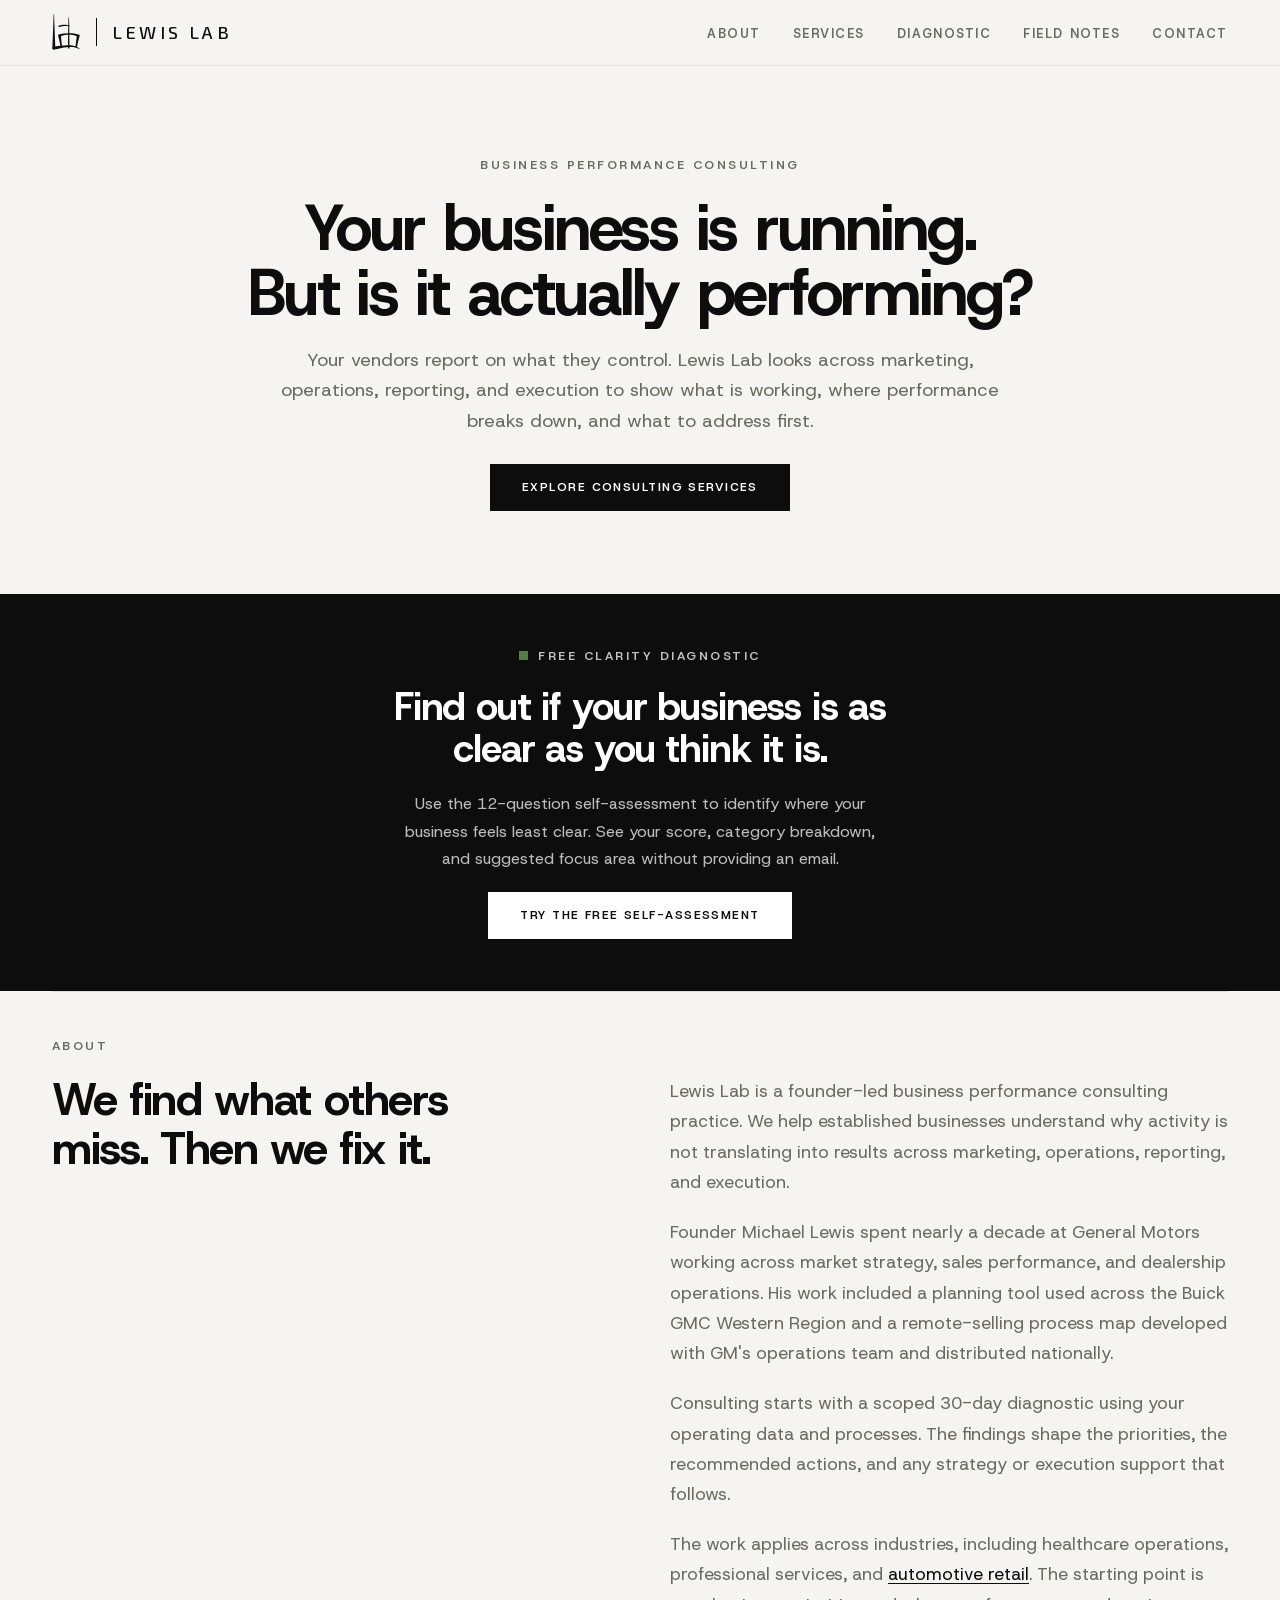
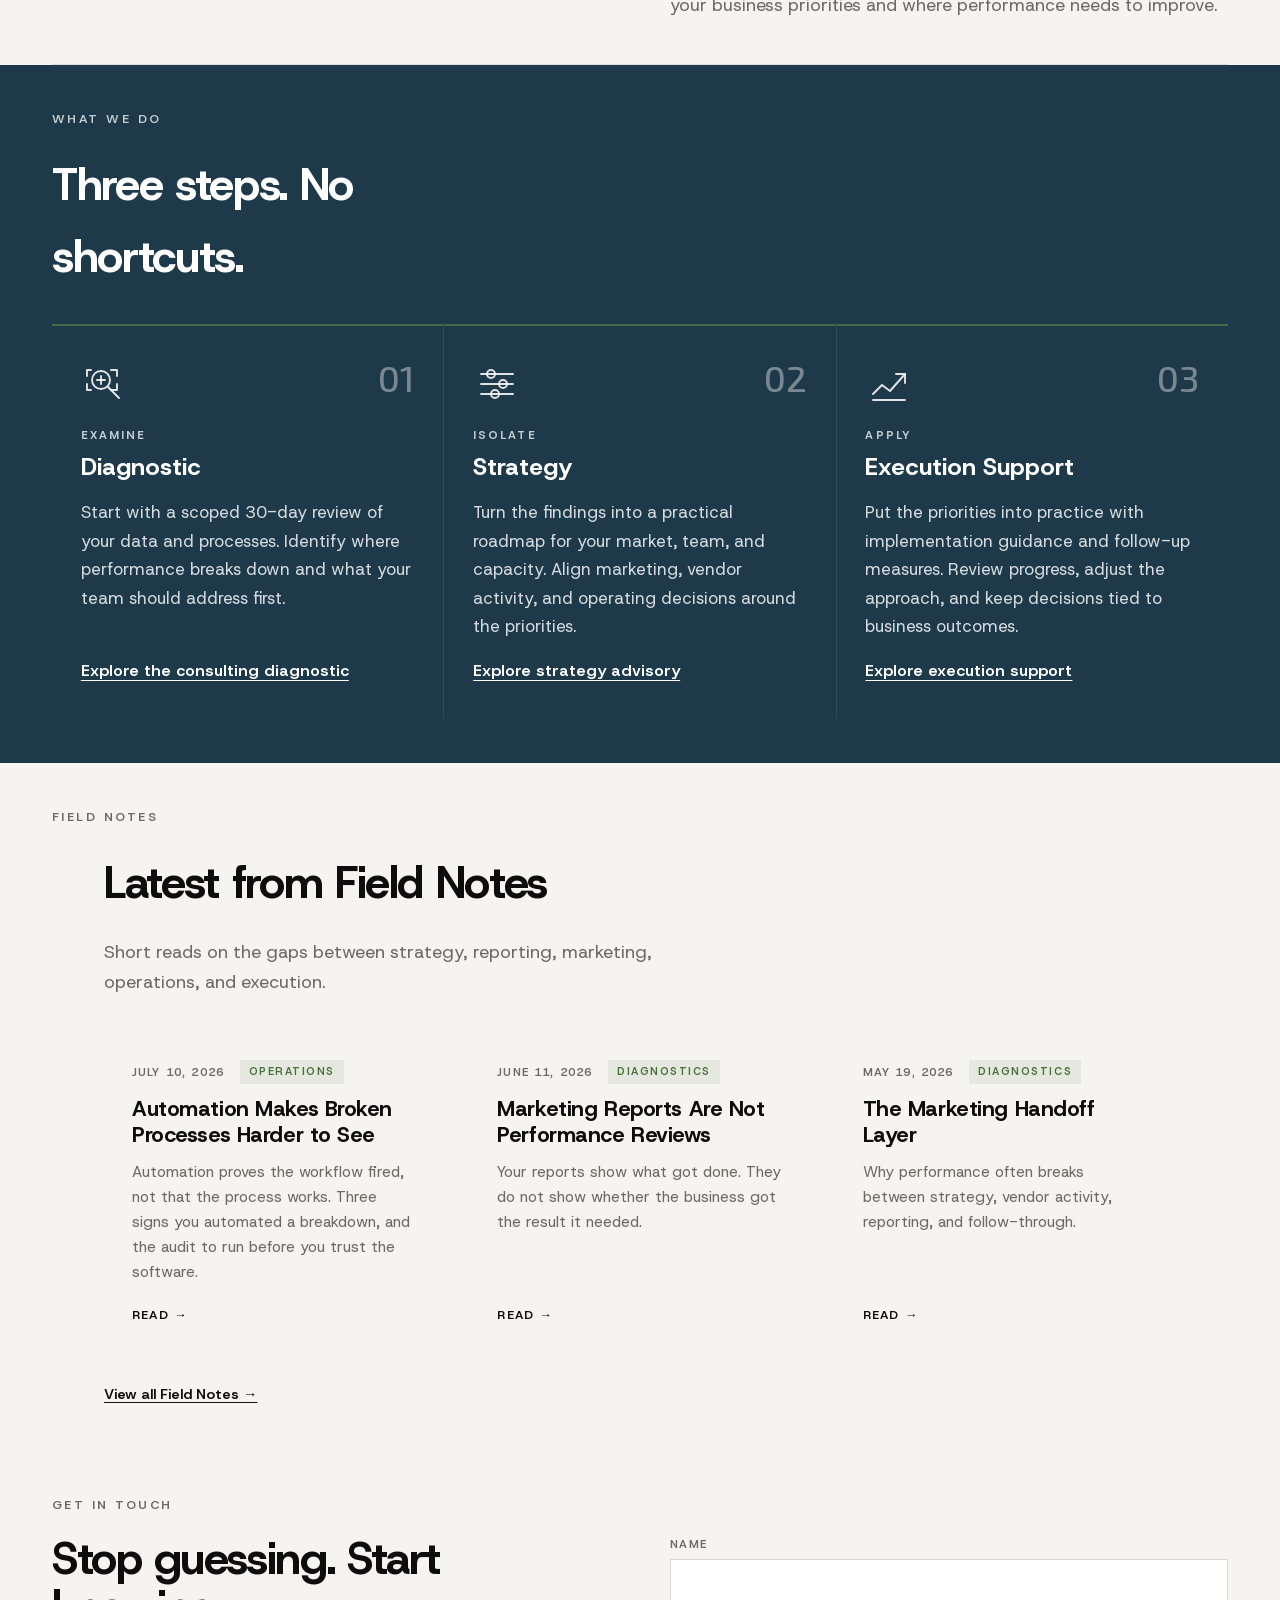
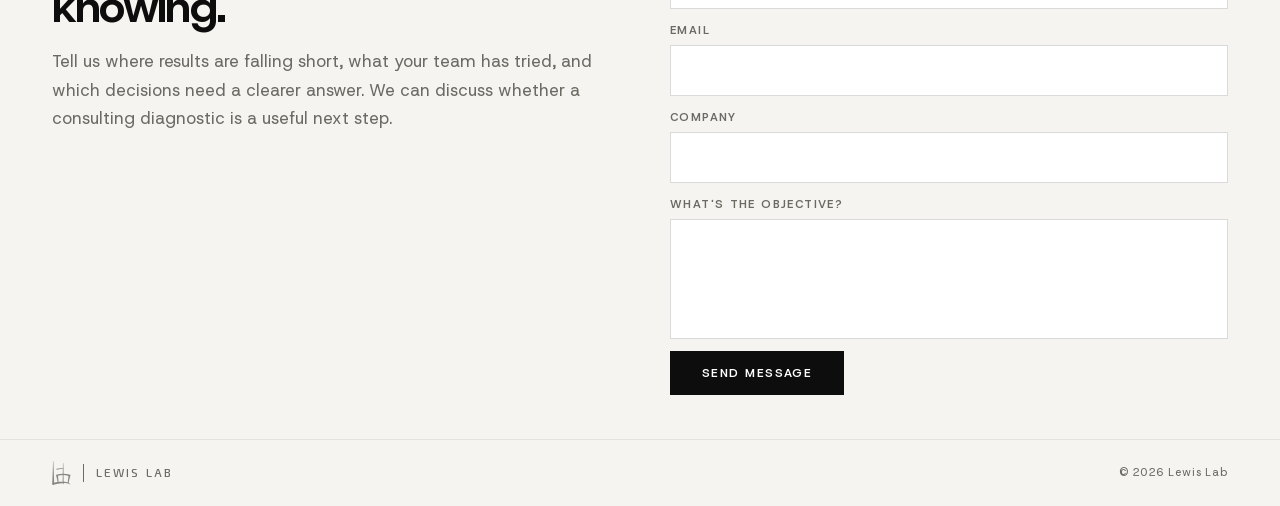
<file: index.html>
<!DOCTYPE html>
<html lang="en">
<head>
  <meta charset="UTF-8" />
  <meta name="viewport" content="width=device-width, initial-scale=1.0" />
  <link rel="preload" href="/assets/fonts/host-grotesk-latin-v5.woff2" as="font" type="font/woff2" crossorigin />
  <!-- HOME STYLES START: generated by scripts/sync-home-styles.mjs -->
  <style id="home-styles">
/* ============================================================
   Lewis Lab: Shared Stylesheet
   styles.css
   Root-level pages: <link rel="stylesheet" href="styles.css">
   Post pages (/posts/): <link rel="stylesheet" href="../styles.css">
   ============================================================ */


/* Serve the existing variable fonts locally, without a third-party stylesheet. */
@font-face {
  font-family: "Host Grotesk";
  font-style: normal;
  font-weight: 400 700;
  font-display: swap;
  src: url("/assets/fonts/host-grotesk-latin-v5.woff2") format("woff2");
}

@font-face {
  font-family: "Exo 2";
  font-style: normal;
  font-weight: 400 700;
  font-display: swap;
  src: url("/assets/fonts/exo-2-latin-v26.woff2") format("woff2");
}

/* ── RESET ── */
*, *::before, *::after {
  box-sizing: border-box;
  margin: 0;
  padding: 0;
}


/* ── TOKENS ── */
:root {
  --ink:       #0D0D0D;
  --moss:      #527D45;
  --moss-text: #496F3D;
  --prussian:  #1E3A4A;
  --parchment: #F5F4F0;
  --stone:     #6B6B64;
  --white:     #FFFFFF;
  --display:   "Host Grotesk", "Helvetica Neue", Helvetica, Arial, sans-serif;
  --body:      "Host Grotesk", sans-serif;
  --wordmark:  "Exo 2", sans-serif;
  --pad:       3.25rem;
}


/* ── BASE ── */
html {
  font-size: 16px;
  scroll-behavior: smooth;
  scroll-padding-top: 4rem;
  text-decoration-skip-ink: none;
  -webkit-font-smoothing: antialiased;
  -moz-osx-font-smoothing: grayscale;
}

body {
  background: var(--parchment);
  color: var(--ink);
  font-family: var(--body);
  font-weight: 400;
  line-height: 1.6;
  -webkit-font-smoothing: antialiased;
}


/* ── NAV ── */
nav {
  position: fixed;
  top: 0; left: 0; right: 0;
  z-index: 100;
  background: var(--parchment);
  border-bottom: 1px solid rgba(13,13,13,0.08);
  padding: 0.9rem var(--pad);
  display: flex;
  align-items: center;
  justify-content: space-between;
}

.nav-logo {
  display: flex;
  align-items: center;
  gap: 0;
  text-decoration: none;
  flex-shrink: 0;
}

.nav-logo-mark {
  height: 36px;
  width: auto;
  display: block;
  flex-shrink: 0;
}

.nav-logo-divider {
  width: 1px;
  height: 28px;
  background: var(--ink);
  margin: 0 16px;
  flex-shrink: 0;
}

.nav-logo-text {
  font-family: var(--wordmark);
  font-weight: 500;
  font-size: 18px;
  letter-spacing: 0.2em;
  text-transform: uppercase;
  color: var(--ink);
  line-height: 1;
  white-space: nowrap;
}

.nav-links {
  display: flex;
  gap: 2rem;
  list-style: none;
  align-items: center;
}

.nav-links a {
  position: relative;
  font-family: var(--body);
  font-size: 0.8rem;
  font-weight: 600;
  letter-spacing: 0.12em;
  text-transform: uppercase;
  color: var(--stone);
  text-decoration: none;
  transition: color 0.2s;
}

.nav-links a::after {
  content: "";
  position: absolute;
  left: 0;
  right: 0;
  bottom: -0.35rem;
  height: 1px;
  background: var(--ink);
  transform: scaleX(0);
  transform-origin: center;
  transition: transform 0.2s ease;
}

.nav-links a:hover,
.nav-links a:focus {
  color: var(--ink);
}

.nav-links a:hover::after,
.nav-links a:focus::after {
  transform: scaleX(1);
}

.nav-links a:is([aria-current="page"], [aria-current="true"]) { color: var(--ink); }
.nav-links a:is([aria-current="page"], [aria-current="true"])::after { transform: scaleX(1); }

/* Desktop: About is visible */
.mobile-hide { display: inline; }


/* ── FOOTER ── */
footer {
  padding: 1.3rem var(--pad);
  border-top: 1px solid rgba(13,13,13,0.08);
  display: flex;
  justify-content: space-between;
  align-items: center;
}

.footer-logo {
  display: flex;
  align-items: center;
}

.footer-logo-mark {
  height: 24px;
  width: auto;
  display: block;
}

.footer-logo-divider {
  width: 1px;
  height: 18px;
  background: var(--stone);
  margin: 0 12px;
}

.footer-logo-text {
  font-family: var(--wordmark);
  font-weight: 500;
  font-size: 12px;
  letter-spacing: 0.18em;
  text-transform: uppercase;
  color: var(--stone);
}

footer span {
  font-size: 0.7rem;
  color: var(--stone);
  letter-spacing: 0.08em;
}


/* ── SECTION / LAYOUT ── */
.section {
  padding: 2.75rem var(--pad);
}

.rule {
  border: none;
  border-top: 1px solid rgba(13,13,13,0.1);
  margin: 0 var(--pad);
}


/* ── TYPOGRAPHY ── */
.context-link {
  color: var(--ink);
  text-underline-offset: 0.2em;
}

.context-link:hover { color: var(--moss-text); }

.report-link { white-space: nowrap; }

.section-label {
  font-family: var(--body);
  font-size: 0.78rem;
  font-weight: 600;
  letter-spacing: 0.2em;
  text-transform: uppercase;
  color: var(--stone);
  margin-bottom: 1.25rem;
}


/* ── BUTTONS / CTA ── */
.hero-cta,
.page-hero-cta,
.post-cta {
  display: inline-block;
  font-family: var(--body);
  font-size: 0.75rem;
  font-weight: 600;
  letter-spacing: 0.12em;
  text-transform: uppercase;
  color: var(--white);
  background: var(--ink);
  padding: 0.875rem 2rem;
  text-decoration: none;
  white-space: nowrap;
  transition: background 0.2s;
}

.hero-cta:hover,
.hero-cta:focus,
.hero-cta:active,
.page-hero-cta:hover,
.page-hero-cta:focus,
.post-cta:hover,
.post-cta:focus,
.post-cta:active {
  background: var(--moss);
}

.post-cta {
  margin-top: 0.5rem;
}

.contact-form button {
  font-family: var(--body);
  font-size: 0.75rem;
  font-weight: 600;
  letter-spacing: 0.12em;
  text-transform: uppercase;
  color: var(--white);
  background: var(--ink);
  border: none;
  padding: 0.875rem 2rem;
  cursor: pointer;
  transition: background 0.2s;
  align-self: flex-start;
  white-space: nowrap;
}

.contact-form button:hover,
.contact-form button:focus,
.contact-form button:active {
  background: var(--moss);
}


/* ── CONTACT FORM ── */
.contact-grid {
  display: grid;
  grid-template-columns: 1fr 1fr;
  gap: 3.75rem;
  align-items: start;
}

.contact-heading {
  font-family: var(--display);
  font-size: clamp(2rem, 3.5vw, 3.5rem);
  font-weight: 700;
  line-height: 1.08;
  letter-spacing: -0.03em;
}

.contact-sub {
  font-size: 1.05rem;
  color: var(--stone);
  line-height: 1.7;
  margin-top: 1rem;
}

.contact-form {
  display: flex;
  flex-direction: column;
  gap: 0.75rem;
}

.contact-form label {
  display: block;
  font-size: 0.72rem;
  font-weight: 600;
  letter-spacing: 0.12em;
  text-transform: uppercase;
  color: var(--stone);
  margin-bottom: 0.35rem;
}

.contact-field {
  display: flex;
  flex-direction: column;
}

.contact-form input,
.contact-form textarea {
  font-family: var(--body);
  font-size: 0.9rem;
  color: var(--ink);
  background: var(--white);
  border: 1.5px solid rgba(13,13,13,0.15);
  padding: 0.9rem 1.1rem;
  outline: none;
  width: 100%;
  transition: border-color 0.2s;
  resize: none;
}

.contact-form input:focus,
.contact-form textarea:focus {
  border-color: var(--ink);
}

.contact-form textarea {
  min-height: 120px;
}


/* Content stays visible until the shared script prepares an entrance. */
@media screen and (prefers-reduced-motion: no-preference) {
  .reveal.is-pending {
    opacity: 0;
    translate: 0 8px;
  }

  .reveal.is-entering {
    animation: reveal-in 0.48s cubic-bezier(0.22, 0.61, 0.36, 1) both;
  }
}

@keyframes reveal-in {
  from { opacity: 0; translate: 0 8px; }
  to { opacity: 1; translate: 0 0; }
}


/* ── INTERNAL PAGE LAYOUT SYSTEM ── */
.internal-page main {
  padding-top: 4.5rem;
}

.ll-container {
  max-width: 72rem;
  width: calc(100% - 2 * var(--pad));
  margin-left: auto;
  margin-right: auto;
}

.ll-page-hero {
  padding: 3.5rem 0 3rem;
  max-width: 56rem;
}

.ll-page-label {
  font-family: var(--body);
  font-size: 0.78rem;
  font-weight: 600;
  letter-spacing: 0.2em;
  text-transform: uppercase;
  color: var(--stone);
  margin-bottom: 1.25rem;
}

.ll-page-title {
  font-family: var(--display);
  font-size: clamp(2.4rem, 4vw, 4.25rem);
  font-weight: 700;
  line-height: 1.04;
  letter-spacing: -0.035em;
  color: var(--ink);
  max-width: 20ch;
  margin-bottom: 1.5rem;
}

.ll-page-sub {
  font-size: 1.1rem;
  color: var(--stone);
  line-height: 1.7;
  max-width: 52ch;
  margin-bottom: 2rem;
}

.ll-page-rule {
  border: none;
  border-top: 1px solid rgba(13,13,13,0.1);
  max-width: 72rem;
  width: calc(100% - 2 * var(--pad));
  margin-left: auto;
  margin-right: auto;
}

.ll-section {
  padding: 4rem 0;
}

@media (max-width: 768px) {
  .ll-page-hero {
    padding: 3rem 0 2.5rem;
  }
  .ll-section {
    padding: 2rem 0 4rem;
  }
}

/* ── BLOG LISTING ── */
.page-header {
  padding: 7rem var(--pad) 3rem;
  border-bottom: 1px solid rgba(13,13,13,0.1);
}

.page-header .section-label {
  font-size: 0.78rem;
  margin-bottom: 1.25rem;
}

.page-header h1 {
  font-family: var(--display);
  font-size: clamp(2rem, 3.5vw, 3.5rem);
  font-weight: 700;
  line-height: 1.08;
  letter-spacing: -0.03em;
  color: var(--ink);
  max-width: 24ch;
  margin-bottom: 0;
}

.page-header p {
  font-size: 1.1rem;
  color: var(--stone);
  line-height: 1.65;
  max-width: 52ch;
}

.blog-section {
  padding: 3.5rem var(--pad) 5rem;
}

.post-grid {
  display: grid;
  grid-template-columns: repeat(3, 1fr);
  gap: 2px;
  background: rgba(13,13,13,0.08);
}

@media (min-width: 769px) {
  .post-grid {
    grid-template-columns: repeat(2, 1fr);
  }
}

.post-card { background: var(--parchment); }

.post-card-inner {
  display: flex;
  flex-direction: column;
  gap: 0.75rem;
  padding: 2rem 1.75rem;
  text-decoration: none;
  color: inherit;
  height: 100%;
  border-top: 2px solid transparent;
  transition: border-color 0.2s ease, background 0.2s ease;
}

.post-card-inner:hover {
  border-color: var(--moss);
  background: var(--white);
}

.post-meta {
  display: flex;
  align-items: center;
  gap: 1rem;
}

.post-meta time {
  font-size: 0.72rem;
  font-weight: 600;
  letter-spacing: 0.1em;
  text-transform: uppercase;
  color: var(--stone);
}

.post-category {
  font-size: 0.68rem;
  font-weight: 600;
  letter-spacing: 0.14em;
  text-transform: uppercase;
  color: var(--moss-text);
  background: rgba(82,125,69,0.1);
  padding: 0.2rem 0.55rem;
}

.post-title {
  font-family: var(--display);
  font-size: 1.35rem;
  font-weight: 700;
  line-height: 1.2;
  letter-spacing: -0.02em;
  color: var(--ink);
}

.post-excerpt {
  font-size: 0.95rem;
  color: var(--stone);
  line-height: 1.65;
  flex: 1;
}

.post-read-more {
  font-size: 0.78rem;
  font-weight: 600;
  letter-spacing: 0.1em;
  text-transform: uppercase;
  color: var(--ink);
  margin-top: 0.5rem;
}


/* ── BLOG POST TEMPLATE ── */
.post-header {
  padding: 7rem var(--pad) 3rem;
  max-width: 780px;
  margin: 0 auto;
}

/* .post-meta defined above (shared with listing) */

.post-header .post-meta {
  margin-bottom: 1.5rem;
}

/* post-title in post context (larger than listing context) */
.post-header .post-title {
  font-size: clamp(2.25rem, 4.5vw, 3.75rem);
  line-height: 1.06;
  letter-spacing: -0.035em;
  margin-bottom: 1.25rem;
}

.post-dek {
  font-size: 1.2rem;
  color: var(--stone);
  line-height: 1.6;
  max-width: 58ch;
}

.post-header .post-author {
  font-size: 0.8rem;
  line-height: 1.4;
  color: var(--stone);
  font-weight: 600;
  letter-spacing: 0.08em;
  margin-top: -0.75rem;
  margin-bottom: 1.25rem;
}

.post-rule {
  border: none;
  border-top: 1px solid rgba(13,13,13,0.1);
  max-width: 780px;
  margin: 0 auto;
}

.post-body {
  padding: 3rem var(--pad) 5rem;
  max-width: 780px;
  margin: 0 auto;
}

.post-body p {
  font-size: 1.1rem;
  line-height: 1.8;
  color: var(--ink);
  margin-bottom: 1.75rem;
}

.post-body p:last-child { margin-bottom: 0; }

.post-body strong {
  font-weight: 700;
  color: var(--ink);
}

.post-body h2 {
  font-family: var(--display);
  font-size: 1.45rem;
  font-weight: 700;
  line-height: 1.2;
  letter-spacing: -0.02em;
  color: var(--ink);
  margin-top: 2.75rem;
  margin-bottom: 1rem;
}

.post-body a:not(.post-cta) {
  color: var(--moss-text);
  text-decoration: underline;
  text-decoration-thickness: 1px;
  text-underline-offset: 0.16em;
}

.post-body a:not(.post-cta):hover,
.post-body a:not(.post-cta):focus {
  color: var(--prussian);
  text-decoration-color: var(--prussian);
}

.post-body a[target="_blank"]:not(.post-cta) {
  color: var(--ink);
  text-decoration-color: rgba(13, 13, 13, 0.45);
}

.post-body a[target="_blank"]:not(.post-cta):hover,
.post-body a[target="_blank"]:not(.post-cta):focus {
  color: var(--moss-text);
  text-decoration-color: var(--moss-text);
}

.post-body .post-cta {
  color: var(--white);
  text-decoration: none;
  max-width: 100%;
  white-space: normal;
  text-align: center;
}

.post-body .post-cta:hover,
.post-body .post-cta:focus,
.post-body .post-cta:active {
  color: var(--white);
  text-decoration: none;
}

.stat-callout {
  border-left: 3px solid var(--moss);
  padding: 1.25rem 1.5rem;
  margin: 2.25rem 0;
  background: rgba(82,125,69,0.06);
}

.stat-callout p {
  font-size: 1.35rem;
  font-weight: 700;
  line-height: 1.4;
  color: var(--ink);
  margin-bottom: 0;
}

.stat-callout span {
  display: block;
  font-size: 0.8rem;
  font-weight: 600;
  letter-spacing: 0.1em;
  text-transform: uppercase;
  color: var(--stone);
  margin-top: 0.4rem;
}

.stat-callout .callout-source {
  text-transform: none;
  letter-spacing: 0.02em;
  font-weight: 500;
  color: var(--stone);
}

.diagnostic-box {
  border: 1.5px solid rgba(13,13,13,0.12);
  padding: 2rem;
  margin: 2.5rem 0;
  background: var(--white);
}

.diagnostic-box p.box-label {
  font-size: 0.72rem;
  font-weight: 600;
  letter-spacing: 0.18em;
  text-transform: uppercase;
  color: var(--moss);
  margin-bottom: 1rem;
}

.diagnostic-box ol {
  list-style: none;
  counter-reset: diag;
  display: flex;
  flex-direction: column;
  gap: 1rem;
}

.diagnostic-box ol li {
  counter-increment: diag;
  display: flex;
  gap: 1rem;
  font-size: 1rem;
  line-height: 1.6;
  color: var(--ink);
}

.diagnostic-box ol li::before {
  content: counter(diag);
  font-family: var(--wordmark);
  font-size: 1.1rem;
  font-weight: 600;
  color: var(--stone);
  flex-shrink: 0;
  width: 1.5rem;
  padding-top: 0.05rem;
}

.source-note {
  border-top: 1px solid rgba(13,13,13,0.12);
  margin-top: 3rem;
  padding-top: 1.5rem;
}

.source-note p.source-label {
  font-size: 0.72rem;
  font-weight: 600;
  letter-spacing: 0.18em;
  text-transform: uppercase;
  color: var(--stone);
  margin-bottom: 0.9rem;
}

.source-note ul {
  display: flex;
  flex-direction: column;
  gap: 0.7rem;
  list-style: none;
}

.source-note li {
  font-size: 0.92rem;
  line-height: 1.55;
  color: var(--stone);
}

.source-note a {
  color: var(--ink);
  text-decoration: underline;
  text-decoration-thickness: 1px;
  text-underline-offset: 0.18em;
}

.source-note a:hover { color: var(--moss-text); }

.back-link {
  display: block;
  font-size: 0.78rem;
  font-weight: 600;
  letter-spacing: 0.1em;
  text-transform: uppercase;
  color: var(--stone);
  text-decoration: none;
  padding: 2rem var(--pad) 0;
  transition: color 0.2s;
}

.back-link:hover { color: var(--ink); }


/* ── RESPONSIVE: 768px ── */
@media (max-width: 768px) {
  :root { --pad: 1.5rem; }

  nav {
    padding: 0.85rem 1.2rem;
  }

  .nav-logo-mark  { height: 28px; }

  .nav-logo-text  {
    font-size: 14px;
    letter-spacing: 0.15em;
  }

  .nav-logo-divider {
    margin: 0 10px;
    height: 22px;
  }

  .nav-links {
    gap: 0.7rem;
  }

  .nav-links a {
    font-size: 0.64rem;
    letter-spacing: 0.07em;
  }

  .nav-links a::after {
    display: none;
  }

  footer {
    flex-direction: column;
    gap: 0.75rem;
    text-align: center;
  }

  .contact-grid {
    grid-template-columns: 1fr;
    gap: 2rem;
  }

  .contact-form input,
  .contact-form textarea {
    padding: 0.8rem 1rem;
  }

  .page-header {
    padding: 7.5rem var(--pad) 2rem;
  }

  .blog-section {
    padding: 0 0 4rem;
  }

  .post-grid {
    display: block;
    background: none;
    gap: 0;
    border-top: 1px solid rgba(13,13,13,0.1);
  }

  .post-card {
    background: none;
    border-bottom: 1px solid rgba(13,13,13,0.1);
  }

  .post-card-inner {
    padding: 1.5rem var(--pad);
    border-top: none;
    gap: 0.6rem;
  }

  .post-card-inner:hover {
    background: none;
    border-color: transparent;
  }

  .post-read-more {
    color: var(--moss-text);
  }

  .post-header {
    padding: 5.5rem var(--pad) 2.25rem;
  }

  .post-body {
    padding: 2.5rem var(--pad) 4rem;
  }

  .post-body p { font-size: 1rem; }

  .stat-callout p { font-size: 1.15rem; }
}


/* ── RESPONSIVE: 640px ── */
@media (max-width: 640px) {
  /* Hide About on mobile */
  .mobile-hide {
    display: none;
  }

  nav {
    flex-direction: column;
    align-items: flex-start;
    gap: 0.72rem;
    padding: 0.85rem 0.95rem 0.75rem;
  }

  .nav-links {
    width: 100%;
    justify-content: space-between;
    gap: 0.55rem;
  }

  .nav-links a {
    font-size: 0.62rem;
    letter-spacing: 0.065em;
    white-space: nowrap;
  }
}


/* ── RESPONSIVE: 430px ── */
@media (max-width: 430px) {
  nav {
    padding-left: 0.95rem;
    padding-right: 0.95rem;
  }

  .nav-logo-mark {
    height: 27px;
  }

  .nav-logo-divider {
    margin: 0 8px;
    height: 21px;
  }

  .nav-logo-text {
    font-size: 13px;
    letter-spacing: 0.13em;
  }

  .nav-links {
    gap: 0.68rem;
  }

  .nav-links a {
    font-size: 0.63rem;
    letter-spacing: 0.06em;
  }
}


/* ════════════════════════════════════════════════
   INDEX PAGE: homepage-specific styles
   ════════════════════════════════════════════════ */


.hero {
  padding: 7rem var(--pad) 2.75rem;
  min-height: min(620px, 66vh);
  display: flex;
  flex-direction: column;
  justify-content: center;
  align-items: center;
  text-align: center;
}

.hero-headline {
  font-family: var(--display);
  font-size: clamp(3rem, 5vw, 5.35rem);
  font-weight: 700;
  line-height: 1.02;
  letter-spacing: -0.035em;
  color: var(--ink);
  max-width: 14.5ch;
  margin: 0 auto 1.25rem;
}

.hero-headline .desktop-line { display: block; }
.hero-headline .mobile-line  { display: none; }

.hero-sub {
  font-size: 1.15rem;
  color: var(--stone);
  line-height: 1.65;
  max-width: 56ch;
  margin: 0 auto 1.75rem;
}

.about-grid {
  display: grid;
  grid-template-columns: 1fr 1fr;
  gap: 3.75rem;
  align-items: start;
}

.about-heading {
  font-family: var(--display);
  font-size: clamp(2rem, 3.5vw, 3.5rem);
  font-weight: 700;
  line-height: 1.08;
  letter-spacing: -0.03em;
  max-width: 14ch;
}

.about-body {
  font-size: 1.08rem;
  color: var(--stone);
  line-height: 1.75;
}

.about-body p + p { margin-top: 1.25rem; }

.services {
  background: var(--prussian);
  color: var(--white);
}

.services .section-label {
  color: rgba(255,255,255,0.53);
}

.services-heading {
  font-family: var(--display);
  font-size: clamp(2rem, 3.5vw, 3.5rem);
  font-weight: 700;
  letter-spacing: -0.03em;
  margin-bottom: 2rem;
  max-width: 14ch;
  color: var(--white);
}

.services-grid {
  display: grid;
  grid-template-columns: repeat(3, 1fr);
  gap: 1px;
  background: rgba(255,255,255,0.08);
}

.service-card {
  position: relative;
  overflow: hidden;
  background: var(--prussian);
  border-top: 2px solid rgba(82,125,69,0.72);
  padding: 2.1rem 1.8rem;
  transition: background 0.25s ease, border-color 0.25s ease;
}

.service-card:hover {
  background: #223F50;
  border-color: #527D45;
}

.service-topline {
  display: flex;
  align-items: flex-start;
  justify-content: space-between;
  gap: 1rem;
  margin-bottom: 1.15rem;
}

.service-icon {
  width: 48px;
  height: 48px;
  color: rgba(255,255,255,0.86);
  flex: 0 0 48px;
  transition: color 0.25s ease;
}

.service-card:hover .service-icon {
  color: var(--white);
}

.service-icon svg {
  width: 48px;
  height: 48px;
  fill: none !important;
  stroke: currentColor !important;
  stroke-width: 1.9;
  stroke-linecap: round;
  stroke-linejoin: round;
  display: block;
}

.service-num {
  font-family: var(--wordmark);
  font-size: 2.25rem;
  font-weight: 500;
  color: rgba(255,255,255,0.40);
  line-height: 1;
  margin-bottom: 0;
}

.service-method {
  font-size: 0.72rem;
  font-weight: 700;
  letter-spacing: 0.18em;
  text-transform: uppercase;
  color: rgba(255,255,255,0.60);
  margin-bottom: 0.55rem;
}

.service-title {
  font-family: var(--display);
  font-size: 1.5rem;
  font-weight: 700;
  margin-bottom: 1rem;
  line-height: 1.2;
  color: var(--white);
}

.service-desc {
  font-size: 1.05rem;
  color: rgba(255,255,255,0.55);
  line-height: 1.7;
}

/* Mobile overrides for index-specific elements */
@media (max-width: 768px) {
  .hero {
    min-height: auto;
    padding: 5.25rem var(--pad) 2.25rem;
    text-align: left;
    align-items: flex-start;
  }

  .hero-headline {
    font-size: clamp(2.35rem, 9.8vw, 3.15rem);
    line-height: 1.03;
    letter-spacing: -0.05em;
    max-width: 12.5ch;
    margin: 0 0 1.05rem;
  }

  .hero-headline .desktop-line { display: none; }
  .hero-headline .mobile-line  { display: block; }
  .hero-headline .mobile-line + .mobile-line { margin-top: 0; }
  .hero-headline .hero-question { margin-top: 0.18em; }

  .hero-sub {
    max-width: 100%;
    font-size: 1.02rem;
    line-height: 1.52;
    margin: 0 0 1.4rem;
  }

  .hero-cta {
    display: block;
    width: min(100%, 22rem);
    margin-left: auto;
    margin-right: auto;
    text-align: center;
  }

  .section { padding: 2rem var(--pad) 2.25rem; }

  #about.section { padding-top: 1.7rem; }

  .section-label { margin-bottom: 0.75rem; }

  .about-grid { grid-template-columns: 1fr; gap: 1.25rem; }

  .services-grid { grid-template-columns: 1fr; }

  .service-card { padding: 2rem 1.5rem; }

  .service-topline { margin-bottom: 0.9rem; }

  .service-icon,
  .service-icon svg {
    width: 42px;
    height: 42px;
  }

  .service-desc { font-size: 0.98rem; line-height: 1.6; }

  .about-heading,
  .services-heading,
  .contact-heading {
    font-size: clamp(2.05rem, 8.4vw, 2.8rem);
    line-height: 1.07;
    letter-spacing: -0.04em;
  }

  .about-body { font-size: 1rem; line-height: 1.6; }
}

@media (max-width: 640px) {
  .hero { padding-top: 7.25rem; }
}

@media (max-width: 430px) {
  .hero {
    padding-top: 7.25rem;
    padding-bottom: 2rem;
  }
}

.diagnostic-feature {
  padding: 3.25rem var(--pad);
  background: var(--ink);
  color: var(--white);
  text-align: center;
}

.diagnostic-feature-inner {
  max-width: 48rem;
  width: 100%;
  margin: 0 auto;
  display: flex;
  flex-direction: column;
  align-items: center;
  gap: 1.25rem;
}

.diagnostic-feature .section-label {
  color: rgba(255,255,255,0.75);
}

.diagnostic-feature .section-label::before {
  content: "";
  display: inline-block;
  width: 0.55rem;
  height: 0.55rem;
  background: var(--moss);
  margin-right: 0.65rem;
  vertical-align: 0.02em;
}

.diagnostic-feature-heading {
  font-family: var(--display);
  font-size: clamp(1.9rem, 3vw, 2.75rem);
  font-weight: 700;
  line-height: 1.1;
  letter-spacing: -0.03em;
  color: var(--white);
  margin-bottom: 1.25rem;
  max-width: 20ch;
  margin-left: auto;
  margin-right: auto;
}

.diagnostic-feature-body {
  font-size: 1rem;
  line-height: 1.7;
  color: rgba(255,255,255,0.72);
  max-width: 48ch;
  margin-left: auto;
  margin-right: auto;
}

.diagnostic-feature-cta-col {
  display: flex;
  flex-direction: column;
  align-items: center;
  gap: 0.75rem;
}

.diagnostic-feature .hero-cta {
  background: var(--white);
  color: var(--ink);
}

.diagnostic-feature .hero-cta:hover,
.diagnostic-feature .hero-cta:focus,
.diagnostic-feature .hero-cta:active {
  background: var(--moss);
  color: var(--white);
}

.diagnostic-feature-note {
  font-size: 0.72rem;
  font-weight: 600;
  letter-spacing: 0.1em;
  text-transform: uppercase;
  color: rgba(255,255,255,0.5);
}

@media (max-width: 768px) {
  .diagnostic-feature {
    text-align: left;
  }
  .diagnostic-feature-inner {
    align-items: flex-start;
  }
  .diagnostic-feature-heading {
    margin-left: 0;
    margin-right: 0;
  }
  .diagnostic-feature-body {
    margin-left: 0;
    margin-right: 0;
  }
  .diagnostic-feature-cta-col {
    align-items: flex-start;
  }
  .diagnostic-feature .hero-cta {
    width: auto;
    margin-left: 0;
    margin-right: 0;
    text-align: center;
  }
}

.hero-cta,
.diagnostic-feature .hero-cta {
  -webkit-tap-highlight-color: transparent;
  touch-action: manipulation;
}

@media (hover: none) and (pointer: coarse) {
  .hero-cta:hover,
  .hero-cta:focus,
  .hero-cta:active {
    background: var(--ink);
    color: var(--white);
  }
  .diagnostic-feature .hero-cta:hover,
  .diagnostic-feature .hero-cta:focus,
  .diagnostic-feature .hero-cta:active {
    background: var(--white);
    color: var(--ink);
  }
}
.field-notes-heading {
  font-family: var(--display);
  font-size: clamp(2rem, 3.5vw, 3.5rem);
  font-weight: 700;
  letter-spacing: -0.03em;
  margin-bottom: 2rem;
  max-width: 20ch;
  color: var(--ink);
}

#field-notes .post-grid {
  grid-template-columns: repeat(3, 1fr);
  background: none;
  gap: 1.5rem;
}

#field-notes .post-card {
  background: var(--parchment);
}

@media (max-width: 900px) {
  #field-notes .post-grid {
    grid-template-columns: 1fr;
    display: block;
    border-top: 1px solid rgba(13,13,13,0.1);
    gap: 0;
  }
  #field-notes .post-card {
    background: none;
    border-bottom: 1px solid rgba(13,13,13,0.1);
  }
}

/* ── Global anchor offset: mobile ── */
@media (max-width: 640px) {
  html {
    scroll-padding-top: 7rem;
  }
}

/* ── Field Notes homepage section ── */
#field-notes.section {
  padding-top: 2.75rem;
  padding-bottom: 2.75rem;
}

.field-notes-heading {
  margin-bottom: 1.25rem;
}

.field-notes-intro {
  margin-bottom: 1.75rem;
}

.field-notes-cta-wrap {
  margin-top: 1.5rem;
}

.field-notes-cta {
  font-family: var(--body);
  font-size: 0.9rem;
  font-weight: 600;
  color: var(--ink);
  text-decoration: underline;
  text-underline-offset: 3px;
}

/* Shared keyboard navigation and motion preferences. */
.skip-link {
  position: fixed;
  top: 0.75rem;
  left: 1rem;
  z-index: 1000;
  padding: 0.75rem 1rem;
  color: var(--white);
  background: var(--ink);
  transform: translateY(-200%);
}
.skip-link:focus { transform: none; }

main:focus { outline: none; }
@media (prefers-reduced-motion: reduce) {
  html { scroll-behavior: auto; }
  *, *::before, *::after {
    animation: none !important;
    transition: none !important;
    scroll-behavior: auto !important;
  }
}

/* Styles for the home and services pages. */
.home-page :focus-visible,
.services-page :focus-visible {
  outline: 3px solid currentColor;
  outline-offset: 4px;
}
.home-page main:focus,
.services-page main:focus { outline: none; }
.consulting-actions {
  display: flex;
  align-items: center;
  flex-wrap: wrap;
  gap: 1rem 1.75rem;
}
.home-page .hero .consulting-actions { justify-content: center; }
.consulting-actions :is(.hero-cta, .page-hero-cta) {
  white-space: normal;
  text-align: center;
  min-height: 44px;
}
.consulting-secondary,
.consulting-actions .context-link {
  display: inline-flex;
  align-items: center;
  min-height: 44px;
  font-size: 1rem;
  font-weight: 600;
  color: var(--ink);
  text-underline-offset: 0.25em;
}
.consulting-secondary:hover,
.consulting-actions .context-link:hover { color: var(--moss-text); }
.home-page .hero .section-label { margin-bottom: 1.25rem; }
.home-page .service-card {
  display: flex;
  flex-direction: column;
}
.home-page .service-desc { color: #D2DADF; }
.home-page .services .section-label,
.home-page .service-method { color: #C1CCD2; }
.home-page .service-detail-link {
  display: inline-flex;
  align-items: center;
  min-height: 44px;
  align-self: flex-start;
  padding-top: 1rem;
  margin-top: auto;
  color: var(--white);
  font-size: 1rem;
  font-weight: 600;
  text-underline-offset: 0.25em;
}
.consulting-offer-grid {
  display: grid;
  grid-template-columns: repeat(3, minmax(0, 1fr));
  gap: 1.5rem;
  margin-top: 2rem;
}
.consulting-offer {
  display: flex;
  flex-direction: column;
  padding: 1.5rem;
  border-top: 3px solid var(--moss);
  background: var(--white);
  scroll-margin-top: 6rem;
}
.consulting-offer-label {
  font-size: 0.85rem;
  font-weight: 600;
  color: var(--stone);
  margin-bottom: 1rem;
}
.consulting-offer h3 {
  font-size: 1.45rem;
  line-height: 1.2;
  letter-spacing: -0.02em;
  margin-bottom: 1rem;
}
.consulting-offer p:not(.consulting-offer-label) {
  font-size: 1rem;
  line-height: 1.7;
  color: var(--stone);
  margin-bottom: 1rem;
}
.consulting-offer > p:last-child { margin-bottom: 0; }
.consulting-offer strong { color: var(--ink); }
.consulting-offer a {
  display: inline-flex;
  align-items: center;
  min-height: 44px;
  align-self: flex-start;
  margin-top: auto;
  font-size: 1rem;
  font-weight: 600;
}
.services-page .consulting-offers .sp-heading-wide { max-width: 28ch; }
.services-page .consulting-offers .sp-body-note { max-width: 80ch; }
.services-page .sp-intro:not(:last-of-type) { margin-bottom: 1.25rem; }
.services-page .problems-section .section-label { color: #C1CCD2; }
.services-page .problem-text { color: #D2DADF; }
.services-page .faq-section { max-width: 52rem; }
.consulting-faq { border-bottom: 1px solid rgba(13,13,13,0.15); }
.consulting-faq summary {
  padding: 1.25rem 0;
  font-size: 1.05rem;
  font-weight: 600;
  line-height: 1.5;
  cursor: pointer;
}
.consulting-faq summary::marker { color: var(--moss); }
.consulting-faq p {
  padding: 0 0 1.5rem;
  color: var(--stone);
  font-size: 1rem;
  line-height: 1.75;
}
@media (min-width: 769px) {
  .home-page .hero { padding-top: 8rem; padding-bottom: 3.5rem; }
  .home-page .hero-headline { max-width: 66rem; }
  .home-page .hero-sub { max-width: 63ch; }
}
@media (max-width: 1000px) and (min-width: 769px) {
  .consulting-offer-grid { gap: 1rem; }
  .consulting-offer { padding: 1.25rem; }
}
@media (max-width: 768px) {
  .home-page .hero .consulting-actions { justify-content: flex-start; }
  .home-page .hero .hero-cta { margin: 0; }
  .consulting-offer-grid { grid-template-columns: 1fr; }
  .consulting-offer { scroll-margin-top: 8rem; }
  .consulting-actions { gap: 0.5rem 1.25rem; }
  .home-page .diagnostic-feature .hero-cta { white-space: normal; }
}
@media (prefers-reduced-motion: reduce) {
  html { scroll-behavior: auto; }
  .home-page *, .services-page * {
    animation: none !important;
    transition: none !important;
    scroll-behavior: auto !important;
  }
}
  </style>
  <!-- HOME STYLES END -->
<!-- Google tag (gtag.js) -->
<script>
  window.dataLayer = window.dataLayer || [];
  function gtag(){dataLayer.push(arguments);}
  gtag('js', new Date());
  gtag('config', 'G-SXWQ0990PC');
</script>
  <title>Business Performance Consulting | Lewis Lab</title>
  <link rel="canonical" href="https://www.lewislab.io/" />
  <link rel="icon" type="image/png" href="favicon.png" />
  <link rel="apple-touch-icon" href="apple-touch-icon.png" />
  <meta name="description" content="Business performance consulting across marketing, operations, reporting, and execution. Find what is limiting results and turn the findings into focused action." />

  <meta property="og:title" content="Business Performance Consulting | Lewis Lab" />
  <meta property="og:description" content="Business performance consulting across marketing, operations, reporting, and execution. Find what is limiting results and turn the findings into focused action." />
  <meta property="og:type" content="website" />
  <meta property="og:url" content="https://www.lewislab.io/" />
  <meta property="og:site_name" content="Lewis Lab" />
  <meta property="og:image" content="https://www.lewislab.io/og-image.png" />
  <meta property="og:image:width" content="1200" />
  <meta property="og:image:height" content="630" />

  <meta name="twitter:card" content="summary_large_image" />
  <meta name="twitter:title" content="Business Performance Consulting | Lewis Lab" />
  <meta name="twitter:description" content="Business performance consulting across marketing, operations, reporting, and execution. Find what is limiting results and turn the findings into focused action." />
  <meta name="twitter:image" content="https://www.lewislab.io/og-image.png" />

  <script type="application/ld+json">
  {
    "@context": "https://schema.org",
    "@graph": [
      {
        "@type": "Organization",
        "@id": "https://www.lewislab.io/#organization",
        "name": "Lewis Lab",
        "url": "https://www.lewislab.io/",
        "logo": {
          "@type": "ImageObject",
          "url": "https://www.lewislab.io/og-image.png"
        },
        "description": "Lewis Lab is a business performance consulting practice. We help businesses identify what is driving or limiting outcomes across strategy, marketing, operations, and commercial performance, and support execution once the priorities are clear.",
        "knowsAbout": [
          "Business performance diagnostics",
          "Marketing performance",
          "Commercial strategy",
          "Operational clarity",
          "Vendor assessment",
          "Reporting and attribution",
          "Customer acquisition",
          "Lead management"
        ],
        "hasOfferCatalog": {
          "@type": "OfferCatalog",
          "name": "Lewis Lab Services",
          "itemListElement": [
            {
              "@type": "Offer",
              "itemOffered": {
                "@type": "Service",
                "name": "Performance Diagnostic",
                "serviceType": "Performance Diagnostic",
                "description": "A structured diagnostic that identifies where performance is breaking down across marketing, operations, reporting, and commercial execution."
              }
            },
            {
              "@type": "Offer",
              "itemOffered": {
                "@type": "Service",
                "name": "Strategy Advisory",
                "serviceType": "Strategy Advisory",
                "description": "Advisory support to sharpen priorities, pressure-test vendor activity, and align strategy with actual business outcomes."
              }
            },
            {
              "@type": "Offer",
              "itemOffered": {
                "@type": "Service",
                "name": "Execution Support",
                "serviceType": "Execution Support",
                "description": "Ongoing support to help businesses act on what the diagnostic finds, including implementation guidance and performance monitoring."
              }
            }
          ]
        }
      },
      {
        "@type": "WebSite",
        "@id": "https://www.lewislab.io/#website",
        "name": "Lewis Lab",
        "url": "https://www.lewislab.io/",
        "publisher": {
          "@id": "https://www.lewislab.io/#organization"
        }
      },
      {
        "@type": "WebPage",
        "@id": "https://www.lewislab.io/#webpage",
        "url": "https://www.lewislab.io/",
        "name": "Business Performance Consulting | Lewis Lab",
        "description": "Business performance consulting across marketing, operations, reporting, and execution. Find what is limiting results and turn the findings into focused action.",
        "isPartOf": {
          "@id": "https://www.lewislab.io/#website"
        },
        "about": {
          "@id": "https://www.lewislab.io/#organization"
        }
      }
    ]
  }
  </script>
  <script src="/site-motion.js" defer></script>
</head>
<body class="home-page">
  <a class="skip-link" href="#main-content">Skip to content</a>

  <nav aria-label="Primary navigation">
    <a class="nav-logo" href="/">
      <svg class="nav-logo-mark" viewBox="0 0 543.88 699.28" xmlns="http://www.w3.org/2000/svg" aria-hidden="true">
        <path fill="#0D0D0D" d="M6.74,660.85c7.02-159.58,13.14-327.38,18.73-486.98,1.42-40.33,4.12-121.96,5.39-162.32.09-2.71,2.36-4.84,5.07-4.75,2.6.09,4.66,2.19,4.75,4.75,1.85,58.76,4.8,144.44,6.83,202.91,4.75,131.63,9.98,274.19,15.64,405.82l1.77,40.58c.7,16.07-11.75,29.66-27.82,30.37-16.96.84-31.19-13.41-30.37-30.37Z"/>
        <path fill="#0D0D0D" d="M314.56,666.42c-2.31-2.74-3.53-6.23-3.49-9.82,1.98-178.8,2.15-376.42,8.24-554.04.39-12.36.84-24.72,1.33-37.08.09-2.35,1.86-4.4,4.21-4.6,2.69-.23,4.92,1.85,5.02,4.41.49,12.42.94,24.85,1.34,37.27,4.48,129.96,5.91,279.08,6.86,410.02l1.44,149.1c-.47,17.13-13.09,18.83-24.96,4.74Z"/>
        <path fill="#0D0D0D" d="M454.91,651.13c4.17,1.43,19.13,5.58,24.47,7.25,1.86.59,1.94-.93,2.38-2.91,15.63-75.5,30.93-151.11,52.84-225.08,1.1-3.63,2.43-6.85,3.34-9.95,2.29-7.8-2.1-16.02-9.85-18.46-127.93-40.3-273.09-36.7-402.8-4.19-9.32,3.27-9.6,12.77-6.62,21.06,23.02,77.64,36,158.34,52.92,237.06,7.51-1.54,20.65-5.49,25.8-7.02-4.83-43.93-22.15-205.22-23.39-216.38,96.71-36.62,209.86-37.64,306.86,1.56l-25.94,217.06Z"/>
        <path fill="#0D0D0D" d="M133.89,224.09c51.72-19.11,148.16-22.55,199.22-1.15l3.2,1.41c.53.24,1.06.46,1.58.72,1.38.72,3.26,1.65,4.64,2.4,1.43.89,4.52,2.61,5.89,3.69.94.67,1.88,1.34,2.79,2.02,3.82,2.96.09,8.26-4.67,6.59l-.3-.11c-15.37-5.71-32.43-7.42-49.44-8.24-17.05-.73-34.29-.34-51.42.97-25.59,2-50.8,5.64-75.42,11.7-7.84,1.93-15.56,4.22-23.11,6.87-20.92,7.03-33.4-18.68-12.97-26.87Z"/>
        <path fill="#0D0D0D" d="M28.8,639.12c121.17-28.14,377.55-59.78,481.75,14.68,9.03,6.62,17.29,14.46,23.92,23.44,1.69,2.3,1.5,5.62-.74,7.39-1.87,1.48-4.41,1.45-6.23.14-6.47-4.85-13.12-9.12-20.2-12.92-65.83-33.13-146.59-31.24-218.57-25.84-41.72,3.54-83.27,9.57-124.44,17.19-41.07,7.69-81.96,16.79-122.2,27.91-14.28,4.01-29.11-4.34-33.1-18.62-4.14-14.68,4.94-29.97,19.8-33.37Z"/>
      </svg>
      <div class="nav-logo-divider"></div>
      <span class="nav-logo-text">Lewis Lab</span>
    </a>

    <ul class="nav-links">
      <li class="mobile-hide"><a href="#about">About</a></li>
      <li><a href="services.html">Services</a></li>
      <li><a href="diagnostic.html">Diagnostic</a></li>
      <li><a href="blog.html">Field Notes</a></li>
      <li><a href="#contact">Contact</a></li>
    </ul>
  </nav>

  <main id="main-content" tabindex="-1">
    <section class="hero" aria-labelledby="hero-heading">
      <p class="section-label">Business performance consulting</p>
      <h1 class="hero-headline" id="hero-heading">
          <span class="desktop-line">Your business is running.</span>
          <span class="desktop-line">But is it actually performing?</span>

          <span class="mobile-line">Your business is</span>
          <span class="mobile-line">running.</span>
          <span class="mobile-line hero-question">But is it actually</span>
          <span class="mobile-line">performing?</span>
      </h1>
      <p class="hero-sub">Your vendors report on what they control. Lewis Lab looks across marketing, operations, reporting, and execution to show what is working, where performance breaks down, and what to address first.</p>
      <div class="consulting-actions">
        <a class="hero-cta" href="services.html">Explore consulting services</a>
      </div>
    </section>

    <section class="diagnostic-feature" aria-labelledby="homepage-diagnostic-heading">
      <div class="diagnostic-feature-inner reveal">
        <div>
          <p class="section-label">Free Clarity Diagnostic</p>
          <h2 class="diagnostic-feature-heading" id="homepage-diagnostic-heading">Find out if your business is as clear as you think it is.</h2>
          <p class="diagnostic-feature-body">Use the 12-question self-assessment to identify where your business feels least clear. See your score, category breakdown, and suggested focus area without providing an email.</p>
        </div>
        <div class="diagnostic-feature-cta-col">
          <a class="hero-cta" href="diagnostic.html">Try the free self-assessment</a>
        </div>
      </div>
    </section>

    <hr class="rule" />

    <section class="section reveal" id="about" aria-labelledby="about-heading">
      <p class="section-label">About</p>
      <div class="about-grid">
        <h2 class="about-heading" id="about-heading">We find what others miss. Then we fix it.</h2>
        <div class="about-body">
          <p>Lewis Lab is a founder-led business performance consulting practice. We help established businesses understand why activity is not translating into results across marketing, operations, reporting, and execution.</p>
          <p>Founder Michael Lewis spent nearly a decade at General Motors working across market strategy, sales performance, and dealership operations. His work included a planning tool used across the Buick GMC Western Region and a remote-selling process map developed with GM's operations team and distributed nationally.</p>
          <p>Consulting starts with a scoped 30-day diagnostic using your operating data and processes. The findings shape the priorities, the recommended actions, and any strategy or execution support that follows.</p>
          <p>The work applies across industries, including healthcare operations, professional services, and <a class="context-link" href="dealership-consulting.html">automotive retail</a>. The starting point is your business priorities and where performance needs to improve.</p>
        </div>
      </div>
    </section>

    <hr class="rule" />

    <section class="services" id="services" aria-labelledby="services-heading">
      <div class="section">
        <p class="section-label">What We Do</p>
        <h2 class="services-heading" id="services-heading">Three steps. No shortcuts.</h2>
        <div class="services-grid">
          <article class="service-card reveal">
            <div class="service-topline">
              <div class="service-icon" aria-hidden="true">
                <svg viewBox="0 0 48 48">
                  <circle cx="20" cy="20" r="9"></circle>
                  <path d="M27 27 L38 38"></path>
                  <path d="M10 10 H6 V16"></path>
                  <path d="M30 10 H36 V16"></path>
                  <path d="M10 30 H6 V24"></path>
                  <path d="M30 30 H36 V24"></path>
                  <path d="M16 20 H24"></path>
                  <path d="M20 16 V24"></path>
                </svg>
              </div>
              <p class="service-num">01</p>
            </div>
            <p class="service-method">Examine</p>
            <h3 class="service-title">Diagnostic</h3>
            <p class="service-desc">Start with a scoped 30-day review of your data and processes. Identify where performance breaks down and what your team should address first.</p>
            <a class="service-detail-link" href="services.html#diagnostic">Explore the consulting diagnostic</a>
          </article>

          <article class="service-card reveal">
            <div class="service-topline">
              <div class="service-icon" aria-hidden="true">
                <svg viewBox="0 0 48 48">
                  <path d="M8 14 H40"></path>
                  <path d="M8 24 H40"></path>
                  <path d="M8 34 H40"></path>
                  <circle cx="18" cy="14" r="4"></circle>
                  <circle cx="30" cy="24" r="4"></circle>
                  <circle cx="22" cy="34" r="4"></circle>
                </svg>
              </div>
              <p class="service-num">02</p>
            </div>
            <p class="service-method">Isolate</p>
            <h3 class="service-title">Strategy</h3>
            <p class="service-desc">Turn the findings into a practical roadmap for your market, team, and capacity. Align marketing, vendor activity, and operating decisions around the priorities.</p>
            <a class="service-detail-link" href="services.html#strategy">Explore strategy advisory</a>
          </article>

          <article class="service-card reveal">
            <div class="service-topline">
              <div class="service-icon" aria-hidden="true">
                <svg viewBox="0 0 48 48">
                  <path d="M8 34 L17 25 L25 31 L40 14"></path>
                  <path d="M31 14 H40 V23"></path>
                  <path d="M8 40 H40"></path>
                </svg>
              </div>
              <p class="service-num">03</p>
            </div>
            <p class="service-method">Apply</p>
            <h3 class="service-title">Execution Support</h3>
            <p class="service-desc">Put the priorities into practice with implementation guidance and follow-up measures. Review progress, adjust the approach, and keep decisions tied to business outcomes.</p>
            <a class="service-detail-link" href="services.html#execution">Explore execution support</a>
          </article>
        </div>
      </div>
    </section>

    <section class="section" id="field-notes" aria-labelledby="field-notes-heading">
      <p class="section-label">Field Notes</p>
      <div class="ll-container">
        <h2 class="field-notes-heading" id="field-notes-heading">Latest from Field Notes</h2>
        <p class="ll-page-sub field-notes-intro">Short reads on the gaps between strategy, reporting, marketing, operations, and execution.</p>
        <div class="post-grid">
          <article class="post-card reveal">
            <a class="post-card-inner" href="/posts/automation-makes-broken-processes-harder-to-see.html">
              <div class="post-meta">
                <time datetime="2026-07-10">July 10, 2026</time>
                <span class="post-category">Operations</span>
              </div>
              <h3 class="post-title">Automation Makes Broken Processes Harder to See</h3>
              <p class="post-excerpt">Automation proves the workflow fired, not that the process works. Three signs you automated a breakdown, and the audit to run before you trust the software.</p>
              <span class="post-read-more" aria-hidden="true">Read &rarr;</span>
            </a>
          </article>
          <article class="post-card reveal">
            <a class="post-card-inner" href="/posts/marketing-reports-are-not-performance-reviews.html">
              <div class="post-meta">
                <time datetime="2026-06-11">June 11, 2026</time>
                <span class="post-category">Diagnostics</span>
              </div>
              <h3 class="post-title">Marketing Reports Are Not Performance Reviews</h3>
              <p class="post-excerpt">Your reports show what got done. They do not show whether the business got the result it needed.</p>
              <span class="post-read-more" aria-hidden="true">Read &rarr;</span>
            </a>
          </article>
          <article class="post-card reveal">
            <a class="post-card-inner" href="/posts/marketing-handoff-layer.html">
              <div class="post-meta">
                <time datetime="2026-05-19">May 19, 2026</time>
                <span class="post-category">Diagnostics</span>
              </div>
              <h3 class="post-title">The Marketing Handoff Layer</h3>
              <p class="post-excerpt">Why performance often breaks between strategy, vendor activity, reporting, and follow-through.</p>
              <span class="post-read-more" aria-hidden="true">Read &rarr;</span>
            </a>
          </article>
        </div>
        <p class="field-notes-cta-wrap"><a class="field-notes-cta" href="/blog.html">View all Field Notes &rarr;</a></p>
      </div>
    </section>

    <section class="section" id="contact" aria-labelledby="contact-heading">
      <p class="section-label">Get in Touch</p>
      <div class="contact-grid">
        <div>
          <h2 class="contact-heading" id="contact-heading">Stop guessing. Start knowing.</h2>
          <p class="contact-sub">Tell us where results are falling short, what your team has tried, and which decisions need a clearer answer. We can discuss whether a consulting diagnostic is a useful next step.</p>
        </div>
        <form class="contact-form" action="https://api.web3forms.com/submit" method="POST">
          <input type="hidden" name="access_key" value="22defc91-7e99-48cc-9825-85feae08815f">
          <input type="hidden" name="subject" value="New Lewis Lab inquiry">
          <input type="checkbox" name="botcheck" class="hidden" style="display:none;">
          <input type="hidden" name="redirect" value="https://www.lewislab.io/thanks.html">
          <div class="contact-field">
            <label for="name">Name</label>
            <input id="name" name="name" type="text" required />
          </div>

          <div class="contact-field">
            <label for="email">Email</label>
            <input id="email" name="email" type="email" required />
          </div>

          <div class="contact-field">
            <label for="company">Company</label>
            <input id="company" name="company" type="text" />
          </div>

          <div class="contact-field">
            <label for="objective">What's the objective?</label>
            <textarea id="objective" name="objective"></textarea>
          </div>

          <button type="submit">Send message</button>
        </form>
      </div>
    </section>
  </main>

  <footer>
    <div class="footer-logo">
      <svg class="footer-logo-mark" viewBox="0 0 543.88 699.28" xmlns="http://www.w3.org/2000/svg" aria-hidden="true">
        <path fill="#888880" d="M6.74,660.85c7.02-159.58,13.14-327.38,18.73-486.98,1.42-40.33,4.12-121.96,5.39-162.32.09-2.71,2.36-4.84,5.07-4.75,2.6.09,4.66,2.19,4.75,4.75,1.85,58.76,4.8,144.44,6.83,202.91,4.75,131.63,9.98,274.19,15.64,405.82l1.77,40.58c.7,16.07-11.75,29.66-27.82,30.37-16.96.84-31.19-13.41-30.37-30.37Z"/>
        <path fill="#888880" d="M314.56,666.42c-2.31-2.74-3.53-6.23-3.49-9.82,1.98-178.8,2.15-376.42,8.24-554.04.39-12.36.84-24.72,1.33-37.08.09-2.35,1.86-4.4,4.21-4.6,2.69-.23,4.92,1.85,5.02,4.41.49,12.42.94,24.85,1.34,37.27,4.48,129.96,5.91,279.08,6.86,410.02l1.44,149.1c-.47,17.13-13.09,18.83-24.96,4.74Z"/>
        <path fill="#888880" d="M454.91,651.13c4.17,1.43,19.13,5.58,24.47,7.25,1.86.59,1.94-.93,2.38-2.91,15.63-75.5,30.93-151.11,52.84-225.08,1.1-3.63,2.43-6.85,3.34-9.95,2.29-7.8-2.1-16.02-9.85-18.46-127.93-40.3-273.09-36.7-402.8-4.19-9.32,3.27-9.6,12.77-6.62,21.06,23.02,77.64,36,158.34,52.92,237.06,7.51-1.54,20.65-5.49,25.8-7.02-4.83-43.93-22.15-205.22-23.39-216.38,96.71-36.62,209.86-37.64,306.86,1.56l-25.94,217.06Z"/>
        <path fill="#888880" d="M133.89,224.09c51.72-19.11,148.16-22.55,199.22-1.15l3.2,1.41c.53.24,1.06.46,1.58.72,1.38.72,3.26,1.65,4.64,2.4,1.43.89,4.52,2.61,5.89,3.69.94.67,1.88,1.34,2.79,2.02,3.82,2.96.09,8.26-4.67,6.59l-.3-.11c-15.37-5.71-32.43-7.42-49.44-8.24-17.05-.73-34.29-.34-51.42.97-25.59,2-50.8,5.64-75.42,11.7-7.84,1.93-15.56,4.22-23.11,6.87-20.92,7.03-33.4-18.68-12.97-26.87Z"/>
        <path fill="#888880" d="M28.8,639.12c121.17-28.14,377.55-59.78,481.75,14.68,9.03,6.62,17.29,14.46,23.92,23.44,1.69,2.3,1.5,5.62-.74,7.39-1.87,1.48-4.41,1.45-6.23.14-6.47-4.85-13.12-9.12-20.2-12.92-65.83-33.13-146.59-31.24-218.57-25.84-41.72,3.54-83.27,9.57-124.44,17.19-41.07,7.69-81.96,16.79-122.2,27.91-14.28,4.01-29.11-4.34-33.1-18.62-4.14-14.68,4.94-29.97,19.8-33.37Z"/>
      </svg>
      <div class="footer-logo-divider"></div>
      <span class="footer-logo-text">Lewis Lab</span>
    </div>
    <span>&copy; 2026 Lewis Lab</span>
  </footer>

  <script>
    // GA4: lead_submit_home
    (function() {
      function fireEvent(name, params) {
        if (typeof gtag === 'function') {
          gtag('event', name, params || {});
        }
      }

      var form = document.querySelector('.contact-form');
      if (form && !form.dataset.gaAttached) {
        form.dataset.gaAttached = '1';
        form.addEventListener('submit', function() {
          fireEvent('lead_submit_home');
        });
      }
    })();
  </script>

  <script>
    // Keep tracking queued from the start and give visible content a paint first.
    (function () {
      var started = false;
      function loadAnalytics() {
        if (started) return;
        started = true;
        document.removeEventListener('visibilitychange', loadWhenHidden);
        var script = document.createElement('script');
        script.async = true;
        script.src = 'https://www.googletagmanager.com/gtag/js?id=G-SXWQ0990PC';
        document.head.appendChild(script);
      }
      function loadWhenHidden() {
        if (document.visibilityState === 'hidden') loadAnalytics();
      }
      document.addEventListener('visibilitychange', loadWhenHidden);
      if (document.visibilityState === 'hidden') {
        loadAnalytics();
      } else {
        requestAnimationFrame(function () {
          requestAnimationFrame(loadAnalytics);
        });
      }
    })();
  </script>
</body>
</html>
</file>
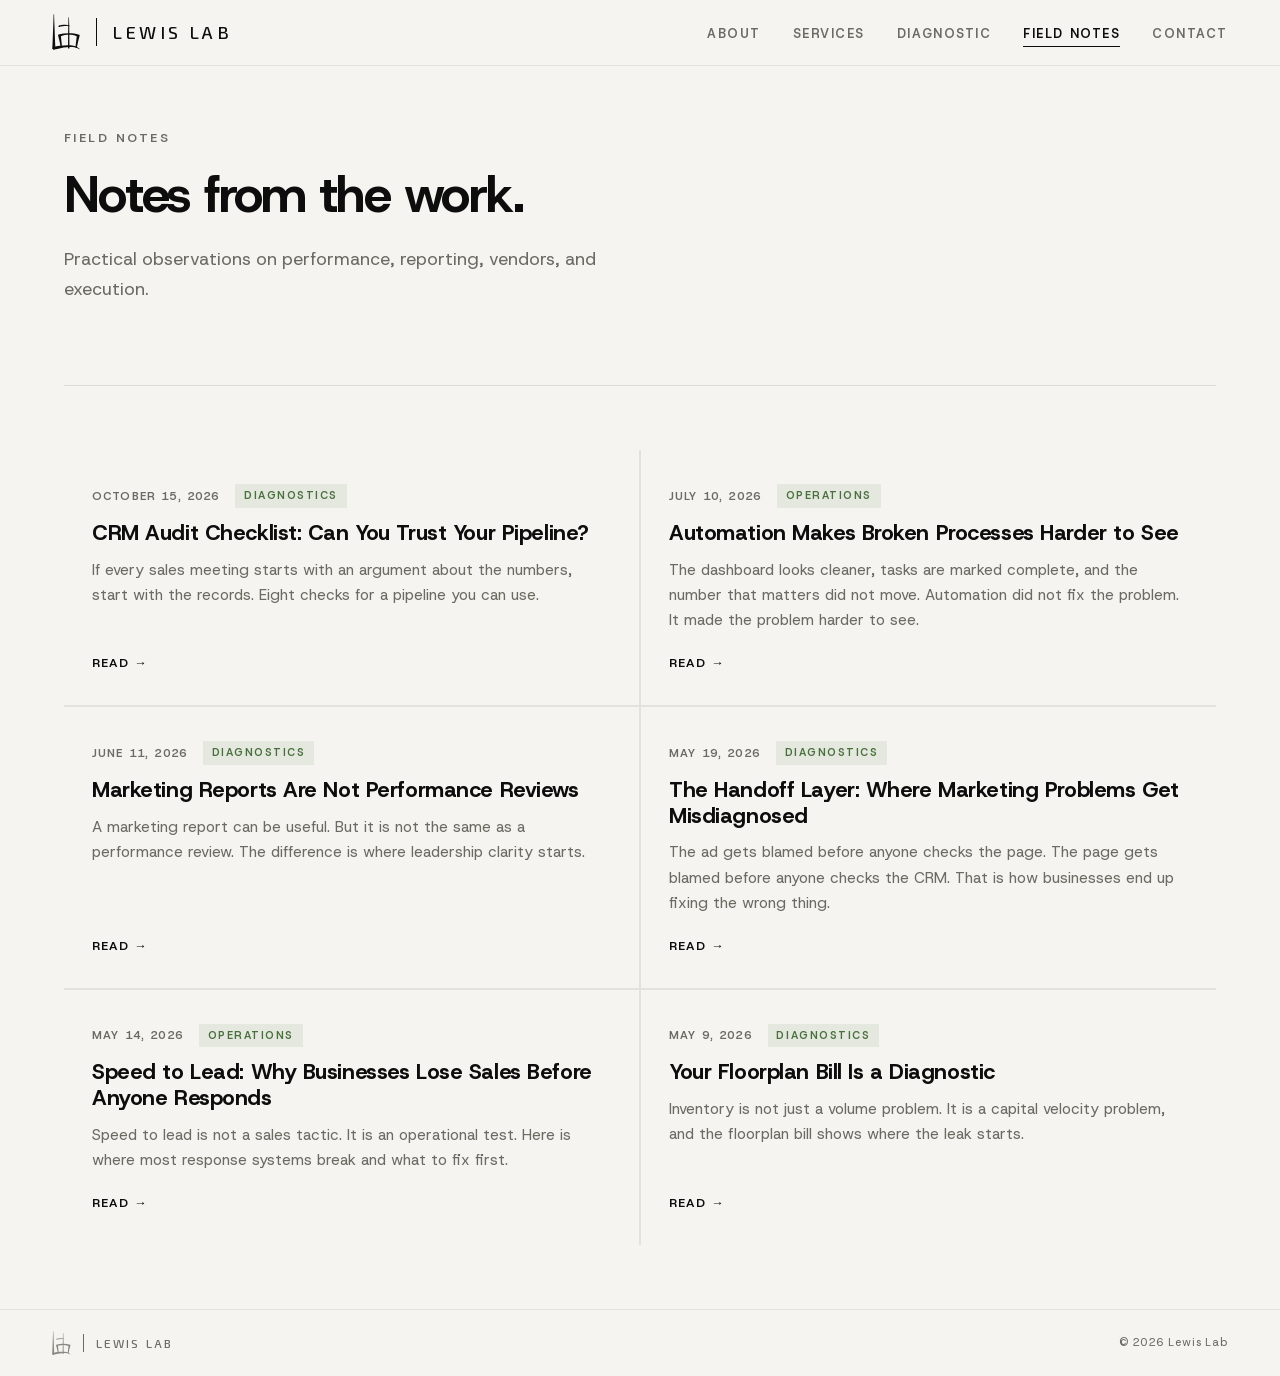
<file: blog.html>
<!DOCTYPE html>
<html lang="en">
<head>
<!-- Google tag (gtag.js) -->
<script async src="https://www.googletagmanager.com/gtag/js?id=G-SXWQ0990PC"></script>
<script>
  window.dataLayer = window.dataLayer || [];
  function gtag(){dataLayer.push(arguments);}
  gtag('js', new Date());
  gtag('config', 'G-SXWQ0990PC');
</script>
  <meta charset="UTF-8" />
  <meta name="viewport" content="width=device-width, initial-scale=1.0" />

  <title>Field Notes | Lewis Lab</title>
  <link rel="canonical" href="https://www.lewislab.io/blog.html" />
  <link rel="icon" type="image/png" href="favicon.png" />
  <link rel="apple-touch-icon" href="apple-touch-icon.png" />
  <meta name="description" content="Practical observations on performance, reporting, vendors, and execution." />

  <meta property="og:title" content="Field Notes | Lewis Lab" />
  <meta property="og:description" content="Practical observations on performance, reporting, vendors, and execution." />
  <meta property="og:type" content="website" />
  <meta property="og:url" content="https://www.lewislab.io/blog.html" />
  <meta property="og:site_name" content="Lewis Lab" />
  <meta property="og:image" content="https://www.lewislab.io/og-image.png" />
  <meta property="og:image:width" content="1200" />
  <meta property="og:image:height" content="630" />

  <meta name="twitter:card" content="summary_large_image" />
  <meta name="twitter:title" content="Field Notes | Lewis Lab" />
  <meta name="twitter:description" content="Practical observations on performance, reporting, vendors, and execution." />
  <meta name="twitter:image" content="https://www.lewislab.io/og-image.png" />

  <link rel="preload" href="/assets/fonts/host-grotesk-latin-v5.woff2" as="font" type="font/woff2" crossorigin />
  <link rel="stylesheet" href="styles.css" />

  <!-- No page-specific CSS needed: blog listing styles are fully in styles.css -->

  <script type="application/ld+json">
{
  "@context": "https://schema.org",
  "@type": "CollectionPage",
  "@id": "https://www.lewislab.io/blog.html#webpage",
  "url": "https://www.lewislab.io/blog.html",
  "name": "Field Notes | Lewis Lab",
  "description": "Practical observations on performance, reporting, vendors, and execution.",
  "isPartOf": {
    "@id": "https://www.lewislab.io/#website"
  },
  "publisher": {
    "@id": "https://www.lewislab.io/#organization"
  },
  "mainEntity": {
    "@type": "ItemList",
    "itemListElement": [
      {
        "@type": "ListItem",
        "position": 1,
        "url": "https://www.lewislab.io/posts/crm-audit-checklist.html",
        "name": "CRM Audit Checklist: Can You Trust Your Pipeline?"
      },
      {
        "@type": "ListItem",
        "position": 2,
        "url": "https://www.lewislab.io/posts/automation-makes-broken-processes-harder-to-see.html",
        "name": "Automation Makes Broken Processes Harder to See"
      },
      {
        "@type": "ListItem",
        "position": 3,
        "url": "https://www.lewislab.io/posts/marketing-reports-are-not-performance-reviews.html",
        "name": "Marketing Reports Are Not Performance Reviews"
      },
      {
        "@type": "ListItem",
        "position": 4,
        "url": "https://www.lewislab.io/posts/marketing-handoff-layer.html",
        "name": "The Handoff Layer: Where Marketing Problems Get Misdiagnosed"
      },
      {
        "@type": "ListItem",
        "position": 5,
        "url": "https://www.lewislab.io/posts/speed-to-lead.html",
        "name": "Speed to Lead: Why Businesses Lose Sales Before Anyone Responds"
      },
      {
        "@type": "ListItem",
        "position": 6,
        "url": "https://www.lewislab.io/posts/your-floorplan-bill-is-a-diagnostic.html",
        "name": "Your Floorplan Bill Is a Diagnostic"
      }
    ]
  }
}
  </script>
  <script src="/site-motion.js" defer></script>
</head>
<body class="internal-page">
  <a class="skip-link" href="#main-content">Skip to content</a>

  <nav aria-label="Primary navigation">
    <a class="nav-logo" href="/">
      <svg class="nav-logo-mark" viewBox="0 0 543.88 699.28" xmlns="http://www.w3.org/2000/svg" aria-hidden="true">
        <path fill="#0D0D0D" d="M6.74,660.85c7.02-159.58,13.14-327.38,18.73-486.98,1.42-40.33,4.12-121.96,5.39-162.32.09-2.71,2.36-4.84,5.07-4.75,2.6.09,4.66,2.19,4.75,4.75,1.85,58.76,4.8,144.44,6.83,202.91,4.75,131.63,9.98,274.19,15.64,405.82l1.77,40.58c.7,16.07-11.75,29.66-27.82,30.37-16.96.84-31.19-13.41-30.37-30.37Z"/>
        <path fill="#0D0D0D" d="M314.56,666.42c-2.31-2.74-3.53-6.23-3.49-9.82,1.98-178.8,2.15-376.42,8.24-554.04.39-12.36.84-24.72,1.33-37.08.09-2.35,1.86-4.4,4.21-4.6,2.69-.23,4.92,1.85,5.02,4.41.49,12.42.94,24.85,1.34,37.27,4.48,129.96,5.91,279.08,6.86,410.02l1.44,149.1c-.47,17.13-13.09,18.83-24.96,4.74Z"/>
        <path fill="#0D0D0D" d="M454.91,651.13c4.17,1.43,19.13,5.58,24.47,7.25,1.86.59,1.94-.93,2.38-2.91,15.63-75.5,30.93-151.11,52.84-225.08,1.1-3.63,2.43-6.85,3.34-9.95,2.29-7.8-2.1-16.02-9.85-18.46-127.93-40.3-273.09-36.7-402.8-4.19-9.32,3.27-9.6,12.77-6.62,21.06,23.02,77.64,36,158.34,52.92,237.06,7.51-1.54,20.65-5.49,25.8-7.02-4.83-43.93-22.15-205.22-23.39-216.38,96.71-36.62,209.86-37.64,306.86,1.56l-25.94,217.06Z"/>
        <path fill="#0D0D0D" d="M133.89,224.09c51.72-19.11,148.16-22.55,199.22-1.15l3.2,1.41c.53.24,1.06.46,1.58.72,1.38.72,3.26,1.65,4.64,2.4,1.43.89,4.52,2.61,5.89,3.69.94.67,1.88,1.34,2.79,2.02,3.82,2.96.09,8.26-4.67,6.59l-.3-.11c-15.37-5.71-32.43-7.42-49.44-8.24-17.05-.73-34.29-.34-51.42.97-25.59,2-50.8,5.64-75.42,11.7-7.84,1.93-15.56,4.22-23.11,6.87-20.92,7.03-33.4-18.68-12.97-26.87Z"/>
        <path fill="#0D0D0D" d="M28.8,639.12c121.17-28.14,377.55-59.78,481.75,14.68,9.03,6.62,17.29,14.46,23.92,23.44,1.69,2.3,1.5,5.62-.74,7.39-1.87,1.48-4.41,1.45-6.23.14-6.47-4.85-13.12-9.12-20.2-12.92-65.83-33.13-146.59-31.24-218.57-25.84-41.72,3.54-83.27,9.57-124.44,17.19-41.07,7.69-81.96,16.79-122.2,27.91-14.28,4.01-29.11-4.34-33.1-18.62-4.14-14.68,4.94-29.97,19.8-33.37Z"/>
      </svg>
      <div class="nav-logo-divider"></div>
      <span class="nav-logo-text">Lewis Lab</span>
    </a>

    <ul class="nav-links">
      <li class="mobile-hide"><a href="/#about">About</a></li>
      <li><a href="services.html">Services</a></li>
      <li><a href="diagnostic.html">Diagnostic</a></li>
      <li><a href="blog.html" aria-current="page">Field Notes</a></li>
      <li><a href="/#contact">Contact</a></li>
    </ul>
  </nav>

  <main id="main-content" tabindex="-1">
    <div class="ll-container">
      <header class="ll-page-hero">
        <p class="ll-page-label">Field Notes</p>
        <h1 class="ll-page-title">Notes from the work.</h1>
        <p class="ll-page-sub">Practical observations on performance, reporting, vendors, and execution.</p>
      </header>
    </div>

    <hr class="ll-page-rule" />

    <div class="ll-container ll-section">

      <div class="post-grid">

        <!-- ===============================================================
             ADD NEW POSTS HERE: paste a new <article> block as the FIRST
             child so newest posts appear top-left.

             TEMPLATE:

             <article class="post-card reveal">
               <a class="post-card-inner" href="posts/your-slug.html">
                 <div class="post-meta">
                   <time datetime="YYYY-MM-DD">Month DD, YYYY</time>
                   <span class="post-category">Category</span>
                 </div>
                 <h2 class="post-title">Your Post Title Here</h2>
                 <p class="post-excerpt">One or two sentences. Keep it tight.</p>
                 <span class="post-read-more" aria-hidden="true">Read &rarr;</span>
               </a>
             </article>

             CATEGORIES: Diagnostics, Strategy, Operations, Data, Marketing, Advisory
             =============================================================== -->

        <article class="post-card reveal">
          <a class="post-card-inner" href="posts/crm-audit-checklist.html">
            <div class="post-meta">
              <time datetime="2026-10-15">October 15, 2026</time>
              <span class="post-category">Diagnostics</span>
            </div>
            <h2 class="post-title">CRM Audit Checklist: Can You Trust Your Pipeline?</h2>
            <p class="post-excerpt">If every sales meeting starts with an argument about the numbers, start with the records. Eight checks for a pipeline you can use.</p>
            <span class="post-read-more" aria-hidden="true">Read &rarr;</span>
          </a>
        </article>

        <article class="post-card reveal">
          <a class="post-card-inner" href="posts/automation-makes-broken-processes-harder-to-see.html">
            <div class="post-meta">
              <time datetime="2026-07-10">July 10, 2026</time>
              <span class="post-category">Operations</span>
            </div>
            <h2 class="post-title">Automation Makes Broken Processes Harder to See</h2>
            <p class="post-excerpt">The dashboard looks cleaner, tasks are marked complete, and the number that matters did not move. Automation did not fix the problem. It made the problem harder to see.</p>
            <span class="post-read-more" aria-hidden="true">Read &rarr;</span>
          </a>
        </article>

        <article class="post-card reveal">
          <a class="post-card-inner" href="posts/marketing-reports-are-not-performance-reviews.html">
            <div class="post-meta">
              <time datetime="2026-06-11">June 11, 2026</time>
              <span class="post-category">Diagnostics</span>
            </div>
            <h2 class="post-title">Marketing Reports Are Not Performance Reviews</h2>
            <p class="post-excerpt">A marketing report can be useful. But it is not the same as a performance review. The difference is where leadership clarity starts.</p>
            <span class="post-read-more" aria-hidden="true">Read &rarr;</span>
          </a>
        </article>

        <article class="post-card reveal">
          <a class="post-card-inner" href="posts/marketing-handoff-layer.html">
            <div class="post-meta">
              <time datetime="2026-05-19">May 19, 2026</time>
              <span class="post-category">Diagnostics</span>
            </div>
            <h2 class="post-title">The Handoff Layer: Where Marketing Problems Get Misdiagnosed</h2>
            <p class="post-excerpt">The ad gets blamed before anyone checks the page. The page gets blamed before anyone checks the CRM. That is how businesses end up fixing the wrong thing.</p>
            <span class="post-read-more" aria-hidden="true">Read &rarr;</span>
          </a>
        </article>

        <article class="post-card reveal">
          <a class="post-card-inner" href="posts/speed-to-lead.html">
            <div class="post-meta">
              <time datetime="2026-05-14">May 14, 2026</time>
              <span class="post-category">Operations</span>
            </div>
            <h2 class="post-title">Speed to Lead: Why Businesses Lose Sales Before Anyone Responds</h2>
            <p class="post-excerpt">Speed to lead is not a sales tactic. It is an operational test. Here is where most response systems break and what to fix first.</p>
            <span class="post-read-more" aria-hidden="true">Read &rarr;</span>
          </a>
        </article>

        <article class="post-card reveal">
          <a class="post-card-inner" href="posts/your-floorplan-bill-is-a-diagnostic.html">
            <div class="post-meta">
              <time datetime="2026-05-09">May 9, 2026</time>
              <span class="post-category">Diagnostics</span>
            </div>
            <h2 class="post-title">Your Floorplan Bill Is a Diagnostic</h2>
            <p class="post-excerpt">Inventory is not just a volume problem. It is a capital velocity problem, and the floorplan bill shows where the leak starts.</p>
            <span class="post-read-more" aria-hidden="true">Read &rarr;</span>
          </a>
        </article>

      </div>

    </div>
  </main>

  <footer>
    <div class="footer-logo">
      <svg class="footer-logo-mark" viewBox="0 0 543.88 699.28" xmlns="http://www.w3.org/2000/svg" aria-hidden="true">
        <path fill="#888880" d="M6.74,660.85c7.02-159.58,13.14-327.38,18.73-486.98,1.42-40.33,4.12-121.96,5.39-162.32.09-2.71,2.36-4.84,5.07-4.75,2.6.09,4.66,2.19,4.75,4.75,1.85,58.76,4.8,144.44,6.83,202.91,4.75,131.63,9.98,274.19,15.64,405.82l1.77,40.58c.7,16.07-11.75,29.66-27.82,30.37-16.96.84-31.19-13.41-30.37-30.37Z"/>
        <path fill="#888880" d="M314.56,666.42c-2.31-2.74-3.53-6.23-3.49-9.82,1.98-178.8,2.15-376.42,8.24-554.04.39-12.36.84-24.72,1.33-37.08.09-2.35,1.86-4.4,4.21-4.6,2.69-.23,4.92,1.85,5.02,4.41.49,12.42.94,24.85,1.34,37.27,4.48,129.96,5.91,279.08,6.86,410.02l1.44,149.1c-.47,17.13-13.09,18.83-24.96,4.74Z"/>
        <path fill="#888880" d="M454.91,651.13c4.17,1.43,19.13,5.58,24.47,7.25,1.86.59,1.94-.93,2.38-2.91,15.63-75.5,30.93-151.11,52.84-225.08,1.1-3.63,2.43-6.85,3.34-9.95,2.29-7.8-2.1-16.02-9.85-18.46-127.93-40.3-273.09-36.7-402.8-4.19-9.32,3.27-9.6,12.77-6.62,21.06,23.02,77.64,36,158.34,52.92,237.06,7.51-1.54,20.65-5.49,25.8-7.02-4.83-43.93-22.15-205.22-23.39-216.38,96.71-36.62,209.86-37.64,306.86,1.56l-25.94,217.06Z"/>
        <path fill="#888880" d="M133.89,224.09c51.72-19.11,148.16-22.55,199.22-1.15l3.2,1.41c.53.24,1.06.46,1.58.72,1.38.72,3.26,1.65,4.64,2.4,1.43.89,4.52,2.61,5.89,3.69.94.67,1.88,1.34,2.79,2.02,3.82,2.96.09,8.26-4.67,6.59l-.3-.11c-15.37-5.71-32.43-7.42-49.44-8.24-17.05-.73-34.29-.34-51.42.97-25.59,2-50.8,5.64-75.42,11.7-7.84,1.93-15.56,4.22-23.11,6.87-20.92,7.03-33.4-18.68-12.97-26.87Z"/>
        <path fill="#888880" d="M28.8,639.12c121.17-28.14,377.55-59.78,481.75,14.68,9.03,6.62,17.29,14.46,23.92,23.44,1.69,2.3,1.5,5.62-.74,7.39-1.87,1.48-4.41,1.45-6.23.14-6.47-4.85-13.12-9.12-20.2-12.92-65.83-33.13-146.59-31.24-218.57-25.84-41.72,3.54-83.27,9.57-124.44,17.19-41.07,7.69-81.96,16.79-122.2,27.91-14.28,4.01-29.11-4.34-33.1-18.62-4.14-14.68,4.94-29.97,19.8-33.37Z"/>
      </svg>
      <div class="footer-logo-divider"></div>
      <span class="footer-logo-text">Lewis Lab</span>
    </div>
    <span>&copy; 2026 Lewis Lab</span>
  </footer>

  <script>
    // GA4: blog_post_click
    (function() {
      function fireEvent(name, params) {
        if (typeof gtag === 'function') {
          gtag('event', name, params || {});
        }
      }

      document.querySelectorAll('.post-card-inner').forEach(function(link) {
        link.addEventListener('click', function() {
          var titleEl = this.querySelector('.post-title');
          fireEvent('blog_post_click', {
            post_title: titleEl ? titleEl.textContent.trim() : '',
            post_url: this.href || ''
          });
        });
      });
    })();
  </script>

</body>
</html>
</file>
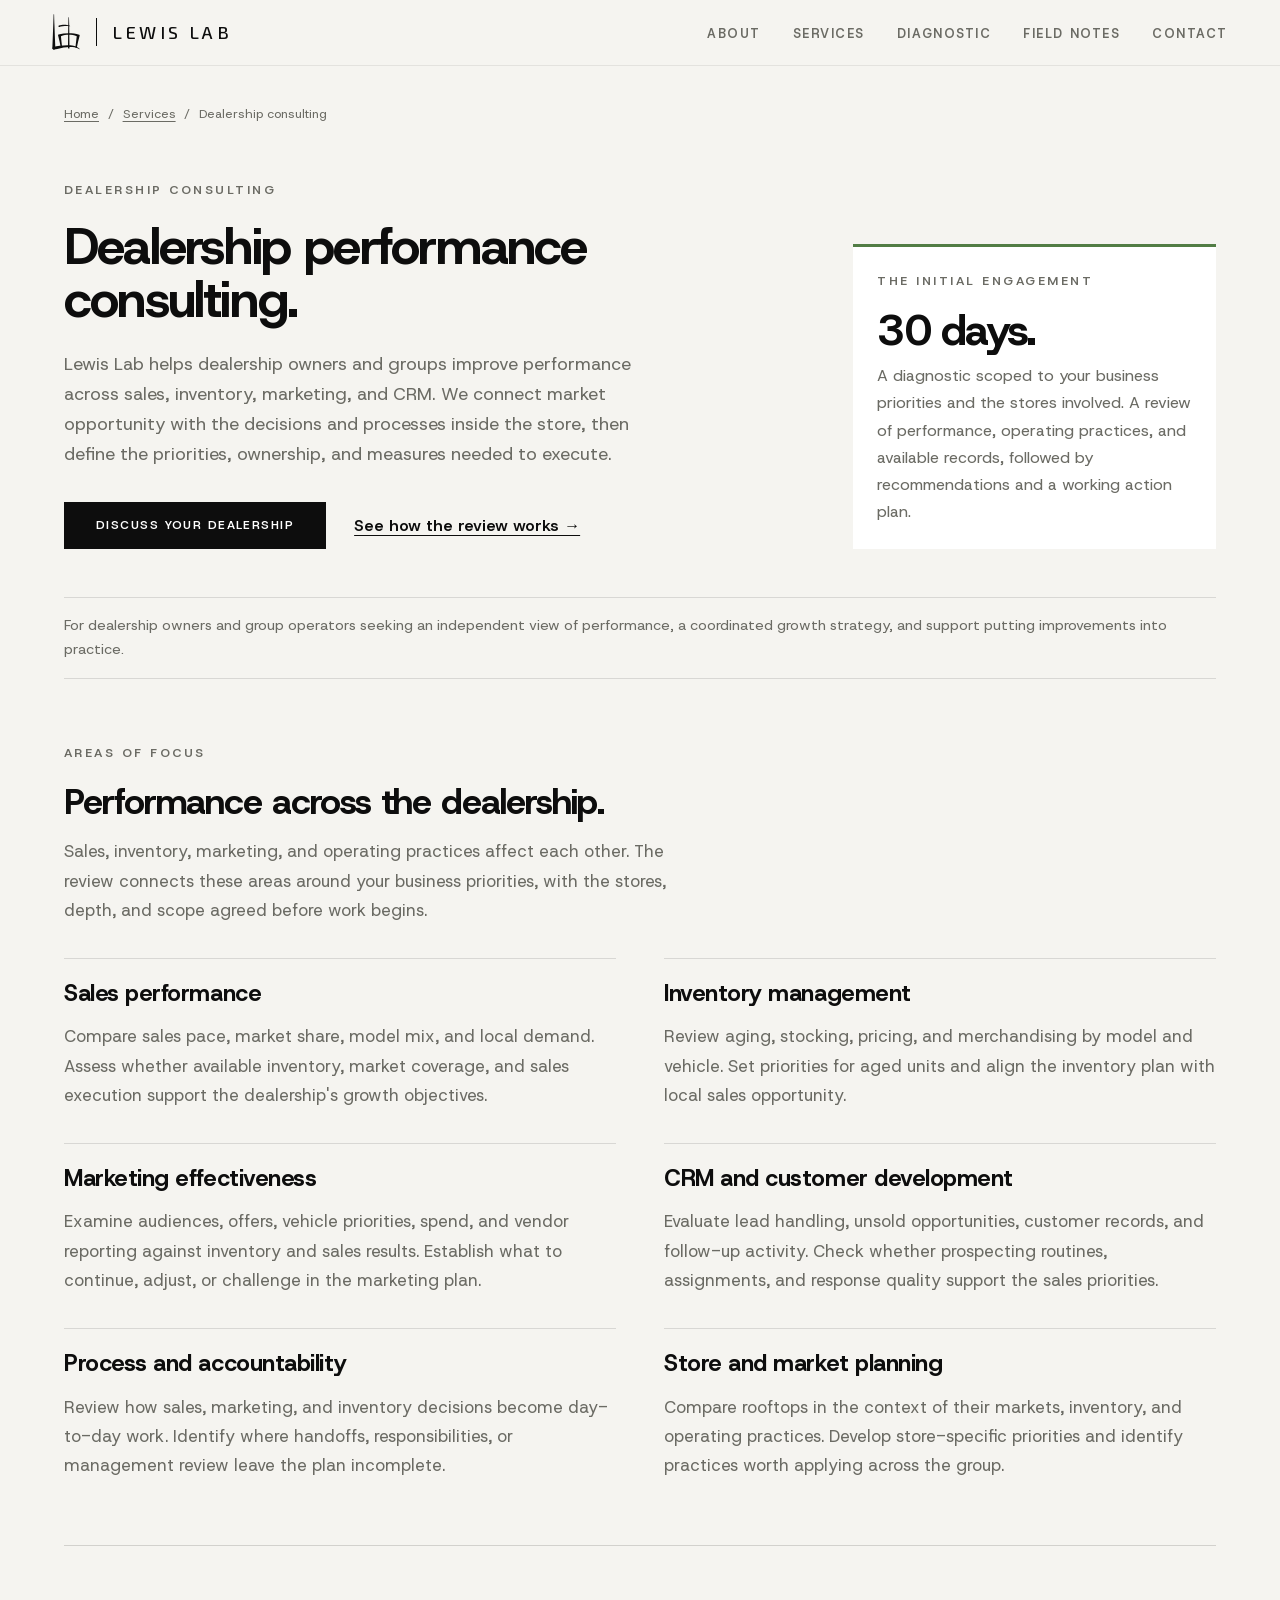
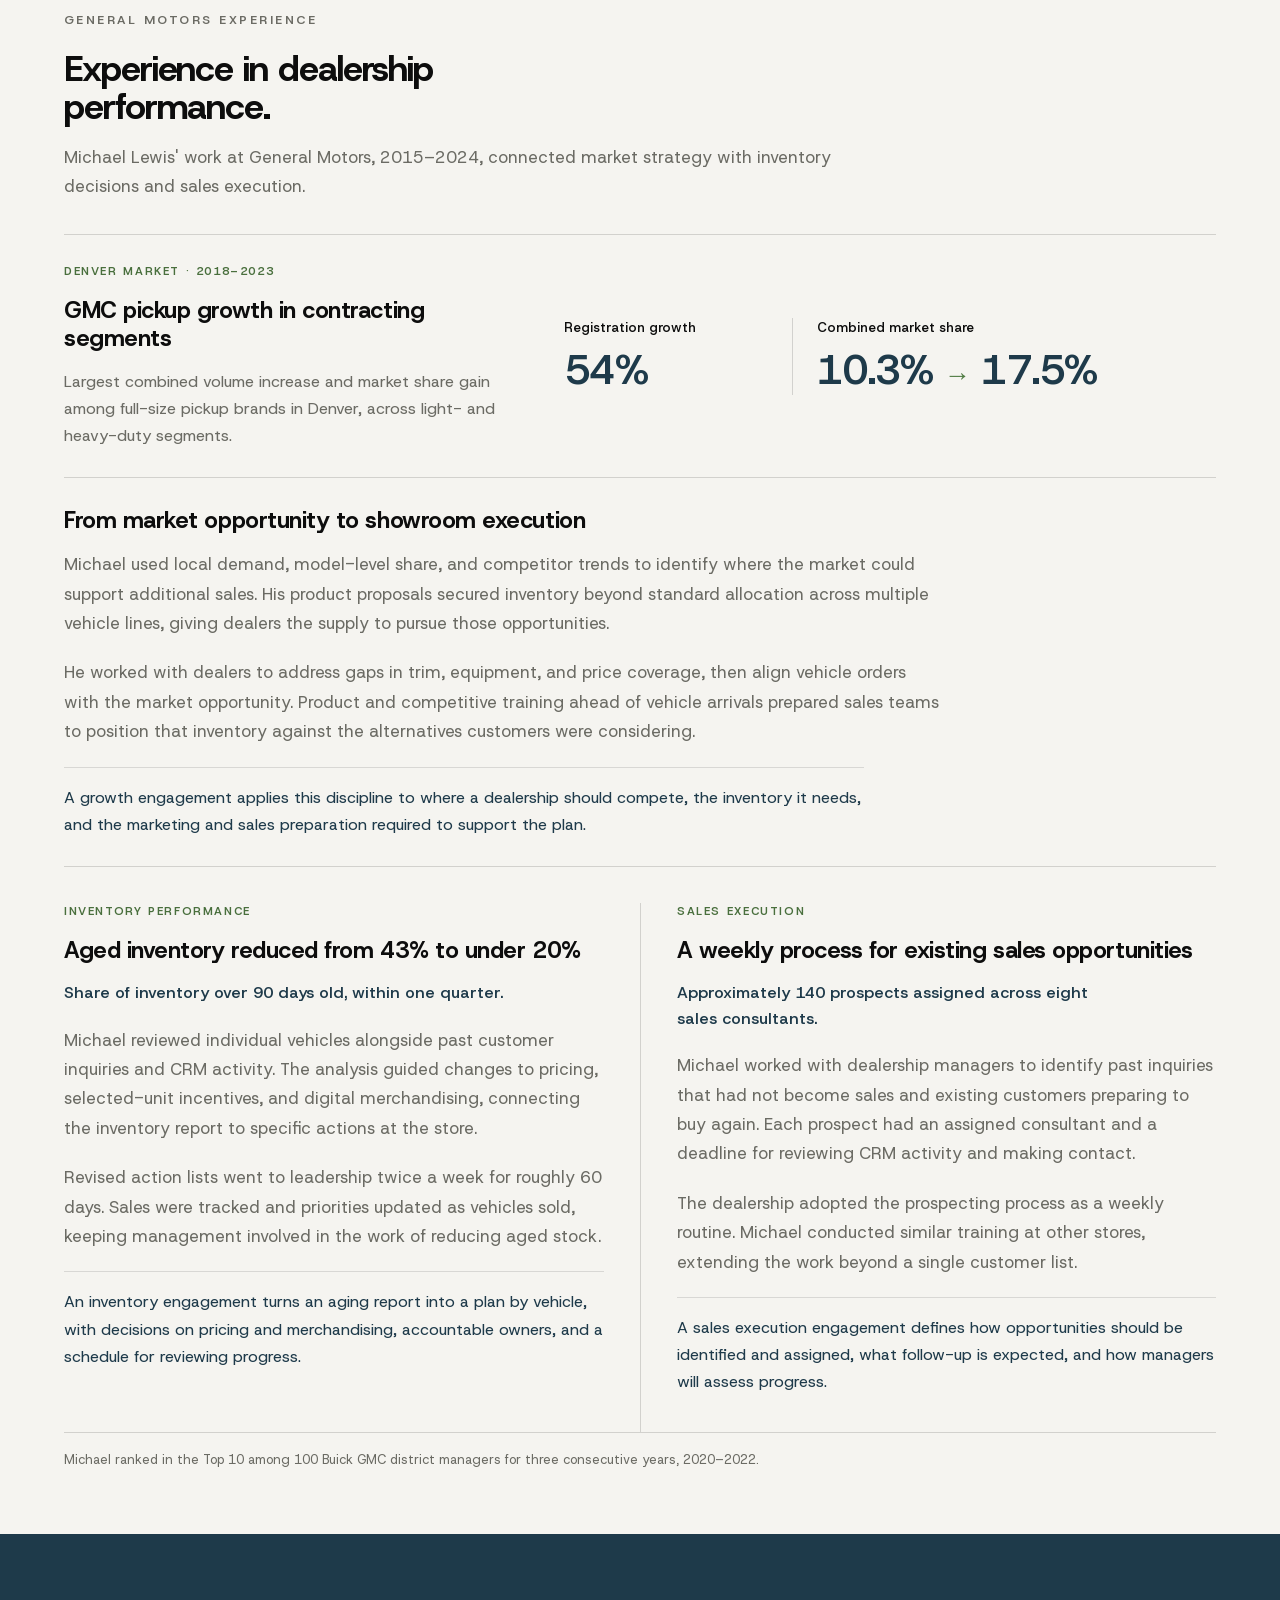
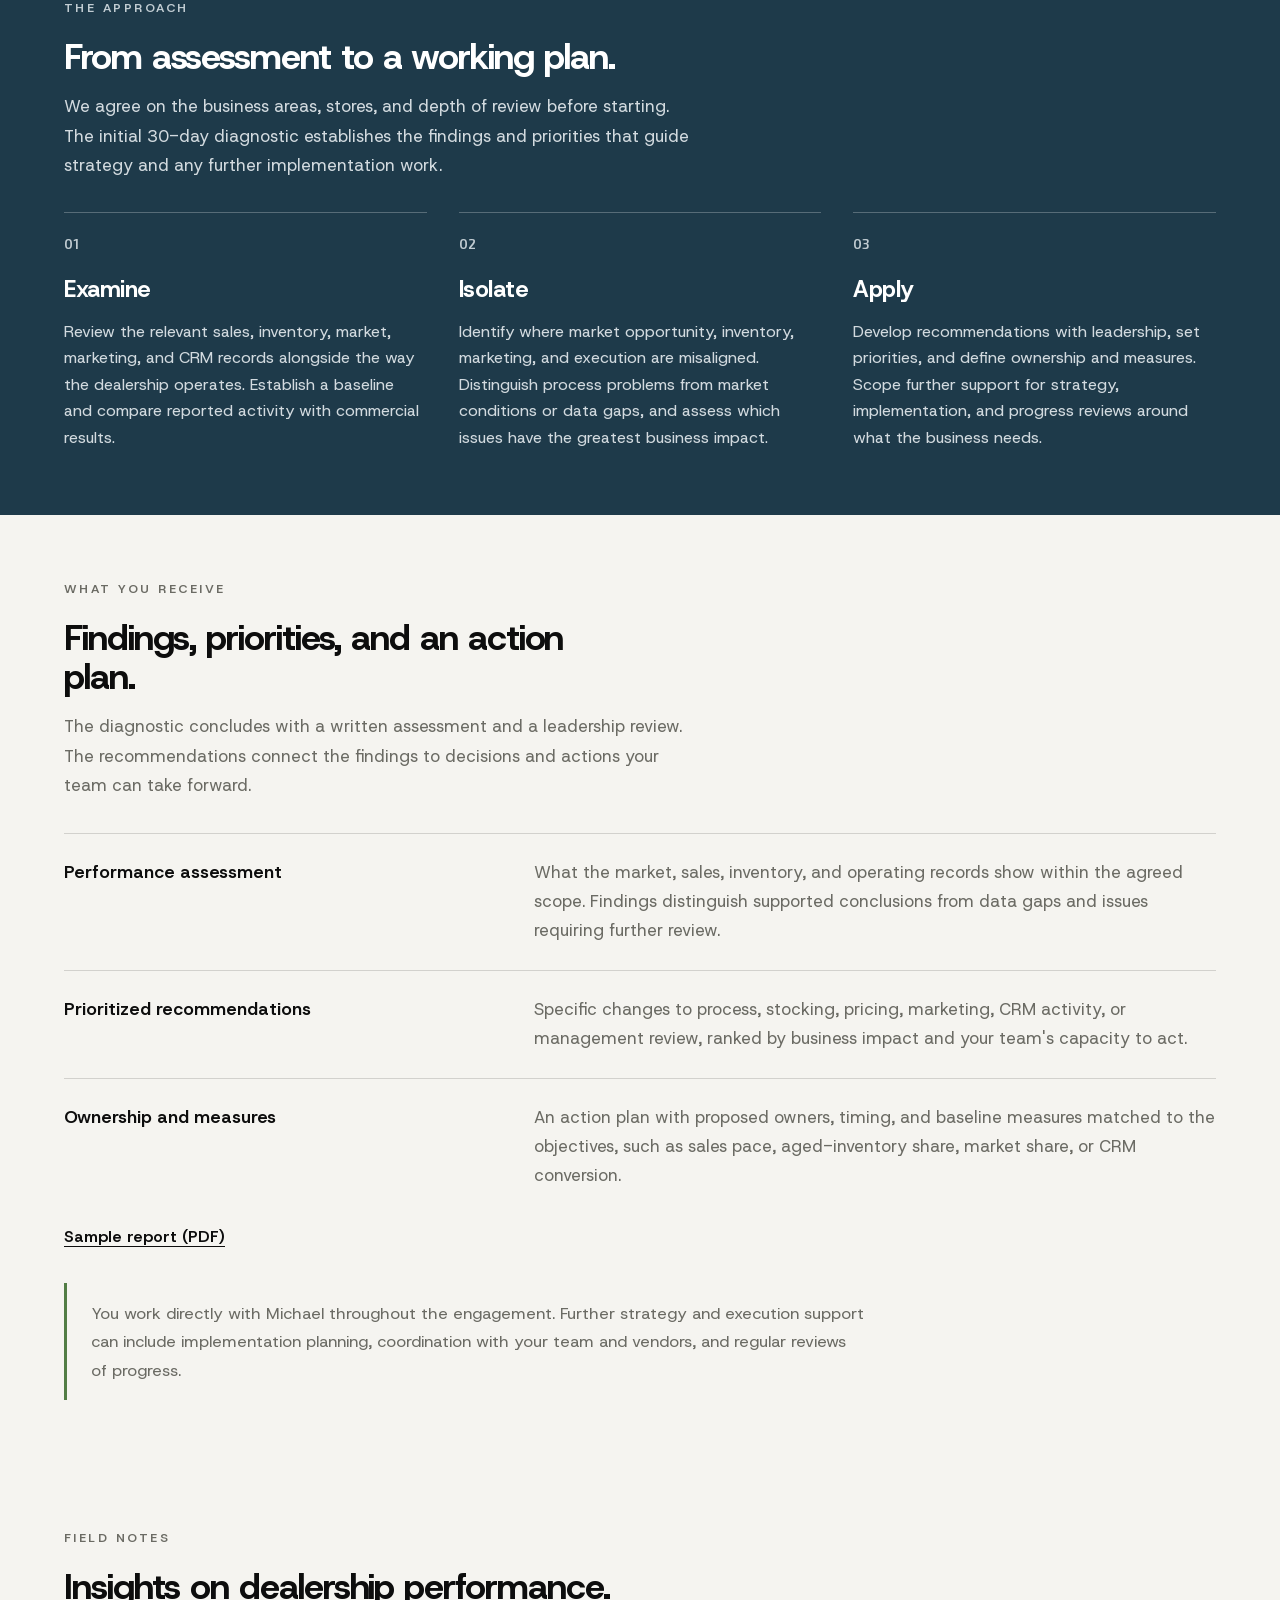
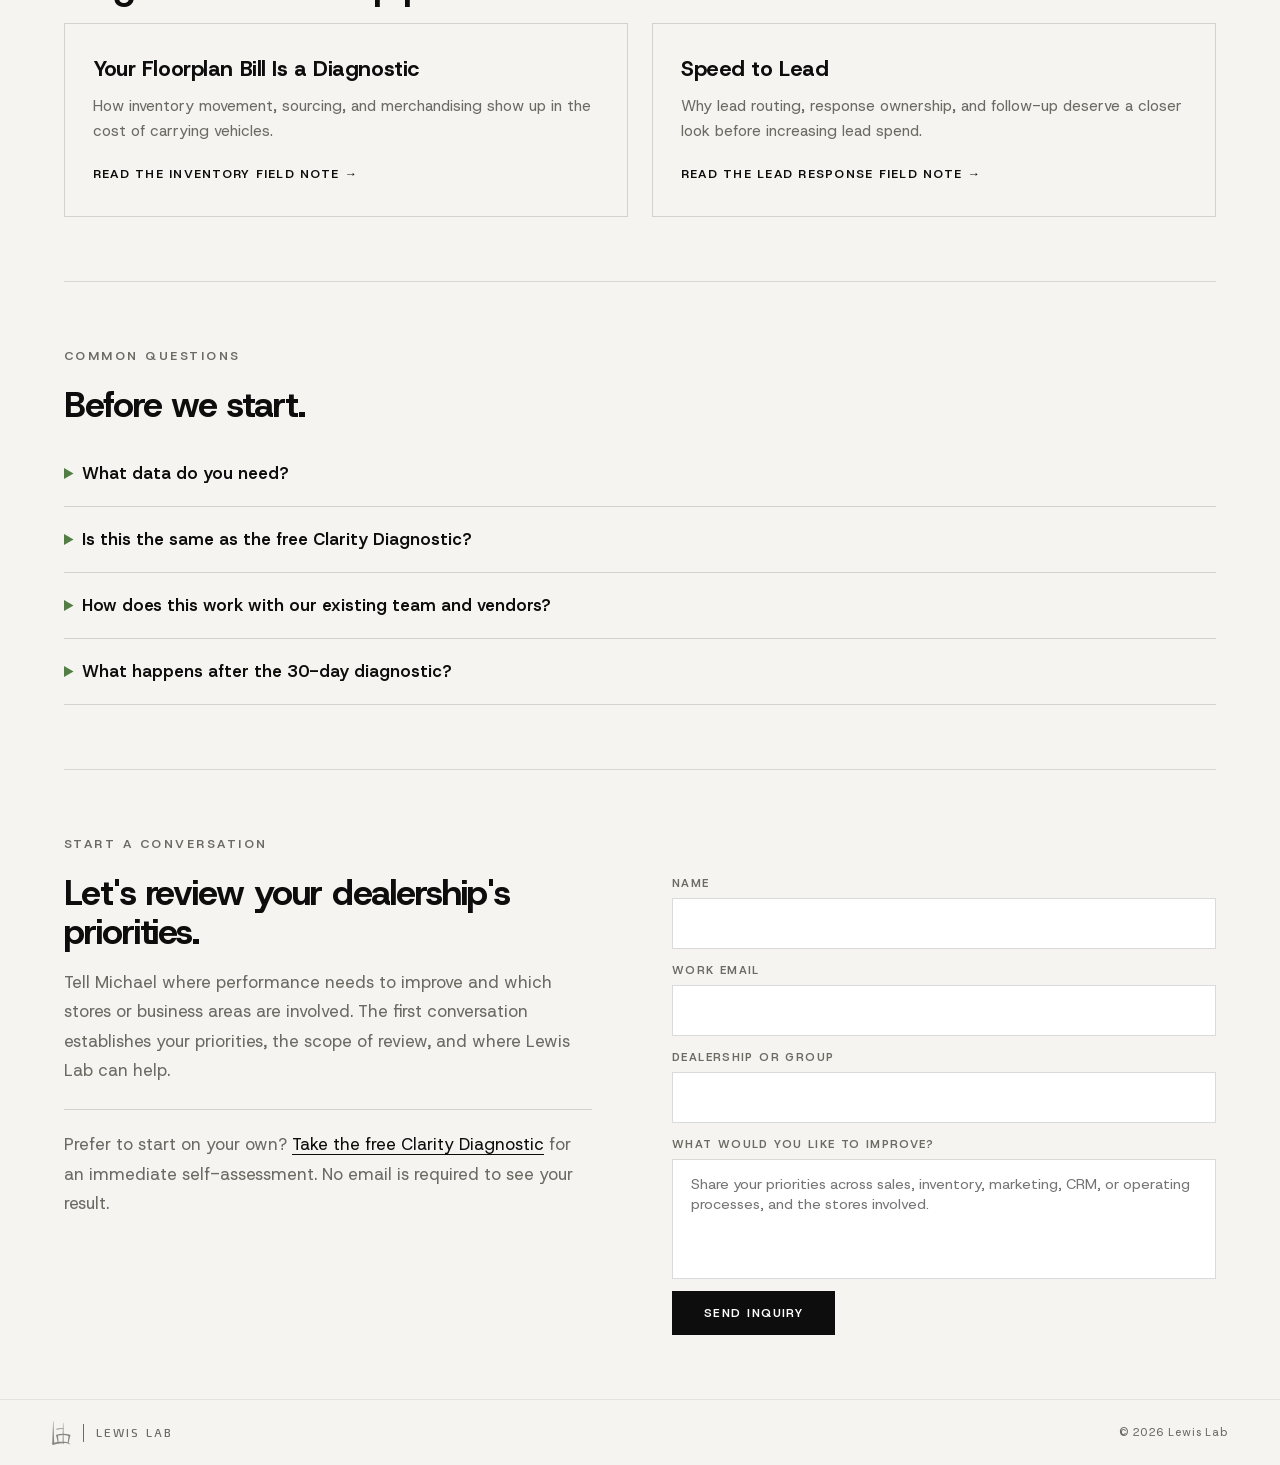
<file: dealership-consulting.html>
<!DOCTYPE html>
<html lang="en">
<head>
  <meta charset="UTF-8" />
  <meta name="viewport" content="width=device-width, initial-scale=1.0" />
  <title>Dealership Performance Consulting | Lewis Lab</title>
  <meta name="description" content="Consulting for dealership owners and groups across sales, inventory, marketing, CRM, and process improvement. Assessment, strategy, and execution support." />
  <link rel="canonical" href="https://www.lewislab.io/dealership-consulting.html" />
  <link rel="icon" type="image/png" href="favicon.png" />
  <link rel="apple-touch-icon" href="apple-touch-icon.png" />
  <link rel="preload" href="/assets/fonts/host-grotesk-latin-v5.woff2" as="font" type="font/woff2" crossorigin />
  <link rel="stylesheet" href="styles.css" />
  <link rel="stylesheet" href="consulting.css" />
  <link rel="stylesheet" href="dealership.css?v=20261020-5" />
  <meta property="og:title" content="Dealership Performance Consulting | Lewis Lab" />
  <meta property="og:description" content="Improve dealership performance across sales, inventory, marketing, CRM, and execution. Start with a focused assessment and a practical action plan." />
  <meta property="og:type" content="website" />
  <meta property="og:url" content="https://www.lewislab.io/dealership-consulting.html" />
  <meta property="og:site_name" content="Lewis Lab" />
  <meta property="og:image" content="https://www.lewislab.io/og-image.png" />
  <meta property="og:image:width" content="1200" />
  <meta property="og:image:height" content="630" />
  <meta name="twitter:card" content="summary_large_image" />
  <meta name="twitter:title" content="Dealership Performance Consulting | Lewis Lab" />
  <meta name="twitter:description" content="Consulting across dealership sales, inventory, marketing, CRM, and operating processes, with a practical plan for improvement." />
  <meta name="twitter:image" content="https://www.lewislab.io/og-image.png" />
  <script async src="https://www.googletagmanager.com/gtag/js?id=G-SXWQ0990PC"></script>
  <script>
    window.dataLayer = window.dataLayer || [];
    function gtag(){dataLayer.push(arguments);}
    gtag('js', new Date());
    gtag('config', 'G-SXWQ0990PC');
  </script>
  <script type="application/ld+json">
  {
    "@context": "https://schema.org",
    "@graph": [
      {
        "@type": "WebPage",
        "@id": "https://www.lewislab.io/dealership-consulting.html#webpage",
        "url": "https://www.lewislab.io/dealership-consulting.html",
        "name": "Dealership Performance Consulting | Lewis Lab",
        "description": "Consulting for dealership owners and groups across sales, inventory, marketing, CRM, and process improvement. Assessment, strategy, and execution support.",
        "isPartOf": {"@id": "https://www.lewislab.io/#website"},
        "publisher": {"@id": "https://www.lewislab.io/#organization"},
        "mainEntity": {"@id": "https://www.lewislab.io/dealership-consulting.html#service"},
        "breadcrumb": {"@id": "https://www.lewislab.io/dealership-consulting.html#breadcrumb"}
      },
      {
        "@type": "Service",
        "@id": "https://www.lewislab.io/dealership-consulting.html#service",
        "name": "Dealership Performance Consulting",
        "serviceType": "Dealership consulting",
        "description": "Dealership performance consulting across sales, inventory management, marketing, CRM activity, and operating processes. A scoped 30-day diagnostic informs strategy and further execution support.",
        "url": "https://www.lewislab.io/dealership-consulting.html",
        "provider": {"@id": "https://www.lewislab.io/#organization"}
      },
      {
        "@type": "BreadcrumbList",
        "@id": "https://www.lewislab.io/dealership-consulting.html#breadcrumb",
        "itemListElement": [
          {"@type": "ListItem", "position": 1, "name": "Home", "item": "https://www.lewislab.io/"},
          {"@type": "ListItem", "position": 2, "name": "Services", "item": "https://www.lewislab.io/services.html"},
          {"@type": "ListItem", "position": 3, "name": "Dealership consulting", "item": "https://www.lewislab.io/dealership-consulting.html"}
        ]
      }
    ]
  }
  </script>
  <script src="/site-motion.js" defer></script>
</head>
<body class="internal-page dealership-page">
  <a class="skip-link" href="#main-content">Skip to content</a>
  <nav aria-label="Primary navigation">
    <a class="nav-logo" href="/">
      <svg class="nav-logo-mark" viewBox="0 0 543.88 699.28" xmlns="http://www.w3.org/2000/svg" aria-hidden="true">
        <path fill="#0D0D0D" d="M6.74,660.85c7.02-159.58,13.14-327.38,18.73-486.98,1.42-40.33,4.12-121.96,5.39-162.32.09-2.71,2.36-4.84,5.07-4.75,2.6.09,4.66,2.19,4.75,4.75,1.85,58.76,4.8,144.44,6.83,202.91,4.75,131.63,9.98,274.19,15.64,405.82l1.77,40.58c.7,16.07-11.75,29.66-27.82,30.37-16.96.84-31.19-13.41-30.37-30.37Z"/>
        <path fill="#0D0D0D" d="M314.56,666.42c-2.31-2.74-3.53-6.23-3.49-9.82,1.98-178.8,2.15-376.42,8.24-554.04.39-12.36.84-24.72,1.33-37.08.09-2.35,1.86-4.4,4.21-4.6,2.69-.23,4.92,1.85,5.02,4.41.49,12.42.94,24.85,1.34,37.27,4.48,129.96,5.91,279.08,6.86,410.02l1.44,149.1c-.47,17.13-13.09,18.83-24.96,4.74Z"/>
        <path fill="#0D0D0D" d="M454.91,651.13c4.17,1.43,19.13,5.58,24.47,7.25,1.86.59,1.94-.93,2.38-2.91,15.63-75.5,30.93-151.11,52.84-225.08,1.1-3.63,2.43-6.85,3.34-9.95,2.29-7.8-2.1-16.02-9.85-18.46-127.93-40.3-273.09-36.7-402.8-4.19-9.32,3.27-9.6,12.77-6.62,21.06,23.02,77.64,36,158.34,52.92,237.06,7.51-1.54,20.65-5.49,25.8-7.02-4.83-43.93-22.15-205.22-23.39-216.38,96.71-36.62,209.86-37.64,306.86,1.56l-25.94,217.06Z"/>
        <path fill="#0D0D0D" d="M133.89,224.09c51.72-19.11,148.16-22.55,199.22-1.15l3.2,1.41c.53.24,1.06.46,1.58.72,1.38.72,3.26,1.65,4.64,2.4,1.43.89,4.52,2.61,5.89,3.69.94.67,1.88,1.34,2.79,2.02,3.82,2.96.09,8.26-4.67,6.59l-.3-.11c-15.37-5.71-32.43-7.42-49.44-8.24-17.05-.73-34.29-.34-51.42.97-25.59,2-50.8,5.64-75.42,11.7-7.84,1.93-15.56,4.22-23.11,6.87-20.92,7.03-33.4-18.68-12.97-26.87Z"/>
        <path fill="#0D0D0D" d="M28.8,639.12c121.17-28.14,377.55-59.78,481.75,14.68,9.03,6.62,17.29,14.46,23.92,23.44,1.69,2.3,1.5,5.62-.74,7.39-1.87,1.48-4.41,1.45-6.23.14-6.47-4.85-13.12-9.12-20.2-12.92-65.83-33.13-146.59-31.24-218.57-25.84-41.72,3.54-83.27,9.57-124.44,17.19-41.07,7.69-81.96,16.79-122.2,27.91-14.28,4.01-29.11-4.34-33.1-18.62-4.14-14.68,4.94-29.97,19.8-33.37Z"/>
      </svg>
      <div class="nav-logo-divider"></div>
      <span class="nav-logo-text">Lewis Lab</span>
    </a>

    <ul class="nav-links">
      <li class="mobile-hide"><a href="/#about">About</a></li>
      <li><a href="services.html">Services</a></li>
      <li><a href="diagnostic.html">Diagnostic</a></li>
      <li><a href="blog.html">Field Notes</a></li>
      <li><a href="#contact">Contact</a></li>
    </ul>
  </nav>
  <main id="main-content" tabindex="-1">
    <div class="ll-container dc-wrap">
      <div class="dc-breadcrumb" role="navigation" aria-label="Breadcrumb">
        <a href="/">Home</a><span aria-hidden="true">/</span><a href="services.html">Services</a><span aria-hidden="true">/</span><span aria-current="page">Dealership consulting</span>
      </div>
      <header class="dc-hero">
        <div>
          <p class="section-label">Dealership consulting</p>
          <h1 class="ll-page-title">Dealership performance consulting.</h1>
          <p class="ll-page-sub dc-intro">Lewis Lab helps dealership owners and groups improve performance across sales, inventory, marketing, and CRM. We connect market opportunity with the decisions and processes inside the store, then define the priorities, ownership, and measures needed to execute.</p>
          <div class="consulting-actions dc-actions">
            <a class="page-hero-cta" href="#contact">Discuss your dealership</a>
            <a class="consulting-secondary dc-text-link" href="#approach">See how the review works &rarr;</a>
          </div>
        </div>
        <aside class="dc-engagement" aria-label="Engagement overview">
          <p class="section-label">The initial engagement</p>
          <p class="dc-duration">30 days.</p>
          <p>A diagnostic scoped to your business priorities and the stores involved. A review of performance, operating practices, and available records, followed by recommendations and a working action plan.</p>
        </aside>
      </header>
      <p class="dc-audience">For dealership owners and group operators seeking an independent view of performance, a coordinated growth strategy, and support putting improvements into practice.</p>
      <section class="dc-section" aria-labelledby="review-heading">
        <p class="section-label">Areas of focus</p>
        <h2 class="dc-heading" id="review-heading">Performance across the dealership.</h2>
        <p class="dc-section-intro">Sales, inventory, marketing, and operating practices affect each other. The review connects these areas around your business priorities, with the stores, depth, and scope agreed before work begins.</p>
        <div class="dc-grid">
          <article class="dc-problem reveal">
            <h3>Sales performance</h3>
            <p>Compare sales pace, market share, model mix, and local demand. Assess whether available inventory, market coverage, and sales execution support the dealership's growth objectives.</p>
          </article>
          <article class="dc-problem reveal">
            <h3>Inventory management</h3>
            <p>Review aging, stocking, pricing, and merchandising by model and vehicle. Set priorities for aged units and align the inventory plan with local sales opportunity.</p>
          </article>
          <article class="dc-problem reveal">
            <h3>Marketing effectiveness</h3>
            <p>Examine audiences, offers, vehicle priorities, spend, and vendor reporting against inventory and sales results. Establish what to continue, adjust, or challenge in the marketing plan.</p>
          </article>
          <article class="dc-problem reveal">
            <h3>CRM and customer development</h3>
            <p>Evaluate lead handling, unsold opportunities, customer records, and follow-up activity. Check whether prospecting routines, assignments, and response quality support the sales priorities.</p>
          </article>
          <article class="dc-problem reveal">
            <h3>Process and accountability</h3>
            <p>Review how sales, marketing, and inventory decisions become day-to-day work. Identify where handoffs, responsibilities, or management review leave the plan incomplete.</p>
          </article>
          <article class="dc-problem reveal">
            <h3>Store and market planning</h3>
            <p>Compare rooftops in the context of their markets, inventory, and operating practices. Develop store-specific priorities and identify practices worth applying across the group.</p>
          </article>
        </div>
      </section>
      <section class="dc-section dc-experience" id="experience" aria-labelledby="experience-heading">
        <p class="section-label">General Motors experience</p>
        <h2 class="dc-heading" id="experience-heading">Experience in dealership performance.</h2>
        <p class="dc-experience-intro">Michael Lewis' work at General Motors, 2015&ndash;2024, connected market strategy with inventory decisions and sales execution.</p>
        <div class="dc-market-result reveal" aria-labelledby="market-result-heading">
          <div class="dc-market-summary">
            <p class="dc-story-label">Denver market &middot; 2018&ndash;2023</p>
            <h3 id="market-result-heading">GMC pickup growth in contracting segments</h3>
            <p>Largest combined volume increase and market share gain among full-size pickup brands in Denver, across light- and heavy-duty segments.</p>
          </div>
          <dl class="dc-proof-points" aria-label="Combined GMC light- and heavy-duty pickup results in Denver, 2018 to 2023">
            <div>
              <dt>Registration growth</dt>
              <dd>54%</dd>
            </div>
            <div>
              <dt>Combined market share</dt>
              <dd>10.3% <span aria-label="to">&rarr;</span> 17.5%</dd>
            </div>
          </dl>
          <div class="dc-market-work">
            <h3>From market opportunity to showroom execution</h3>
            <p>Michael used local demand, model-level share, and competitor trends to identify where the market could support additional sales. His product proposals secured inventory beyond standard allocation across multiple vehicle lines, giving dealers the supply to pursue those opportunities.</p>
            <p>He worked with dealers to address gaps in trim, equipment, and price coverage, then align vehicle orders with the market opportunity. Product and competitive training ahead of vehicle arrivals prepared sales teams to position that inventory against the alternatives customers were considering.</p>
            <p class="dc-case-relevance">A growth engagement applies this discipline to where a dealership should compete, the inventory it needs, and the marketing and sales preparation required to support the plan.</p>
          </div>
        </div>
        <div class="dc-experience-stories">
          <article class="dc-experience-story reveal">
            <header>
              <p class="dc-story-label">Inventory performance</p>
              <h3>Aged inventory reduced from <span class="dc-result-range">43% to under 20%</span></h3>
              <p class="dc-result-context">Share of inventory over 90 days old, within one quarter.</p>
            </header>
            <div class="dc-story-body">
              <p>Michael reviewed individual vehicles alongside past customer inquiries and CRM activity. The analysis guided changes to pricing, selected-unit incentives, and digital merchandising, connecting the inventory report to specific actions at the store.</p>
              <p>Revised action lists went to leadership twice a week for roughly 60 days. Sales were tracked and priorities updated as vehicles sold, keeping management involved in the work of reducing aged stock.</p>
              <p class="dc-case-relevance">An inventory engagement turns an aging report into a plan by vehicle, with decisions on pricing and merchandising, accountable owners, and a schedule for reviewing progress.</p>
            </div>
          </article>
          <article class="dc-experience-story reveal">
            <header>
              <p class="dc-story-label">Sales execution</p>
              <h3>A weekly process for existing sales opportunities</h3>
              <p class="dc-result-context">Approximately 140 prospects assigned across eight sales consultants.</p>
            </header>
            <div class="dc-story-body">
              <p>Michael worked with dealership managers to identify past inquiries that had not become sales and existing customers preparing to buy again. Each prospect had an assigned consultant and a deadline for reviewing CRM activity and making contact.</p>
              <p>The dealership adopted the prospecting process as a weekly routine. Michael conducted similar training at other stores, extending the work beyond a single customer list.</p>
              <p class="dc-case-relevance">A sales execution engagement defines how opportunities should be identified and assigned, what follow-up is expected, and how managers will assess progress.</p>
            </div>
          </article>
        </div>
        <p class="dc-experience-credit">Michael ranked in the Top 10 among 100 Buick GMC district managers for three consecutive years, 2020&ndash;2022.</p>
      </section>
    </div>
    <section class="dc-band dc-section" id="approach" aria-labelledby="approach-heading">
      <div class="ll-container dc-wrap">
        <p class="section-label">The approach</p>
        <h2 class="dc-heading" id="approach-heading">From assessment to a working plan.</h2>
        <p class="dc-section-intro">We agree on the business areas, stores, and depth of review before starting. The initial 30-day diagnostic establishes the findings and priorities that guide strategy and any further implementation work.</p>
        <ol class="dc-steps reveal">
          <li>
            <h3>Examine</h3>
            <p>Review the relevant sales, inventory, market, marketing, and CRM records alongside the way the dealership operates. Establish a baseline and compare reported activity with commercial results.</p>
          </li>
          <li>
            <h3>Isolate</h3>
            <p>Identify where market opportunity, inventory, marketing, and execution are misaligned. Distinguish process problems from market conditions or data gaps, and assess which issues have the greatest business impact.</p>
          </li>
          <li>
            <h3>Apply</h3>
            <p>Develop recommendations with leadership, set priorities, and define ownership and measures. Scope further support for strategy, implementation, and progress reviews around what the business needs.</p>
          </li>
        </ol>
      </div>
    </section>
    <div class="ll-container dc-wrap">
      <section class="dc-section reveal" id="deliverables" aria-labelledby="deliverables-heading">
        <p class="section-label">What you receive</p>
        <h2 class="dc-heading" id="deliverables-heading">Findings, priorities, and an action plan.</h2>
        <p class="dc-section-intro">The diagnostic concludes with a written assessment and a leadership review. The recommendations connect the findings to decisions and actions your team can take forward.</p>
        <dl class="dc-deliverables">
          <div><dt>Performance assessment</dt><dd>What the market, sales, inventory, and operating records show within the agreed scope. Findings distinguish supported conclusions from data gaps and issues requiring further review.</dd></div>
          <div><dt>Prioritized recommendations</dt><dd>Specific changes to process, stocking, pricing, marketing, CRM activity, or management review, ranked by business impact and your team's capacity to act.</dd></div>
          <div><dt>Ownership and measures</dt><dd>An action plan with proposed owners, timing, and baseline measures matched to the objectives, such as sales pace, aged-inventory share, market share, or CRM conversion.</dd></div>
        </dl>
        <p class="consulting-actions"><a class="context-link report-link" href="/assets/documents/lewis-lab-sample-performance-diagnostic.pdf" target="_blank" rel="noopener" aria-label="Sample report (PDF), opens in a new tab">Sample report (PDF)</a></p>
        <p class="dc-scope-note">You work directly with Michael throughout the engagement. Further strategy and execution support can include implementation planning, coordination with your team and vendors, and regular reviews of progress.</p>
      </section>
      <section class="dc-section" aria-labelledby="notes-heading">
        <p class="section-label">Field Notes</p>
        <h2 class="dc-heading" id="notes-heading">Insights on dealership performance.</h2>
        <div class="dc-related">
          <a class="dc-note reveal" href="posts/your-floorplan-bill-is-a-diagnostic.html">
            <h3>Your Floorplan Bill Is a Diagnostic</h3>
            <p>How inventory movement, sourcing, and merchandising show up in the cost of carrying vehicles.</p>
            <span class="post-read-more">Read the inventory Field&nbsp;Note&nbsp;&rarr;</span>
          </a>
          <a class="dc-note reveal" href="posts/speed-to-lead.html">
            <h3>Speed to Lead</h3>
            <p>Why lead routing, response ownership, and follow-up deserve a closer look before increasing lead spend.</p>
            <span class="post-read-more">Read the lead response Field&nbsp;Note&nbsp;&rarr;</span>
          </a>
        </div>
      </section>
      <section class="dc-section dc-faq" aria-labelledby="faq-heading">
        <p class="section-label">Common questions</p>
        <h2 class="dc-heading" id="faq-heading">Before we start.</h2>
        <details class="consulting-faq">
          <summary>What data do you need?</summary>
          <p>Relevant records may include sales and market reports, inventory and aging data, pricing, marketing plans and vendor reports, and CRM activity. The scope determines what is needed, and we agree on access before starting.</p>
        </details>
        <details class="consulting-faq">
          <summary>Is this the same as the free Clarity Diagnostic?</summary>
          <p>The <a href="diagnostic.html">free Clarity Diagnostic</a> is a short self-assessment based on your answers. This is a paid consulting engagement: a structured 30-day review of actual business data and processes, followed by a prioritized action plan.</p>
        </details>
        <details class="consulting-faq">
          <summary>How does this work with our existing team and vendors?</summary>
          <p>Lewis Lab works with dealership leadership to assess performance across functions and develop a coordinated plan. Your internal team and vendors can use that plan to align priorities, responsibilities, and measures. Further implementation support is scoped around the work required.</p>
        </details>
        <details class="consulting-faq">
          <summary>What happens after the 30-day diagnostic?</summary>
          <p>We review the findings and next actions with leadership. Your team can take the plan forward, or additional execution support can be scoped around the priorities identified.</p>
        </details>
      </section>
      <section class="dc-section dc-contact" id="contact" aria-labelledby="contact-heading">
        <p class="section-label">Start a conversation</p>
        <div class="dc-contact-grid">
          <div>
            <h2 class="dc-heading" id="contact-heading">Let's review your dealership's priorities.</h2>
            <p class="dc-contact-copy">Tell Michael where performance needs to improve and which stores or business areas are involved. The first conversation establishes your priorities, the scope of review, and where Lewis Lab can help.</p>
            <p class="dc-contact-copy dc-self-check">Prefer to start on your own? <a href="diagnostic.html">Take the free Clarity Diagnostic</a> for an immediate self-assessment. No email is required to see your result.</p>
          </div>
          <form class="contact-form" action="https://api.web3forms.com/submit" method="POST">
            <input type="hidden" name="access_key" value="22defc91-7e99-48cc-9825-85feae08815f" />
            <input type="hidden" name="subject" value="New Lewis Lab dealership consulting inquiry" />
            <input type="hidden" name="inquiry_source" value="Dealership consulting page" />
            <input type="hidden" name="redirect" value="https://www.lewislab.io/thanks.html" />
            <input type="checkbox" name="botcheck" style="display:none;" tabindex="-1" aria-hidden="true" />
            <div class="contact-field"><label for="name">Name</label><input id="name" name="name" type="text" autocomplete="name" required /></div>
            <div class="contact-field"><label for="email">Work email</label><input id="email" name="email" type="email" autocomplete="email" required /></div>
            <div class="contact-field"><label for="company">Dealership or group</label><input id="company" name="company" type="text" autocomplete="organization" required /></div>
            <div class="contact-field"><label for="objective">What would you like to improve?</label><textarea id="objective" name="objective" rows="4" placeholder="Share your priorities across sales, inventory, marketing, CRM, or operating processes, and the stores involved."></textarea></div>
            <button type="submit">Send inquiry</button>
          </form>
        </div>
      </section>
    </div>
  </main>
  <footer>
    <div class="footer-logo">
      <svg class="footer-logo-mark" viewBox="0 0 543.88 699.28" xmlns="http://www.w3.org/2000/svg" aria-hidden="true">
        <path fill="#888880" d="M6.74,660.85c7.02-159.58,13.14-327.38,18.73-486.98,1.42-40.33,4.12-121.96,5.39-162.32.09-2.71,2.36-4.84,5.07-4.75,2.6.09,4.66,2.19,4.75,4.75,1.85,58.76,4.8,144.44,6.83,202.91,4.75,131.63,9.98,274.19,15.64,405.82l1.77,40.58c.7,16.07-11.75,29.66-27.82,30.37-16.96.84-31.19-13.41-30.37-30.37Z"/>
        <path fill="#888880" d="M314.56,666.42c-2.31-2.74-3.53-6.23-3.49-9.82,1.98-178.8,2.15-376.42,8.24-554.04.39-12.36.84-24.72,1.33-37.08.09-2.35,1.86-4.4,4.21-4.6,2.69-.23,4.92,1.85,5.02,4.41.49,12.42.94,24.85,1.34,37.27,4.48,129.96,5.91,279.08,6.86,410.02l1.44,149.1c-.47,17.13-13.09,18.83-24.96,4.74Z"/>
        <path fill="#888880" d="M454.91,651.13c4.17,1.43,19.13,5.58,24.47,7.25,1.86.59,1.94-.93,2.38-2.91,15.63-75.5,30.93-151.11,52.84-225.08,1.1-3.63,2.43-6.85,3.34-9.95,2.29-7.8-2.1-16.02-9.85-18.46-127.93-40.3-273.09-36.7-402.8-4.19-9.32,3.27-9.6,12.77-6.62,21.06,23.02,77.64,36,158.34,52.92,237.06,7.51-1.54,20.65-5.49,25.8-7.02-4.83-43.93-22.15-205.22-23.39-216.38,96.71-36.62,209.86-37.64,306.86,1.56l-25.94,217.06Z"/>
        <path fill="#888880" d="M133.89,224.09c51.72-19.11,148.16-22.55,199.22-1.15l3.2,1.41c.53.24,1.06.46,1.58.72,1.38.72,3.26,1.65,4.64,2.4,1.43.89,4.52,2.61,5.89,3.69.94.67,1.88,1.34,2.79,2.02,3.82,2.96.09,8.26-4.67,6.59l-.3-.11c-15.37-5.71-32.43-7.42-49.44-8.24-17.05-.73-34.29-.34-51.42.97-25.59,2-50.8,5.64-75.42,11.7-7.84,1.93-15.56,4.22-23.11,6.87-20.92,7.03-33.4-18.68-12.97-26.87Z"/>
        <path fill="#888880" d="M28.8,639.12c121.17-28.14,377.55-59.78,481.75,14.68,9.03,6.62,17.29,14.46,23.92,23.44,1.69,2.3,1.5,5.62-.74,7.39-1.87,1.48-4.41,1.45-6.23.14-6.47-4.85-13.12-9.12-20.2-12.92-65.83-33.13-146.59-31.24-218.57-25.84-41.72,3.54-83.27,9.57-124.44,17.19-41.07,7.69-81.96,16.79-122.2,27.91-14.28,4.01-29.11-4.34-33.1-18.62-4.14-14.68,4.94-29.97,19.8-33.37Z"/>
      </svg>
      <div class="footer-logo-divider"></div>
      <span class="footer-logo-text">Lewis Lab</span>
    </div>
    <span>&copy; 2026 Lewis Lab</span>
  </footer>
  <script>
    document.querySelectorAll('a[href="#contact"]').forEach(function(link) {
      link.addEventListener('click', function() {
        gtag('event', 'dealership_review_click', {link_text: link.textContent.trim()});
      });
    });
    document.querySelector('.contact-form').addEventListener('submit', function() {
      gtag('event', 'lead_submit_dealership');
    });
  </script>
</body>
</html>
</file>
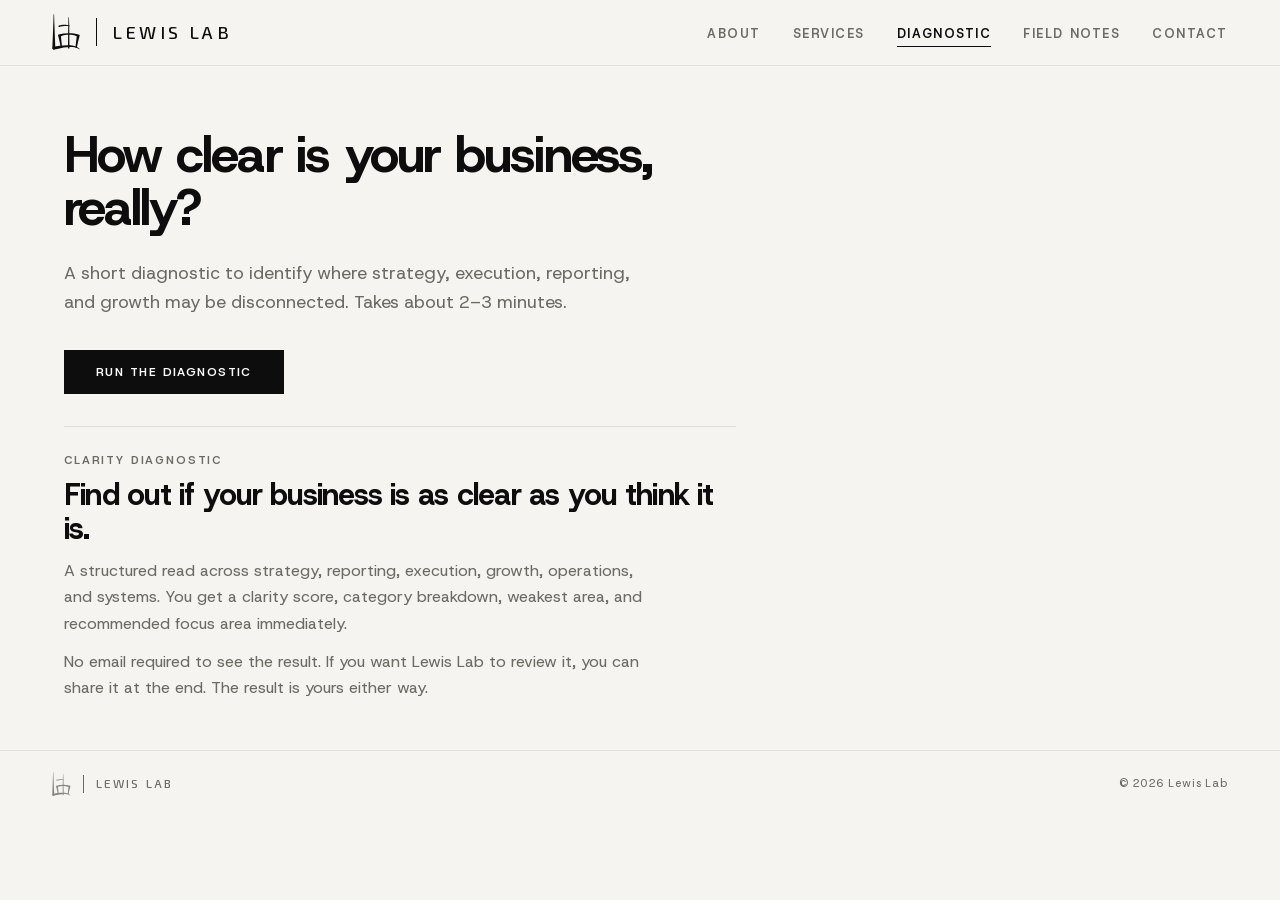
<file: diagnostic.html>
<!DOCTYPE html>
<html lang="en">
<head>
<!-- Google tag (gtag.js) -->
<script async src="https://www.googletagmanager.com/gtag/js?id=G-SXWQ0990PC"></script>
<script>
  window.dataLayer = window.dataLayer || [];
  function gtag(){dataLayer.push(arguments);}
  gtag('js', new Date());
  gtag('config', 'G-SXWQ0990PC');
</script>
  <meta charset="UTF-8" />
  <meta name="viewport" content="width=device-width, initial-scale=1.0" />
  <title>Clarity Diagnostic | Lewis Lab</title>
  <link rel="canonical" href="https://www.lewislab.io/diagnostic.html" />
  <meta name="description" content="A short diagnostic to identify where strategy, execution, reporting, and growth may be disconnected." />

  <meta property="og:title" content="Clarity Diagnostic | Lewis Lab" />
  <meta property="og:description" content="A short diagnostic to identify where strategy, execution, reporting, and growth may be disconnected." />
  <meta property="og:type" content="website" />
  <meta property="og:url" content="https://www.lewislab.io/diagnostic.html" />
  <meta property="og:site_name" content="Lewis Lab" />
  <meta property="og:image" content="https://www.lewislab.io/og-image.png" />
  <meta property="og:image:width" content="1200" />
  <meta property="og:image:height" content="630" />
  <meta name="twitter:card" content="summary_large_image" />
  <meta name="twitter:title" content="Clarity Diagnostic | Lewis Lab" />
  <meta name="twitter:description" content="A short diagnostic to identify where strategy, execution, reporting, and growth may be disconnected." />
  <meta name="twitter:image" content="https://www.lewislab.io/og-image.png" />
  <link rel="icon" type="image/png" href="/favicon.png" />
  <link rel="apple-touch-icon" href="/apple-touch-icon.png" />
  <link rel="preload" href="/assets/fonts/host-grotesk-latin-v5.woff2" as="font" type="font/woff2" crossorigin />
  <link rel="stylesheet" href="styles.css" />

  <style>
    /* ── DIAGNOSTIC PAGE-SPECIFIC CSS ── */

    /* Section layout */
    .section { padding: 3.5rem 1.5rem; max-width: 36rem; margin: 0 auto; }
    @media (min-width: 768px) { .section { padding: 3.5rem 3.25rem; } }
    .section-wide { max-width: 64rem; }

    /* Typography (diagnostic-specific scale) */
    .heading-xl {
      font-size: clamp(2.4rem, 5.1vw, 4.5rem);
      font-weight: 700;
      line-height: 1.02;
      letter-spacing: -0.035em;
      color: var(--ink);
      max-width: 17ch;
      margin-bottom: 1.25rem;
    }

    .heading-lg {
      font-size: clamp(2rem, 3.5vw, 3rem);
      font-weight: 700;
      line-height: 1.08;
      letter-spacing: -0.03em;
      color: var(--ink);
    }

    .body-lg {
      font-size: 1.15rem;
      color: var(--stone);
      line-height: 1.65;
      max-width: 50ch;
    }

    /* Buttons */
    .btn-primary {
      display: inline-block;
      font-family: inherit;
      font-size: 0.75rem;
      font-weight: 600;
      letter-spacing: 0.12em;
      text-transform: uppercase;
      color: #fff;
      background: var(--ink);
      padding: 0.875rem 2rem;
      border: none;
      cursor: pointer;
      white-space: nowrap;
      transition: background 0.2s;
      text-decoration: none;
    }
    .btn-primary:hover, .btn-primary:focus { background: var(--moss); }
    .btn-primary:disabled { opacity: 0.3; cursor: not-allowed; }
    .btn-primary:disabled:hover { background: var(--ink); }

    .btn-back {
      font-family: inherit;
      font-size: 0.82rem;
      font-weight: 600;
      color: var(--stone);
      letter-spacing: 0.08em;
      text-transform: uppercase;
      background: none;
      border: none;
      cursor: pointer;
      transition: color 0.2s;
    }
    .btn-back:hover { color: var(--ink); }
    .btn-back:disabled { opacity: 0; pointer-events: none; }

    /* Rating */
    .rating-group { display: inline-flex; flex-direction: column; }
    .rating-buttons { display: flex; gap: 0.5rem; }
    .rating-btn {
      width: 2.75rem; height: 2.75rem;
      display: flex; align-items: center; justify-content: center;
      font-family: inherit;
      font-size: 0.875rem; font-weight: 500;
      border: 1px solid rgba(13,13,13,0.15);
      background: #fff;
      color: var(--stone);
      cursor: pointer;
      transition: all 0.15s;
    }
    .rating-btn:hover { border-color: rgba(13,13,13,0.4); color: var(--ink); }
    .rating-btn.active { background: var(--ink); color: #fff; border-color: var(--ink); }
    .rating-labels {
      display: flex; justify-content: space-between; margin-top: 0.5rem;
    }
    .rating-label {
      font-size: 0.65rem; color: var(--stone);
      letter-spacing: 0.08em; text-transform: uppercase;
    }

    /* Evidence */
    .evidence-btn {
      font-family: inherit;
      padding: 0.5rem 0.75rem;
      font-size: 0.78rem; font-weight: 500;
      border: 1px solid rgba(13,13,13,0.15);
      background: #fff;
      color: var(--stone);
      cursor: pointer;
      transition: all 0.15s;
    }
    .evidence-btn:hover { border-color: rgba(13,13,13,0.4); color: var(--ink); }
    .evidence-btn.active { background: var(--ink); color: #fff; border-color: var(--ink); }

    /* Progress */
    .progress-bar { display: flex; gap: 0.375rem; }
    .progress-segment {
      flex: 1; height: 3px;
      background: rgba(13,13,13,0.1);
      transition: background 0.3s;
    }
    .progress-segment.filled { background: var(--ink); }

    /* Results */
    .score-box {
      border: 1px solid rgba(13,13,13,0.1);
      background: #fff;
      padding: 2rem 2.5rem;
      margin-bottom: 2.5rem;
    }
    @media (min-width: 768px) { .score-box { padding: 2.5rem; } }

    .score-value {
      font-size: clamp(3rem, 5vw, 4rem);
      font-weight: 700;
      color: var(--ink);
      font-variant-numeric: tabular-nums;
      line-height: 1;
    }

    .bar-track { width: 100%; height: 3px; background: rgba(13,13,13,0.08); margin-top: 1.5rem; }
    .bar-fill { height: 100%; transition: width 0.7s ease; }
    .bar-fill-ink { background: var(--ink); }
    .bar-fill-moss { background: var(--moss); }
    .bar-fill-prussian { background: var(--prussian); }
    .bar-fill-stone { background: var(--stone); }

    .breakdown-row { margin-bottom: 1rem; }
    .breakdown-row-top { display: flex; align-items: center; gap: 1rem; }
    .breakdown-cat { font-size: 0.875rem; width: 11rem; flex-shrink: 0; color: var(--stone); }
    .breakdown-cat.highlight { font-weight: 700; color: var(--ink); }
    .breakdown-bar { flex: 1; height: 4px; background: rgba(13,13,13,0.06); overflow: hidden; }
    .breakdown-pct { font-size: 0.875rem; width: 2.5rem; text-align: right; flex-shrink: 0; font-variant-numeric: tabular-nums; color: var(--stone); }
    .breakdown-pct.highlight { font-weight: 700; color: var(--ink); }
    .breakdown-status {
      margin-top: 0.375rem;
      margin-left: 0;
      font-size: 0.65rem; font-weight: 600;
      letter-spacing: 0.1em; text-transform: uppercase;
    }
    @media (min-width: 768px) { .breakdown-status { margin-left: 12rem; } }

    .status-ink { color: var(--ink); }
    .status-moss { color: var(--moss-text); }
    .status-prussian { color: var(--prussian); }
    .status-stone { color: var(--stone); }

    .divider { border-top: 1px solid rgba(13,13,13,0.1); padding-top: 2rem; margin-bottom: 2rem; }

    /* Form */
    .form-field { margin-bottom: 1.25rem; }
    .form-label {
      display: block;
      font-size: 0.82rem; font-weight: 500;
      color: var(--ink);
      margin-bottom: 0.375rem;
    }
    .form-input, .form-textarea {
      width: 100%;
      padding: 0.625rem 0.75rem;
      font-family: inherit;
      font-size: 0.92rem;
      color: var(--ink);
      background: #fff;
      border: 1px solid rgba(13,13,13,0.15);
      transition: border-color 0.2s;
    }
    .form-input:focus, .form-textarea:focus { border-color: rgba(13,13,13,0.4); }
    .form-textarea { resize: none; }

    /* Utilities */
    .hidden { display: none !important; }
    .mt-2 { margin-top: 0.5rem; }
    .mt-4 { margin-top: 1rem; }
    .mt-6 { margin-top: 1.5rem; }
    .mt-8 { margin-top: 2rem; }
    .mt-10 { margin-top: 2.5rem; }
    .mb-2 { margin-bottom: 0.5rem; }
    .mb-3 { margin-bottom: 0.75rem; }
    .mb-4 { margin-bottom: 1rem; }
    .mb-5 { margin-bottom: 1.25rem; }
    .mb-7 { margin-bottom: 1.75rem; }
    .mb-8 { margin-bottom: 2rem; }
    .mb-10 { margin-bottom: 2.5rem; }
    .mb-12 { margin-bottom: 3rem; }
    .text-sm { font-size: 0.875rem; }
    .text-xs { font-size: 0.75rem; }
    .font-bold { font-weight: 700; }
    .font-semibold { font-weight: 600; }
    .w-full { width: 100%; }
    .text-center { text-align: center; }

    /* Diagnostic mobile overrides */
    @media (max-width: 768px) {
      /* Two-row mobile nav is ~88px; give all views comfortable clearance */
      .diagnostic-page main { padding-top: 6rem; }

      .section {
        max-width: 100%;
        padding: 2.75rem 1.5rem;
      }

      #view-hero {
        min-height: calc(100svh - 9.5rem) !important;
        justify-content: center !important;
      }

      .heading-xl {
        font-size: clamp(2.7rem, 10.5vw, 3.8rem);
        max-width: 11ch;
      }

      .body-lg {
        font-size: 1.18rem;
        line-height: 1.55;
      }

      .btn-primary { padding: 0.95rem 1.8rem; }

      .rating-btn {
        width: 2.65rem;
        height: 2.65rem;
      }

      .evidence-btn { max-width: 100%; }

      .breakdown-row-top { gap: 0.65rem; }

      .breakdown-cat {
        width: 7.8rem;
        font-size: 0.8rem;
      }

      .breakdown-pct {
        width: 2.25rem;
        font-size: 0.8rem;
      }
    }

    .diagnostic-explainer {
      margin-top: 2rem;
      padding-top: 1.5rem;
      border-top: 1px solid rgba(13,13,13,0.1);
      max-width: 42rem;
    }
    .diagnostic-explainer-label {
      font-size: 0.72rem;
      font-weight: 600;
      letter-spacing: 0.16em;
      text-transform: uppercase;
      color: var(--stone);
      margin-bottom: 0.5rem;
    }
    .diagnostic-explainer h2 {
      font-size: clamp(1.35rem, 2.4vw, 1.9rem);
      line-height: 1.12;
      letter-spacing: -0.025em;
      color: var(--ink);
      margin-bottom: 0.75rem;
    }
    .diagnostic-explainer > p:not(.diagnostic-explainer-label) {
      font-size: 1rem;
      line-height: 1.65;
      color: var(--stone);
      max-width: 60ch;
      margin-bottom: 0.75rem;
    }
    .diagnostic-explainer > p:last-child {
      margin-bottom: 0;
    }
    @media (max-width: 768px) {
      .diagnostic-explainer {
        margin-top: 1.5rem;
        padding-top: 1.25rem;
      }
      .diagnostic-explainer > p:not(.diagnostic-explainer-label) {
        font-size: 0.96rem;
        line-height: 1.55;
      }
    }
  </style>

  <script type="application/ld+json">
{
  "@context": "https://schema.org",
  "@type": "WebPage",
  "@id": "https://www.lewislab.io/diagnostic.html#webpage",
  "url": "https://www.lewislab.io/diagnostic.html",
  "name": "Clarity Diagnostic | Lewis Lab",
  "description": "A short diagnostic to identify where strategy, execution, reporting, and growth may be disconnected.",
  "isPartOf": {
    "@id": "https://www.lewislab.io/#website"
  },
  "about": {
    "@id": "https://www.lewislab.io/#organization"
  }
}
  </script>
</head>
<body class="diagnostic-page internal-page">
  <a class="skip-link" href="#main-content">Skip to content</a>
  <nav aria-label="Primary navigation">
    <a class="nav-logo" href="/">
      <svg class="nav-logo-mark" viewBox="0 0 543.88 699.28" xmlns="http://www.w3.org/2000/svg" aria-hidden="true">
        <path fill="#0D0D0D" d="M6.74,660.85c7.02-159.58,13.14-327.38,18.73-486.98,1.42-40.33,4.12-121.96,5.39-162.32.09-2.71,2.36-4.84,5.07-4.75,2.6.09,4.66,2.19,4.75,4.75,1.85,58.76,4.8,144.44,6.83,202.91,4.75,131.63,9.98,274.19,15.64,405.82l1.77,40.58c.7,16.07-11.75,29.66-27.82,30.37-16.96.84-31.19-13.41-30.37-30.37Z"/>
        <path fill="#0D0D0D" d="M314.56,666.42c-2.31-2.74-3.53-6.23-3.49-9.82,1.98-178.8,2.15-376.42,8.24-554.04.39-12.36.84-24.72,1.33-37.08.09-2.35,1.86-4.4,4.21-4.6,2.69-.23,4.92,1.85,5.02,4.41.49,12.42.94,24.85,1.34,37.27,4.48,129.96,5.91,279.08,6.86,410.02l1.44,149.1c-.47,17.13-13.09,18.83-24.96,4.74Z"/>
        <path fill="#0D0D0D" d="M454.91,651.13c4.17,1.43,19.13,5.58,24.47,7.25,1.86.59,1.94-.93,2.38-2.91,15.63-75.5,30.93-151.11,52.84-225.08,1.1-3.63,2.43-6.85,3.34-9.95,2.29-7.8-2.1-16.02-9.85-18.46-127.93-40.3-273.09-36.7-402.8-4.19-9.32,3.27-9.6,12.77-6.62,21.06,23.02,77.64,36,158.34,52.92,237.06,7.51-1.54,20.65-5.49,25.8-7.02-4.83-43.93-22.15-205.22-23.39-216.38,96.71-36.62,209.86-37.64,306.86,1.56l-25.94,217.06Z"/>
        <path fill="#0D0D0D" d="M133.89,224.09c51.72-19.11,148.16-22.55,199.22-1.15l3.2,1.41c.53.24,1.06.46,1.58.72,1.38.72,3.26,1.65,4.64,2.4,1.43.89,4.52,2.61,5.89,3.69.94.67,1.88,1.34,2.79,2.02,3.82,2.96.09,8.26-4.67,6.59l-.3-.11c-15.37-5.71-32.43-7.42-49.44-8.24-17.05-.73-34.29-.34-51.42.97-25.59,2-50.8,5.64-75.42,11.7-7.84,1.93-15.56,4.22-23.11,6.87-20.92,7.03-33.4-18.68-12.97-26.87Z"/>
        <path fill="#0D0D0D" d="M28.8,639.12c121.17-28.14,377.55-59.78,481.75,14.68,9.03,6.62,17.29,14.46,23.92,23.44,1.69,2.3,1.5,5.62-.74,7.39-1.87,1.48-4.41,1.45-6.23.14-6.47-4.85-13.12-9.12-20.2-12.92-65.83-33.13-146.59-31.24-218.57-25.84-41.72,3.54-83.27,9.57-124.44,17.19-41.07,7.69-81.96,16.79-122.2,27.91-14.28,4.01-29.11-4.34-33.1-18.62-4.14-14.68,4.94-29.97,19.8-33.37Z"/>
      </svg>
      <div class="nav-logo-divider"></div>
      <span class="nav-logo-text">Lewis Lab</span>
    </a>

    <ul class="nav-links">
      <li class="mobile-hide"><a href="/#about">About</a></li>
      <li><a href="services.html">Services</a></li>
      <li><a href="diagnostic.html" aria-current="page">Diagnostic</a></li>
      <li><a href="blog.html">Field Notes</a></li>
      <li><a href="/#contact">Contact</a></li>
    </ul>
  </nav>

  <main id="main-content" tabindex="-1">
    <div class="ll-container">
      <div id="view-hero" class="ll-page-hero" style="display:flex;flex-direction:column;">
        <h1 class="ll-page-title">How clear is your business, really?</h1>
        <p class="ll-page-sub">A short diagnostic to identify where strategy, execution, reporting, and growth may be disconnected. Takes about 2&ndash;3 minutes.</p>
        <button class="btn-primary" onclick="startDiagnostic()" style="align-self:flex-start;">Run the Diagnostic</button>
        <div class="diagnostic-explainer" aria-labelledby="diagnostic-explainer-heading">
          <p class="diagnostic-explainer-label">Clarity Diagnostic</p>
          <h2 id="diagnostic-explainer-heading">Find out if your business is as clear as you think it is.</h2>
          <p>A structured read across strategy, reporting, execution, growth, operations, and systems. You get a clarity score, category breakdown, weakest area, and recommended focus area immediately.</p>
          <p>No email required to see the result. If you want Lewis Lab to review it, you can share it at the end. The result is yours either way.</p>
        </div>
      </div>
    </div>

    <div id="view-diagnostic" class="section hidden"></div>
    <div id="view-results" class="section hidden"></div>
  </main>

  <footer>
    <div class="footer-logo">
      <svg class="footer-logo-mark" viewBox="0 0 543.88 699.28" xmlns="http://www.w3.org/2000/svg" aria-hidden="true">
        <path fill="#888880" d="M6.74,660.85c7.02-159.58,13.14-327.38,18.73-486.98,1.42-40.33,4.12-121.96,5.39-162.32.09-2.71,2.36-4.84,5.07-4.75,2.6.09,4.66,2.19,4.75,4.75,1.85,58.76,4.8,144.44,6.83,202.91,4.75,131.63,9.98,274.19,15.64,405.82l1.77,40.58c.7,16.07-11.75,29.66-27.82,30.37-16.96.84-31.19-13.41-30.37-30.37Z"/>
        <path fill="#888880" d="M314.56,666.42c-2.31-2.74-3.53-6.23-3.49-9.82,1.98-178.8,2.15-376.42,8.24-554.04.39-12.36.84-24.72,1.33-37.08.09-2.35,1.86-4.4,4.21-4.6,2.69-.23,4.92,1.85,5.02,4.41.49,12.42.94,24.85,1.34,37.27,4.48,129.96,5.91,279.08,6.86,410.02l1.44,149.1c-.47,17.13-13.09,18.83-24.96,4.74Z"/>
        <path fill="#888880" d="M454.91,651.13c4.17,1.43,19.13,5.58,24.47,7.25,1.86.59,1.94-.93,2.38-2.91,15.63-75.5,30.93-151.11,52.84-225.08,1.1-3.63,2.43-6.85,3.34-9.95,2.29-7.8-2.1-16.02-9.85-18.46-127.93-40.3-273.09-36.7-402.8-4.19-9.32,3.27-9.6,12.77-6.62,21.06,23.02,77.64,36,158.34,52.92,237.06,7.51-1.54,20.65-5.49,25.8-7.02-4.83-43.93-22.15-205.22-23.39-216.38,96.71-36.62,209.86-37.64,306.86,1.56l-25.94,217.06Z"/>
        <path fill="#888880" d="M133.89,224.09c51.72-19.11,148.16-22.55,199.22-1.15l3.2,1.41c.53.24,1.06.46,1.58.72,1.38.72,3.26,1.65,4.64,2.4,1.43.89,4.52,2.61,5.89,3.69.94.67,1.88,1.34,2.79,2.02,3.82,2.96.09,8.26-4.67,6.59l-.3-.11c-15.37-5.71-32.43-7.42-49.44-8.24-17.05-.73-34.29-.34-51.42.97-25.59,2-50.8,5.64-75.42,11.7-7.84,1.93-15.56,4.22-23.11,6.87-20.92,7.03-33.4-18.68-12.97-26.87Z"/>
        <path fill="#888880" d="M28.8,639.12c121.17-28.14,377.55-59.78,481.75,14.68,9.03,6.62,17.29,14.46,23.92,23.44,1.69,2.3,1.5,5.62-.74,7.39-1.87,1.48-4.41,1.45-6.23.14-6.47-4.85-13.12-9.12-20.2-12.92-65.83-33.13-146.59-31.24-218.57-25.84-41.72,3.54-83.27,9.57-124.44,17.19-41.07,7.69-81.96,16.79-122.2,27.91-14.28,4.01-29.11-4.34-33.1-18.62-4.14-14.68,4.94-29.97,19.8-33.37Z"/>
      </svg>
      <div class="footer-logo-divider"></div>
      <span class="footer-logo-text">Lewis Lab</span>
    </div>
    <span>&copy; 2026 Lewis Lab</span>
  </footer>

  <script>
    // Data
    const questions = [
      { id: 1, text: 'Our current business priorities are clearly defined.', category: 'Strategy' },
      { id: 2, text: 'We know which activities are actually driving meaningful results.', category: 'Strategy' },
      { id: 3, text: 'Our reporting helps us make better decisions.', category: 'Reporting' },
      { id: 4, text: 'We can connect marketing, sales, or operational activity to real outcomes.', category: 'Reporting' },
      { id: 5, text: 'Projects usually move from idea to execution without getting stuck.', category: 'Execution' },
      { id: 6, text: 'Roles, ownership, and next steps are clear when initiatives are launched.', category: 'Execution' },
      { id: 7, text: 'We have a clear view of where customers, leads, or opportunities are coming from.', category: 'Growth' },
      { id: 8, text: 'Vendors, partners, or outside resources are held accountable with clear performance expectations.', category: 'Growth' },
      { id: 9, text: 'Core processes are clear, consistent, and easy to follow.', category: 'Operations' },
      { id: 10, text: 'Important work does not depend too heavily on memory, workarounds, or informal handoffs.', category: 'Operations' },
      { id: 11, text: 'Repetitive manual work is minimized through clear systems, tools, or automation.', category: 'Systems & Automation' },
      { id: 12, text: 'We use technology effectively to reduce friction and improve visibility.', category: 'Systems & Automation' },
    ];

    const categories = ['Strategy', 'Reporting', 'Execution', 'Growth', 'Operations', 'Systems & Automation'];

    const reviewRecommendations = {
      Strategy: 'Strategy & Priority Review',
      Reporting: 'Reporting & Visibility Review',
      Execution: 'Strategy-to-Execution Review',
      Growth: 'Customer Acquisition Review',
      Operations: 'Operating Clarity Review',
      'Systems & Automation': 'Systems & Automation Review',
    };

    const categoryDiagnoses = {
      Strategy: 'Your business priorities may lack clarity, making it difficult to align teams and allocate resources effectively.',
      Reporting: 'Your reporting infrastructure may not be connecting activity to outcomes, leaving leadership without actionable insight.',
      Execution: 'There appears to be friction between strategy and delivery, causing initiatives to stall or lose momentum.',
      Growth: 'Visibility into customer acquisition and partner performance may be limited, making it hard to scale what works.',
      Operations: 'Core processes may be unclear or inconsistent, with too much reliance on memory and informal handoffs rather than documented workflows.',
      'Systems & Automation': 'Repetitive manual work and technology gaps may be consuming capacity and reducing visibility that could be addressed through better systems and automation.',
    };

    const evidenceOptions = [
      { value: 'reporting', label: 'Actual reporting / documented process' },
      { value: 'some-evidence', label: 'Some evidence + judgment' },
      { value: 'instinct', label: 'Mostly instinct / vendor summaries' },
      { value: 'not-sure', label: 'Not sure' },
    ];

    // State
    let answers = {};
    let evidence = { Strategy: null, Reporting: null, Execution: null, Growth: null, Operations: null, 'Systems & Automation': null };
    let currentStep = 0;
    const TOTAL_STEPS = 6;

    // Views
    function navOffset() {
      var nav = document.querySelector('nav');
      return nav ? nav.offsetHeight : 0;
    }

    function scrollBehavior() {
      return window.matchMedia('(prefers-reduced-motion: reduce)').matches ? 'auto' : 'smooth';
    }

    function focusElement(id) {
      const element = document.getElementById(id);
      if (element) element.focus({ preventScroll: true });
    }

    function scrollBelowNav() {
      window.scrollTo({ top: navOffset(), behavior: scrollBehavior() });
    }

    function showView(id) {
      document.getElementById('view-hero').classList.add('hidden');
      document.getElementById('view-diagnostic').classList.add('hidden');
      document.getElementById('view-results').classList.add('hidden');
      document.getElementById(id).classList.remove('hidden');
      scrollBelowNav();
    }

    function fireEvent(name, params) {
      if (typeof gtag === 'function') {
        gtag('event', name, params || {});
      }
    }

    function startDiagnostic() {
      fireEvent('diagnostic_start');
      answers = {};
      evidence = { Strategy: null, Reporting: null, Execution: null, Growth: null, Operations: null, 'Systems & Automation': null };
      currentStep = 0;
      showView('view-diagnostic');
      renderDiagnostic();
      focusElement('diagnostic-step-heading');
    }

    // Diagnostic
    function renderDiagnostic() {
      const cat = categories[currentStep];
      const catQuestions = questions.filter(q => q.category === cat);
      const step = currentStep + 1;
      const isLast = currentStep === TOTAL_STEPS - 1;

      const catComplete = catQuestions.every(q => answers[q.id] !== undefined);
      const evidenceSelected = evidence[cat] !== null;
      const canProceed = catComplete && evidenceSelected;
      const allAnswered = questions.every(q => answers[q.id] !== undefined);

      let html = '';

      // Progress
      html += `<div class="mb-8">`;
      html += `<div style="display:flex;align-items:center;justify-content:flex-start;margin-bottom:0.75rem;">`;
      html += `<h1 id="diagnostic-step-heading" tabindex="-1" class="text-sm font-semibold" style="color:var(--ink);">Step ${step} of ${TOTAL_STEPS}: ${cat}</h1>`;
      html += `</div>`;
      html += `<div class="progress-bar" aria-hidden="true">`;
      for (let i = 0; i < TOTAL_STEPS; i++) {
        html += `<div class="progress-segment${i < step ? ' filled' : ''}"></div>`;
      }
      html += `</div></div>`;

      // Questions
      catQuestions.forEach(q => {
        html += `<div class="mb-10" role="group" aria-labelledby="question-${q.id}">`;
        html += `<p id="question-${q.id}" style="font-size:1.05rem;color:var(--ink);line-height:1.6;margin-bottom:1rem;">${q.text}</p>`;
        html += `<div class="rating-group"><div class="rating-buttons">`;
        for (let r = 1; r <= 5; r++) {
          const active = answers[q.id] === r ? ' active' : '';
          html += `<button id="rating-${q.id}-${r}" type="button" class="rating-btn${active}" aria-pressed="${answers[q.id] === r}" aria-label="${r} of 5" onclick="rate(${q.id},${r})">${r}</button>`;
        }
        html += `</div><div class="rating-labels"><span class="rating-label">Disagree</span><span class="rating-label">Agree</span></div></div>`;
        html += `</div>`;
      });

      // Evidence
      html += `<div role="group" aria-labelledby="evidence-question" style="margin-top:2.5rem;padding-top:2rem;border-top:1px solid rgba(13,13,13,0.08);">`;
      html += `<p id="evidence-question" style="font-size:0.92rem;color:var(--ink);line-height:1.6;margin-bottom:0.75rem;">What are these answers mainly based on?</p>`;
      html += `<div style="display:flex;flex-wrap:wrap;gap:0.5rem;">`;
      evidenceOptions.forEach(opt => {
        const active = evidence[cat] === opt.value ? ' active' : '';
        html += `<button id="evidence-${opt.value}" type="button" class="evidence-btn${active}" aria-pressed="${evidence[cat] === opt.value}" onclick="setEvidence('${opt.value}')">${opt.label}</button>`;
      });
      html += `</div></div>`;

      // Nav
      html += `<div style="margin-top:2.5rem;display:flex;align-items:center;justify-content:space-between;">`;
      html += `<button class="btn-back" ${currentStep === 0 ? 'disabled' : ''} onclick="prevStep()">Back</button>`;
      if (isLast) {
        html += `<button class="btn-primary" ${!(allAnswered && canProceed) ? 'disabled' : ''} onclick="viewResults()">View Results</button>`;
      } else {
        html += `<button class="btn-primary" ${!canProceed ? 'disabled' : ''} onclick="nextStep()">Next</button>`;
      }
      html += `</div>`;

      document.getElementById('view-diagnostic').innerHTML = html;
    }

    function rate(id, rating) {
      answers[id] = rating;
      renderDiagnostic();
      focusElement(`rating-${id}-${rating}`);
    }

    function setEvidence(value) {
      const cat = categories[currentStep];
      evidence[cat] = value;
      renderDiagnostic();
      focusElement(`evidence-${value}`);
    }

    function nextStep() {
      if (currentStep < TOTAL_STEPS - 1) {
        currentStep++;
        renderDiagnostic();
        focusElement('diagnostic-step-heading');
        scrollBelowNav();
      }
    }

    function prevStep() {
      if (currentStep > 0) {
        currentStep--;
        renderDiagnostic();
        focusElement('diagnostic-step-heading');
        scrollBelowNav();
      }
    }

    // Results
    function needsValidation(conf) {
      return conf === 'instinct' || conf === 'not-sure';
    }

    function calculateCategoryScores() {
      const scores = {};
      categories.forEach(cat => {
        const catQs = questions.filter(q => q.category === cat);
        const total = catQs.reduce((sum, q) => sum + (answers[q.id] || 0), 0);
        scores[cat] = Math.round((total / (catQs.length * 5)) * 100);
      });
      return scores;
    }

    function calculateOverallScore() {
      const total = Object.values(answers).reduce((sum, v) => sum + v, 0);
      return Math.round((total / (questions.length * 5)) * 100);
    }

    function getLowestCategory(scores) {
      let lowest = categories[0];
      categories.forEach(cat => {
        if (scores[cat] < scores[lowest]) lowest = cat;
      });
      return lowest;
    }

    function viewResults() {
      showView('view-results');
      renderResults();
      focusElement('diagnostic-results-heading');
    }

    function renderResults() {
      fireEvent('diagnostic_complete');
      const scores = calculateCategoryScores();
      const overall = calculateOverallScore();
      const lowest = getLowestCategory(scores);

      const allHigh = categories.every(cat => scores[cat] >= 75);
      const validateCats = categories.filter(cat => scores[cat] >= 75 && needsValidation(evidence[cat]));
      const isValidationMode = allHigh && validateCats.length > 0;

      const primary = isValidationMode ? validateCats[0] : lowest;
      const recommendation = reviewRecommendations[primary];
      const diagnosis = categoryDiagnoses[primary];

      let html = '';

      html += `<p class="section-label mb-2">Lewis Lab</p>`;
      html += `<h1 id="diagnostic-results-heading" tabindex="-1" class="heading-lg" style="margin-bottom:1rem;">Your Clarity Snapshot</h1>`;
      html += `<p style="font-size:0.84rem;color:var(--stone);line-height:1.6;margin-bottom:2.5rem;">Scores reflect self-reported clarity. Lewis Lab uses the evidence check to identify what should be validated against real reporting, workflows, vendor outputs, and outcomes.</p>`;

      // Score box
      html += `<div class="score-box">`;
      html += `<p class="section-label mb-4">Perceived Clarity Score</p>`;
      html += `<span class="score-value">${overall}%</span>`;
      html += `<div class="bar-track"><div class="bar-fill bar-fill-ink" style="width:${overall}%;"></div></div>`;
      html += `<p style="font-size:0.78rem;color:var(--stone);line-height:1.6;margin-top:1rem;">This reflects self-reported clarity before validation.</p>`;
      html += `</div>`;

      // Breakdown
      html += `<div class="mb-10"><p class="section-label mb-5">Diagnostic Breakdown</p>`;
      categories.forEach(cat => {
        const pct = scores[cat];
        const isHighlighted = cat === primary;
        const status = getCategoryStatus(pct, cat, lowest, isValidationMode, primary);
        html += `<div class="breakdown-row">`;
        html += `<div class="breakdown-row-top">`;
        html += `<span class="breakdown-cat${isHighlighted ? ' highlight' : ''}">${cat}</span>`;
        html += `<div class="breakdown-bar"><div class="bar-fill bar-fill-${status.bar}" style="width:${pct}%;"></div></div>`;
        html += `<span class="breakdown-pct${isHighlighted ? ' highlight' : ''}">${pct}%</span>`;
        html += `</div>`;
        html += `<div class="breakdown-status status-${status.color}">${status.label}</div>`;
        html += `</div>`;
      });
      html += `</div>`;

      // Primary section
      html += `<div class="divider">`;
      html += `<p class="section-label mb-3">${isValidationMode ? 'Primary Validation Priority' : 'Primary Clarity Gap'}</p>`;
      html += `<p style="font-size:1.25rem;font-weight:700;color:var(--ink);">${primary}</p>`;
      html += `</div>`;

      // What this suggests
      html += `<div class="divider">`;
      html += `<p class="section-label mb-3">What This Suggests</p>`;
      const suggestText = isValidationMode
        ? 'Your responses suggest strong perceived clarity overall. The priority is not necessarily a weak area, but an area that should be validated before treating it as a confirmed strength.'
        : diagnosis;
      html += `<p style="font-size:1.05rem;color:var(--stone);line-height:1.7;">${suggestText}</p>`;
      html += `</div>`;

      // Validation priorities
      if (validateCats.length > 0) {
        html += `<div class="divider">`;
        html += `<p class="section-label mb-3">Validation Priorities</p>`;
        html += `<ul style="list-style:none;margin-bottom:1rem;">`;
        validateCats.forEach(cat => {
          html += `<li style="font-size:1.05rem;color:var(--ink);line-height:1.7;margin-bottom:0.5rem;"><span class="font-semibold">${cat}</span><span style="color:var(--stone);">: Scored high, but should be validated against actual reporting, workflows, vendor outputs, or business outcomes.</span></li>`;
        });
        html += `</ul></div>`;
      }

      // Recommended review
      html += `<div class="divider mb-12">`;
      html += `<p class="section-label mb-3">What Lewis Lab Would Review First</p>`;
      const reviewText = isValidationMode
        ? `Based on your responses, we would begin with a <span class="font-semibold" style="color:var(--ink);">${recommendation}</span> to verify whether perceived clarity in this area holds up against actual data and outcomes.`
        : `Based on your responses, we would begin with a <span class="font-semibold" style="color:var(--ink);">${recommendation}</span> to examine the areas where perceived clarity is lowest and determine what needs validation.`;
      html += `<p style="font-size:1.05rem;color:var(--stone);line-height:1.7;">${reviewText}</p>`;
      html += `</div>`;

      // CTA button
      html += `<button id="cta-btn" class="btn-primary w-full text-center" onclick="showReviewForm()">Request a Review</button>`;

      // Form placeholder (hidden)
      html += `<div id="review-form-section" class="hidden"></div>`;

      document.getElementById('view-results').innerHTML = html;

      // Store data for form submission
      window._diagnosticPayload = {
        perceivedClarityScore: overall,
        primaryFocus: primary,
        primaryFocusType: isValidationMode ? 'validation' : 'gap',
        recommendedReview: recommendation,
        categoryScores: scores,
        validationPriorities: validateCats,
      };
    }

    function getCategoryStatus(pct, cat, lowest, isValidationMode, primary) {
      if (!isValidationMode && cat === lowest) {
        return { label: 'Primary Gap', bar: 'ink', color: 'ink' };
      }
      if (pct < 50) {
        return { label: 'Needs Review', bar: 'prussian', color: 'prussian' };
      }
      if (pct >= 75) {
        if (needsValidation(evidence[cat])) {
          const label = isValidationMode && cat === primary ? 'Primary Validation Priority' : 'Validate';
          return { label, bar: 'prussian', color: 'prussian' };
        }
        return { label: 'Appears Strong', bar: 'moss', color: 'moss' };
      }
      return { label: 'Watch Area', bar: 'stone', color: 'stone' };
    }

    function showReviewForm() {
      document.getElementById('cta-btn').classList.add('hidden');
      const section = document.getElementById('review-form-section');
      section.classList.remove('hidden');

      const d = window._diagnosticPayload;
      const catScoresText = categories.map(cat => cat + ': ' + d.categoryScores[cat] + '%').join(', ');
      const validationText = d.validationPriorities.length > 0 ? d.validationPriorities.join(', ') : 'None';

      let html = '';
      html += `<div style="border-top:1px solid rgba(13,13,13,0.1);padding-top:2.5rem;margin-top:2rem;">`;
      html += `<h2 id="review-form-heading" tabindex="-1" style="font-size:1.5rem;font-weight:700;color:var(--ink);line-height:1.15;margin-bottom:0.75rem;">Request a Review</h2>`;
      html += `<p style="font-size:0.92rem;color:var(--stone);line-height:1.65;margin-bottom:2rem;">Share your result and I\u2019ll review where clarity appears strongest, where validation is needed, and where Lewis Lab could help.</p>`;
      html += `<form action="https://api.web3forms.com/submit" method="POST">`;
      html += `<input type="hidden" name="access_key" value="22defc91-7e99-48cc-9825-85feae08815f">`;
      html += `<input type="hidden" name="subject" value="New Lewis Lab diagnostic review request">`;
      html += `<input type="checkbox" name="botcheck" class="hidden" style="display:none;">`;
      html += `<input type="hidden" name="redirect" value="https://www.lewislab.io/thanks.html">`;
      html += `<input type="hidden" name="Perceived Clarity Score" value="${d.perceivedClarityScore}%" />`;
      html += `<input type="hidden" name="Primary Focus Area" value="${d.primaryFocus} (${d.primaryFocusType})" />`;
      html += `<input type="hidden" name="Recommended Review" value="${d.recommendedReview}" />`;
      html += `<input type="hidden" name="Category Scores" value="${catScoresText}" />`;
      html += `<input type="hidden" name="Validation Priorities" value="${validationText}" />`;
      html += formField('Name', 'Name', 'text', true);
      html += formField('Business name', 'Business Name', 'text', true);
      html += formField('Website', 'Website', 'text', false, 'url');
      html += formField('Email', 'Email', 'email', true);
      html += `<div class="form-field"><label class="form-label" for="review-context">What prompted you to take the diagnostic?</label><textarea id="review-context" name="What Prompted You" rows="3" class="form-textarea"></textarea></div>`;
      html += `<button type="submit" class="btn-primary w-full text-center mt-2">Submit</button>`;
      html += `</form></div>`;

      section.innerHTML = html;
      focusElement('review-form-heading');
      section.scrollIntoView({ behavior: scrollBehavior() });
    }

    function formField(label, name, type, required, inputmode) {
      const id = 'review-' + name.toLowerCase().replace(/[^a-z0-9]+/g, '-');
      const autocomplete = { Name: 'name', 'Business Name': 'organization', Website: 'url', Email: 'email' }[name];
      const ac = autocomplete ? ` autocomplete="${autocomplete}"` : '';
      const req = required ? ' required' : '';
      const im = inputmode ? ` inputmode="${inputmode}"` : '';
      return `<div class="form-field"><label class="form-label" for="${id}">${label}</label><input id="${id}" name="${name}" type="${type}" class="form-input"${req}${im}${ac} /></div>`;
    }

    // GA4: lead_submit_diagnostic (delegated, form built dynamically)
    document.addEventListener('submit', function(e) {
      var form = e.target;
      if (form && form.action && form.action.indexOf('web3forms.com') !== -1) {
        if (!form.dataset.gaAttached) {
          form.dataset.gaAttached = '1';
          fireEvent('lead_submit_diagnostic');
        }
      }
    });
  </script>
</body>
</html>
</file>
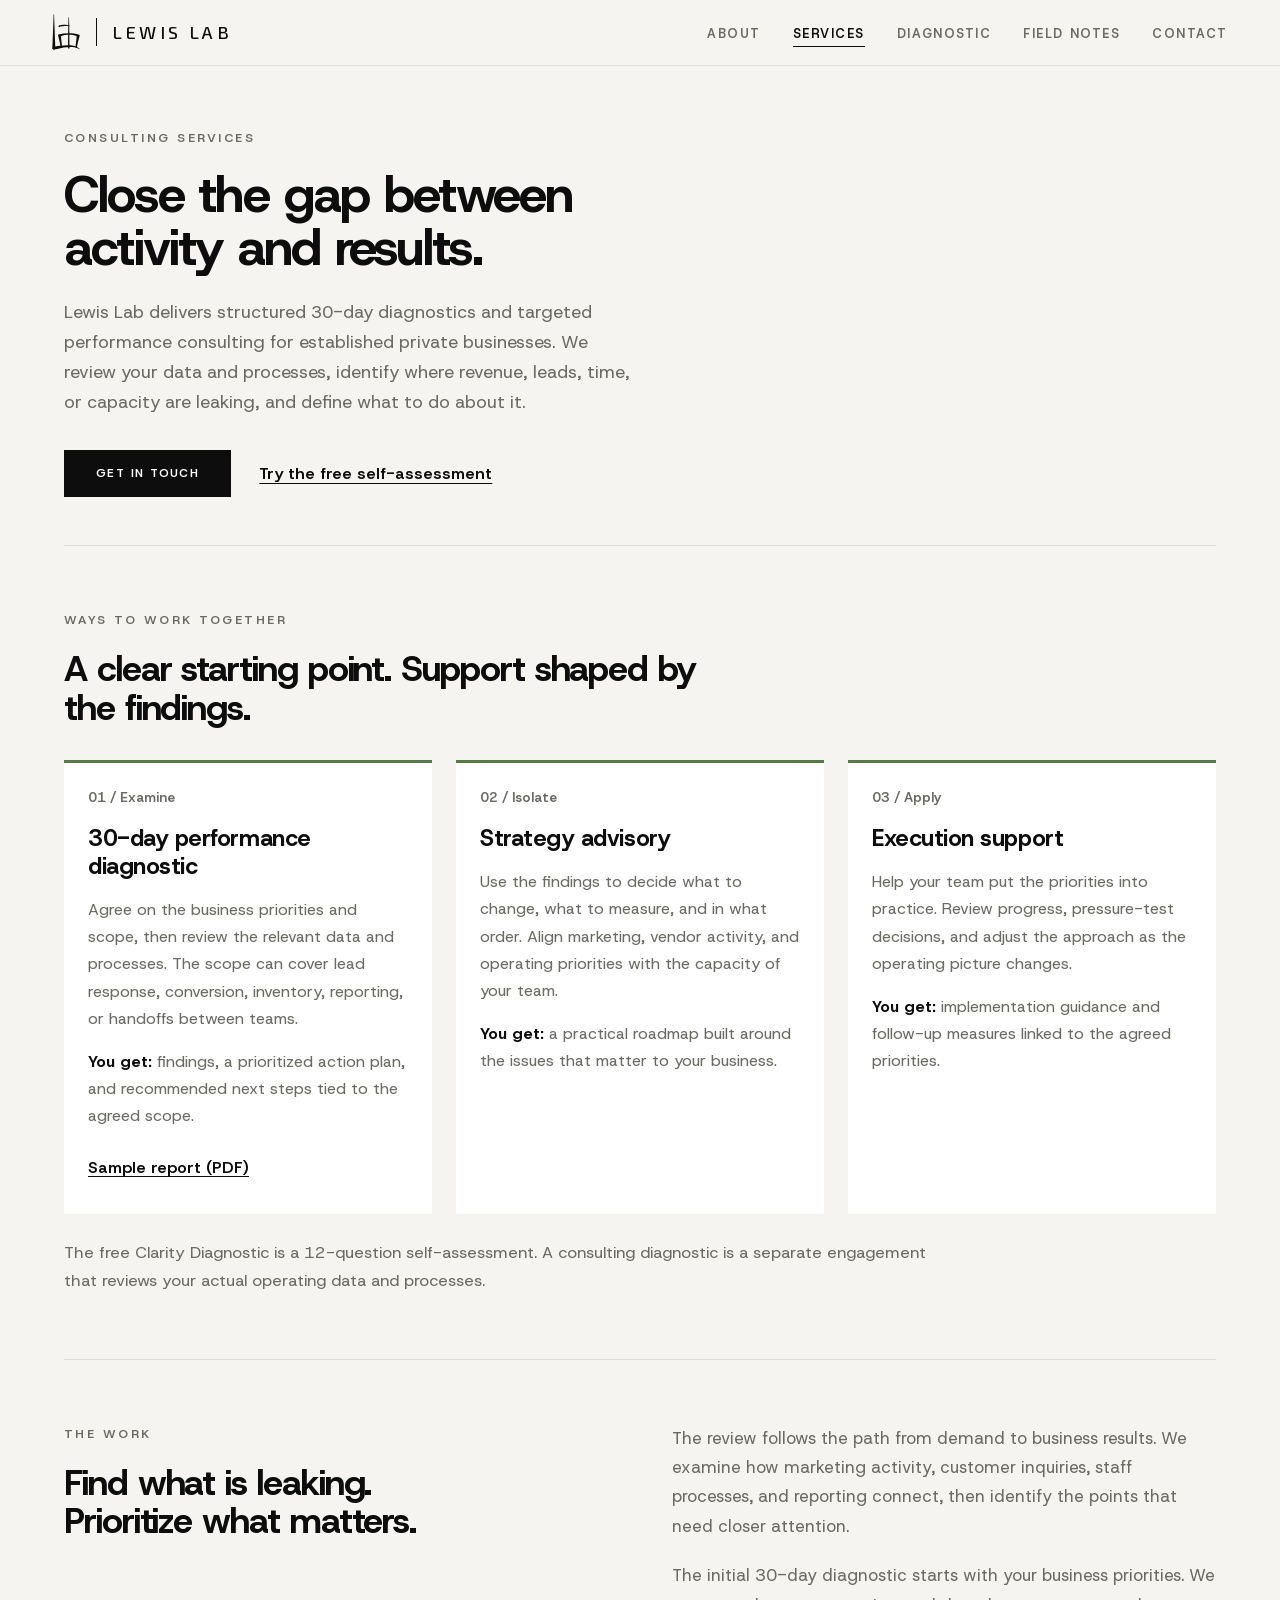
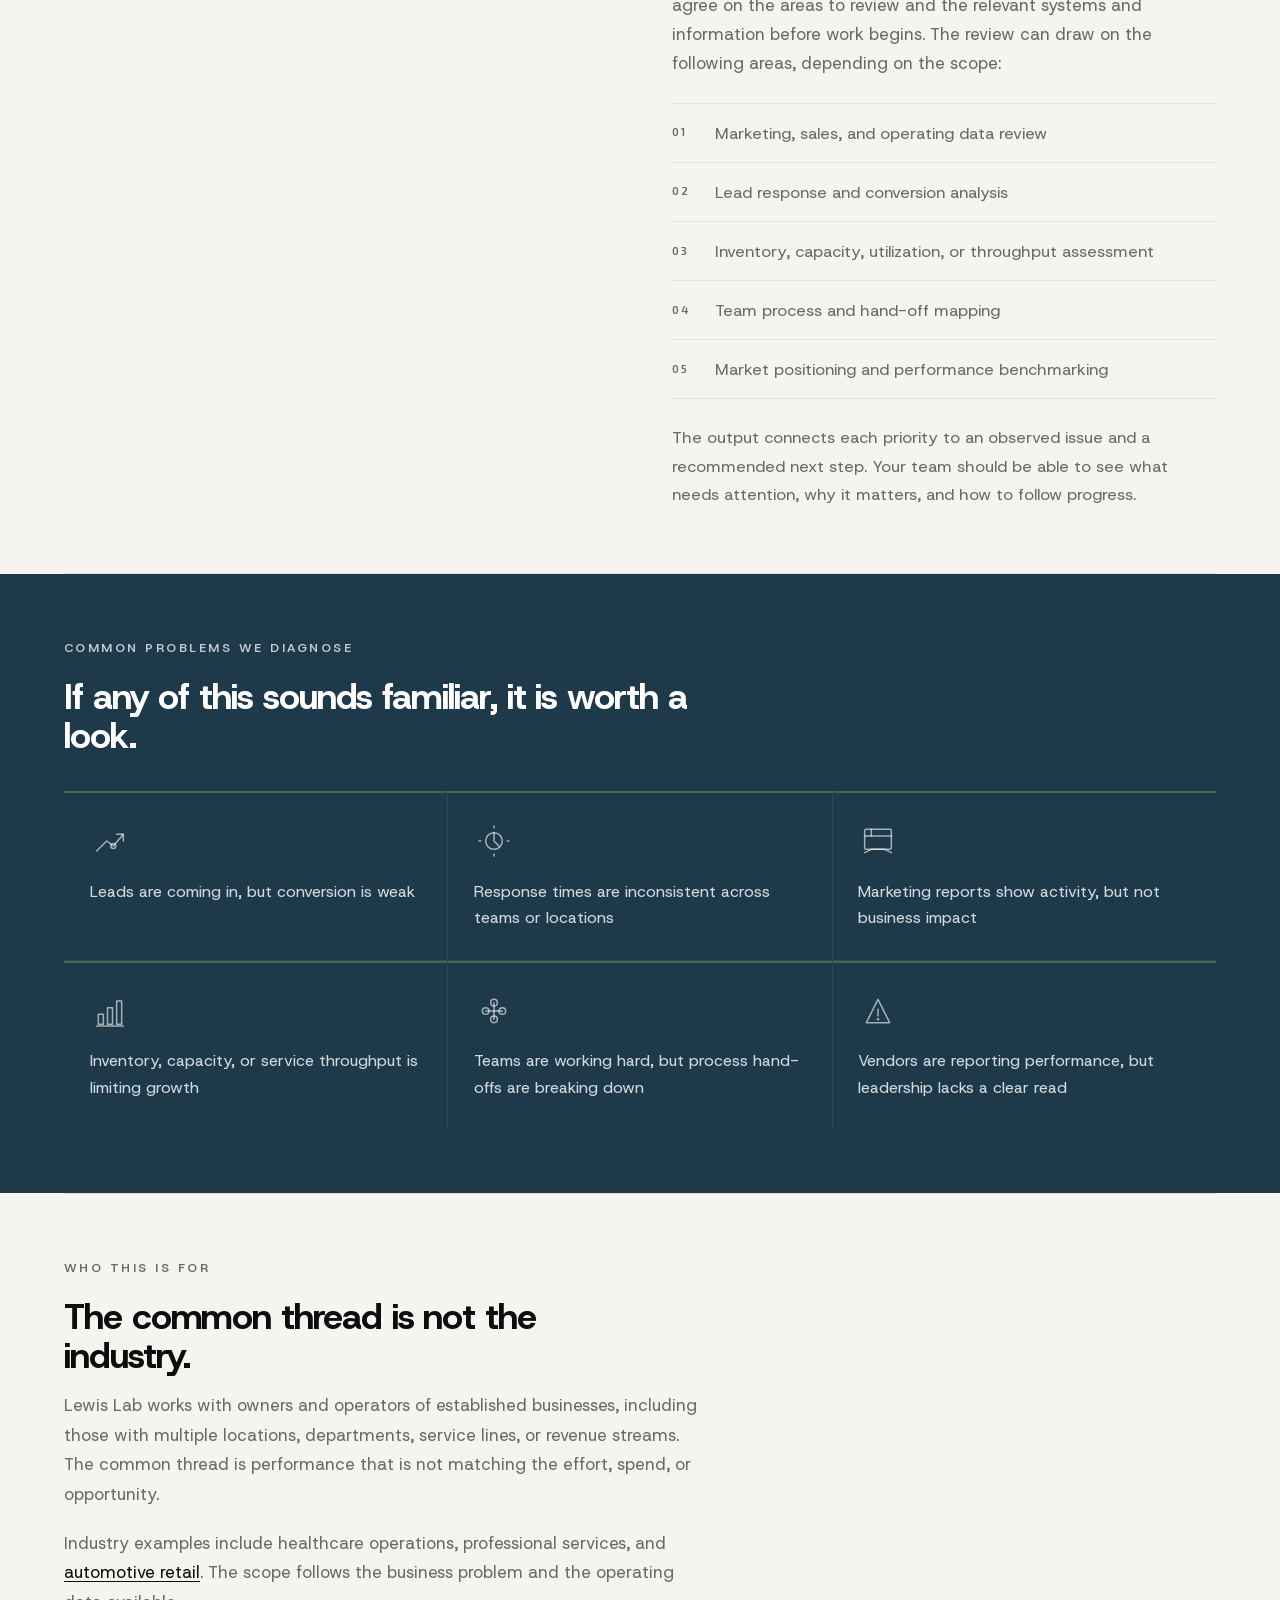
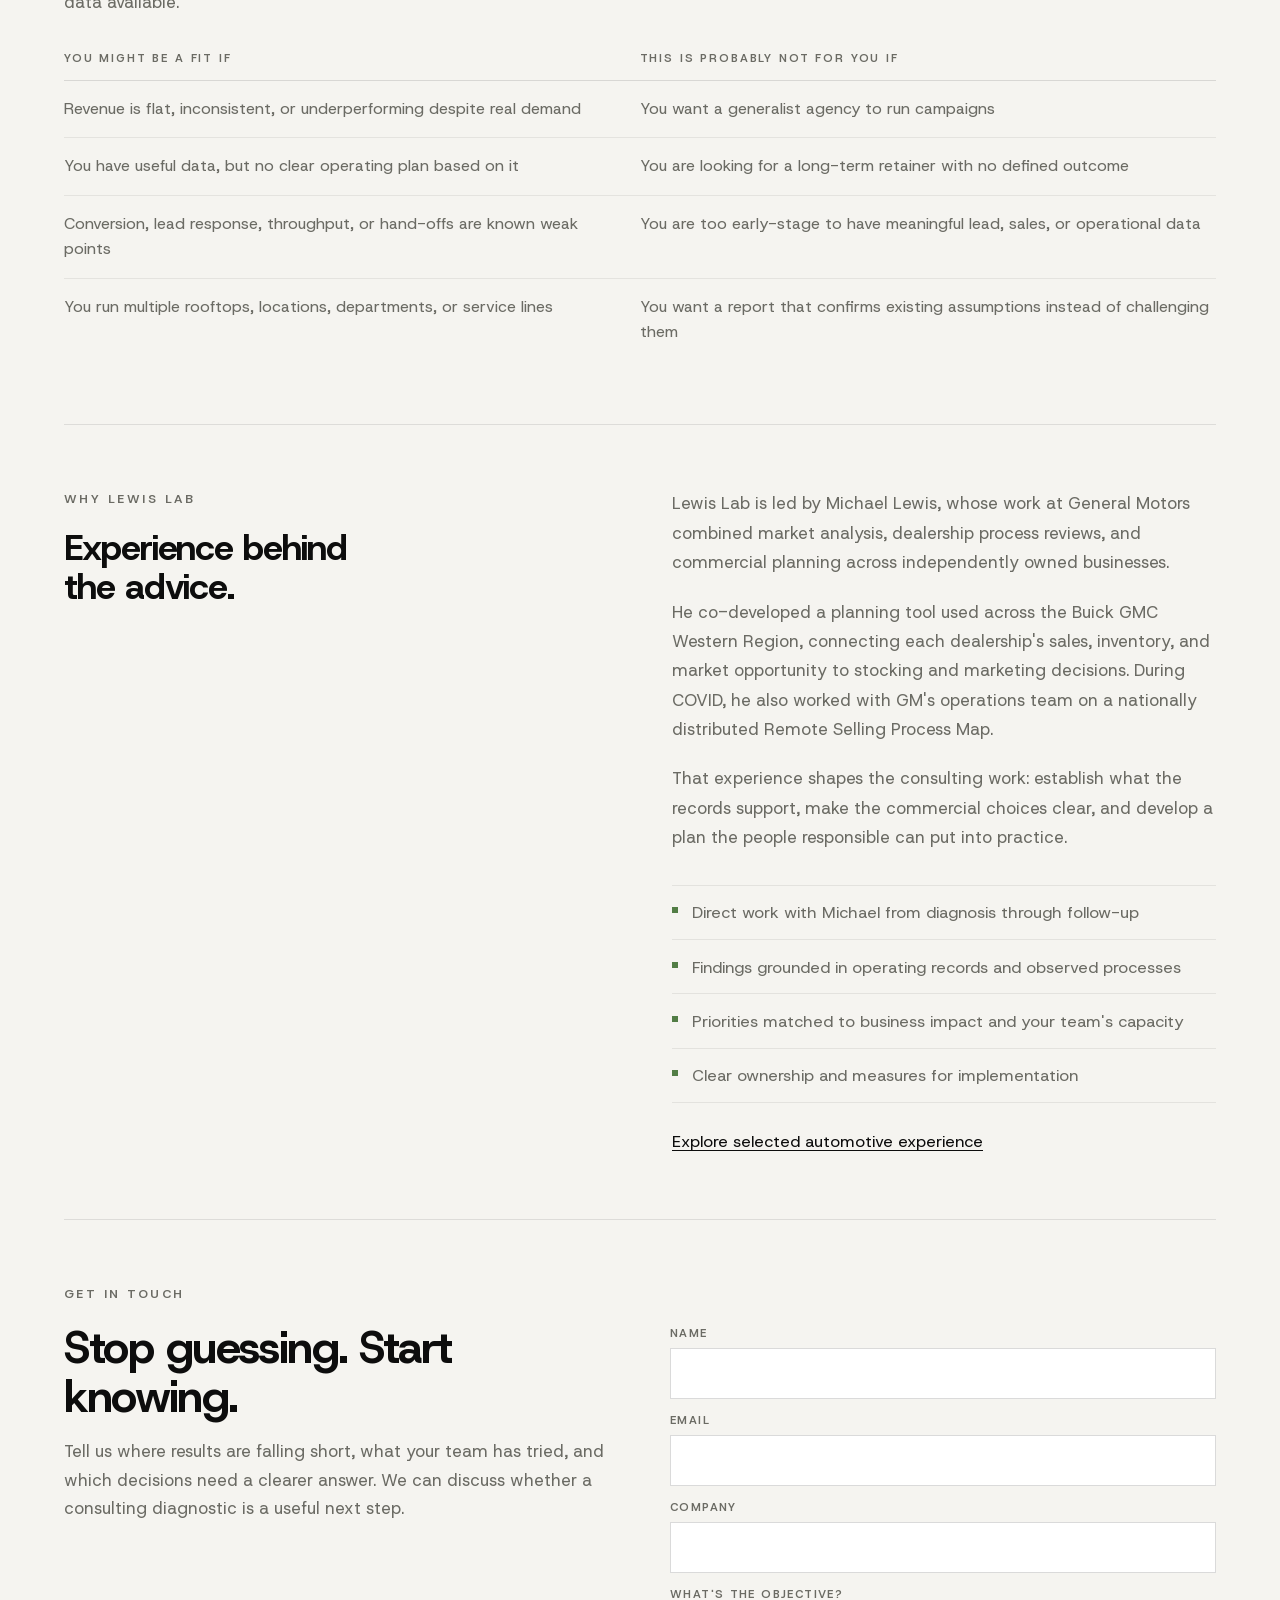
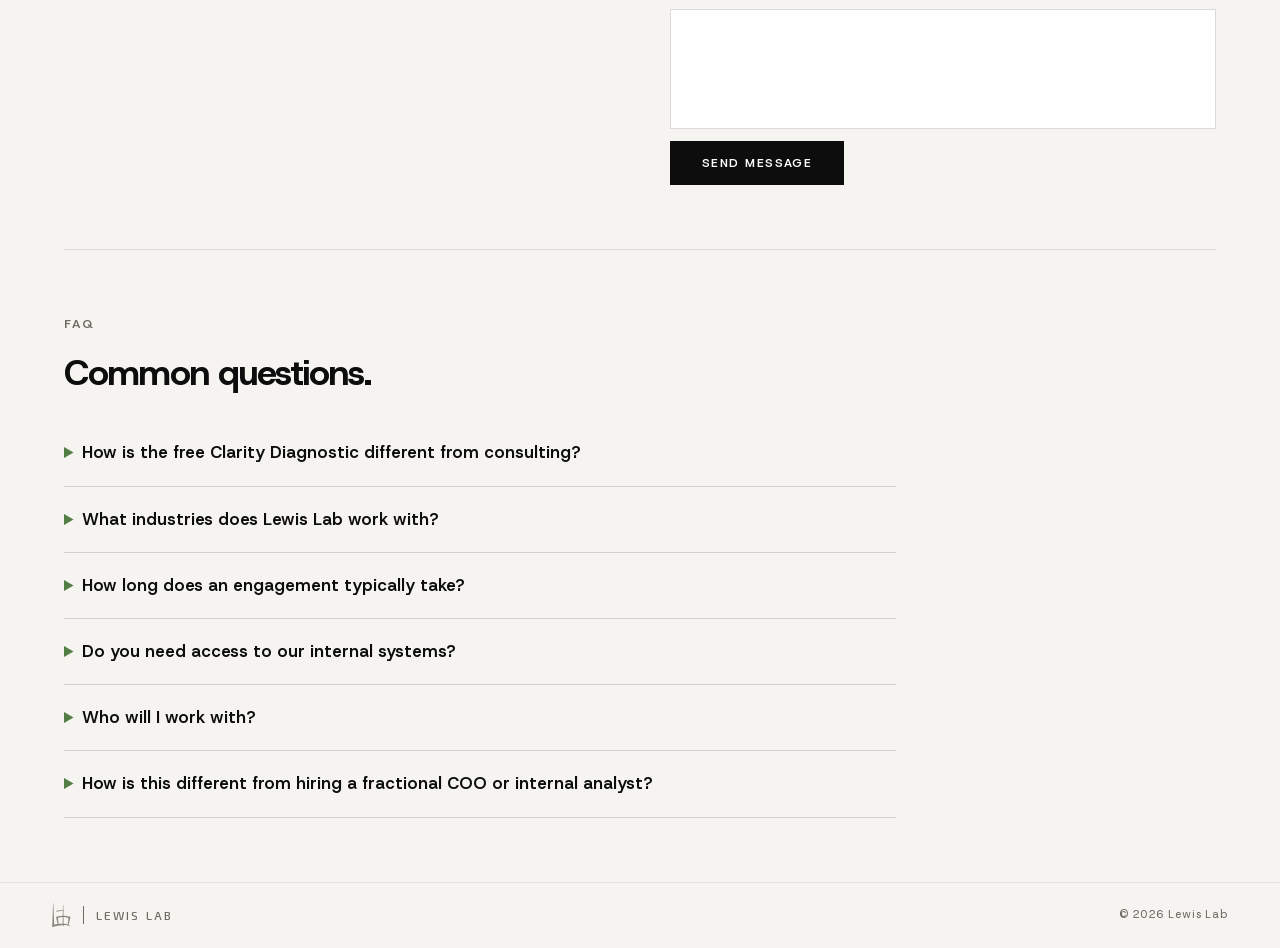
<file: services.html>
<!DOCTYPE html>
<html lang="en">
<head>
<!-- Google tag (gtag.js) -->
<script async src="https://www.googletagmanager.com/gtag/js?id=G-SXWQ0990PC"></script>
<script>
  window.dataLayer = window.dataLayer || [];
  function gtag(){dataLayer.push(arguments);}
  gtag('js', new Date());
  gtag('config', 'G-SXWQ0990PC');
</script>
  <meta charset="UTF-8" />
  <meta name="viewport" content="width=device-width, initial-scale=1.0" />

  <title>Business Performance Consulting Services | Lewis Lab</title>
  <link rel="canonical" href="https://www.lewislab.io/services.html" />
  <meta name="description" content="Explore 30-day performance diagnostics, strategy advisory, and execution support for established businesses. Work directly with Michael Lewis." />
  <link rel="icon" type="image/png" href="favicon.png" />
  <link rel="apple-touch-icon" href="apple-touch-icon.png" />

  <meta property="og:title" content="Business Performance Consulting Services | Lewis Lab" />
  <meta property="og:description" content="Explore 30-day performance diagnostics, strategy advisory, and execution support for established businesses. Work directly with Michael Lewis." />
  <meta property="og:type" content="website" />
  <meta property="og:url" content="https://www.lewislab.io/services.html" />
  <meta property="og:site_name" content="Lewis Lab" />
  <meta property="og:image" content="https://www.lewislab.io/og-image.png" />
  <meta property="og:image:width" content="1200" />
  <meta property="og:image:height" content="630" />

  <meta name="twitter:card" content="summary_large_image" />
  <meta name="twitter:title" content="Business Performance Consulting Services | Lewis Lab" />
  <meta name="twitter:description" content="Explore 30-day performance diagnostics, strategy advisory, and execution support for established businesses. Work directly with Michael Lewis." />
  <meta name="twitter:image" content="https://www.lewislab.io/og-image.png" />

  <link rel="preload" href="/assets/fonts/host-grotesk-latin-v5.woff2" as="font" type="font/woff2" crossorigin />
  <link rel="stylesheet" href="styles.css" />
  <link rel="stylesheet" href="consulting.css" />

  <script type="application/ld+json">
{
  "@context": "https://schema.org",
  "@graph": [
    {
      "@type": "WebPage",
      "@id": "https://www.lewislab.io/services.html#webpage",
      "url": "https://www.lewislab.io/services.html",
      "name": "Business Performance Consulting Services | Lewis Lab",
      "description": "Explore 30-day performance diagnostics, strategy advisory, and execution support for established businesses. Work directly with Michael Lewis.",
      "isPartOf": {
        "@id": "https://www.lewislab.io/#website"
      },
      "about": {
        "@id": "https://www.lewislab.io/#organization"
      },
      "publisher": {
        "@id": "https://www.lewislab.io/#organization"
      },
      "mainEntity": {
        "@id": "https://www.lewislab.io/services.html#consulting-services"
      }
    },
    {
      "@type": "OfferCatalog",
      "@id": "https://www.lewislab.io/services.html#consulting-services",
      "name": "Lewis Lab Consulting Services",
      "itemListElement": [
        {
          "@type": "Offer",
          "itemOffered": {
            "@type": "Service",
            "name": "30-day performance diagnostic",
            "url": "https://www.lewislab.io/services.html#diagnostic",
            "provider": {
              "@id": "https://www.lewislab.io/#organization"
            },
            "description": "A scoped review of operating data and processes, with findings and a prioritized action plan."
          }
        },
        {
          "@type": "Offer",
          "itemOffered": {
            "@type": "Service",
            "name": "Strategy advisory",
            "url": "https://www.lewislab.io/services.html#strategy",
            "provider": {
              "@id": "https://www.lewislab.io/#organization"
            },
            "description": "A practical roadmap that aligns priorities, marketing, vendors, and operating decisions."
          }
        },
        {
          "@type": "Offer",
          "itemOffered": {
            "@type": "Service",
            "name": "Execution support",
            "url": "https://www.lewislab.io/services.html#execution",
            "provider": {
              "@id": "https://www.lewislab.io/#organization"
            },
            "description": "Implementation guidance and follow-up measures based on the diagnostic findings."
          }
        }
      ]
    }
  ]
}
  </script>

  <style>
    /* ============================================================
       SERVICES PAGE-SPECIFIC CSS
       All selectors scoped to .services-page where possible.
       Does not affect index.html, blog.html, diagnostic.html, or posts.
       ============================================================ */

    /* ── LAYOUT FOUNDATION ── */

    /*
      .sp-container: consistent content container for every section.
      72rem max-width, horizontally centered, side gutters via --pad.
    */
    .sp-container {
      max-width: 72rem;
      width: calc(100% - 2 * var(--pad));
      margin-left: auto;
      margin-right: auto;
    }

    /* Standard section vertical padding */
    .sp-section {
      padding: 4rem 0;
    }

    /* Full-bleed section (e.g. problems dark band): handles its own bg,
       inner content still uses .sp-container */
    .sp-section-bleed {
      padding: 4rem 0;
    }

    /* Section dividers: same width as .sp-container */
    .sp-rule {
      border: none;
      border-top: 1px solid rgba(13,13,13,0.1);
      max-width: 72rem;
      width: calc(100% - 2 * var(--pad));
      margin-left: auto;
      margin-right: auto;
    }

    /* ── TWO-COLUMN GRID (The Work, Why Lewis Lab, Contact) ── */

    .sp-two-col {
      display: grid;
      grid-template-columns: 1fr 1fr;
      gap: 4rem;
      align-items: start;
    }

    /* ── HEADINGS ── */

    .sp-heading {
      font-family: var(--display);
      font-size: clamp(1.85rem, 2.8vw, 2.9rem);
      font-weight: 700;
      line-height: 1.08;
      letter-spacing: -0.03em;
      color: var(--ink);
      max-width: 16ch;
    }

    /* Wider variant for sections with a supporting paragraph below */
    .sp-heading-wide {
      font-family: var(--display);
      font-size: clamp(1.85rem, 2.8vw, 2.9rem);
      font-weight: 700;
      line-height: 1.08;
      letter-spacing: -0.03em;
      color: var(--ink);
      max-width: 24ch;
      margin-bottom: 1rem;
    }

    /* ── BODY TEXT ── */

    .sp-body {
      font-size: 1.05rem;
      color: var(--stone);
      line-height: 1.75;
    }

    .sp-body p + p {
      margin-top: 1.25rem;
    }

    /* Stand-alone intro paragraph (Who This Is For) */
    .sp-intro {
      font-size: 1.05rem;
      color: var(--stone);
      line-height: 1.75;
      max-width: 58ch;
      margin-bottom: 2rem;
    }

    /* Note paragraph after process list */
    .sp-body-note {
      margin-top: 1.5rem;
      font-size: 1.02rem;
      color: var(--stone);
      line-height: 1.75;
    }

    /* ── PROCESS LIST ── */

    .process-list {
      list-style: none;
      margin-top: 1.5rem;
    }

    .process-list li {
      display: flex;
      align-items: flex-start;
      gap: 1.1rem;
      padding: 1rem 0;
      border-bottom: 1px solid rgba(13,13,13,0.08);
      font-size: 1.02rem;
      color: var(--stone);
      line-height: 1.6;
    }

    .process-list li:first-child {
      border-top: 1px solid rgba(13,13,13,0.08);
    }

    .process-num {
      font-family: var(--wordmark);
      font-size: 0.7rem;
      font-weight: 600;
      letter-spacing: 0.14em;
      color: var(--stone);
      opacity: 1;
      padding-top: 0.22rem;
      flex-shrink: 0;
      width: 1.6rem;
    }

    /* ── PROBLEMS SECTION ── */

    .problems-section {
      background: var(--prussian);
      color: var(--white);
    }

    .problems-section .section-label {
      color: rgba(255,255,255,0.53);
    }

    .problems-heading {
      font-family: var(--display);
      font-size: clamp(1.85rem, 2.8vw, 2.9rem);
      font-weight: 700;
      letter-spacing: -0.03em;
      line-height: 1.08;
      margin-bottom: 2.25rem;
      max-width: 28ch;
      color: var(--white);
    }

    .problems-grid {
      display: grid;
      grid-template-columns: repeat(3, 1fr);
      gap: 1px;
      background: rgba(255,255,255,0.08);
    }

    .problem-card {
      background: var(--prussian);
      border-top: 2px solid rgba(82,125,69,0.72);
      padding: 1.75rem 1.6rem;
      transition: background 0.25s ease, border-color 0.25s ease;
    }

    .problem-card:hover {
      background: #223F50;
      border-color: #527D45;
    }

    .problem-icon {
      width: 40px;
      height: 40px;
      margin-bottom: 1.1rem;
      color: rgba(255,255,255,0.6);
    }

    .problem-icon svg {
      width: 40px;
      height: 40px;
      fill: none;
      stroke: currentColor;
      stroke-width: 1.8;
      stroke-linecap: round;
      stroke-linejoin: round;
    }

    .problem-text {
      font-size: 1rem;
      color: rgba(255,255,255,0.65);
      line-height: 1.65;
    }

    /* ── FIT TABLE ── */

    .fit-table-wrap {
      overflow-x: auto;
      margin-top: 1.75rem;
    }

    .fit-table {
      width: 100%;
      border-collapse: collapse;
      font-size: 1rem;
    }

    .fit-table th {
      font-family: var(--body);
      font-size: 0.72rem;
      font-weight: 600;
      letter-spacing: 0.16em;
      text-transform: uppercase;
      color: var(--stone);
      text-align: left;
      padding: 0 0 0.75rem;
      border-bottom: 1px solid rgba(13,13,13,0.12);
    }

    .fit-table th:last-child { padding-left: 2.5rem; }

    .fit-table td {
      padding: 1rem 0;
      color: var(--stone);
      border-bottom: 1px solid rgba(13,13,13,0.07);
      line-height: 1.55;
      vertical-align: top;
    }

    .fit-table td:last-child { padding-left: 2.5rem; }
    .fit-table tr:last-child td { border-bottom: none; }
    .fit-yes { color: var(--ink); }

    /* ── WHY LEWIS LAB ── */

    .why-heading {
      font-family: var(--display);
      font-size: clamp(1.85rem, 2.8vw, 2.9rem);
      font-weight: 700;
      line-height: 1.08;
      letter-spacing: -0.03em;
      max-width: 14ch;
      margin-bottom: 1.5rem;
      color: var(--ink);
    }

    .differentiators {
      list-style: none;
      margin-top: 2rem;
    }

    .differentiators li {
      padding: 0.85rem 0;
      border-bottom: 1px solid rgba(13,13,13,0.08);
      font-size: 1.02rem;
      color: var(--stone);
      line-height: 1.6;
      display: flex;
      align-items: flex-start;
      gap: 0.85rem;
    }

    .differentiators li:first-child {
      border-top: 1px solid rgba(13,13,13,0.08);
    }

    .diff-marker {
      width: 6px;
      height: 6px;
      background: var(--moss);
      flex-shrink: 0;
      margin-top: 0.5rem;
    }

    /* Native FAQ styles are in consulting.css. */

    /* ── MOBILE ── */

    @media (max-width: 768px) {

      .sp-section,
      .sp-section-bleed {
        padding: 3rem 0;
      }

      .sp-two-col {
        grid-template-columns: 1fr;
        gap: 1.5rem;
      }

      .problems-grid {
        grid-template-columns: 1fr;
      }

      .problem-card {
        padding: 1.25rem 1.25rem;
      }

      .sp-heading,
      .sp-heading-wide,
      .why-heading,
      .problems-heading {
        font-size: clamp(1.75rem, 7.5vw, 2.5rem);
        letter-spacing: -0.03em;
        max-width: none;
      }

      .fit-table th,
      .fit-table td {
        font-size: 0.9rem;
        padding-top: 0.75rem;
        padding-bottom: 0.75rem;
      }

      .fit-table th:last-child,
      .fit-table td:last-child {
        padding-left: 1.25rem;
      }
    }
  </style>
  <script src="/site-motion.js" defer></script>
</head>
<body class="services-page internal-page">
  <a class="skip-link" href="#main-content">Skip to content</a>

  <nav aria-label="Primary navigation">
    <a class="nav-logo" href="/">
      <svg class="nav-logo-mark" viewBox="0 0 543.88 699.28" xmlns="http://www.w3.org/2000/svg" aria-hidden="true">
        <path fill="#0D0D0D" d="M6.74,660.85c7.02-159.58,13.14-327.38,18.73-486.98,1.42-40.33,4.12-121.96,5.39-162.32.09-2.71,2.36-4.84,5.07-4.75,2.6.09,4.66,2.19,4.75,4.75,1.85,58.76,4.8,144.44,6.83,202.91,4.75,131.63,9.98,274.19,15.64,405.82l1.77,40.58c.7,16.07-11.75,29.66-27.82,30.37-16.96.84-31.19-13.41-30.37-30.37Z"/>
        <path fill="#0D0D0D" d="M314.56,666.42c-2.31-2.74-3.53-6.23-3.49-9.82,1.98-178.8,2.15-376.42,8.24-554.04.39-12.36.84-24.72,1.33-37.08.09-2.35,1.86-4.4,4.21-4.6,2.69-.23,4.92,1.85,5.02,4.41.49,12.42.94,24.85,1.34,37.27,4.48,129.96,5.91,279.08,6.86,410.02l1.44,149.1c-.47,17.13-13.09,18.83-24.96,4.74Z"/>
        <path fill="#0D0D0D" d="M454.91,651.13c4.17,1.43,19.13,5.58,24.47,7.25,1.86.59,1.94-.93,2.38-2.91,15.63-75.5,30.93-151.11,52.84-225.08,1.1-3.63,2.43-6.85,3.34-9.95,2.29-7.8-2.1-16.02-9.85-18.46-127.93-40.3-273.09-36.7-402.8-4.19-9.32,3.27-9.6,12.77-6.62,21.06,23.02,77.64,36,158.34,52.92,237.06,7.51-1.54,20.65-5.49,25.8-7.02-4.83-43.93-22.15-205.22-23.39-216.38,96.71-36.62,209.86-37.64,306.86,1.56l-25.94,217.06Z"/>
        <path fill="#0D0D0D" d="M133.89,224.09c51.72-19.11,148.16-22.55,199.22-1.15l3.2,1.41c.53.24,1.06.46,1.58.72,1.38.72,3.26,1.65,4.64,2.4,1.43.89,4.52,2.61,5.89,3.69.94.67,1.88,1.34,2.79,2.02,3.82,2.96.09,8.26-4.67,6.59l-.3-.11c-15.37-5.71-32.43-7.42-49.44-8.24-17.05-.73-34.29-.34-51.42.97-25.59,2-50.8,5.64-75.42,11.7-7.84,1.93-15.56,4.22-23.11,6.87-20.92,7.03-33.4-18.68-12.97-26.87Z"/>
        <path fill="#0D0D0D" d="M28.8,639.12c121.17-28.14,377.55-59.78,481.75,14.68,9.03,6.62,17.29,14.46,23.92,23.44,1.69,2.3,1.5,5.62-.74,7.39-1.87,1.48-4.41,1.45-6.23.14-6.47-4.85-13.12-9.12-20.2-12.92-65.83-33.13-146.59-31.24-218.57-25.84-41.72,3.54-83.27,9.57-124.44,17.19-41.07,7.69-81.96,16.79-122.2,27.91-14.28,4.01-29.11-4.34-33.1-18.62-4.14-14.68,4.94-29.97,19.8-33.37Z"/>
      </svg>
      <div class="nav-logo-divider"></div>
      <span class="nav-logo-text">Lewis Lab</span>
    </a>

    <ul class="nav-links">
      <li class="mobile-hide"><a href="/#about">About</a></li>
      <li><a href="services.html" aria-current="page">Services</a></li>
      <li><a href="diagnostic.html">Diagnostic</a></li>
      <li><a href="blog.html">Field Notes</a></li>
      <li><a href="#contact">Contact</a></li>
    </ul>
  </nav>

  <main id="main-content" tabindex="-1">
    <article>

      <!-- ── HERO ── -->
      <div class="ll-container">
        <section class="ll-page-hero" aria-label="Services overview">
          <p class="ll-page-label">Consulting services</p>
          <h1 class="ll-page-title">Close the gap between activity and results.</h1>
          <p class="ll-page-sub">Lewis Lab delivers structured 30-day diagnostics and targeted performance consulting for established private businesses. We review your data and processes, identify where revenue, leads, time, or capacity are leaking, and define what to do about it.</p>
          <div class="consulting-actions">
            <a class="page-hero-cta" href="#contact">Get in touch</a>
            <a class="consulting-secondary" href="diagnostic.html">Try the free self-assessment</a>
          </div>
        </section>
      </div>

      <hr class="ll-page-rule" />

      <div class="sp-container">
        <section class="sp-section consulting-offers" aria-labelledby="engagements-heading">
          <p class="section-label">Ways to work together</p>
          <h2 class="sp-heading-wide" id="engagements-heading">A clear starting point. Support shaped by the findings.</h2>
          <div class="consulting-offer-grid">
            <article class="consulting-offer reveal" id="diagnostic" aria-labelledby="diagnostic-service-heading">
              <p class="consulting-offer-label">01 / Examine</p>
              <h3 id="diagnostic-service-heading">30-day performance diagnostic</h3>
              <p>Agree on the business priorities and scope, then review the relevant data and processes. The scope can cover lead response, conversion, inventory, reporting, or handoffs between teams.</p>
              <p><strong>You get:</strong> findings, a prioritized action plan, and recommended next steps tied to the agreed scope.</p>
              <a class="context-link report-link" href="/assets/documents/lewis-lab-sample-performance-diagnostic.pdf" target="_blank" rel="noopener" aria-label="Sample report (PDF), opens in a new tab">Sample report (PDF)</a>
            </article>
            <article class="consulting-offer reveal" id="strategy" aria-labelledby="strategy-service-heading">
              <p class="consulting-offer-label">02 / Isolate</p>
              <h3 id="strategy-service-heading">Strategy advisory</h3>
              <p>Use the findings to decide what to change, what to measure, and in what order. Align marketing, vendor activity, and operating priorities with the capacity of your team.</p>
              <p><strong>You get:</strong> a practical roadmap built around the issues that matter to your business.</p>
            </article>
            <article class="consulting-offer reveal" id="execution" aria-labelledby="execution-service-heading">
              <p class="consulting-offer-label">03 / Apply</p>
              <h3 id="execution-service-heading">Execution support</h3>
              <p>Help your team put the priorities into practice. Review progress, pressure-test decisions, and adjust the approach as the operating picture changes.</p>
              <p><strong>You get:</strong> implementation guidance and follow-up measures linked to the agreed priorities.</p>
            </article>
          </div>
          <p class="sp-body-note">The free Clarity Diagnostic is a 12-question self-assessment. A consulting diagnostic is a separate engagement that reviews your actual operating data and processes.</p>
        </section>
      </div>

      <hr class="sp-rule" />

      <!-- ── THE WORK ── -->
      <div class="sp-container">
        <section class="sp-section reveal" aria-labelledby="what-we-do-heading">
          <div class="sp-two-col">
            <div>
              <p class="section-label">The Work</p>
              <h2 class="sp-heading" id="what-we-do-heading">Find what is leaking. Prioritize what matters.</h2>
            </div>
            <div class="sp-body">
              <p>The review follows the path from demand to business results. We examine how marketing activity, customer inquiries, staff processes, and reporting connect, then identify the points that need closer attention.</p>
              <p>The initial 30-day diagnostic starts with your business priorities. We agree on the areas to review and the relevant systems and information before work begins. The review can draw on the following areas, depending on the scope:</p>
              <ul class="process-list">
                <li><span class="process-num">01</span> Marketing, sales, and operating data review</li>
                <li><span class="process-num">02</span> Lead response and conversion analysis</li>
                <li><span class="process-num">03</span> Inventory, capacity, utilization, or throughput assessment</li>
                <li><span class="process-num">04</span> Team process and hand-off mapping</li>
                <li><span class="process-num">05</span> Market positioning and performance benchmarking</li>
              </ul>
              <p class="sp-body-note">The output connects each priority to an observed issue and a recommended next step. Your team should be able to see what needs attention, why it matters, and how to follow progress.</p>
            </div>
          </div>
        </section>
      </div>

      <hr class="sp-rule" />

      <!-- ── COMMON PROBLEMS (full-bleed dark band) ── -->
      <section class="problems-section sp-section-bleed" aria-labelledby="problems-heading">
        <div class="sp-container">
          <p class="section-label">Common Problems We Diagnose</p>
          <h2 class="problems-heading" id="problems-heading">If any of this sounds familiar, it is worth a look.</h2>
          <div class="problems-grid">

            <div class="problem-card reveal">
              <div class="problem-icon" aria-hidden="true">
                <svg viewBox="0 0 48 48">
                  <path d="M8 36 L20 24 L28 30 L40 16" />
                  <circle cx="28" cy="30" r="3" />
                  <path d="M32 16 H40 V24" />
                </svg>
              </div>
              <p class="problem-text">Leads are coming in, but conversion is weak</p>
            </div>

            <div class="problem-card reveal">
              <div class="problem-icon" aria-hidden="true">
                <svg viewBox="0 0 48 48">
                  <circle cx="24" cy="24" r="10" />
                  <path d="M24 14 V24 L30 30" />
                  <path d="M8 24 H6" />
                  <path d="M42 24 H40" />
                  <path d="M24 8 V6" />
                  <path d="M24 42 V40" />
                </svg>
              </div>
              <p class="problem-text">Response times are inconsistent across teams or locations</p>
            </div>

            <div class="problem-card reveal">
              <div class="problem-icon" aria-hidden="true">
                <svg viewBox="0 0 48 48">
                  <rect x="8" y="10" width="32" height="24" rx="2" />
                  <path d="M8 18 H40" />
                  <path d="M16 10 V18" />
                  <path d="M8 38 L16 34 H32 L40 38" />
                </svg>
              </div>
              <p class="problem-text">Marketing reports show activity, but not business impact</p>
            </div>

            <div class="problem-card reveal">
              <div class="problem-icon" aria-hidden="true">
                <svg viewBox="0 0 48 48">
                  <rect x="10" y="28" width="6" height="12" />
                  <rect x="21" y="20" width="6" height="20" />
                  <rect x="32" y="12" width="6" height="28" />
                  <path d="M8 42 H40" />
                </svg>
              </div>
              <p class="problem-text">Inventory, capacity, or service throughput is limiting growth</p>
            </div>

            <div class="problem-card reveal">
              <div class="problem-icon" aria-hidden="true">
                <svg viewBox="0 0 48 48">
                  <path d="M14 24 H34" />
                  <path d="M24 14 V34" />
                  <circle cx="14" cy="24" r="4" />
                  <circle cx="34" cy="24" r="4" />
                  <circle cx="24" cy="14" r="4" />
                  <circle cx="24" cy="34" r="4" />
                </svg>
              </div>
              <p class="problem-text">Teams are working hard, but process hand-offs are breaking down</p>
            </div>

            <div class="problem-card reveal">
              <div class="problem-icon" aria-hidden="true">
                <svg viewBox="0 0 48 48">
                  <path d="M10 38 L24 10 L38 38 Z" />
                  <path d="M24 22 V30" />
                  <circle cx="24" cy="34" r="1.5" fill="currentColor" stroke="none" />
                </svg>
              </div>
              <p class="problem-text">Vendors are reporting performance, but leadership lacks a clear read</p>
            </div>

          </div>
        </div>
      </section>

      <hr class="sp-rule" />

      <!-- ── WHO THIS IS FOR ── -->
      <div class="sp-container">
        <section class="sp-section reveal" aria-labelledby="who-heading">
          <p class="section-label">Who This Is For</p>
          <h2 class="sp-heading-wide" id="who-heading">The common thread is not the industry.</h2>
          <p class="sp-intro">Lewis Lab works with owners and operators of established businesses, including those with multiple locations, departments, service lines, or revenue streams. The common thread is performance that is not matching the effort, spend, or opportunity.</p>
          <p class="sp-intro">Industry examples include healthcare operations, professional services, and <a class="context-link" href="dealership-consulting.html">automotive retail</a>. The scope follows the business problem and the operating data available.</p>
          <div class="fit-table-wrap">
            <table class="fit-table">
              <thead>
                <tr>
                  <th>You might be a fit if</th>
                  <th>This is probably not for you if</th>
                </tr>
              </thead>
              <tbody>
                <tr>
                  <td class="fit-yes">Revenue is flat, inconsistent, or underperforming despite real demand</td>
                  <td>You want a generalist agency to run campaigns</td>
                </tr>
                <tr>
                  <td class="fit-yes">You have useful data, but no clear operating plan based on it</td>
                  <td>You are looking for a long-term retainer with no defined outcome</td>
                </tr>
                <tr>
                  <td class="fit-yes">Conversion, lead response, throughput, or hand-offs are known weak points</td>
                  <td>You are too early-stage to have meaningful lead, sales, or operational data</td>
                </tr>
                <tr>
                  <td class="fit-yes">You run multiple rooftops, locations, departments, or service lines</td>
                  <td>You want a report that confirms existing assumptions instead of challenging them</td>
                </tr>
              </tbody>
            </table>
          </div>
        </section>
      </div>

      <hr class="sp-rule" />

      <!-- ── WHY LEWIS LAB ── -->
      <div class="sp-container">
        <section class="sp-section reveal" aria-labelledby="why-heading">
          <div class="sp-two-col">
            <div>
              <p class="section-label">Why Lewis Lab</p>
              <h2 class="why-heading" id="why-heading">Experience behind the advice.</h2>
            </div>
            <div class="sp-body">
              <p>Lewis Lab is led by Michael Lewis, whose work at General Motors combined market analysis, dealership process reviews, and commercial planning across independently owned businesses.</p>
              <p>He co-developed a planning tool used across the Buick GMC Western Region, connecting each dealership's sales, inventory, and market opportunity to stocking and marketing decisions. During COVID, he also worked with GM's operations team on a nationally distributed Remote Selling Process Map.</p>
              <p>That experience shapes the consulting work: establish what the records support, make the commercial choices clear, and develop a plan the people responsible can put into practice.</p>
              <ul class="differentiators">
                <li><span class="diff-marker" aria-hidden="true"></span>Direct work with Michael from diagnosis through follow-up</li>
                <li><span class="diff-marker" aria-hidden="true"></span>Findings grounded in operating records and observed processes</li>
                <li><span class="diff-marker" aria-hidden="true"></span>Priorities matched to business impact and your team's capacity</li>
                <li><span class="diff-marker" aria-hidden="true"></span>Clear ownership and measures for implementation</li>
              </ul>
              <p class="sp-body-note"><a class="context-link" href="dealership-consulting.html#experience">Explore selected automotive experience</a></p>
            </div>
          </div>
        </section>
      </div>

      <hr class="sp-rule" />

      <!-- ── CONTACT ── -->
      <div class="sp-container">
        <section class="sp-section" id="contact" aria-labelledby="contact-heading">
          <p class="section-label">Get in Touch</p>
          <div class="contact-grid">
            <div>
              <h2 class="contact-heading" id="contact-heading">Stop guessing. Start knowing.</h2>
              <p class="contact-sub">Tell us where results are falling short, what your team has tried, and which decisions need a clearer answer. We can discuss whether a consulting diagnostic is a useful next step.</p>
            </div>
            <form class="contact-form" action="https://api.web3forms.com/submit" method="POST">
              <input type="hidden" name="access_key" value="22defc91-7e99-48cc-9825-85feae08815f">
              <input type="hidden" name="subject" value="New Lewis Lab services inquiry">
              <input type="checkbox" name="botcheck" class="hidden" style="display:none;">
              <input type="hidden" name="redirect" value="https://www.lewislab.io/thanks.html">
              <div class="contact-field">
                <label for="name">Name</label>
                <input id="name" name="name" type="text" required />
              </div>
              <div class="contact-field">
                <label for="email">Email</label>
                <input id="email" name="email" type="email" required />
              </div>
              <div class="contact-field">
                <label for="company">Company</label>
                <input id="company" name="company" type="text" />
              </div>
              <div class="contact-field">
                <label for="objective">What's the objective?</label>
                <textarea id="objective" name="objective"></textarea>
              </div>
              <button type="submit">Send message</button>
            </form>
          </div>
        </section>
      </div>

      <hr class="sp-rule" />

      <!-- ── FAQ ── -->
      <div class="sp-container">
        <section class="sp-section faq-section" aria-labelledby="faq-heading">
          <p class="section-label">FAQ</p>
          <h2 class="sp-heading" id="faq-heading" style="margin-bottom:1.75rem;">Common questions.</h2>
          <div class="consulting-faq-list">
            <details class="consulting-faq">
              <summary>How is the free Clarity Diagnostic different from consulting?</summary>
              <p>The free tool is a 12-question self-assessment. It provides a score and suggested focus area based on your answers. The consulting diagnostic is a separate 30-day engagement that reviews actual operating data and processes within an agreed scope.</p>
            </details>
            <details class="consulting-faq">
              <summary>What industries does Lewis Lab work with?</summary>
              <p>Lewis Lab works across industries with established businesses, including healthcare operations, professional services, and automotive retail. Fit depends on your priorities and available operating data, whether the work involves marketing, reporting, conversion, capacity, or team handoffs.</p>
            </details>
            <details class="consulting-faq">
              <summary>How long does an engagement typically take?</summary>
              <p>The initial consulting diagnostic runs 30 days. Strategy and execution support can then be scoped around what the review finds and what your team needs.</p>
            </details>
            <details class="consulting-faq">
              <summary>Do you need access to our internal systems?</summary>
              <p>Read access to relevant systems or agreed data exports is typically needed. Depending on the scope, that may include a CRM, DMS, lead management platform, or reporting dashboard. We agree on the scope and information needed before the review begins.</p>
            </details>
            <details class="consulting-faq">
              <summary>Who will I work with?</summary>
              <p>You work directly with Michael Lewis. Lewis Lab is a founder-led practice, with the same person involved in understanding your operations and developing the recommendations.</p>
            </details>
            <details class="consulting-faq">
              <summary>How is this different from hiring a fractional COO or internal analyst?</summary>
              <p>A fractional COO generally takes on ongoing management responsibilities. Lewis Lab provides an independent assessment of agreed business areas and performance priorities, followed by a practical action plan. Further strategy or execution support is scoped separately.</p>
            </details>
          </div>
        </section>
      </div>

    </article>
  </main>

  <footer>
    <div class="footer-logo">
      <svg class="footer-logo-mark" viewBox="0 0 543.88 699.28" xmlns="http://www.w3.org/2000/svg" aria-hidden="true">
        <path fill="#888880" d="M6.74,660.85c7.02-159.58,13.14-327.38,18.73-486.98,1.42-40.33,4.12-121.96,5.39-162.32.09-2.71,2.36-4.84,5.07-4.75,2.6.09,4.66,2.19,4.75,4.75,1.85,58.76,4.8,144.44,6.83,202.91,4.75,131.63,9.98,274.19,15.64,405.82l1.77,40.58c.7,16.07-11.75,29.66-27.82,30.37-16.96.84-31.19-13.41-30.37-30.37Z"/>
        <path fill="#888880" d="M314.56,666.42c-2.31-2.74-3.53-6.23-3.49-9.82,1.98-178.8,2.15-376.42,8.24-554.04.39-12.36.84-24.72,1.33-37.08.09-2.35,1.86-4.4,4.21-4.6,2.69-.23,4.92,1.85,5.02,4.41.49,12.42.94,24.85,1.34,37.27,4.48,129.96,5.91,279.08,6.86,410.02l1.44,149.1c-.47,17.13-13.09,18.83-24.96,4.74Z"/>
        <path fill="#888880" d="M454.91,651.13c4.17,1.43,19.13,5.58,24.47,7.25,1.86.59,1.94-.93,2.38-2.91,15.63-75.5,30.93-151.11,52.84-225.08,1.1-3.63,2.43-6.85,3.34-9.95,2.29-7.8-2.1-16.02-9.85-18.46-127.93-40.3-273.09-36.7-402.8-4.19-9.32,3.27-9.6,12.77-6.62,21.06,23.02,77.64,36,158.34,52.92,237.06,7.51-1.54,20.65-5.49,25.8-7.02-4.83-43.93-22.15-205.22-23.39-216.38,96.71-36.62,209.86-37.64,306.86,1.56l-25.94,217.06Z"/>
        <path fill="#888880" d="M133.89,224.09c51.72-19.11,148.16-22.55,199.22-1.15l3.2,1.41c.53.24,1.06.46,1.58.72,1.38.72,3.26,1.65,4.64,2.4,1.43.89,4.52,2.61,5.89,3.69.94.67,1.88,1.34,2.79,2.02,3.82,2.96.09,8.26-4.67,6.59l-.3-.11c-15.37-5.71-32.43-7.42-49.44-8.24-17.05-.73-34.29-.34-51.42.97-25.59,2-50.8,5.64-75.42,11.7-7.84,1.93-15.56,4.22-23.11,6.87-20.92,7.03-33.4-18.68-12.97-26.87Z"/>
        <path fill="#888880" d="M28.8,639.12c121.17-28.14,377.55-59.78,481.75,14.68,9.03,6.62,17.29,14.46,23.92,23.44,1.69,2.3,1.5,5.62-.74,7.39-1.87,1.48-4.41,1.45-6.23.14-6.47-4.85-13.12-9.12-20.2-12.92-65.83-33.13-146.59-31.24-218.57-25.84-41.72,3.54-83.27,9.57-124.44,17.19-41.07,7.69-81.96,16.79-122.2,27.91-14.28,4.01-29.11-4.34-33.1-18.62-4.14-14.68,4.94-29.97,19.8-33.37Z"/>
      </svg>
      <div class="footer-logo-divider"></div>
      <span class="footer-logo-text">Lewis Lab</span>
    </div>
    <span>&copy; 2026 Lewis Lab</span>
  </footer>

  <script>
    // GA4: lead_submit_services
    (function() {
      function fireEvent(name, params) {
        if (typeof gtag === 'function') {
          gtag('event', name, params || {});
        }
      }

      var form = document.querySelector('.contact-form');
      if (form && !form.dataset.gaAttached) {
        form.dataset.gaAttached = '1';
        form.addEventListener('submit', function() {
          fireEvent('lead_submit_services');
        });
      }
    })();
  </script>

</body>
</html>
</file>
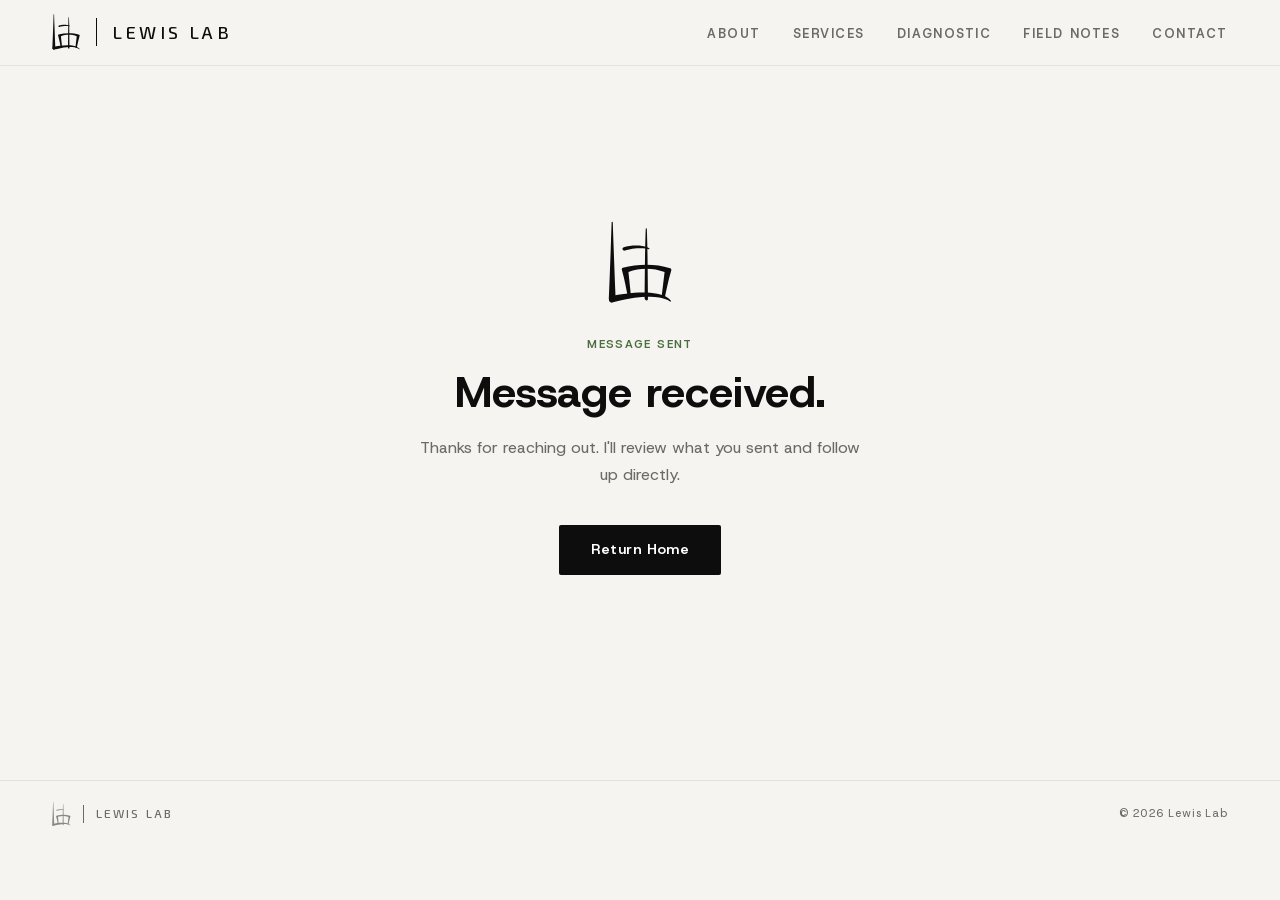
<file: thanks.html>
<!DOCTYPE html>
<html lang="en">
<head>
<!-- Google tag (gtag.js) -->
<script async src="https://www.googletagmanager.com/gtag/js?id=G-SXWQ0990PC"></script>
<script>
  window.dataLayer = window.dataLayer || [];
  function gtag(){dataLayer.push(arguments);}
  gtag('js', new Date());
  gtag('config', 'G-SXWQ0990PC');
</script>
  <meta charset="UTF-8" />
  <meta name="viewport" content="width=device-width, initial-scale=1.0" />

  <title>Thank You | Lewis Lab</title>
  <link rel="icon" type="image/png" href="favicon.png" />
  <link rel="apple-touch-icon" href="apple-touch-icon.png" />
  <meta name="description" content="Thanks for reaching out to Lewis Lab." />
  <meta name="robots" content="noindex, nofollow" />

  <link rel="preload" href="/assets/fonts/host-grotesk-latin-v5.woff2" as="font" type="font/woff2" crossorigin />
  <link rel="stylesheet" href="styles.css" />

  <style>
    /* ── THANKS PAGE-SPECIFIC CSS ── */

    .thanks-main {
      min-height: calc(100vh - 120px);
      display: flex;
      align-items: center;
      justify-content: center;
      padding: 5rem var(--pad) 4rem;
    }

    .thanks-inner {
      text-align: center;
      max-width: 28rem;
      margin: 0 auto;
    }

    .thanks-mark {
      width: 64px;
      height: auto;
      display: block;
      margin: 0 auto 2rem;
    }

    .thanks-label {
      font-family: var(--body);
      font-size: 0.72rem;
      font-weight: 600;
      letter-spacing: 0.12em;
      text-transform: uppercase;
      color: var(--moss-text);
      margin-bottom: 0.9rem;
    }

    .thanks-h1 {
      font-family: var(--display);
      font-size: clamp(2rem, 5vw, 2.75rem);
      font-weight: 700;
      color: var(--ink);
      line-height: 1.1;
      margin-bottom: 1.1rem;
    }

    .thanks-body {
      font-size: 1rem;
      color: var(--stone);
      line-height: 1.7;
      margin-bottom: 2.25rem;
    }

    .thanks-cta {
      display: inline-block;
      background: var(--ink);
      color: var(--white);
      font-family: var(--body);
      font-size: 0.9rem;
      font-weight: 600;
      letter-spacing: 0.03em;
      padding: 0.85rem 2rem;
      border-radius: 2px;
      text-decoration: none;
      transition: background 0.18s ease, color 0.18s ease;
      -webkit-tap-highlight-color: transparent;
      touch-action: manipulation;
    }

    .thanks-cta:hover,
    .thanks-cta:focus,
    .thanks-cta:active {
      background: var(--moss);
      color: var(--white);
    }

    @media (hover: none) and (pointer: coarse) {
      .thanks-cta:hover,
      .thanks-cta:focus,
      .thanks-cta:active {
        background: var(--ink);
        color: var(--white);
      }
    }
  </style>
</head>
<body>
  <a class="skip-link" href="#main-content">Skip to content</a>

  <nav aria-label="Primary navigation">
    <a class="nav-logo" href="/">
      <svg class="nav-logo-mark" viewBox="0 0 543.88 699.28" xmlns="http://www.w3.org/2000/svg" aria-hidden="true">
        <path fill="#0D0D0D" d="M6.74,660.85c7.02-159.58,13.14-327.38,18.73-486.98,1.42-40.33,4.12-121.96,5.39-162.32.09-2.71,2.36-4.84,5.07-4.75,2.6.09,4.66,2.19,4.75,4.75,1.85,58.76,4.8,144.44,6.83,202.91,4.75,131.63,9.98,274.19,15.64,405.82l1.77,40.58c.7,16.07-11.75,29.66-27.82,30.37-16.96.84-31.19-13.41-30.37-30.37Z"/>
        <path fill="#0D0D0D" d="M314.56,666.42c-2.31-2.74-3.53-6.23-3.49-9.82,1.98-178.8,2.15-376.42,8.24-554.04.39-12.36.84-24.72,1.33-37.08.09-2.35,1.86-4.4,4.21-4.6,2.69-.23,4.92,1.85,5.02,4.41.49,12.42.94,24.85,1.34,37.27,4.48,129.96,5.91,279.08,6.86,410.02l1.44,149.1c-.47,17.13-13.09,18.83-24.96,4.74Z"/>
        <path fill="#0D0D0D" d="M454.91,651.13c4.17,1.43,19.13,5.58,24.47,7.25,1.86.59,1.94-.93,2.38-2.91,15.63-75.5,30.93-151.11,52.84-225.08,1.1-3.63,2.43-6.85,3.34-9.95,2.29-7.8-2.1-16.02-9.85-18.46-127.93-40.3-273.09-36.7-402.8-4.19-9.32,3.27-9.6,12.77-6.62,21.06,23.02,77.64,36,158.34,52.92,237.06,7.51-1.54,20.65-5.49,25.8-7.02-4.83-43.93-22.15-205.22-23.39-216.38,96.71-36.62,209.86-37.64,306.86,1.56l-25.94,217.06Z"/>
        <path fill="#0D0D0D" d="M133.89,224.09c51.72-19.11,148.16-22.55,199.22-1.15l3.2,1.41c.53.24,1.06.46,1.58.72,1.38.72,3.26,1.65,4.64,2.4,1.43.89,4.52,2.61,5.89,3.69.94.67,1.88,1.34,2.79,2.02,3.82,2.96.09,8.26-4.67,6.59l-.3-.11c-15.37-5.71-32.43-7.42-49.44-8.24-17.05-.73-34.29-.34-51.42.97-25.59,2-50.8,5.64-75.42,11.7-7.84,1.93-15.56,4.22-23.11,6.87-20.92,7.03-33.4-18.68-12.97-26.87Z"/>
        <path fill="#0D0D0D" d="M28.8,639.12c121.17-28.14,377.55-59.78,481.75,14.68,9.03,6.62,17.29,14.46,23.92,23.44,1.69,2.3,1.5,5.62-.74,7.39-1.87,1.48-4.41,1.45-6.23.14-6.47-4.85-13.12-9.12-20.2-12.92-65.83-33.13-146.59-31.24-218.57-25.84-41.72,3.54-83.27,9.57-124.44,17.19-41.07,7.69-81.96,16.79-122.2,27.91-14.28,4.01-29.11-4.34-33.1-18.62-4.14-14.68,4.94-29.97,19.8-33.37Z"/>
      </svg>
      <div class="nav-logo-divider"></div>
      <span class="nav-logo-text">Lewis Lab</span>
    </a>

    <ul class="nav-links">
      <li class="mobile-hide"><a href="/#about">About</a></li>
      <li><a href="services.html">Services</a></li>
      <li><a href="diagnostic.html">Diagnostic</a></li>
      <li><a href="blog.html">Field Notes</a></li>
      <li><a href="/#contact">Contact</a></li>
    </ul>
  </nav>

  <main id="main-content" tabindex="-1">
    <div class="thanks-main">
      <div class="thanks-inner">
        <svg class="thanks-mark" viewBox="0 0 543.88 699.28" xmlns="http://www.w3.org/2000/svg" aria-hidden="true">
          <path fill="#0D0D0D" d="M6.74,660.85c7.02-159.58,13.14-327.38,18.73-486.98,1.42-40.33,4.12-121.96,5.39-162.32.09-2.71,2.36-4.84,5.07-4.75,2.6.09,4.66,2.19,4.75,4.75,1.85,58.76,4.8,144.44,6.83,202.91,4.75,131.63,9.98,274.19,15.64,405.82l1.77,40.58c.7,16.07-11.75,29.66-27.82,30.37-16.96.84-31.19-13.41-30.37-30.37Z"/>
          <path fill="#0D0D0D" d="M314.56,666.42c-2.31-2.74-3.53-6.23-3.49-9.82,1.98-178.8,2.15-376.42,8.24-554.04.39-12.36.84-24.72,1.33-37.08.09-2.35,1.86-4.4,4.21-4.6,2.69-.23,4.92,1.85,5.02,4.41.49,12.42.94,24.85,1.34,37.27,4.48,129.96,5.91,279.08,6.86,410.02l1.44,149.1c-.47,17.13-13.09,18.83-24.96,4.74Z"/>
          <path fill="#0D0D0D" d="M454.91,651.13c4.17,1.43,19.13,5.58,24.47,7.25,1.86.59,1.94-.93,2.38-2.91,15.63-75.5,30.93-151.11,52.84-225.08,1.1-3.63,2.43-6.85,3.34-9.95,2.29-7.8-2.1-16.02-9.85-18.46-127.93-40.3-273.09-36.7-402.8-4.19-9.32,3.27-9.6,12.77-6.62,21.06,23.02,77.64,36,158.34,52.92,237.06,7.51-1.54,20.65-5.49,25.8-7.02-4.83-43.93-22.15-205.22-23.39-216.38,96.71-36.62,209.86-37.64,306.86,1.56l-25.94,217.06Z"/>
          <path fill="#0D0D0D" d="M133.89,224.09c51.72-19.11,148.16-22.55,199.22-1.15l3.2,1.41c.53.24,1.06.46,1.58.72,1.38.72,3.26,1.65,4.64,2.4,1.43.89,4.52,2.61,5.89,3.69.94.67,1.88,1.34,2.79,2.02,3.82,2.96.09,8.26-4.67,6.59l-.3-.11c-15.37-5.71-32.43-7.42-49.44-8.24-17.05-.73-34.29-.34-51.42.97-25.59,2-50.8,5.64-75.42,11.7-7.84,1.93-15.56,4.22-23.11,6.87-20.92,7.03-33.4-18.68-12.97-26.87Z"/>
          <path fill="#0D0D0D" d="M28.8,639.12c121.17-28.14,377.55-59.78,481.75,14.68,9.03,6.62,17.29,14.46,23.92,23.44,1.69,2.3,1.5,5.62-.74,7.39-1.87,1.48-4.41,1.45-6.23.14-6.47-4.85-13.12-9.12-20.2-12.92-65.83-33.13-146.59-31.24-218.57-25.84-41.72,3.54-83.27,9.57-124.44,17.19-41.07,7.69-81.96,16.79-122.2,27.91-14.28,4.01-29.11-4.34-33.1-18.62-4.14-14.68,4.94-29.97,19.8-33.37Z"/>
        </svg>

        <p class="thanks-label">Message Sent</p>
        <h1 class="thanks-h1">Message received.</h1>
        <p class="thanks-body">Thanks for reaching out. I'll review what you sent and follow up directly.</p>
        <a class="thanks-cta" href="/">Return Home</a>
      </div>
    </div>
  </main>

  <footer>
    <div class="footer-logo">
      <svg class="footer-logo-mark" viewBox="0 0 543.88 699.28" xmlns="http://www.w3.org/2000/svg" aria-hidden="true">
        <path fill="#888880" d="M6.74,660.85c7.02-159.58,13.14-327.38,18.73-486.98,1.42-40.33,4.12-121.96,5.39-162.32.09-2.71,2.36-4.84,5.07-4.75,2.6.09,4.66,2.19,4.75,4.75,1.85,58.76,4.8,144.44,6.83,202.91,4.75,131.63,9.98,274.19,15.64,405.82l1.77,40.58c.7,16.07-11.75,29.66-27.82,30.37-16.96.84-31.19-13.41-30.37-30.37Z"/>
        <path fill="#888880" d="M314.56,666.42c-2.31-2.74-3.53-6.23-3.49-9.82,1.98-178.8,2.15-376.42,8.24-554.04.39-12.36.84-24.72,1.33-37.08.09-2.35,1.86-4.4,4.21-4.6,2.69-.23,4.92,1.85,5.02,4.41.49,12.42.94,24.85,1.34,37.27,4.48,129.96,5.91,279.08,6.86,410.02l1.44,149.1c-.47,17.13-13.09,18.83-24.96,4.74Z"/>
        <path fill="#888880" d="M454.91,651.13c4.17,1.43,19.13,5.58,24.47,7.25,1.86.59,1.94-.93,2.38-2.91,15.63-75.5,30.93-151.11,52.84-225.08,1.1-3.63,2.43-6.85,3.34-9.95,2.29-7.8-2.1-16.02-9.85-18.46-127.93-40.3-273.09-36.7-402.8-4.19-9.32,3.27-9.6,12.77-6.62,21.06,23.02,77.64,36,158.34,52.92,237.06,7.51-1.54,20.65-5.49,25.8-7.02-4.83-43.93-22.15-205.22-23.39-216.38,96.71-36.62,209.86-37.64,306.86,1.56l-25.94,217.06Z"/>
        <path fill="#888880" d="M133.89,224.09c51.72-19.11,148.16-22.55,199.22-1.15l3.2,1.41c.53.24,1.06.46,1.58.72,1.38.72,3.26,1.65,4.64,2.4,1.43.89,4.52,2.61,5.89,3.69.94.67,1.88,1.34,2.79,2.02,3.82,2.96.09,8.26-4.67,6.59l-.3-.11c-15.37-5.71-32.43-7.42-49.44-8.24-17.05-.73-34.29-.34-51.42.97-25.59,2-50.8,5.64-75.42,11.7-7.84,1.93-15.56,4.22-23.11,6.87-20.92,7.03-33.4-18.68-12.97-26.87Z"/>
        <path fill="#888880" d="M28.8,639.12c121.17-28.14,377.55-59.78,481.75,14.68,9.03,6.62,17.29,14.46,23.92,23.44,1.69,2.3,1.5,5.62-.74,7.39-1.87,1.48-4.41,1.45-6.23.14-6.47-4.85-13.12-9.12-20.2-12.92-65.83-33.13-146.59-31.24-218.57-25.84-41.72,3.54-83.27,9.57-124.44,17.19-41.07,7.69-81.96,16.79-122.2,27.91-14.28,4.01-29.11-4.34-33.1-18.62-4.14-14.68,4.94-29.97,19.8-33.37Z"/>
      </svg>
      <div class="footer-logo-divider"></div>
      <span class="footer-logo-text">Lewis Lab</span>
    </div>
    <span>&copy; 2026 Lewis Lab</span>
  </footer>

</body>
</html>
</file>
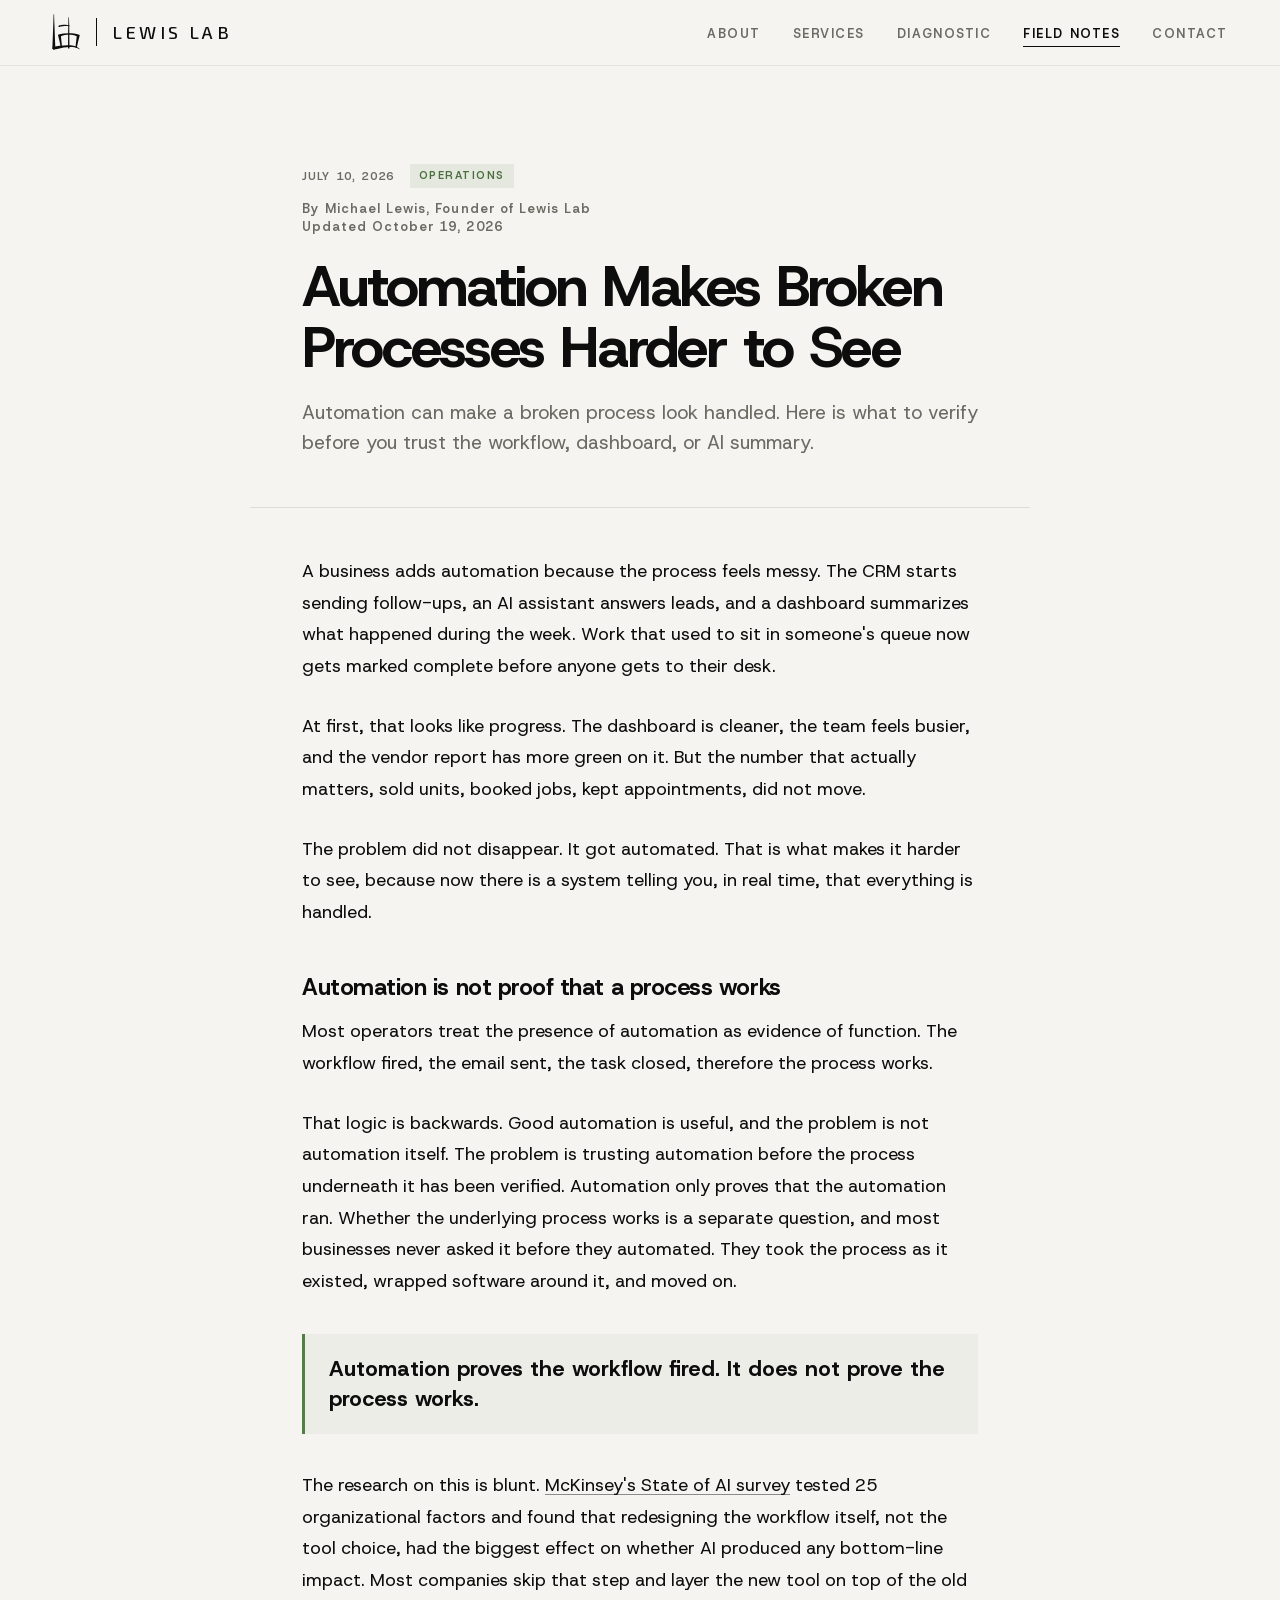
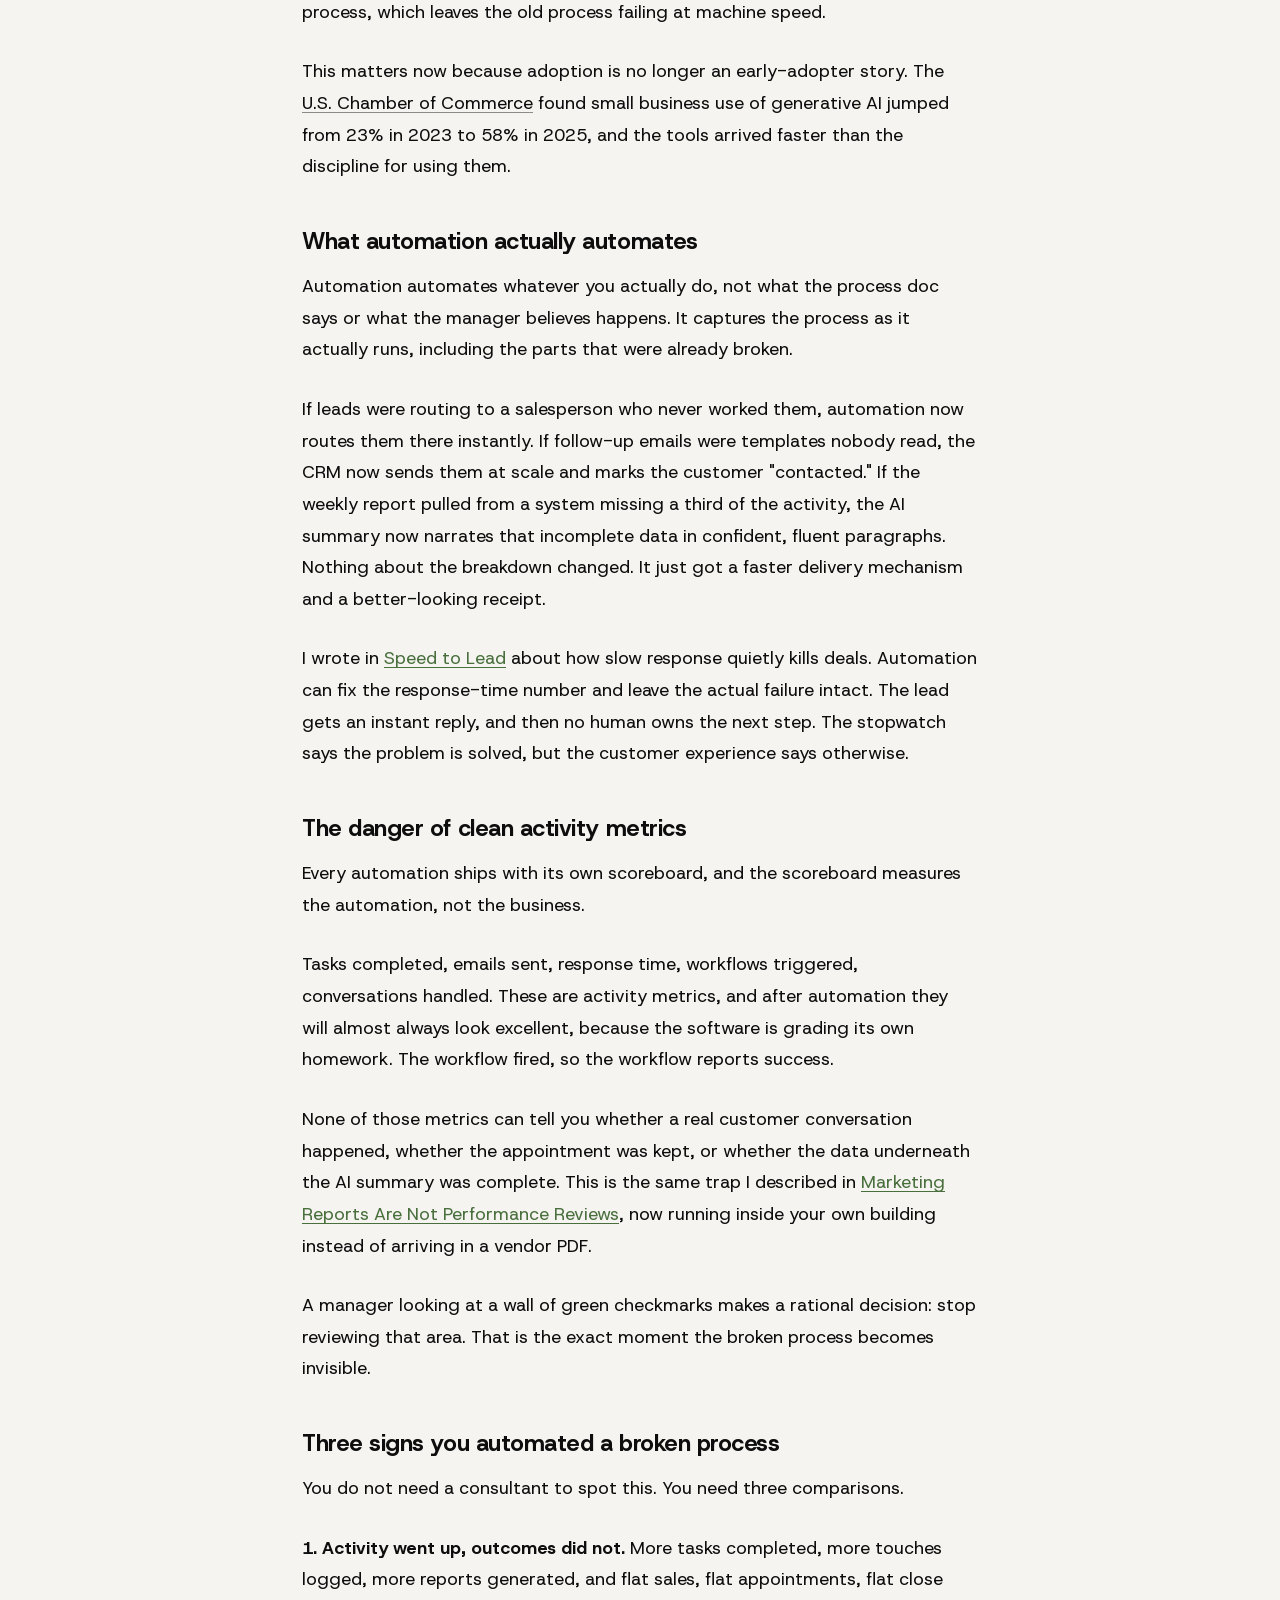
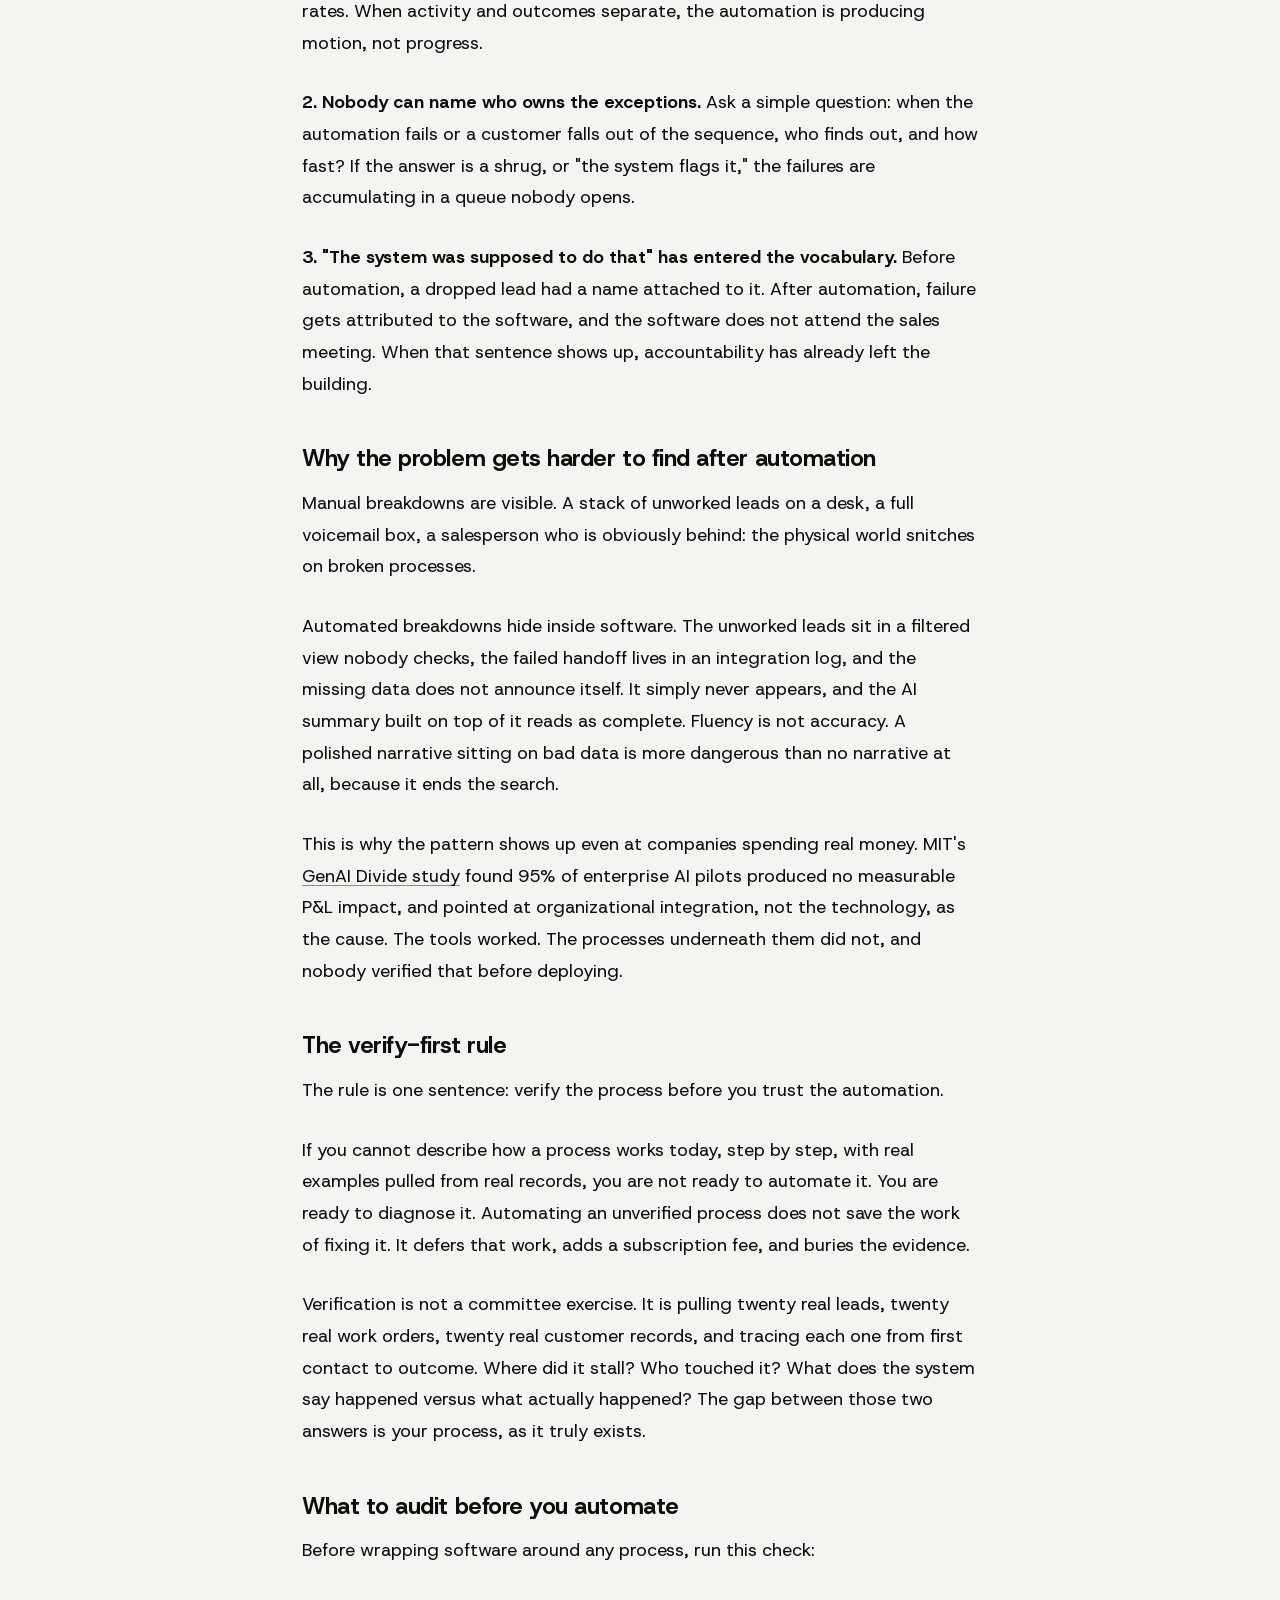
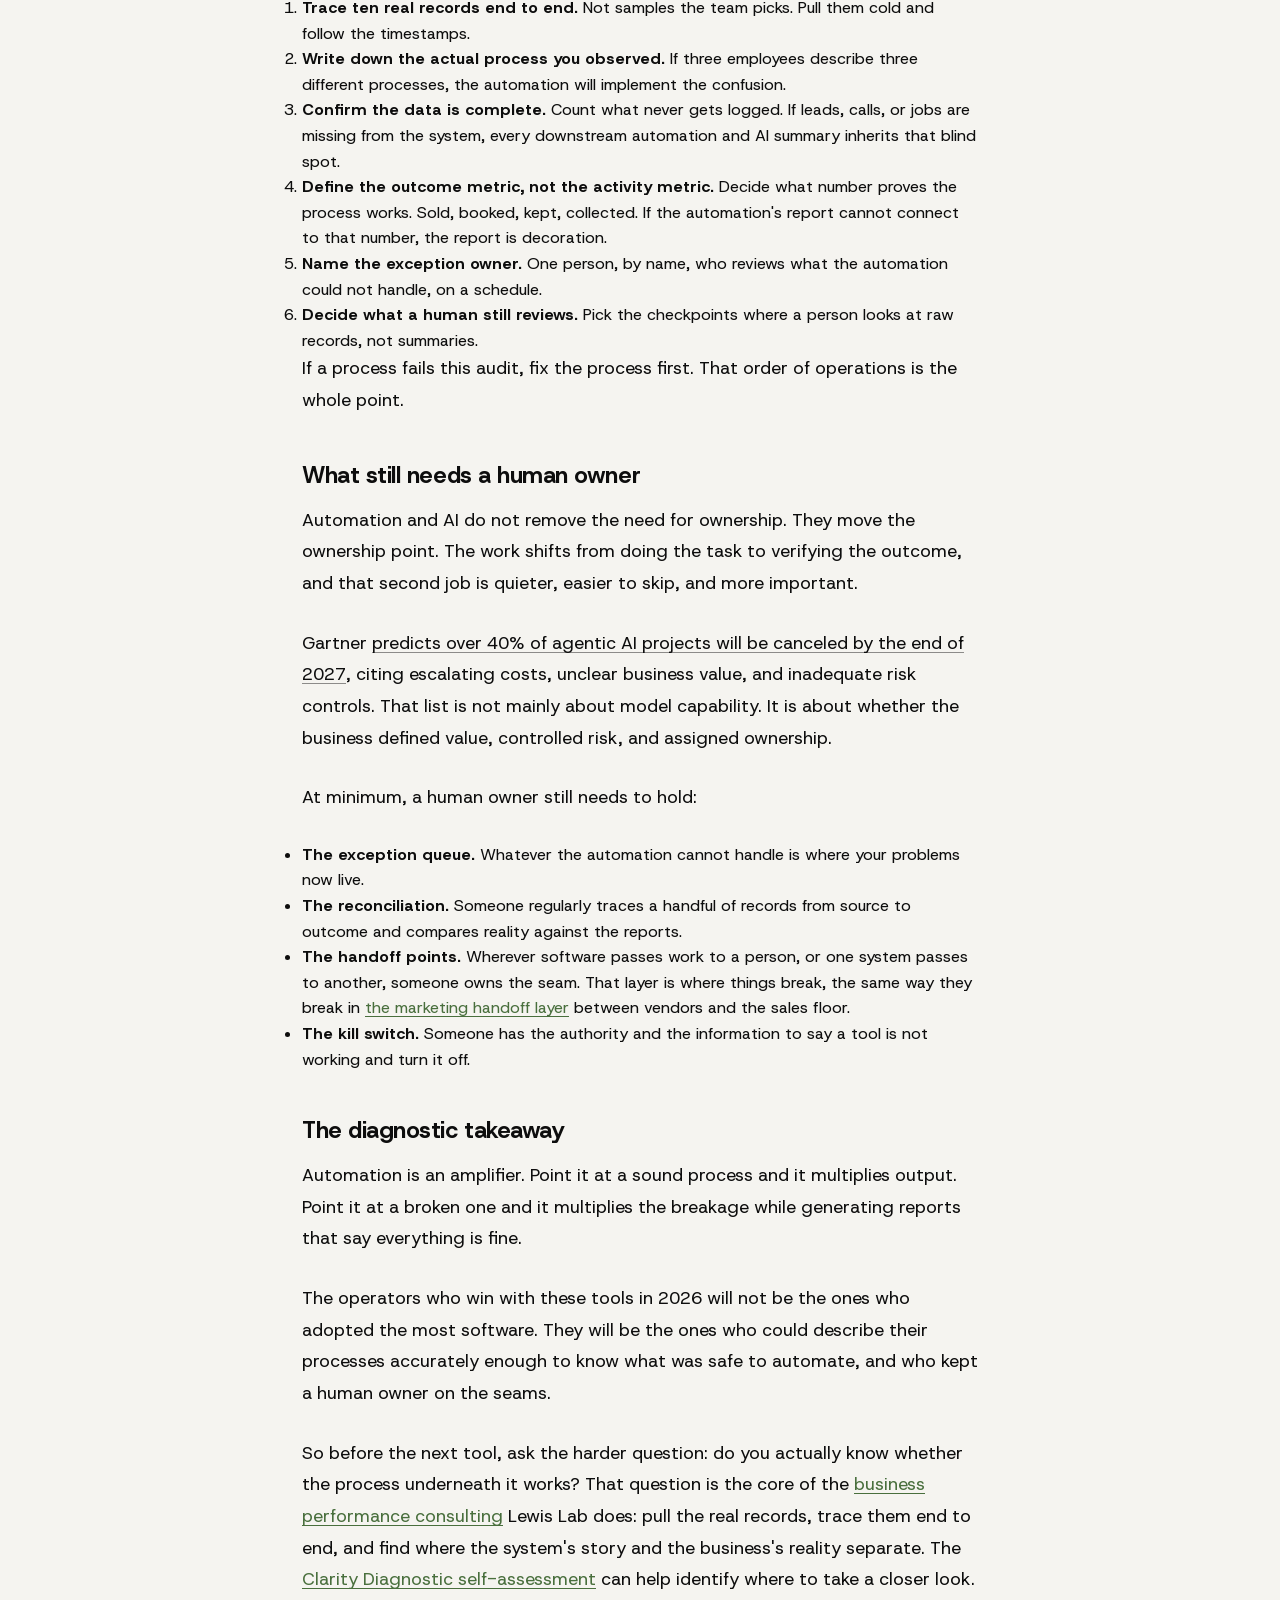
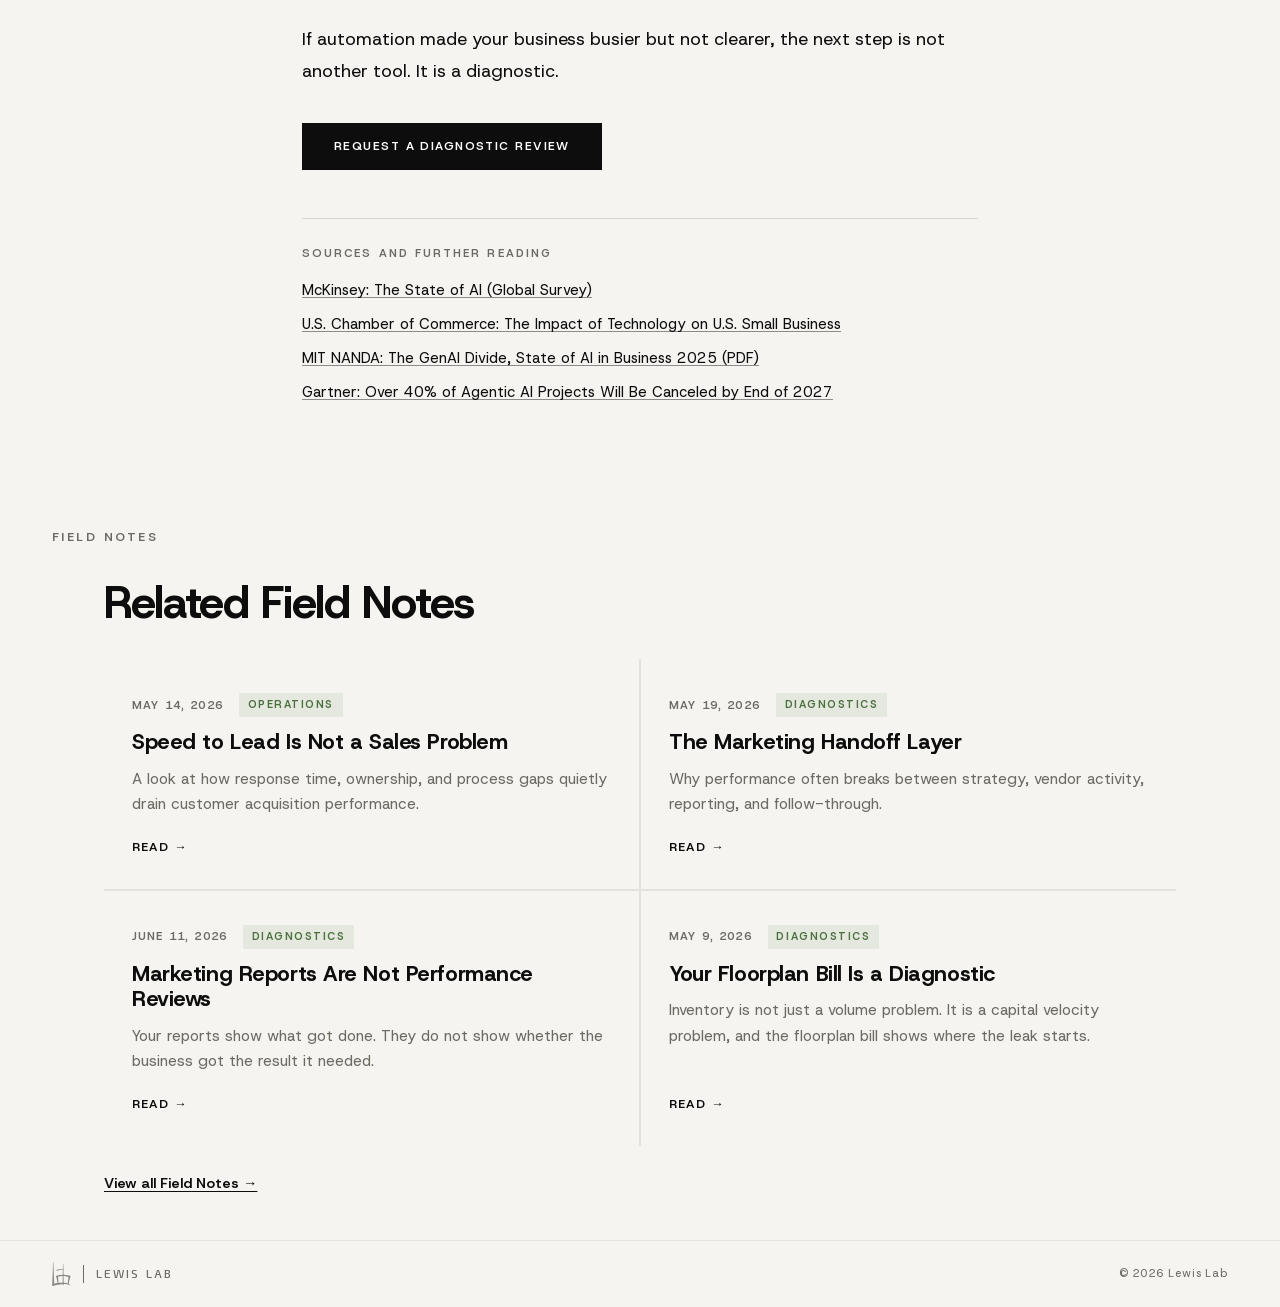
<file: posts/automation-makes-broken-processes-harder-to-see.html>
<!DOCTYPE html>
<html lang="en">
<head>
<!-- Google tag (gtag.js) -->
<script async src="https://www.googletagmanager.com/gtag/js?id=G-SXWQ0990PC"></script>
<script>
  window.dataLayer = window.dataLayer || [];
  function gtag(){dataLayer.push(arguments);}
  gtag('js', new Date());
  gtag('config', 'G-SXWQ0990PC');
</script>
  <meta charset="UTF-8" />
  <meta name="viewport" content="width=device-width, initial-scale=1.0" />

  <title>Automation Makes Broken Processes Harder to See | Lewis Lab</title>
  <link rel="icon" type="image/png" href="../favicon.png" />
  <link rel="apple-touch-icon" href="../apple-touch-icon.png" />
  <meta name="description" content="Automation can make a broken process look handled. Here is what to verify before you trust the workflow, dashboard, or AI summary." />

  <meta property="og:title" content="Automation Makes Broken Processes Harder to See" />
  <meta property="og:description" content="Automation can make a broken process look handled. Here is what to verify before you trust the workflow, dashboard, or AI summary." />
  <meta property="og:type" content="article" />
  <meta property="og:url" content="https://www.lewislab.io/posts/automation-makes-broken-processes-harder-to-see.html" />
  <meta property="og:site_name" content="Lewis Lab" />
  <meta property="og:image" content="https://www.lewislab.io/og-image.png" />
  <meta property="og:image:width" content="1200" />
  <meta property="og:image:height" content="630" />

  <meta name="twitter:card" content="summary_large_image" />
  <meta name="twitter:title" content="Automation Makes Broken Processes Harder to See" />
  <meta name="twitter:description" content="Automation can make a broken process look handled. Here is what to verify before you trust the workflow, dashboard, or AI summary." />
  <meta name="twitter:image" content="https://www.lewislab.io/og-image.png" />

  <link rel="canonical" href="https://www.lewislab.io/posts/automation-makes-broken-processes-harder-to-see.html" />
  <meta property="article:published_time" content="2026-07-10" />
  <meta property="article:modified_time" content="2026-10-19" />
  <meta property="article:section" content="Operations" />

  <link rel="preload" href="/assets/fonts/host-grotesk-latin-v5.woff2" as="font" type="font/woff2" crossorigin />
  <link rel="stylesheet" href="../styles.css" />

  <script type="application/ld+json">
  {
    "@context": "https://schema.org",
    "@graph": [
      {
        "@type": "BlogPosting",
        "@id": "https://www.lewislab.io/posts/automation-makes-broken-processes-harder-to-see.html#article",
        "headline": "Automation Makes Broken Processes Harder to See",
        "description": "Automation can make a broken process look handled. Here is what to verify before you trust the workflow, dashboard, or AI summary.",
        "url": "https://www.lewislab.io/posts/automation-makes-broken-processes-harder-to-see.html",
        "image": "https://www.lewislab.io/og-image.png",
        "datePublished": "2026-07-10",
        "dateModified": "2026-10-19",
        "articleSection": "Operations",
        "keywords": ["business process automation mistakes", "automating a broken process", "automation accountability", "AI workflow problems", "activity metrics vs outcomes", "performance diagnostic", "operational clarity", "CRM automation problems"],
        "author": {
          "@type": "Person",
          "@id": "https://www.lewislab.io/#michael-lewis",
          "name": "Michael Lewis",
          "jobTitle": "Founder",
          "worksFor": {
            "@id": "https://www.lewislab.io/#organization"
          }
        },
        "publisher": {
          "@type": "Organization",
          "@id": "https://www.lewislab.io/#organization",
          "name": "Lewis Lab",
          "url": "https://www.lewislab.io/",
          "logo": {
            "@type": "ImageObject",
            "url": "https://www.lewislab.io/og-image.png"
          }
        },
        "isPartOf": {
          "@type": "Blog",
          "name": "Field Notes",
          "url": "https://www.lewislab.io/blog.html"
        },
        "mainEntityOfPage": {
          "@type": "WebPage",
          "@id": "https://www.lewislab.io/posts/automation-makes-broken-processes-harder-to-see.html"
        }
      },
      {
        "@type": "BreadcrumbList",
        "itemListElement": [
          {
            "@type": "ListItem",
            "position": 1,
            "name": "Lewis Lab",
            "item": "https://www.lewislab.io/"
          },
          {
            "@type": "ListItem",
            "position": 2,
            "name": "Field Notes",
            "item": "https://www.lewislab.io/blog.html"
          },
          {
            "@type": "ListItem",
            "position": 3,
            "name": "Automation Makes Broken Processes Harder to See",
            "item": "https://www.lewislab.io/posts/automation-makes-broken-processes-harder-to-see.html"
          }
        ]
      }
    ]
  }
  </script>
  <script src="/site-motion.js" defer></script>
</head>
<body>
  <a class="skip-link" href="#main-content">Skip to content</a>

  <nav aria-label="Primary navigation">
    <a class="nav-logo" href="/">
      <svg class="nav-logo-mark" viewBox="0 0 543.88 699.28" xmlns="http://www.w3.org/2000/svg" aria-hidden="true">
        <path fill="#0D0D0D" d="M6.74,660.85c7.02-159.58,13.14-327.38,18.73-486.98,1.42-40.33,4.12-121.96,5.39-162.32.09-2.71,2.36-4.84,5.07-4.75,2.6.09,4.66,2.19,4.75,4.75,1.85,58.76,4.8,144.44,6.83,202.91,4.75,131.63,9.98,274.19,15.64,405.82l1.77,40.58c.7,16.07-11.75,29.66-27.82,30.37-16.96.84-31.19-13.41-30.37-30.37Z"/>
        <path fill="#0D0D0D" d="M314.56,666.42c-2.31-2.74-3.53-6.23-3.49-9.82,1.98-178.8,2.15-376.42,8.24-554.04.39-12.36.84-24.72,1.33-37.08.09-2.35,1.86-4.4,4.21-4.6,2.69-.23,4.92,1.85,5.02,4.41.49,12.42.94,24.85,1.34,37.27,4.48,129.96,5.91,279.08,6.86,410.02l1.44,149.1c-.47,17.13-13.09,18.83-24.96,4.74Z"/>
        <path fill="#0D0D0D" d="M454.91,651.13c4.17,1.43,19.13,5.58,24.47,7.25,1.86.59,1.94-.93,2.38-2.91,15.63-75.5,30.93-151.11,52.84-225.08,1.1-3.63,2.43-6.85,3.34-9.95,2.29-7.8-2.1-16.02-9.85-18.46-127.93-40.3-273.09-36.7-402.8-4.19-9.32,3.27-9.6,12.77-6.62,21.06,23.02,77.64,36,158.34,52.92,237.06,7.51-1.54,20.65-5.49,25.8-7.02-4.83-43.93-22.15-205.22-23.39-216.38,96.71-36.62,209.86-37.64,306.86,1.56l-25.94,217.06Z"/>
        <path fill="#0D0D0D" d="M133.89,224.09c51.72-19.11,148.16-22.55,199.22-1.15l3.2,1.41c.53.24,1.06.46,1.58.72,1.38.72,3.26,1.65,4.64,2.4,1.43.89,4.52,2.61,5.89,3.69.94.67,1.88,1.34,2.79,2.02,3.82,2.96.09,8.26-4.67,6.59l-.3-.11c-15.37-5.71-32.43-7.42-49.44-8.24-17.05-.73-34.29-.34-51.42.97-25.59,2-50.8,5.64-75.42,11.7-7.84,1.93-15.56,4.22-23.11,6.87-20.92,7.03-33.4-18.68-12.97-26.87Z"/>
        <path fill="#0D0D0D" d="M28.8,639.12c121.17-28.14,377.55-59.78,481.75,14.68,9.03,6.62,17.29,14.46,23.92,23.44,1.69,2.3,1.5,5.62-.74,7.39-1.87,1.48-4.41,1.45-6.23.14-6.47-4.85-13.12-9.12-20.2-12.92-65.83-33.13-146.59-31.24-218.57-25.84-41.72,3.54-83.27,9.57-124.44,17.19-41.07,7.69-81.96,16.79-122.2,27.91-14.28,4.01-29.11-4.34-33.1-18.62-4.14-14.68,4.94-29.97,19.8-33.37Z"/>
      </svg>
      <div class="nav-logo-divider"></div>
      <span class="nav-logo-text">Lewis Lab</span>
    </a>

    <ul class="nav-links">
      <li class="mobile-hide"><a href="/#about">About</a></li>
      <li><a href="../services.html">Services</a></li>
      <li><a href="../diagnostic.html">Diagnostic</a></li>
      <li><a href="../blog.html" aria-current="true">Field Notes</a></li>
      <li><a href="/#contact">Contact</a></li>
    </ul>
  </nav>

  <main id="main-content" tabindex="-1">
    <a class="back-link" href="../blog.html">&larr; Field Notes</a>

    <header class="post-header">
      <div class="post-meta">
        <time datetime="2026-07-10">July 10, 2026</time>
        <span class="post-category">Operations</span>
      </div>
      <p class="post-author">By Michael Lewis, Founder of Lewis Lab<br>Updated <time datetime="2026-10-19">October 19, 2026</time></p>
      <h1 class="post-title">Automation Makes Broken Processes Harder to See</h1>
      <p class="post-dek">Automation can make a broken process look handled. Here is what to verify before you trust the workflow, dashboard, or AI summary.</p>
    </header>

    <hr class="post-rule" />

    <article class="post-body">

      <p>A business adds automation because the process feels messy. The CRM starts sending follow-ups, an AI assistant answers leads, and a dashboard summarizes what happened during the week. Work that used to sit in someone's queue now gets marked complete before anyone gets to their desk.</p>

      <p>At first, that looks like progress. The dashboard is cleaner, the team feels busier, and the vendor report has more green on it. But the number that actually matters, sold units, booked jobs, kept appointments, did not move.</p>

      <p>The problem did not disappear. It got automated. That is what makes it harder to see, because now there is a system telling you, in real time, that everything is handled.</p>

      <h2>Automation is not proof that a process works</h2>

      <p>Most operators treat the presence of automation as evidence of function. The workflow fired, the email sent, the task closed, therefore the process works.</p>

      <p>That logic is backwards. Good automation is useful, and the problem is not automation itself. The problem is trusting automation before the process underneath it has been verified. Automation only proves that the automation ran. Whether the underlying process works is a separate question, and most businesses never asked it before they automated. They took the process as it existed, wrapped software around it, and moved on.</p>

      <div class="stat-callout">
        <p>Automation proves the workflow fired. It does not prove the process works.</p>
      </div>

      <p>The research on this is blunt. <a href="https://www.mckinsey.com/capabilities/quantumblack/our-insights/the-state-of-ai" target="_blank" rel="noopener noreferrer">McKinsey's State of AI survey</a> tested 25 organizational factors and found that redesigning the workflow itself, not the tool choice, had the biggest effect on whether AI produced any bottom-line impact. Most companies skip that step and layer the new tool on top of the old process, which leaves the old process failing at machine speed.</p>

      <p>This matters now because adoption is no longer an early-adopter story. The <a href="https://www.uschamber.com/technology/empowering-small-business-the-impact-of-technology-on-u-s-small-business" target="_blank" rel="noopener noreferrer">U.S. Chamber of Commerce</a> found small business use of generative AI jumped from 23% in 2023 to 58% in 2025, and the tools arrived faster than the discipline for using them.</p>

      <h2>What automation actually automates</h2>

      <p>Automation automates whatever you actually do, not what the process doc says or what the manager believes happens. It captures the process as it actually runs, including the parts that were already broken.</p>

      <p>If leads were routing to a salesperson who never worked them, automation now routes them there instantly. If follow-up emails were templates nobody read, the CRM now sends them at scale and marks the customer "contacted." If the weekly report pulled from a system missing a third of the activity, the AI summary now narrates that incomplete data in confident, fluent paragraphs. Nothing about the breakdown changed. It just got a faster delivery mechanism and a better-looking receipt.</p>

      <p>I wrote in <a href="speed-to-lead.html">Speed to Lead</a> about how slow response quietly kills deals. Automation can fix the response-time number and leave the actual failure intact. The lead gets an instant reply, and then no human owns the next step. The stopwatch says the problem is solved, but the customer experience says otherwise.</p>

      <h2>The danger of clean activity metrics</h2>

      <p>Every automation ships with its own scoreboard, and the scoreboard measures the automation, not the business.</p>

      <p>Tasks completed, emails sent, response time, workflows triggered, conversations handled. These are activity metrics, and after automation they will almost always look excellent, because the software is grading its own homework. The workflow fired, so the workflow reports success.</p>

      <p>None of those metrics can tell you whether a real customer conversation happened, whether the appointment was kept, or whether the data underneath the AI summary was complete. This is the same trap I described in <a href="marketing-reports-are-not-performance-reviews.html">Marketing Reports Are Not Performance Reviews</a>, now running inside your own building instead of arriving in a vendor PDF.</p>

      <p>A manager looking at a wall of green checkmarks makes a rational decision: stop reviewing that area. That is the exact moment the broken process becomes invisible.</p>

      <h2>Three signs you automated a broken process</h2>

      <p>You do not need a consultant to spot this. You need three comparisons.</p>

      <p><strong>1. Activity went up, outcomes did not.</strong> More tasks completed, more touches logged, more reports generated, and flat sales, flat appointments, flat close rates. When activity and outcomes separate, the automation is producing motion, not progress.</p>

      <p><strong>2. Nobody can name who owns the exceptions.</strong> Ask a simple question: when the automation fails or a customer falls out of the sequence, who finds out, and how fast? If the answer is a shrug, or "the system flags it," the failures are accumulating in a queue nobody opens.</p>

      <p><strong>3. "The system was supposed to do that" has entered the vocabulary.</strong> Before automation, a dropped lead had a name attached to it. After automation, failure gets attributed to the software, and the software does not attend the sales meeting. When that sentence shows up, accountability has already left the building.</p>

      <h2>Why the problem gets harder to find after automation</h2>

      <p>Manual breakdowns are visible. A stack of unworked leads on a desk, a full voicemail box, a salesperson who is obviously behind: the physical world snitches on broken processes.</p>

      <p>Automated breakdowns hide inside software. The unworked leads sit in a filtered view nobody checks, the failed handoff lives in an integration log, and the missing data does not announce itself. It simply never appears, and the AI summary built on top of it reads as complete. Fluency is not accuracy. A polished narrative sitting on bad data is more dangerous than no narrative at all, because it ends the search.</p>

      <p>This is why the pattern shows up even at companies spending real money. MIT's <a href="https://mlq.ai/media/quarterly_decks/v0.1_State_of_AI_in_Business_2025_Report.pdf" target="_blank" rel="noopener noreferrer">GenAI Divide study</a> found 95% of enterprise AI pilots produced no measurable P&amp;L impact, and pointed at organizational integration, not the technology, as the cause. The tools worked. The processes underneath them did not, and nobody verified that before deploying.</p>

      <h2>The verify-first rule</h2>

      <p>The rule is one sentence: verify the process before you trust the automation.</p>

      <p>If you cannot describe how a process works today, step by step, with real examples pulled from real records, you are not ready to automate it. You are ready to diagnose it. Automating an unverified process does not save the work of fixing it. It defers that work, adds a subscription fee, and buries the evidence.</p>

      <p>Verification is not a committee exercise. It is pulling twenty real leads, twenty real work orders, twenty real customer records, and tracing each one from first contact to outcome. Where did it stall? Who touched it? What does the system say happened versus what actually happened? The gap between those two answers is your process, as it truly exists.</p>

      <h2>What to audit before you automate</h2>

      <p>Before wrapping software around any process, run this check:</p>

      <ol>
        <li><strong>Trace ten real records end to end.</strong> Not samples the team picks. Pull them cold and follow the timestamps.</li>
        <li><strong>Write down the actual process you observed.</strong> If three employees describe three different processes, the automation will implement the confusion.</li>
        <li><strong>Confirm the data is complete.</strong> Count what never gets logged. If leads, calls, or jobs are missing from the system, every downstream automation and AI summary inherits that blind spot.</li>
        <li><strong>Define the outcome metric, not the activity metric.</strong> Decide what number proves the process works. Sold, booked, kept, collected. If the automation's report cannot connect to that number, the report is decoration.</li>
        <li><strong>Name the exception owner.</strong> One person, by name, who reviews what the automation could not handle, on a schedule.</li>
        <li><strong>Decide what a human still reviews.</strong> Pick the checkpoints where a person looks at raw records, not summaries.</li>
      </ol>

      <p>If a process fails this audit, fix the process first. That order of operations is the whole point.</p>

      <h2>What still needs a human owner</h2>

      <p>Automation and AI do not remove the need for ownership. They move the ownership point. The work shifts from doing the task to verifying the outcome, and that second job is quieter, easier to skip, and more important.</p>

      <p>Gartner <a href="https://www.gartner.com/en/newsroom/press-releases/2025-06-25-gartner-predicts-over-40-percent-of-agentic-ai-projects-will-be-canceled-by-end-of-2027" target="_blank" rel="noopener noreferrer">predicts over 40% of agentic AI projects will be canceled by the end of 2027</a>, citing escalating costs, unclear business value, and inadequate risk controls. That list is not mainly about model capability. It is about whether the business defined value, controlled risk, and assigned ownership.</p>

      <p>At minimum, a human owner still needs to hold:</p>

      <ul>
        <li><strong>The exception queue.</strong> Whatever the automation cannot handle is where your problems now live.</li>
        <li><strong>The reconciliation.</strong> Someone regularly traces a handful of records from source to outcome and compares reality against the reports.</li>
        <li><strong>The handoff points.</strong> Wherever software passes work to a person, or one system passes to another, someone owns the seam. That layer is where things break, the same way they break in <a href="marketing-handoff-layer.html">the marketing handoff layer</a> between vendors and the sales floor.</li>
        <li><strong>The kill switch.</strong> Someone has the authority and the information to say a tool is not working and turn it off.</li>
      </ul>

      <h2>The diagnostic takeaway</h2>

      <p>Automation is an amplifier. Point it at a sound process and it multiplies output. Point it at a broken one and it multiplies the breakage while generating reports that say everything is fine.</p>

      <p>The operators who win with these tools in 2026 will not be the ones who adopted the most software. They will be the ones who could describe their processes accurately enough to know what was safe to automate, and who kept a human owner on the seams.</p>

      <p>So before the next tool, ask the harder question: do you actually know whether the process underneath it works? That question is the core of the <a href="../services.html">business performance consulting</a> Lewis Lab does: pull the real records, trace them end to end, and find where the system's story and the business's reality separate. The <a href="../diagnostic.html">Clarity Diagnostic self-assessment</a> can help identify where to take a closer look.</p>

      <p>If automation made your business busier but not clearer, the next step is not another tool. It is a diagnostic.</p>

      <a class="post-cta" href="/#contact">Request a Diagnostic Review</a>

      <div class="source-note">
        <p class="source-label">Sources and further reading</p>
        <ul>
          <li><a href="https://www.mckinsey.com/capabilities/quantumblack/our-insights/the-state-of-ai" target="_blank" rel="noopener noreferrer">McKinsey: The State of AI (Global Survey)</a></li>
          <li><a href="https://www.uschamber.com/technology/empowering-small-business-the-impact-of-technology-on-u-s-small-business" target="_blank" rel="noopener noreferrer">U.S. Chamber of Commerce: The Impact of Technology on U.S. Small Business</a></li>
          <li><a href="https://mlq.ai/media/quarterly_decks/v0.1_State_of_AI_in_Business_2025_Report.pdf" target="_blank" rel="noopener noreferrer">MIT NANDA: The GenAI Divide, State of AI in Business 2025 (PDF)</a></li>
          <li><a href="https://www.gartner.com/en/newsroom/press-releases/2025-06-25-gartner-predicts-over-40-percent-of-agentic-ai-projects-will-be-canceled-by-end-of-2027" target="_blank" rel="noopener noreferrer">Gartner: Over 40% of Agentic AI Projects Will Be Canceled by End of 2027</a></li>
        </ul>
      </div>

    </article>
    <section class="section" aria-labelledby="related-notes-heading">
      <p class="section-label">Field Notes</p>
      <div class="ll-container">
        <h2 class="field-notes-heading" id="related-notes-heading">Related Field Notes</h2>
        <div class="post-grid">
          <article class="post-card reveal">
            <a class="post-card-inner" href="/posts/speed-to-lead.html">
              <div class="post-meta">
                <time datetime="2026-05-14">May 14, 2026</time>
                <span class="post-category">Operations</span>
              </div>
              <h3 class="post-title">Speed to Lead Is Not a Sales Problem</h3>
              <p class="post-excerpt">A look at how response time, ownership, and process gaps quietly drain customer acquisition performance.</p>
              <span class="post-read-more" aria-hidden="true">Read &rarr;</span>
            </a>
          </article>
          <article class="post-card reveal">
            <a class="post-card-inner" href="/posts/marketing-handoff-layer.html">
              <div class="post-meta">
                <time datetime="2026-05-19">May 19, 2026</time>
                <span class="post-category">Diagnostics</span>
              </div>
              <h3 class="post-title">The Marketing Handoff Layer</h3>
              <p class="post-excerpt">Why performance often breaks between strategy, vendor activity, reporting, and follow-through.</p>
              <span class="post-read-more" aria-hidden="true">Read &rarr;</span>
            </a>
          </article>
          <article class="post-card reveal">
            <a class="post-card-inner" href="/posts/marketing-reports-are-not-performance-reviews.html">
              <div class="post-meta">
                <time datetime="2026-06-11">June 11, 2026</time>
                <span class="post-category">Diagnostics</span>
              </div>
              <h3 class="post-title">Marketing Reports Are Not Performance Reviews</h3>
              <p class="post-excerpt">Your reports show what got done. They do not show whether the business got the result it needed.</p>
              <span class="post-read-more" aria-hidden="true">Read &rarr;</span>
            </a>
          </article>
          <article class="post-card reveal">
            <a class="post-card-inner" href="/posts/your-floorplan-bill-is-a-diagnostic.html">
              <div class="post-meta">
                <time datetime="2026-05-09">May 9, 2026</time>
                <span class="post-category">Diagnostics</span>
              </div>
              <h3 class="post-title">Your Floorplan Bill Is a Diagnostic</h3>
              <p class="post-excerpt">Inventory is not just a volume problem. It is a capital velocity problem, and the floorplan bill shows where the leak starts.</p>
              <span class="post-read-more" aria-hidden="true">Read &rarr;</span>
            </a>
          </article>
        </div>
        <p class="field-notes-cta-wrap"><a class="field-notes-cta" href="/blog.html">View all Field Notes &rarr;</a></p>
      </div>
    </section>
  </main>

  <footer>
    <div class="footer-logo">
      <svg class="footer-logo-mark" viewBox="0 0 543.88 699.28" xmlns="http://www.w3.org/2000/svg" aria-hidden="true">
        <path fill="#888880" d="M6.74,660.85c7.02-159.58,13.14-327.38,18.73-486.98,1.42-40.33,4.12-121.96,5.39-162.32.09-2.71,2.36-4.84,5.07-4.75,2.6.09,4.66,2.19,4.75,4.75,1.85,58.76,4.8,144.44,6.83,202.91,4.75,131.63,9.98,274.19,15.64,405.82l1.77,40.58c.7,16.07-11.75,29.66-27.82,30.37-16.96.84-31.19-13.41-30.37-30.37Z"/>
        <path fill="#888880" d="M314.56,666.42c-2.31-2.74-3.53-6.23-3.49-9.82,1.98-178.8,2.15-376.42,8.24-554.04.39-12.36.84-24.72,1.33-37.08.09-2.35,1.86-4.4,4.21-4.6,2.69-.23,4.92,1.85,5.02,4.41.49,12.42.94,24.85,1.34,37.27,4.48,129.96,5.91,279.08,6.86,410.02l1.44,149.1c-.47,17.13-13.09,18.83-24.96,4.74Z"/>
        <path fill="#888880" d="M454.91,651.13c4.17,1.43,19.13,5.58,24.47,7.25,1.86.59,1.94-.93,2.38-2.91,15.63-75.5,30.93-151.11,52.84-225.08,1.1-3.63,2.43-6.85,3.34-9.95,2.29-7.8-2.1-16.02-9.85-18.46-127.93-40.3-273.09-36.7-402.8-4.19-9.32,3.27-9.6,12.77-6.62,21.06,23.02,77.64,36,158.34,52.92,237.06,7.51-1.54,20.65-5.49,25.8-7.02-4.83-43.93-22.15-205.22-23.39-216.38,96.71-36.62,209.86-37.64,306.86,1.56l-25.94,217.06Z"/>
        <path fill="#888880" d="M133.89,224.09c51.72-19.11,148.16-22.55,199.22-1.15l3.2,1.41c.53.24,1.06.46,1.58.72,1.38.72,3.26,1.65,4.64,2.4,1.43.89,4.52,2.61,5.89,3.69.94.67,1.88,1.34,2.79,2.02,3.82,2.96.09,8.26-4.67,6.59l-.3-.11c-15.37-5.71-32.43-7.42-49.44-8.24-17.05-.73-34.29-.34-51.42.97-25.59,2-50.8,5.64-75.42,11.7-7.84,1.93-15.56,4.22-23.11,6.87-20.92,7.03-33.4-18.68-12.97-26.87Z"/>
        <path fill="#888880" d="M28.8,639.12c121.17-28.14,377.55-59.78,481.75,14.68,9.03,6.62,17.29,14.46,23.92,23.44,1.69,2.3,1.5,5.62-.74,7.39-1.87,1.48-4.41,1.45-6.23.14-6.47-4.85-13.12-9.12-20.2-12.92-65.83-33.13-146.59-31.24-218.57-25.84-41.72,3.54-83.27,9.57-124.44,17.19-41.07,7.69-81.96,16.79-122.2,27.91-14.28,4.01-29.11-4.34-33.1-18.62-4.14-14.68,4.94-29.97,19.8-33.37Z"/>
      </svg>
      <div class="footer-logo-divider"></div>
      <span class="footer-logo-text">Lewis Lab</span>
    </div>
    <span>&copy; 2026 Lewis Lab</span>
  </footer>

</body>
</html>
</file>
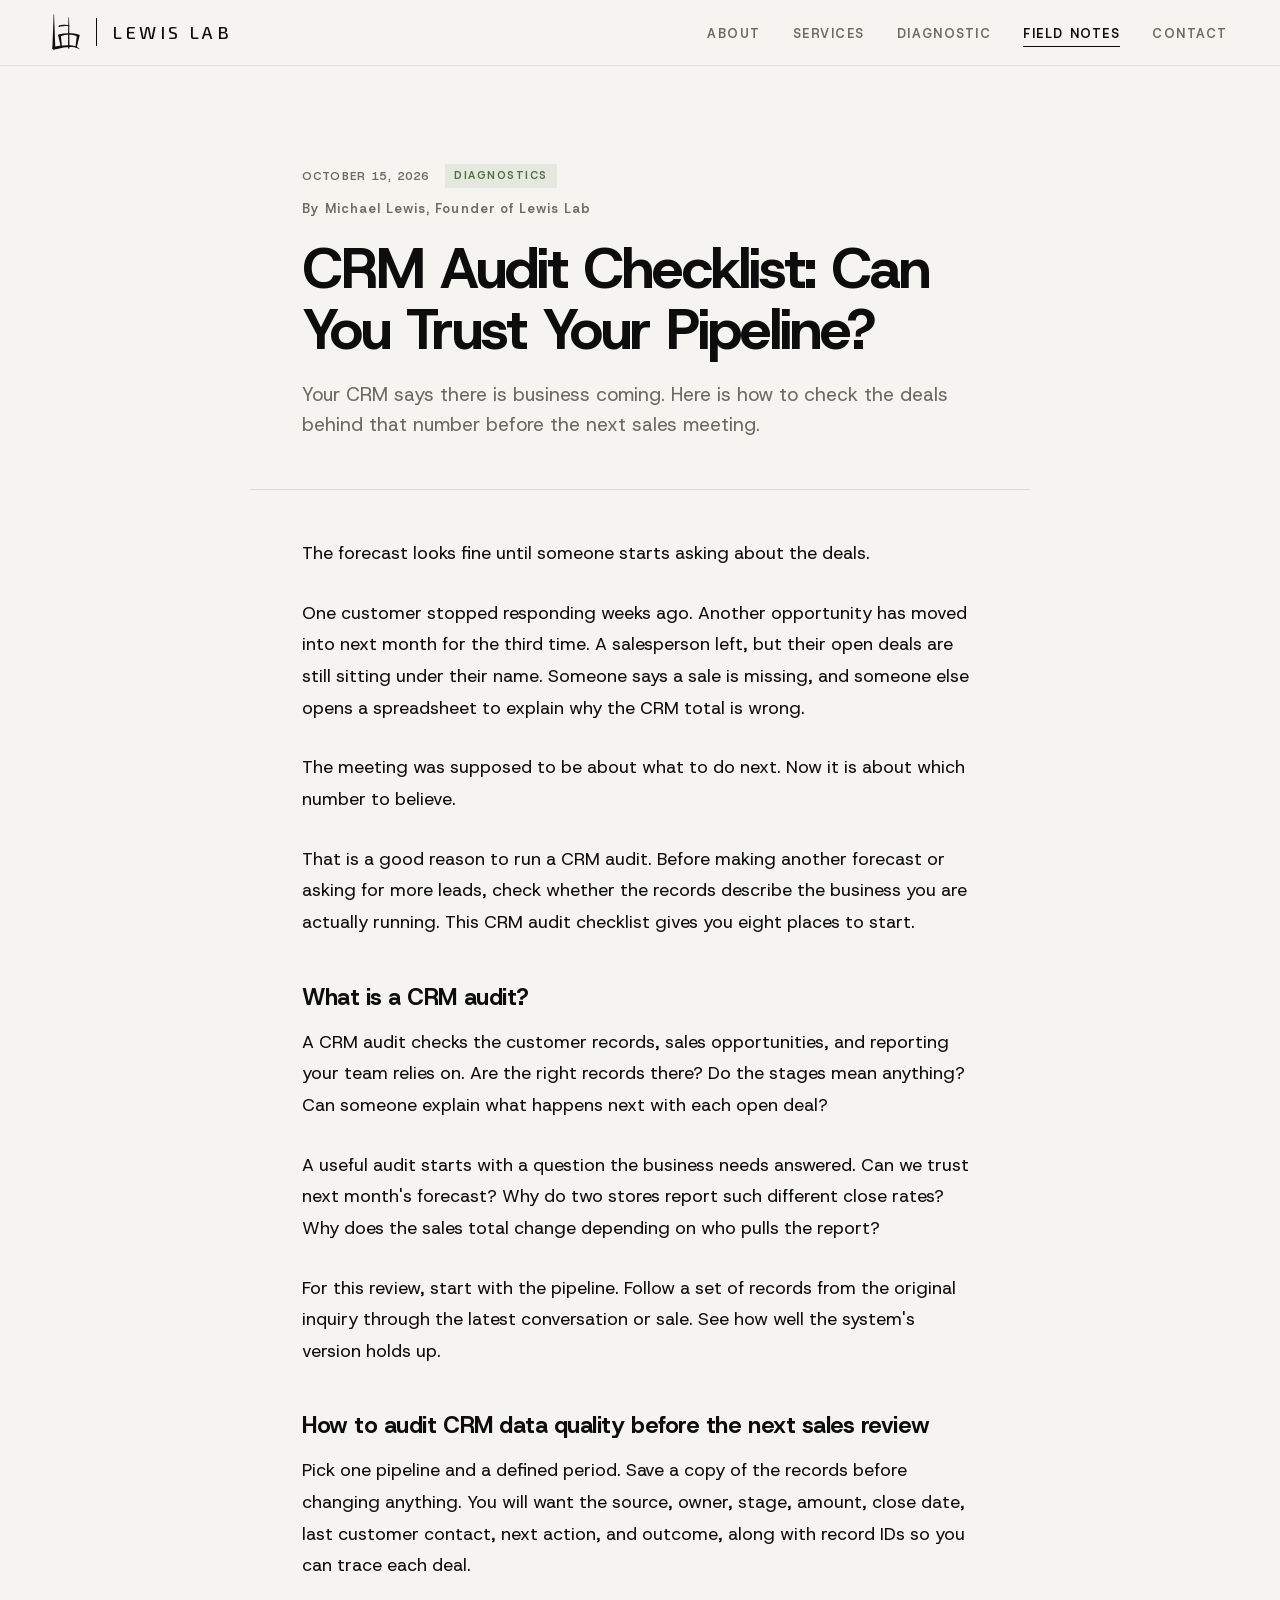
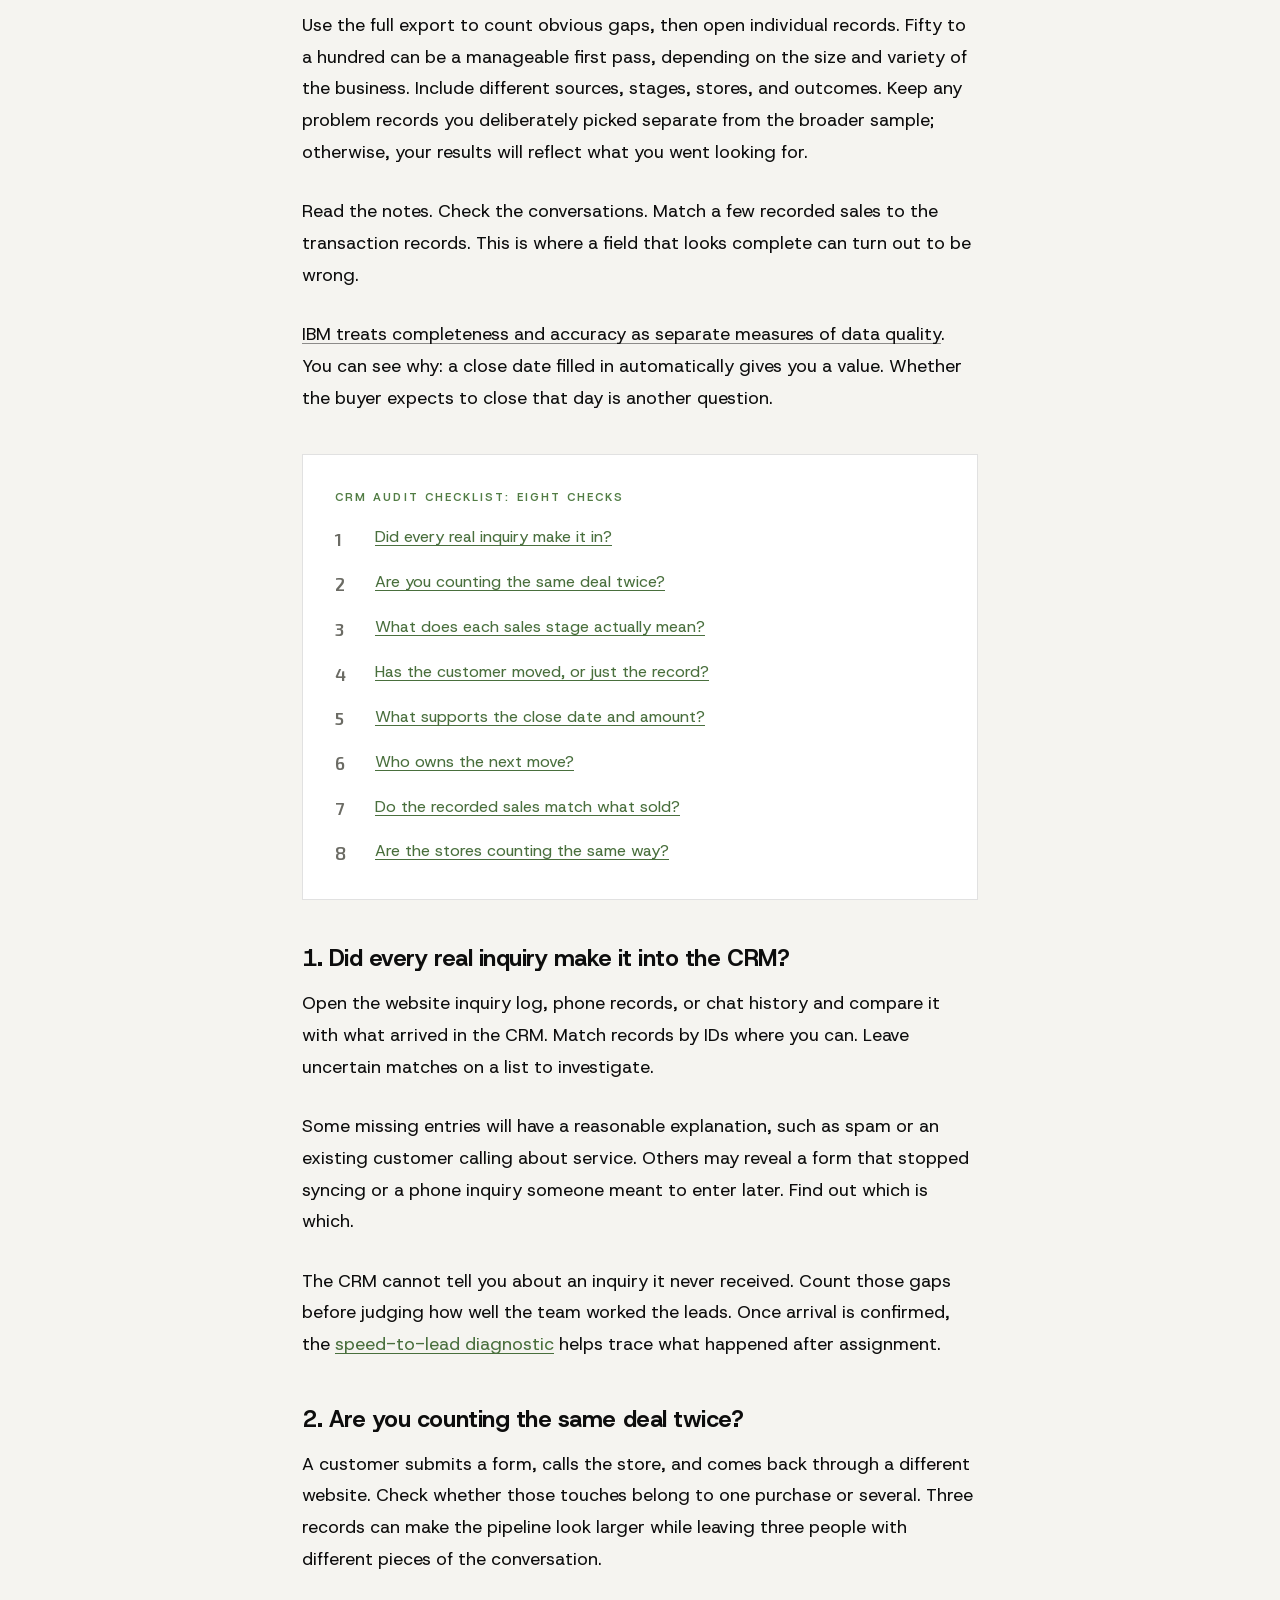
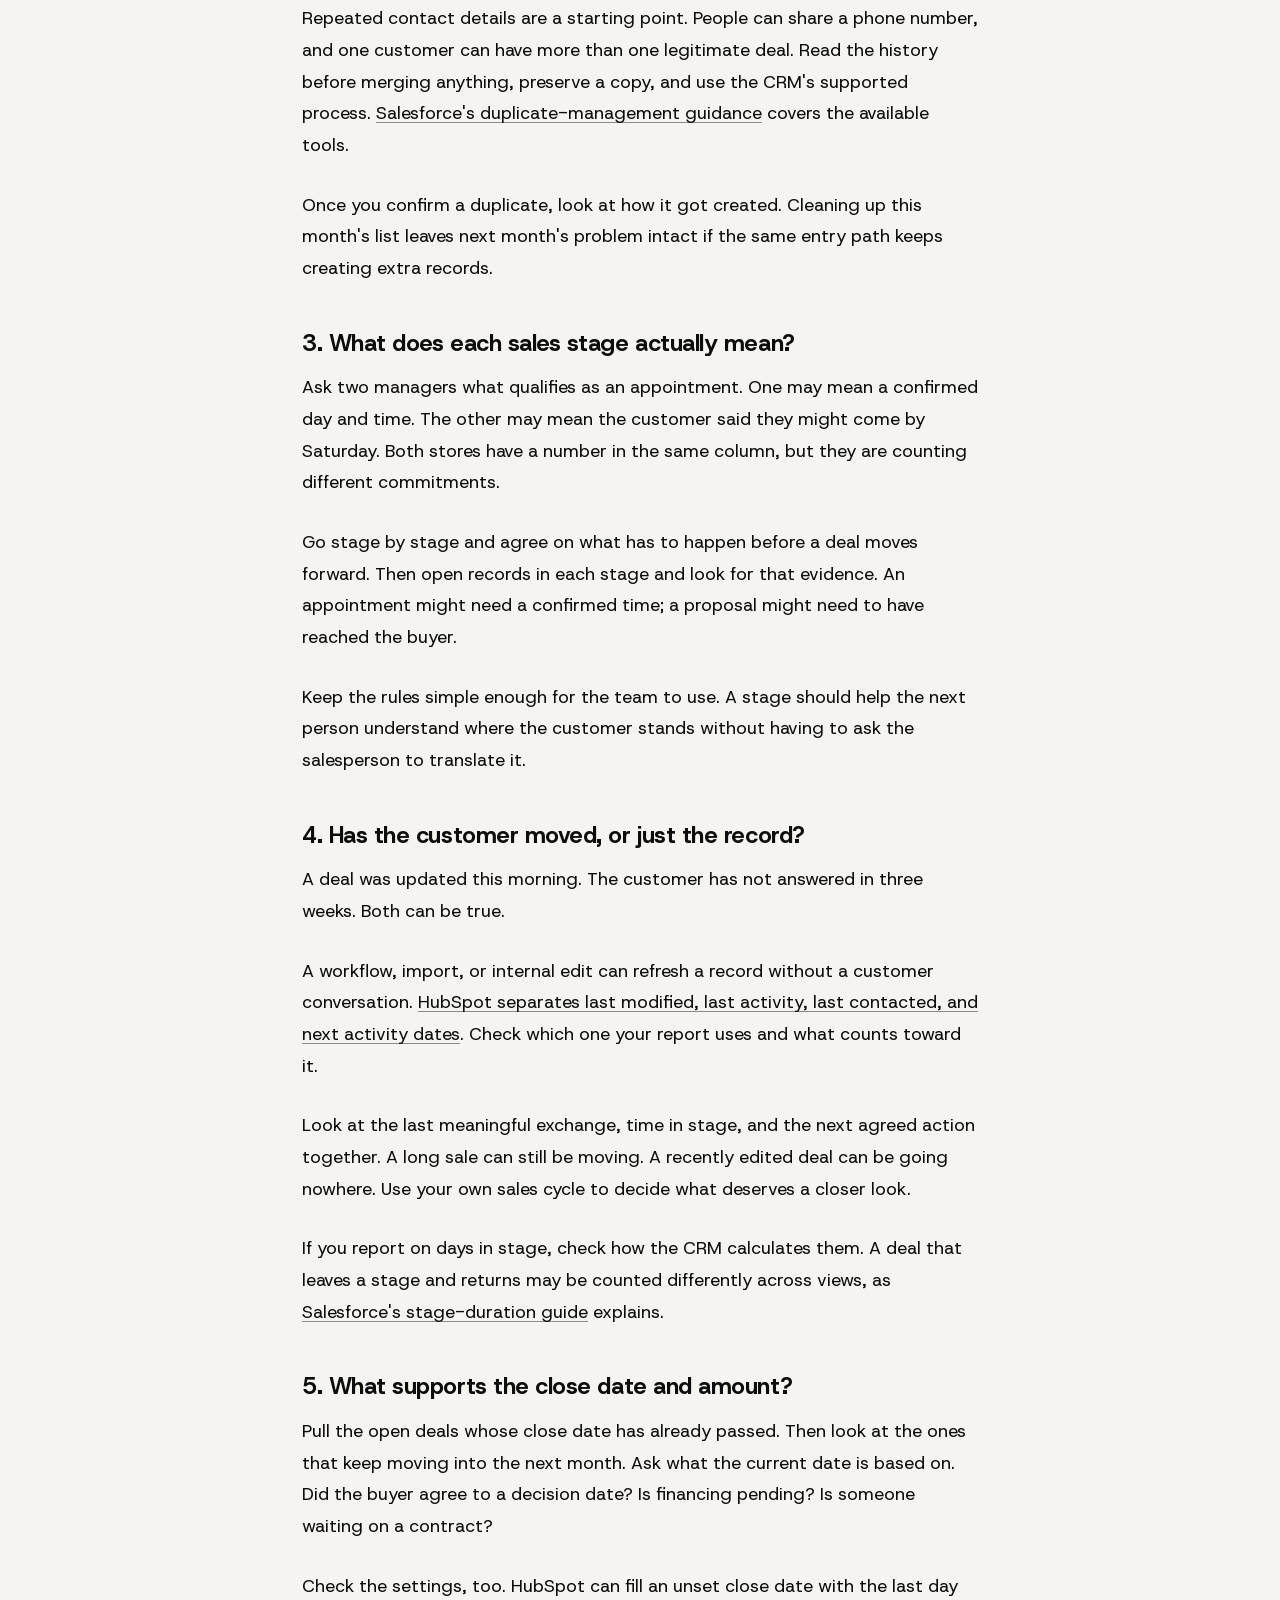
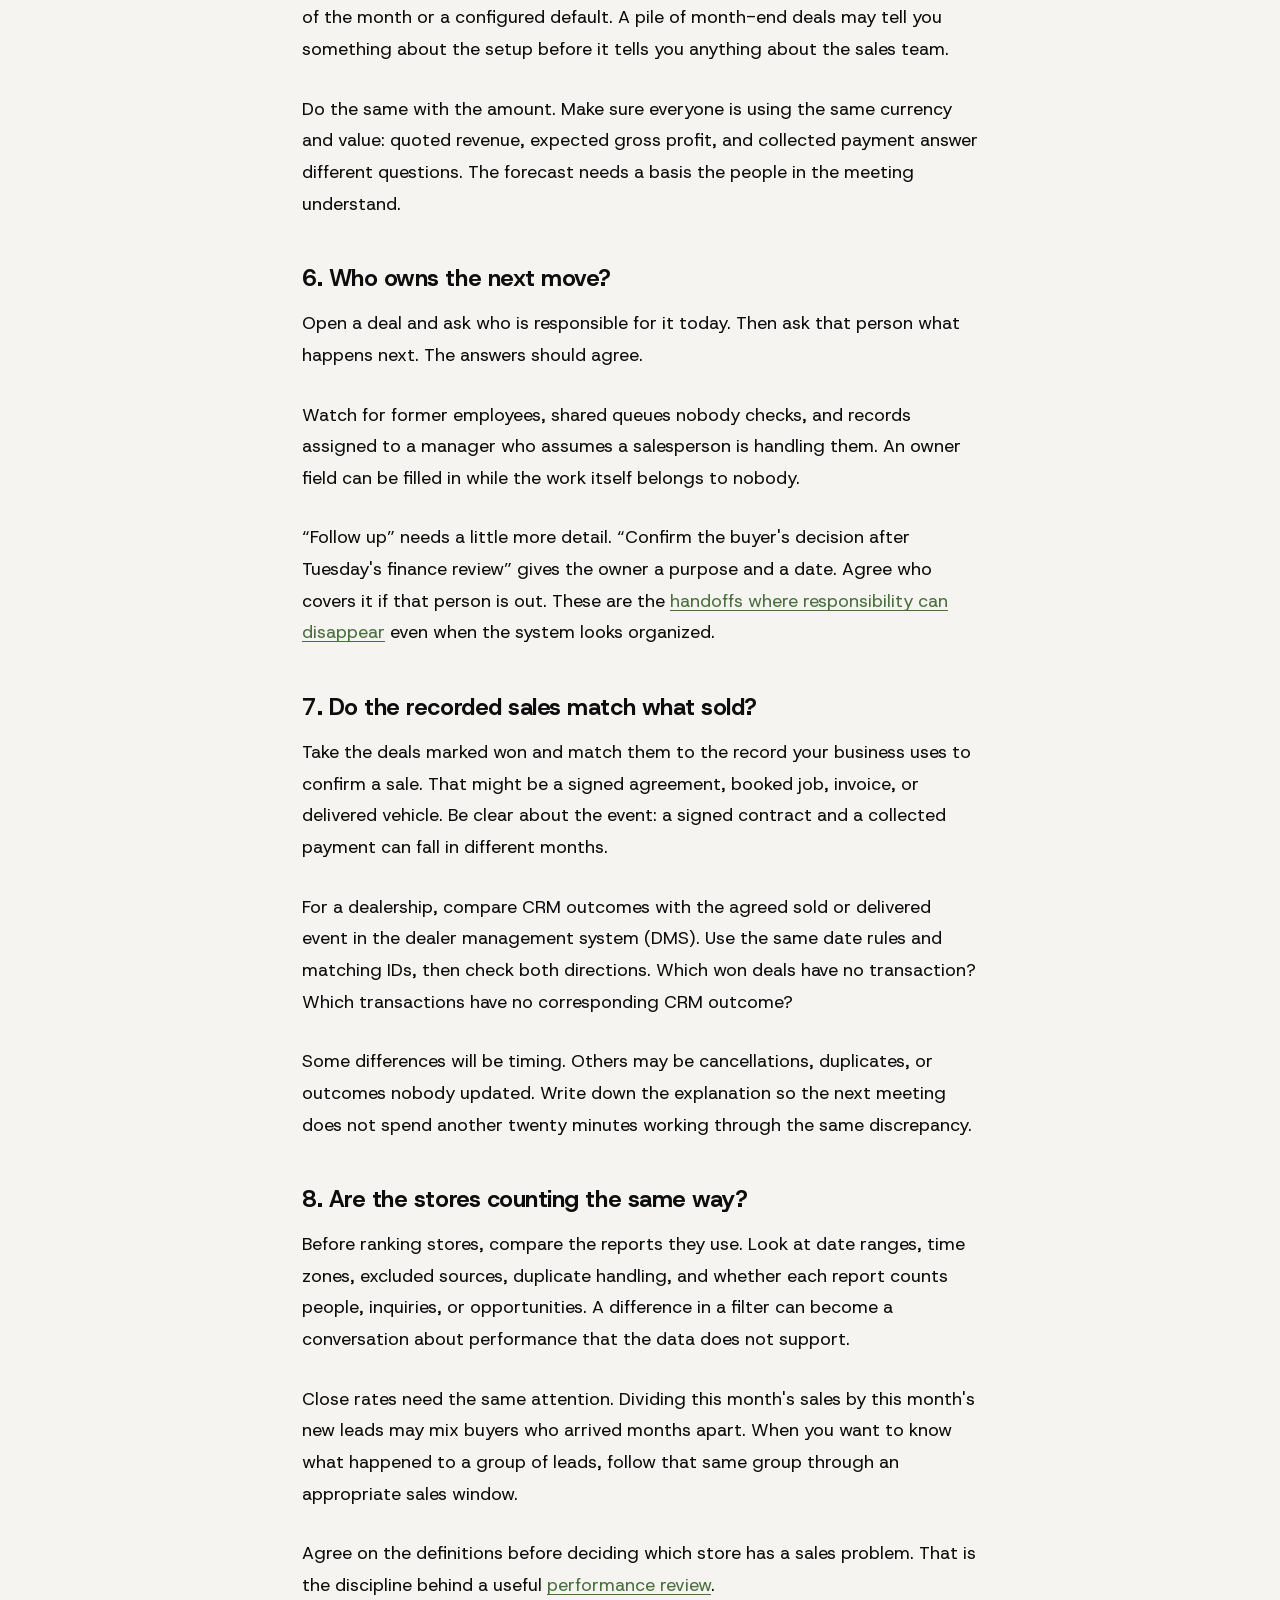
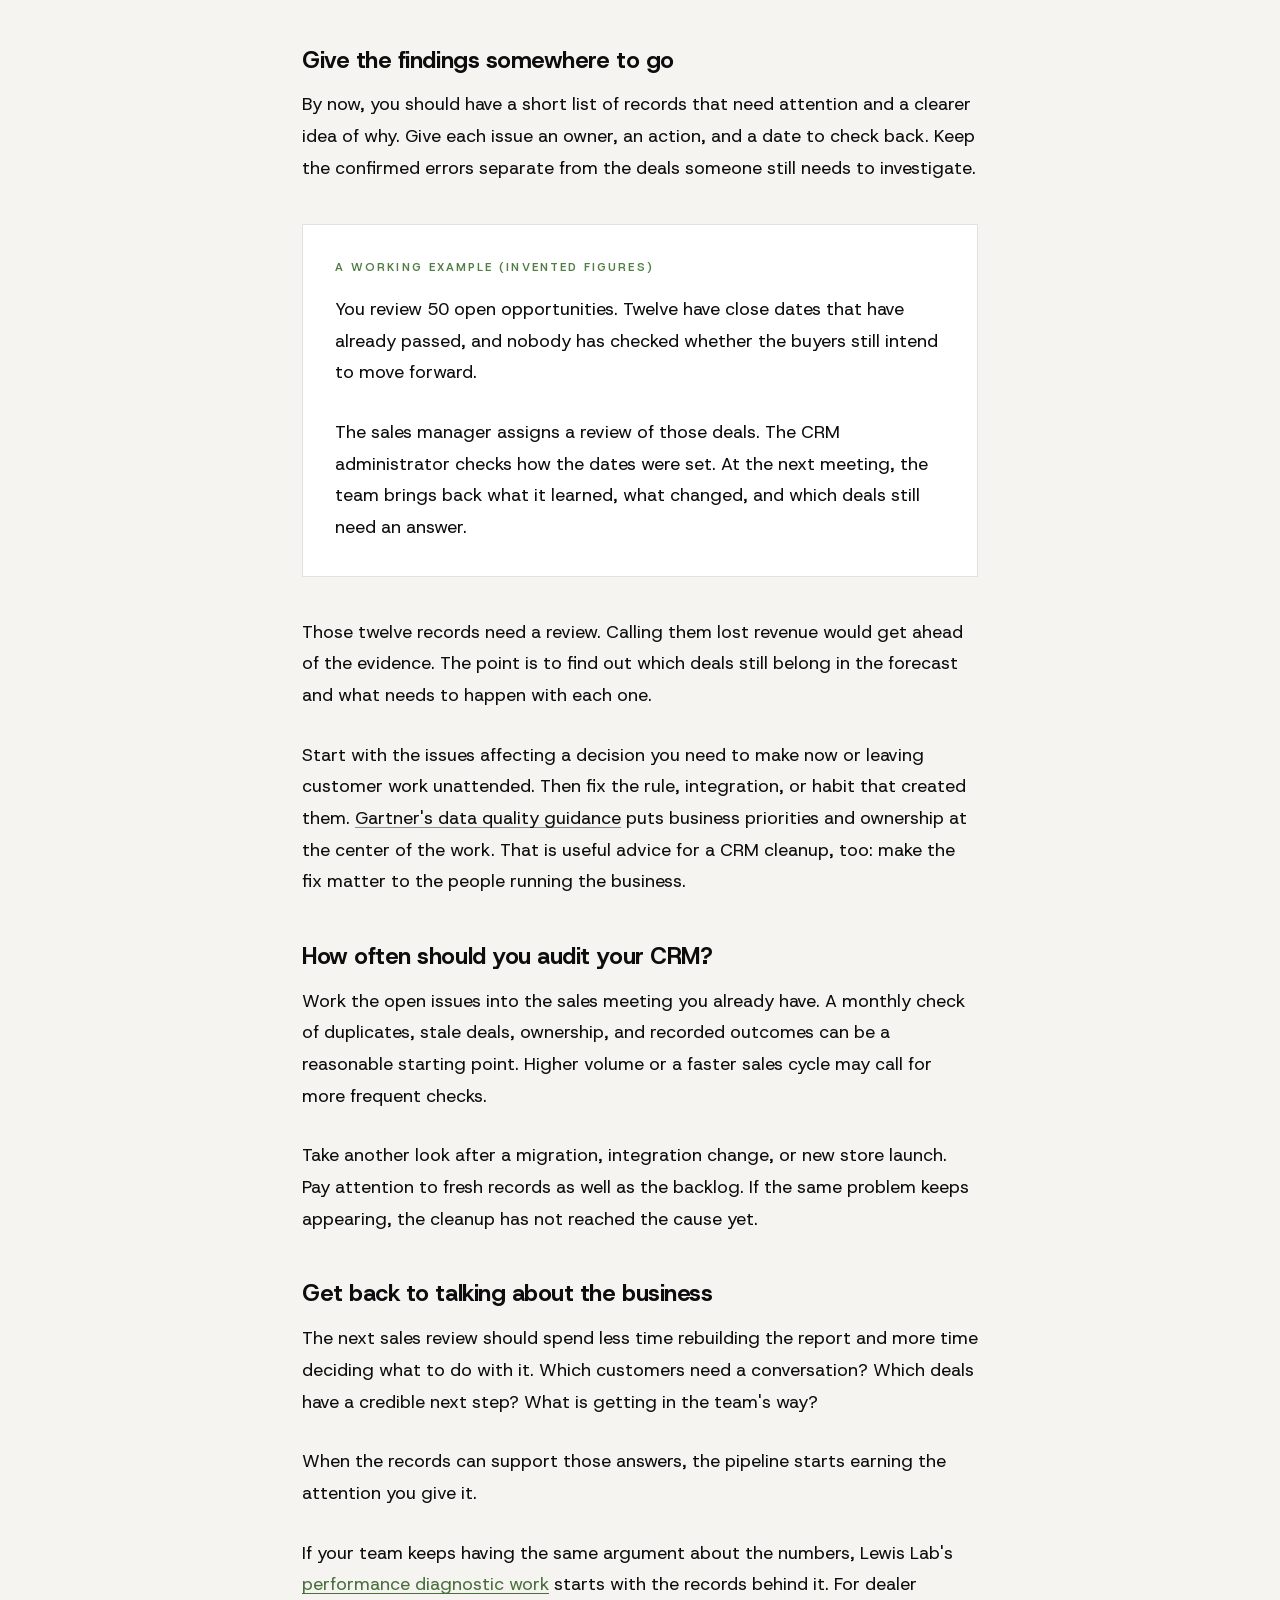
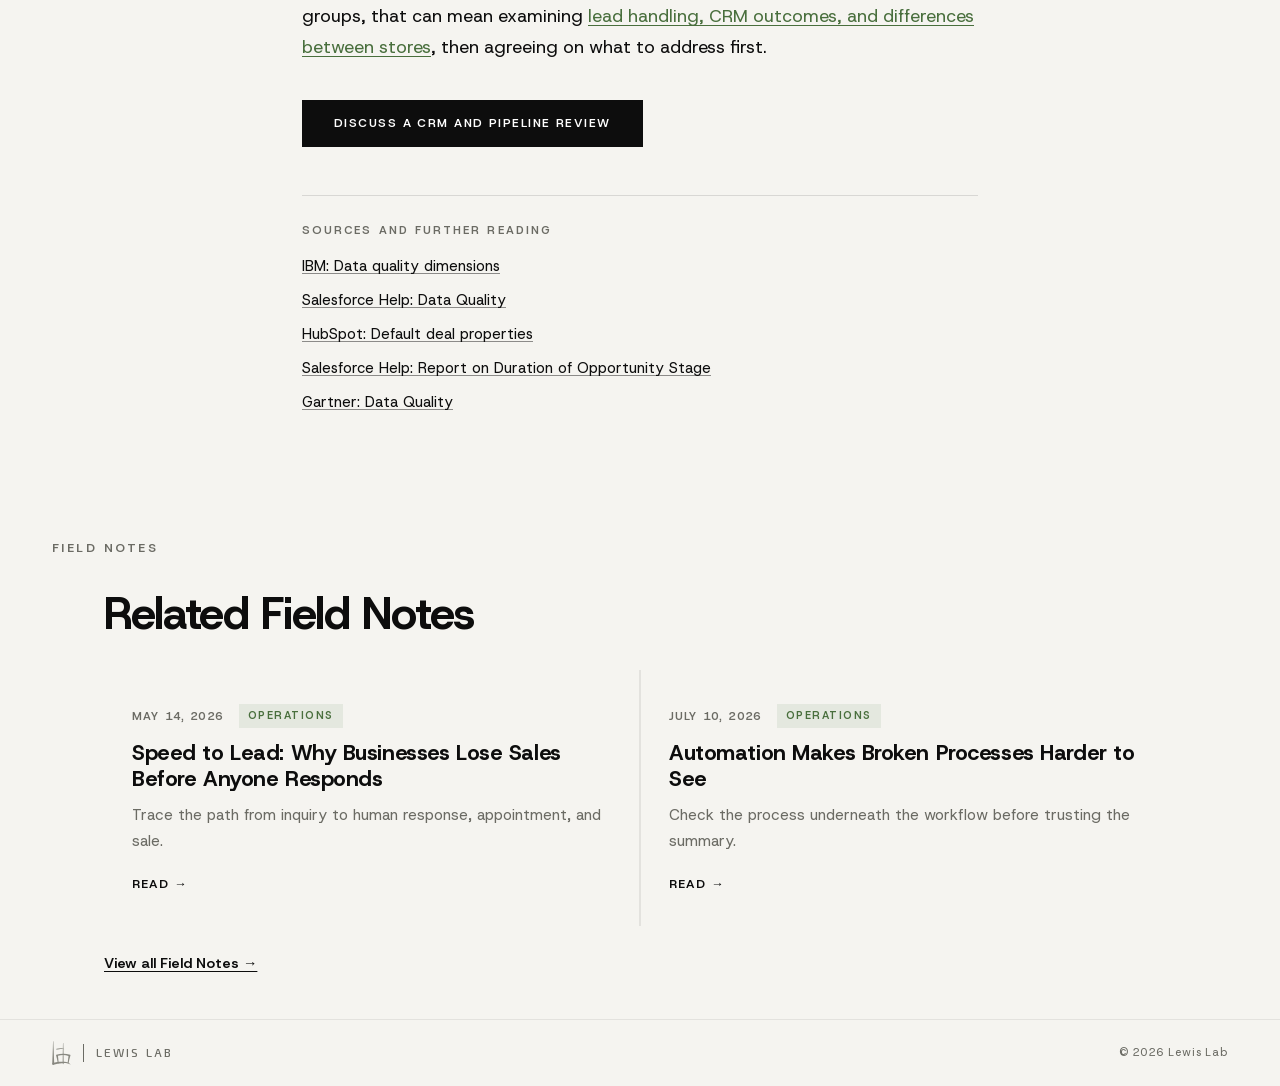
<file: posts/crm-audit-checklist.html>
<!DOCTYPE html>
<html lang="en">
<head>
<!-- Google tag (gtag.js) -->
<script async src="https://www.googletagmanager.com/gtag/js?id=G-SXWQ0990PC"></script>
<script>
  window.dataLayer = window.dataLayer || [];
  function gtag(){dataLayer.push(arguments);}
  gtag('js', new Date());
  gtag('config', 'G-SXWQ0990PC');
</script>
  <meta charset="UTF-8" />
  <meta name="viewport" content="width=device-width, initial-scale=1.0" />

  <title>CRM Audit Checklist: Can You Trust Your Pipeline? | Lewis Lab</title>
  <link rel="icon" type="image/png" href="../favicon.png" />
  <link rel="apple-touch-icon" href="../apple-touch-icon.png" />
  <meta name="description" content="Use this CRM audit checklist to check duplicates, stale deals, sales stages, ownership, close dates, and whether your pipeline matches actual transactions." />

  <meta property="og:title" content="CRM Audit Checklist: Can You Trust Your Pipeline?" />
  <meta property="og:description" content="Use this CRM audit checklist to check duplicates, stale deals, sales stages, ownership, close dates, and whether your pipeline matches actual transactions." />
  <meta property="og:type" content="article" />
  <meta property="og:url" content="https://www.lewislab.io/posts/crm-audit-checklist.html" />
  <meta property="og:site_name" content="Lewis Lab" />
  <meta property="og:image" content="https://www.lewislab.io/og-image.png" />
  <meta property="og:image:width" content="1200" />
  <meta property="og:image:height" content="630" />

  <meta name="twitter:card" content="summary_large_image" />
  <meta name="twitter:title" content="CRM Audit Checklist: Can You Trust Your Pipeline?" />
  <meta name="twitter:description" content="Use this CRM audit checklist to check duplicates, stale deals, sales stages, ownership, close dates, and whether your pipeline matches actual transactions." />
  <meta name="twitter:image" content="https://www.lewislab.io/og-image.png" />

  <link rel="canonical" href="https://www.lewislab.io/posts/crm-audit-checklist.html" />
  <meta property="article:published_time" content="2026-10-15" />
  <meta property="article:modified_time" content="2026-10-15" />
  <meta property="article:section" content="Diagnostics" />

  <link rel="preload" href="/assets/fonts/host-grotesk-latin-v5.woff2" as="font" type="font/woff2" crossorigin />
  <link rel="stylesheet" href="../styles.css?v=20261015" />

  <!-- No page-specific CSS needed: all post template styles are in styles.css -->

  <script type="application/ld+json">
{
  "@context": "https://schema.org",
  "@graph": [
    {
      "@type": "BlogPosting",
      "@id": "https://www.lewislab.io/posts/crm-audit-checklist.html#article",
      "headline": "CRM Audit Checklist: Can You Trust Your Pipeline?",
      "description": "Use this CRM audit checklist to check duplicates, stale deals, sales stages, ownership, close dates, and whether your pipeline matches actual transactions.",
      "url": "https://www.lewislab.io/posts/crm-audit-checklist.html",
      "image": "https://www.lewislab.io/og-image.png",
      "datePublished": "2026-10-15",
      "dateModified": "2026-10-15",
      "articleSection": "Diagnostics",
      "keywords": [
        "CRM audit checklist",
        "CRM audit",
        "CRM data quality",
        "sales pipeline audit"
      ],
      "author": {
        "@type": "Person",
        "@id": "https://www.lewislab.io/#michael-lewis",
        "name": "Michael Lewis",
        "jobTitle": "Founder",
        "worksFor": {
          "@id": "https://www.lewislab.io/#organization"
        }
      },
      "publisher": {
        "@type": "Organization",
        "@id": "https://www.lewislab.io/#organization",
        "name": "Lewis Lab",
        "url": "https://www.lewislab.io/",
        "logo": {
          "@type": "ImageObject",
          "url": "https://www.lewislab.io/og-image.png"
        }
      },
      "isPartOf": {
        "@type": "Blog",
        "name": "Field Notes",
        "url": "https://www.lewislab.io/blog.html"
      },
      "mainEntityOfPage": {
        "@type": "WebPage",
        "@id": "https://www.lewislab.io/posts/crm-audit-checklist.html"
      },
      "inLanguage": "en-US"
    },
    {
      "@type": "BreadcrumbList",
      "itemListElement": [
        {
          "@type": "ListItem",
          "position": 1,
          "name": "Lewis Lab",
          "item": "https://www.lewislab.io/"
        },
        {
          "@type": "ListItem",
          "position": 2,
          "name": "Field Notes",
          "item": "https://www.lewislab.io/blog.html"
        },
        {
          "@type": "ListItem",
          "position": 3,
          "name": "CRM Audit Checklist: Can You Trust Your Pipeline?",
          "item": "https://www.lewislab.io/posts/crm-audit-checklist.html"
        }
      ]
    }
  ]
}
  </script>
  <script src="/site-motion.js" defer></script>
</head>

<body>
  <a class="skip-link" href="#main-content">Skip to content</a>

  <nav aria-label="Primary navigation">
    <a class="nav-logo" href="/">
      <svg class="nav-logo-mark" viewBox="0 0 543.88 699.28" xmlns="http://www.w3.org/2000/svg" aria-hidden="true">
        <path fill="#0D0D0D" d="M6.74,660.85c7.02-159.58,13.14-327.38,18.73-486.98,1.42-40.33,4.12-121.96,5.39-162.32.09-2.71,2.36-4.84,5.07-4.75,2.6.09,4.66,2.19,4.75,4.75,1.85,58.76,4.8,144.44,6.83,202.91,4.75,131.63,9.98,274.19,15.64,405.82l1.77,40.58c.7,16.07-11.75,29.66-27.82,30.37-16.96.84-31.19-13.41-30.37-30.37Z"/>
        <path fill="#0D0D0D" d="M314.56,666.42c-2.31-2.74-3.53-6.23-3.49-9.82,1.98-178.8,2.15-376.42,8.24-554.04.39-12.36.84-24.72,1.33-37.08.09-2.35,1.86-4.4,4.21-4.6,2.69-.23,4.92,1.85,5.02,4.41.49,12.42.94,24.85,1.34,37.27,4.48,129.96,5.91,279.08,6.86,410.02l1.44,149.1c-.47,17.13-13.09,18.83-24.96,4.74Z"/>
        <path fill="#0D0D0D" d="M454.91,651.13c4.17,1.43,19.13,5.58,24.47,7.25,1.86.59,1.94-.93,2.38-2.91,15.63-75.5,30.93-151.11,52.84-225.08,1.1-3.63,2.43-6.85,3.34-9.95,2.29-7.8-2.1-16.02-9.85-18.46-127.93-40.3-273.09-36.7-402.8-4.19-9.32,3.27-9.6,12.77-6.62,21.06,23.02,77.64,36,158.34,52.92,237.06,7.51-1.54,20.65-5.49,25.8-7.02-4.83-43.93-22.15-205.22-23.39-216.38,96.71-36.62,209.86-37.64,306.86,1.56l-25.94,217.06Z"/>
        <path fill="#0D0D0D" d="M133.89,224.09c51.72-19.11,148.16-22.55,199.22-1.15l3.2,1.41c.53.24,1.06.46,1.58.72,1.38.72,3.26,1.65,4.64,2.4,1.43.89,4.52,2.61,5.89,3.69.94.67,1.88,1.34,2.79,2.02,3.82,2.96.09,8.26-4.67,6.59l-.3-.11c-15.37-5.71-32.43-7.42-49.44-8.24-17.05-.73-34.29-.34-51.42.97-25.59,2-50.8,5.64-75.42,11.7-7.84,1.93-15.56,4.22-23.11,6.87-20.92,7.03-33.4-18.68-12.97-26.87Z"/>
        <path fill="#0D0D0D" d="M28.8,639.12c121.17-28.14,377.55-59.78,481.75,14.68,9.03,6.62,17.29,14.46,23.92,23.44,1.69,2.3,1.5,5.62-.74,7.39-1.87,1.48-4.41,1.45-6.23.14-6.47-4.85-13.12-9.12-20.2-12.92-65.83-33.13-146.59-31.24-218.57-25.84-41.72,3.54-83.27,9.57-124.44,17.19-41.07,7.69-81.96,16.79-122.2,27.91-14.28,4.01-29.11-4.34-33.1-18.62-4.14-14.68,4.94-29.97,19.8-33.37Z"/>
      </svg>
      <div class="nav-logo-divider"></div>
      <span class="nav-logo-text">Lewis Lab</span>
    </a>

    <ul class="nav-links">
      <li class="mobile-hide"><a href="/#about">About</a></li>
      <li><a href="../services.html">Services</a></li>
      <li><a href="../diagnostic.html">Diagnostic</a></li>
      <li><a href="../blog.html" aria-current="true">Field Notes</a></li>
      <li><a href="/#contact">Contact</a></li>
    </ul>
  </nav>

  <main id="main-content" tabindex="-1">
    <a class="back-link" href="../blog.html">&larr; Field Notes</a>
    <header class="post-header">
      <div class="post-meta">
        <time datetime="2026-10-15">October 15, 2026</time>
        <span class="post-category">Diagnostics</span>
      </div>
      <p class="post-author">By Michael Lewis, Founder of Lewis Lab</p>
      <h1 class="post-title">CRM Audit Checklist: Can You Trust Your Pipeline?</h1>
      <p class="post-dek">Your CRM says there is business coming. Here is how to check the deals behind that number before the next sales meeting.</p>
    </header>
    <hr class="post-rule" />
    <article class="post-body">

      <p>The forecast looks fine until someone starts asking about the deals.</p>

      <p>One customer stopped responding weeks ago. Another opportunity has moved into next month for the third time. A salesperson left, but their open deals are still sitting under their name. Someone says a sale is missing, and someone else opens a spreadsheet to explain why the CRM total is wrong.</p>

      <p>The meeting was supposed to be about what to do next. Now it is about which number to believe.</p>

      <p>That is a good reason to run a CRM audit. Before making another forecast or asking for more leads, check whether the records describe the business you are actually running. This CRM audit checklist gives you eight places to start.</p>

      <h2 id="what-is-a-crm-audit">What is a CRM audit?</h2>

      <p>A CRM audit checks the customer records, sales opportunities, and reporting your team relies on. Are the right records there? Do the stages mean anything? Can someone explain what happens next with each open deal?</p>

      <p>A useful audit starts with a question the business needs answered. Can we trust next month's forecast? Why do two stores report such different close rates? Why does the sales total change depending on who pulls the report?</p>

      <p>For this review, start with the pipeline. Follow a set of records from the original inquiry through the latest conversation or sale. See how well the system's version holds up.</p>

      <h2 id="audit-crm-data-quality">How to audit CRM data quality before the next sales review</h2>

      <p>Pick one pipeline and a defined period. Save a copy of the records before changing anything. You will want the source, owner, stage, amount, close date, last customer contact, next action, and outcome, along with record IDs so you can trace each deal.</p>

      <p>Use the full export to count obvious gaps, then open individual records. Fifty to a hundred can be a manageable first pass, depending on the size and variety of the business. Include different sources, stages, stores, and outcomes. Keep any problem records you deliberately picked separate from the broader sample; otherwise, your results will reflect what you went looking for.</p>

      <p>Read the notes. Check the conversations. Match a few recorded sales to the transaction records. This is where a field that looks complete can turn out to be wrong.</p>

      <p><a href="https://www.ibm.com/think/topics/data-quality-dimensions" target="_blank" rel="noopener noreferrer">IBM treats completeness and accuracy as separate measures of data quality</a>. You can see why: a close date filled in automatically gives you a value. Whether the buyer expects to close that day is another question.</p>

      <div class="diagnostic-box">
        <p class="box-label">CRM audit checklist: eight checks</p>
        <ol>
          <li><a href="#missing-records">Did every real inquiry make it in?</a></li>
          <li><a href="#duplicates">Are you counting the same deal twice?</a></li>
          <li><a href="#stage-definitions">What does each sales stage actually mean?</a></li>
          <li><a href="#stale-opportunities">Has the customer moved, or just the record?</a></li>
          <li><a href="#close-dates">What supports the close date and amount?</a></li>
          <li><a href="#ownership">Who owns the next move?</a></li>
          <li><a href="#reconciliation">Do the recorded sales match what sold?</a></li>
          <li><a href="#consistent-reporting">Are the stores counting the same way?</a></li>
        </ol>
      </div>

      <h2 id="missing-records">1. Did every real inquiry make it into the CRM?</h2>

      <p>Open the website inquiry log, phone records, or chat history and compare it with what arrived in the CRM. Match records by IDs where you can. Leave uncertain matches on a list to investigate.</p>

      <p>Some missing entries will have a reasonable explanation, such as spam or an existing customer calling about service. Others may reveal a form that stopped syncing or a phone inquiry someone meant to enter later. Find out which is which.</p>

      <p>The CRM cannot tell you about an inquiry it never received. Count those gaps before judging how well the team worked the leads. Once arrival is confirmed, the <a href="speed-to-lead.html">speed-to-lead diagnostic</a> helps trace what happened after assignment.</p>

      <h2 id="duplicates">2. Are you counting the same deal twice?</h2>

      <p>A customer submits a form, calls the store, and comes back through a different website. Check whether those touches belong to one purchase or several. Three records can make the pipeline look larger while leaving three people with different pieces of the conversation.</p>

      <p>Repeated contact details are a starting point. People can share a phone number, and one customer can have more than one legitimate deal. Read the history before merging anything, preserve a copy, and use the CRM's supported process. <a href="https://help.salesforce.com/s/articleView?language=en_US&amp;id=sales.data_quality.htm&amp;type=5" target="_blank" rel="noopener noreferrer">Salesforce's duplicate-management guidance</a> covers the available tools.</p>

      <p>Once you confirm a duplicate, look at how it got created. Cleaning up this month's list leaves next month's problem intact if the same entry path keeps creating extra records.</p>

      <h2 id="stage-definitions">3. What does each sales stage actually mean?</h2>

      <p>Ask two managers what qualifies as an appointment. One may mean a confirmed day and time. The other may mean the customer said they might come by Saturday. Both stores have a number in the same column, but they are counting different commitments.</p>

      <p>Go stage by stage and agree on what has to happen before a deal moves forward. Then open records in each stage and look for that evidence. An appointment might need a confirmed time; a proposal might need to have reached the buyer.</p>

      <p>Keep the rules simple enough for the team to use. A stage should help the next person understand where the customer stands without having to ask the salesperson to translate it.</p>

      <h2 id="stale-opportunities">4. Has the customer moved, or just the record?</h2>

      <p>A deal was updated this morning. The customer has not answered in three weeks. Both can be true.</p>

      <p>A workflow, import, or internal edit can refresh a record without a customer conversation. <a href="https://knowledge.hubspot.com/properties/hubspots-default-deal-properties?mainArticle=true" target="_blank" rel="noopener noreferrer">HubSpot separates last modified, last activity, last contacted, and next activity dates</a>. Check which one your report uses and what counts toward it.</p>

      <p>Look at the last meaningful exchange, time in stage, and the next agreed action together. A long sale can still be moving. A recently edited deal can be going nowhere. Use your own sales cycle to decide what deserves a closer look.</p>

      <p>If you report on days in stage, check how the CRM calculates them. A deal that leaves a stage and returns may be counted differently across views, as <a href="https://help.salesforce.com/s/articleView?id=000392663&amp;language=en_US&amp;type=1" target="_blank" rel="noopener noreferrer">Salesforce's stage-duration guide</a> explains.</p>

      <h2 id="close-dates">5. What supports the close date and amount?</h2>

      <p>Pull the open deals whose close date has already passed. Then look at the ones that keep moving into the next month. Ask what the current date is based on. Did the buyer agree to a decision date? Is financing pending? Is someone waiting on a contract?</p>

      <p>Check the settings, too. HubSpot can fill an unset close date with the last day of the month or a configured default. A pile of month-end deals may tell you something about the setup before it tells you anything about the sales team.</p>

      <p>Do the same with the amount. Make sure everyone is using the same currency and value: quoted revenue, expected gross profit, and collected payment answer different questions. The forecast needs a basis the people in the meeting understand.</p>

      <h2 id="ownership">6. Who owns the next move?</h2>

      <p>Open a deal and ask who is responsible for it today. Then ask that person what happens next. The answers should agree.</p>

      <p>Watch for former employees, shared queues nobody checks, and records assigned to a manager who assumes a salesperson is handling them. An owner field can be filled in while the work itself belongs to nobody.</p>

      <p>“Follow up” needs a little more detail. “Confirm the buyer's decision after Tuesday's finance review” gives the owner a purpose and a date. Agree who covers it if that person is out. These are the <a href="marketing-handoff-layer.html">handoffs where responsibility can disappear</a> even when the system looks organized.</p>

      <h2 id="reconciliation">7. Do the recorded sales match what sold?</h2>

      <p>Take the deals marked won and match them to the record your business uses to confirm a sale. That might be a signed agreement, booked job, invoice, or delivered vehicle. Be clear about the event: a signed contract and a collected payment can fall in different months.</p>

      <p>For a dealership, compare CRM outcomes with the agreed sold or delivered event in the dealer management system (DMS). Use the same date rules and matching IDs, then check both directions. Which won deals have no transaction? Which transactions have no corresponding CRM outcome?</p>

      <p>Some differences will be timing. Others may be cancellations, duplicates, or outcomes nobody updated. Write down the explanation so the next meeting does not spend another twenty minutes working through the same discrepancy.</p>

      <h2 id="consistent-reporting">8. Are the stores counting the same way?</h2>

      <p>Before ranking stores, compare the reports they use. Look at date ranges, time zones, excluded sources, duplicate handling, and whether each report counts people, inquiries, or opportunities. A difference in a filter can become a conversation about performance that the data does not support.</p>

      <p>Close rates need the same attention. Dividing this month's sales by this month's new leads may mix buyers who arrived months apart. When you want to know what happened to a group of leads, follow that same group through an appropriate sales window.</p>

      <p>Agree on the definitions before deciding which store has a sales problem. That is the discipline behind a useful <a href="marketing-reports-are-not-performance-reviews.html">performance review</a>.</p>

      <h2 id="findings">Give the findings somewhere to go</h2>

      <p>By now, you should have a short list of records that need attention and a clearer idea of why. Give each issue an owner, an action, and a date to check back. Keep the confirmed errors separate from the deals someone still needs to investigate.</p>

      <div class="diagnostic-box">
        <p class="box-label">A working example (invented figures)</p>
        <p>You review 50 open opportunities. Twelve have close dates that have already passed, and nobody has checked whether the buyers still intend to move forward.</p>
        <p>The sales manager assigns a review of those deals. The CRM administrator checks how the dates were set. At the next meeting, the team brings back what it learned, what changed, and which deals still need an answer.</p>
      </div>

      <p>Those twelve records need a review. Calling them lost revenue would get ahead of the evidence. The point is to find out which deals still belong in the forecast and what needs to happen with each one.</p>

      <p>Start with the issues affecting a decision you need to make now or leaving customer work unattended. Then fix the rule, integration, or habit that created them. <a href="https://www.gartner.com/en/data-analytics/topics/data-quality" target="_blank" rel="noopener noreferrer">Gartner's data quality guidance</a> puts business priorities and ownership at the center of the work. That is useful advice for a CRM cleanup, too: make the fix matter to the people running the business.</p>

      <h2 id="review-cadence">How often should you audit your CRM?</h2>

      <p>Work the open issues into the sales meeting you already have. A monthly check of duplicates, stale deals, ownership, and recorded outcomes can be a reasonable starting point. Higher volume or a faster sales cycle may call for more frequent checks.</p>

      <p>Take another look after a migration, integration change, or new store launch. Pay attention to fresh records as well as the backlog. If the same problem keeps appearing, the cleanup has not reached the cause yet.</p>

      <h2 id="next-step">Get back to talking about the business</h2>

      <p>The next sales review should spend less time rebuilding the report and more time deciding what to do with it. Which customers need a conversation? Which deals have a credible next step? What is getting in the team's way?</p>

      <p>When the records can support those answers, the pipeline starts earning the attention you give it.</p>

      <p>If your team keeps having the same argument about the numbers, Lewis Lab's <a href="../services.html">performance diagnostic work</a> starts with the records behind it. For dealer groups, that can mean examining <a href="../dealership-consulting.html">lead handling, CRM outcomes, and differences between stores</a>, then agreeing on what to address first.</p>

      <a class="post-cta" href="../#contact">Discuss a CRM and Pipeline Review</a>

      <div class="source-note">
        <p class="source-label">Sources and further reading</p>
        <ul>
          <li><a href="https://www.ibm.com/think/topics/data-quality-dimensions" target="_blank" rel="noopener noreferrer">IBM: Data quality dimensions</a></li>
          <li><a href="https://help.salesforce.com/s/articleView?language=en_US&amp;id=sales.data_quality.htm&amp;type=5" target="_blank" rel="noopener noreferrer">Salesforce Help: Data Quality</a></li>
          <li><a href="https://knowledge.hubspot.com/properties/hubspots-default-deal-properties?mainArticle=true" target="_blank" rel="noopener noreferrer">HubSpot: Default deal properties</a></li>
          <li><a href="https://help.salesforce.com/s/articleView?id=000392663&amp;language=en_US&amp;type=1" target="_blank" rel="noopener noreferrer">Salesforce Help: Report on Duration of Opportunity Stage</a></li>
          <li><a href="https://www.gartner.com/en/data-analytics/topics/data-quality" target="_blank" rel="noopener noreferrer">Gartner: Data Quality</a></li>
        </ul>
      </div>

    </article>
    <section class="section" aria-labelledby="related-notes-heading">
      <p class="section-label">Field Notes</p>
      <div class="ll-container">
        <h2 class="field-notes-heading" id="related-notes-heading">Related Field Notes</h2>
        <div class="post-grid">
          <article class="post-card reveal">
            <a class="post-card-inner" href="/posts/speed-to-lead.html">
              <div class="post-meta"><time datetime="2026-05-14">May 14, 2026</time><span class="post-category">Operations</span></div>
              <h3 class="post-title">Speed to Lead: Why Businesses Lose Sales Before Anyone Responds</h3>
              <p class="post-excerpt">Trace the path from inquiry to human response, appointment, and sale.</p>
              <span class="post-read-more" aria-hidden="true">Read &rarr;</span>
            </a>
          </article>
          <article class="post-card reveal">
            <a class="post-card-inner" href="/posts/automation-makes-broken-processes-harder-to-see.html">
              <div class="post-meta"><time datetime="2026-07-10">July 10, 2026</time><span class="post-category">Operations</span></div>
              <h3 class="post-title">Automation Makes Broken Processes Harder to See</h3>
              <p class="post-excerpt">Check the process underneath the workflow before trusting the summary.</p>
              <span class="post-read-more" aria-hidden="true">Read &rarr;</span>
            </a>
          </article>
        </div>
        <p class="field-notes-cta-wrap"><a class="field-notes-cta" href="/blog.html">View all Field Notes &rarr;</a></p>
      </div>
    </section>
  </main>

  <footer>
    <div class="footer-logo">
      <svg class="footer-logo-mark" viewBox="0 0 543.88 699.28" xmlns="http://www.w3.org/2000/svg" aria-hidden="true">
        <path fill="#888880" d="M6.74,660.85c7.02-159.58,13.14-327.38,18.73-486.98,1.42-40.33,4.12-121.96,5.39-162.32.09-2.71,2.36-4.84,5.07-4.75,2.6.09,4.66,2.19,4.75,4.75,1.85,58.76,4.8,144.44,6.83,202.91,4.75,131.63,9.98,274.19,15.64,405.82l1.77,40.58c.7,16.07-11.75,29.66-27.82,30.37-16.96.84-31.19-13.41-30.37-30.37Z"/>
        <path fill="#888880" d="M314.56,666.42c-2.31-2.74-3.53-6.23-3.49-9.82,1.98-178.8,2.15-376.42,8.24-554.04.39-12.36.84-24.72,1.33-37.08.09-2.35,1.86-4.4,4.21-4.6,2.69-.23,4.92,1.85,5.02,4.41.49,12.42.94,24.85,1.34,37.27,4.48,129.96,5.91,279.08,6.86,410.02l1.44,149.1c-.47,17.13-13.09,18.83-24.96,4.74Z"/>
        <path fill="#888880" d="M454.91,651.13c4.17,1.43,19.13,5.58,24.47,7.25,1.86.59,1.94-.93,2.38-2.91,15.63-75.5,30.93-151.11,52.84-225.08,1.1-3.63,2.43-6.85,3.34-9.95,2.29-7.8-2.1-16.02-9.85-18.46-127.93-40.3-273.09-36.7-402.8-4.19-9.32,3.27-9.6,12.77-6.62,21.06,23.02,77.64,36,158.34,52.92,237.06,7.51-1.54,20.65-5.49,25.8-7.02-4.83-43.93-22.15-205.22-23.39-216.38,96.71-36.62,209.86-37.64,306.86,1.56l-25.94,217.06Z"/>
        <path fill="#888880" d="M133.89,224.09c51.72-19.11,148.16-22.55,199.22-1.15l3.2,1.41c.53.24,1.06.46,1.58.72,1.38.72,3.26,1.65,4.64,2.4,1.43.89,4.52,2.61,5.89,3.69.94.67,1.88,1.34,2.79,2.02,3.82,2.96.09,8.26-4.67,6.59l-.3-.11c-15.37-5.71-32.43-7.42-49.44-8.24-17.05-.73-34.29-.34-51.42.97-25.59,2-50.8,5.64-75.42,11.7-7.84,1.93-15.56,4.22-23.11,6.87-20.92,7.03-33.4-18.68-12.97-26.87Z"/>
        <path fill="#888880" d="M28.8,639.12c121.17-28.14,377.55-59.78,481.75,14.68,9.03,6.62,17.29,14.46,23.92,23.44,1.69,2.3,1.5,5.62-.74,7.39-1.87,1.48-4.41,1.45-6.23.14-6.47-4.85-13.12-9.12-20.2-12.92-65.83-33.13-146.59-31.24-218.57-25.84-41.72,3.54-83.27,9.57-124.44,17.19-41.07,7.69-81.96,16.79-122.2,27.91-14.28,4.01-29.11-4.34-33.1-18.62-4.14-14.68,4.94-29.97,19.8-33.37Z"/>
      </svg>
      <div class="footer-logo-divider"></div>
      <span class="footer-logo-text">Lewis Lab</span>
    </div>
    <span>&copy; 2026 Lewis Lab</span>
  </footer>

</body>
</html>
</file>
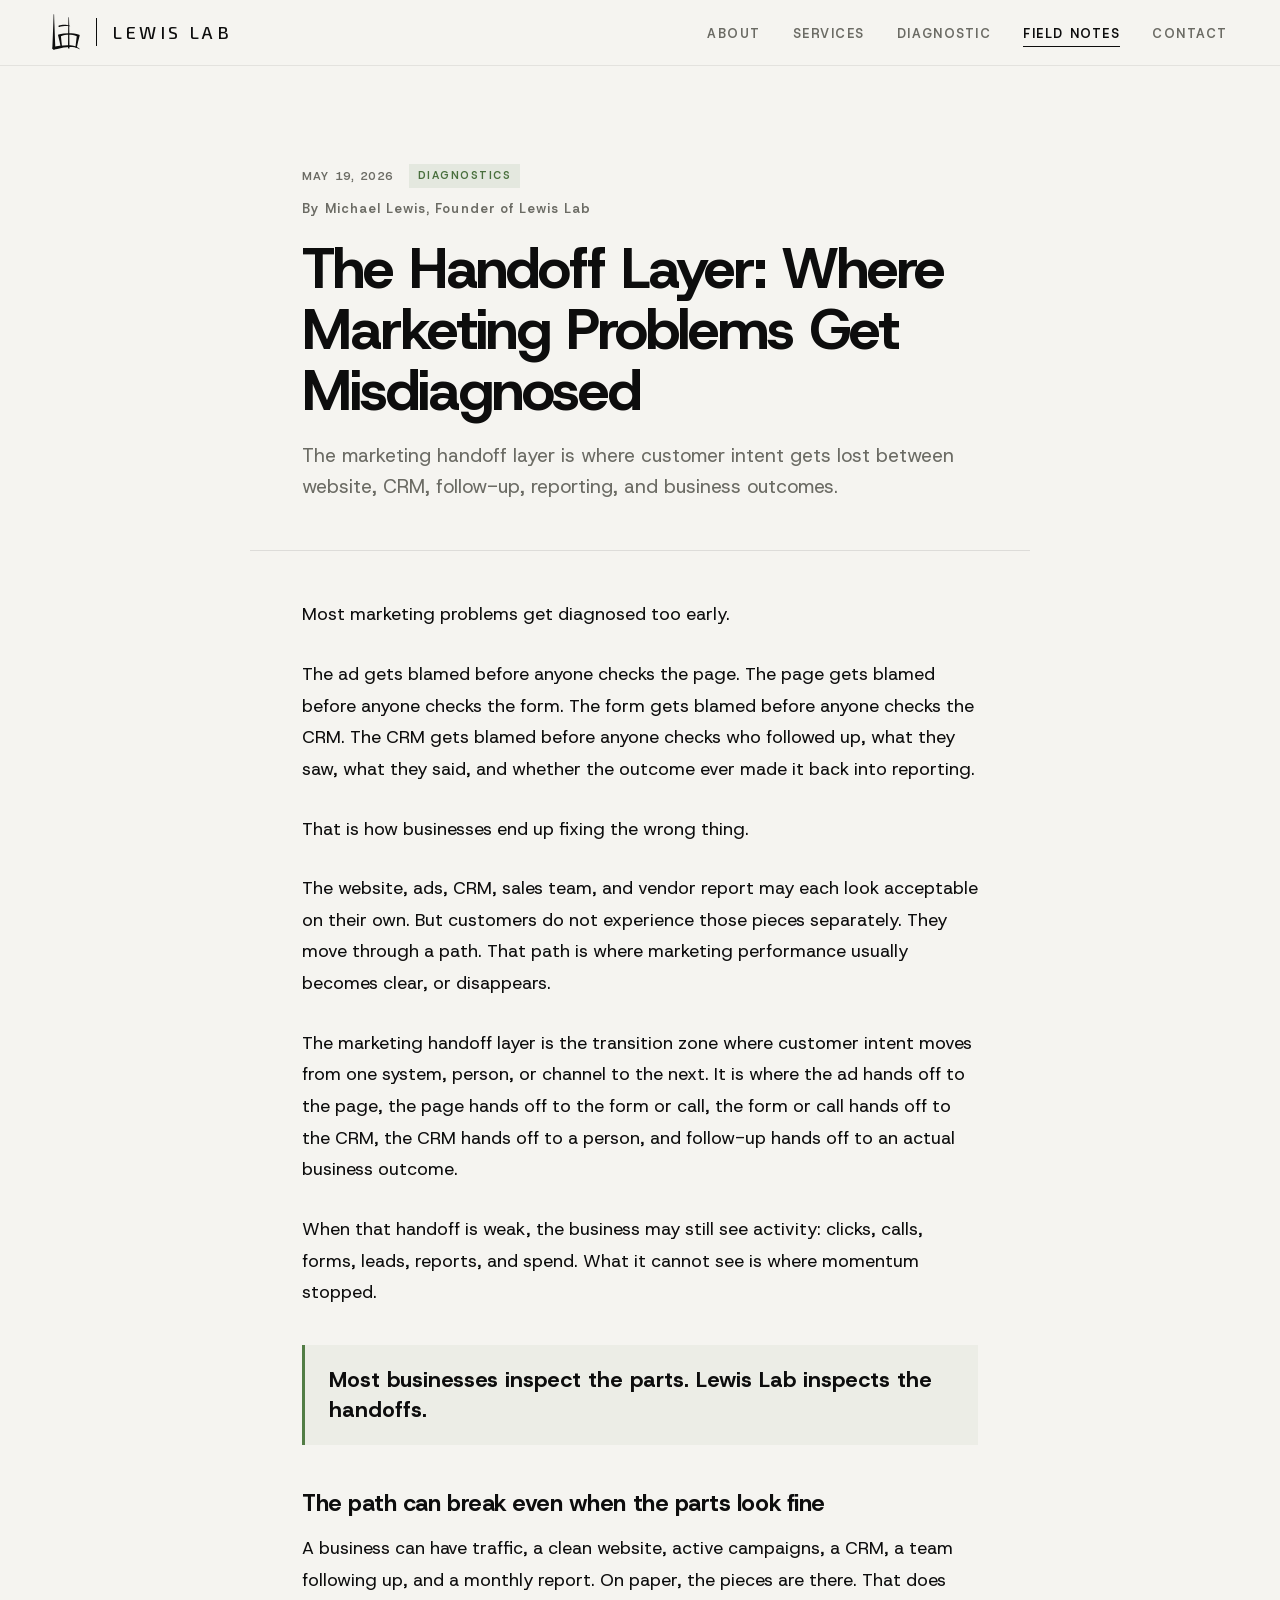
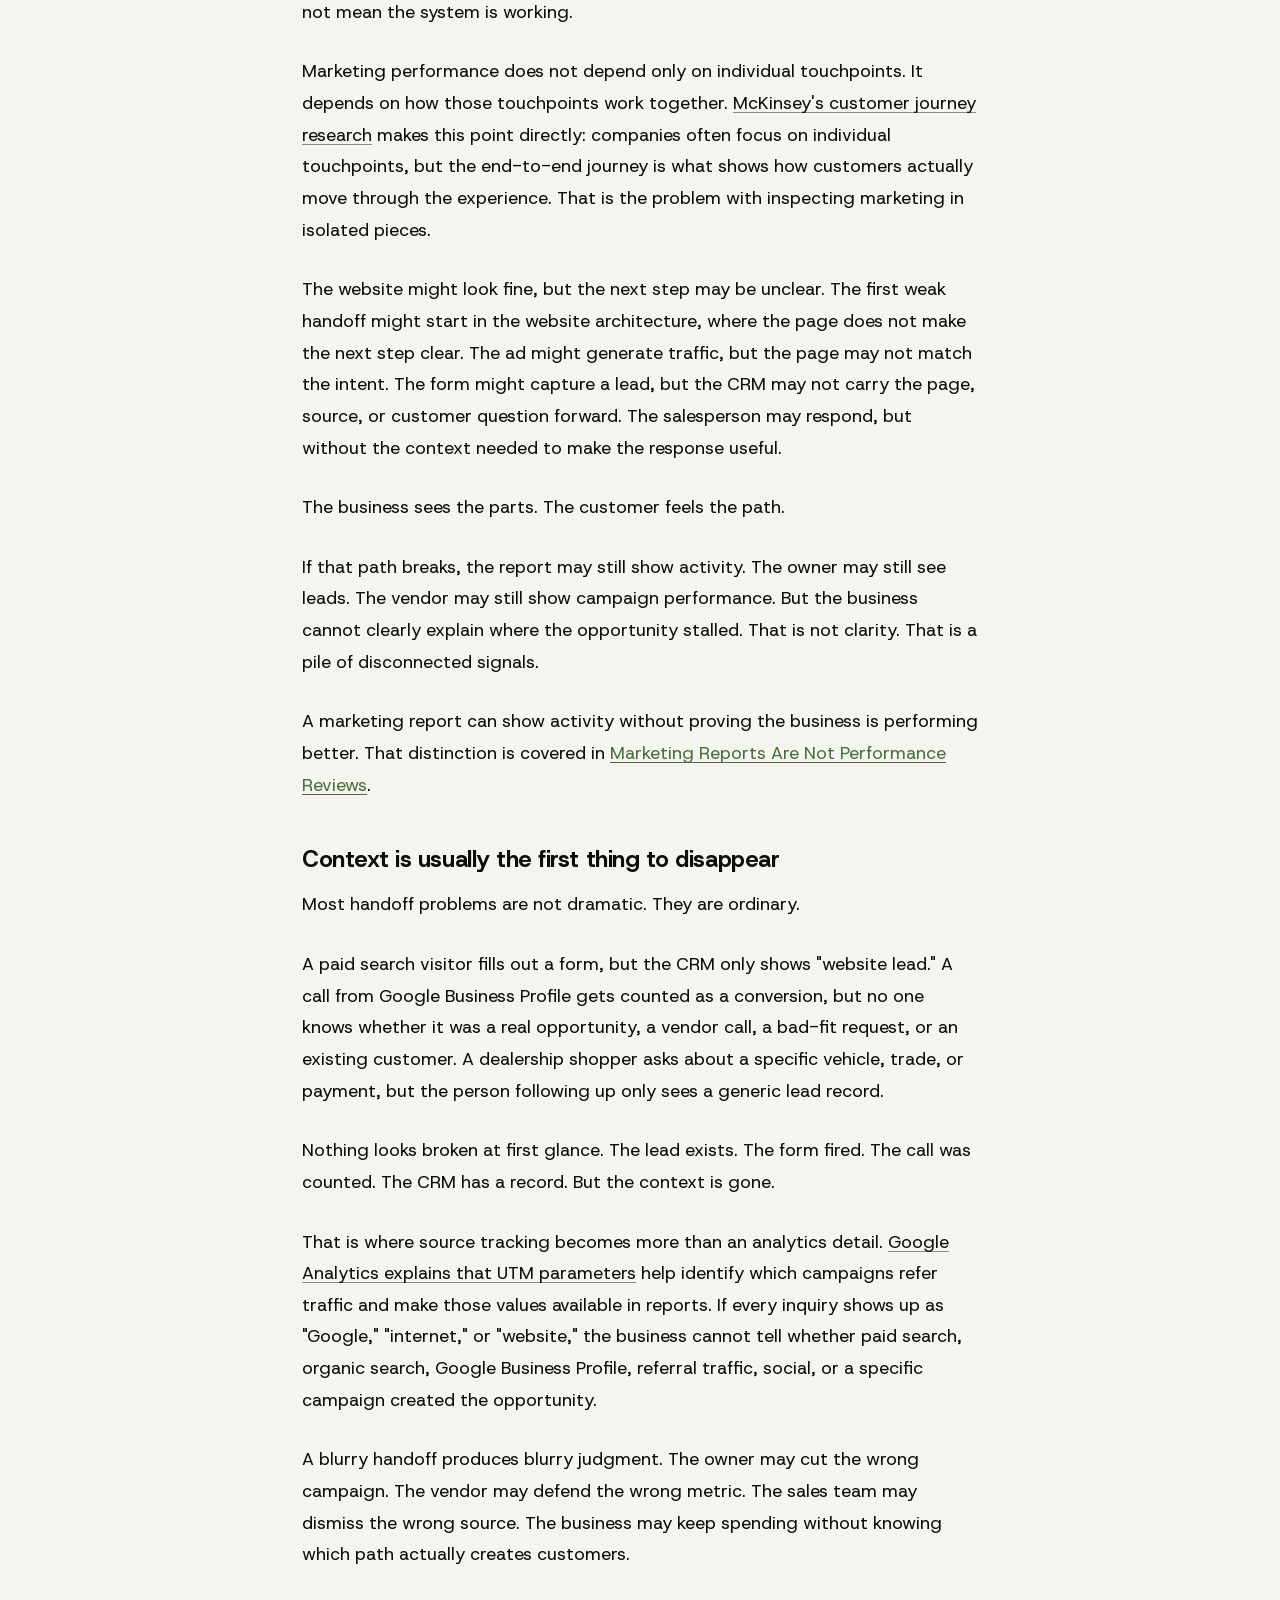
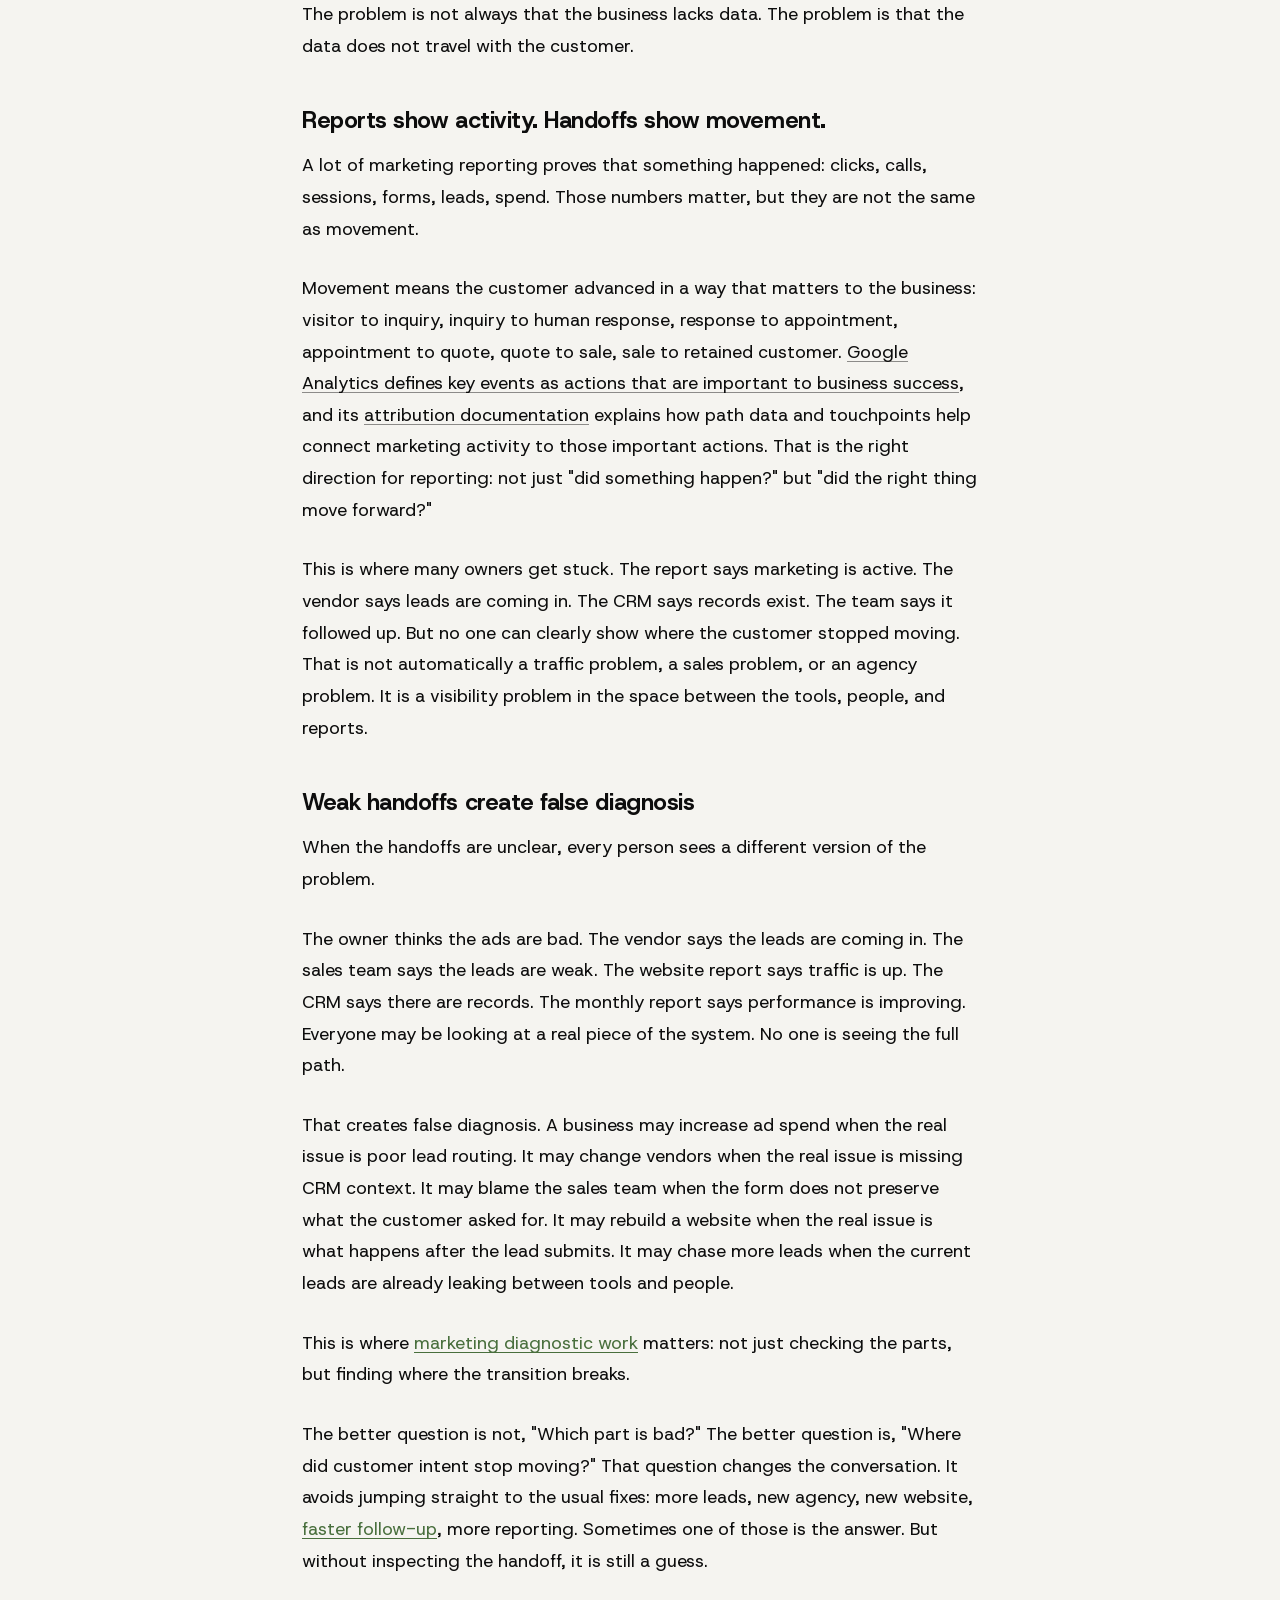
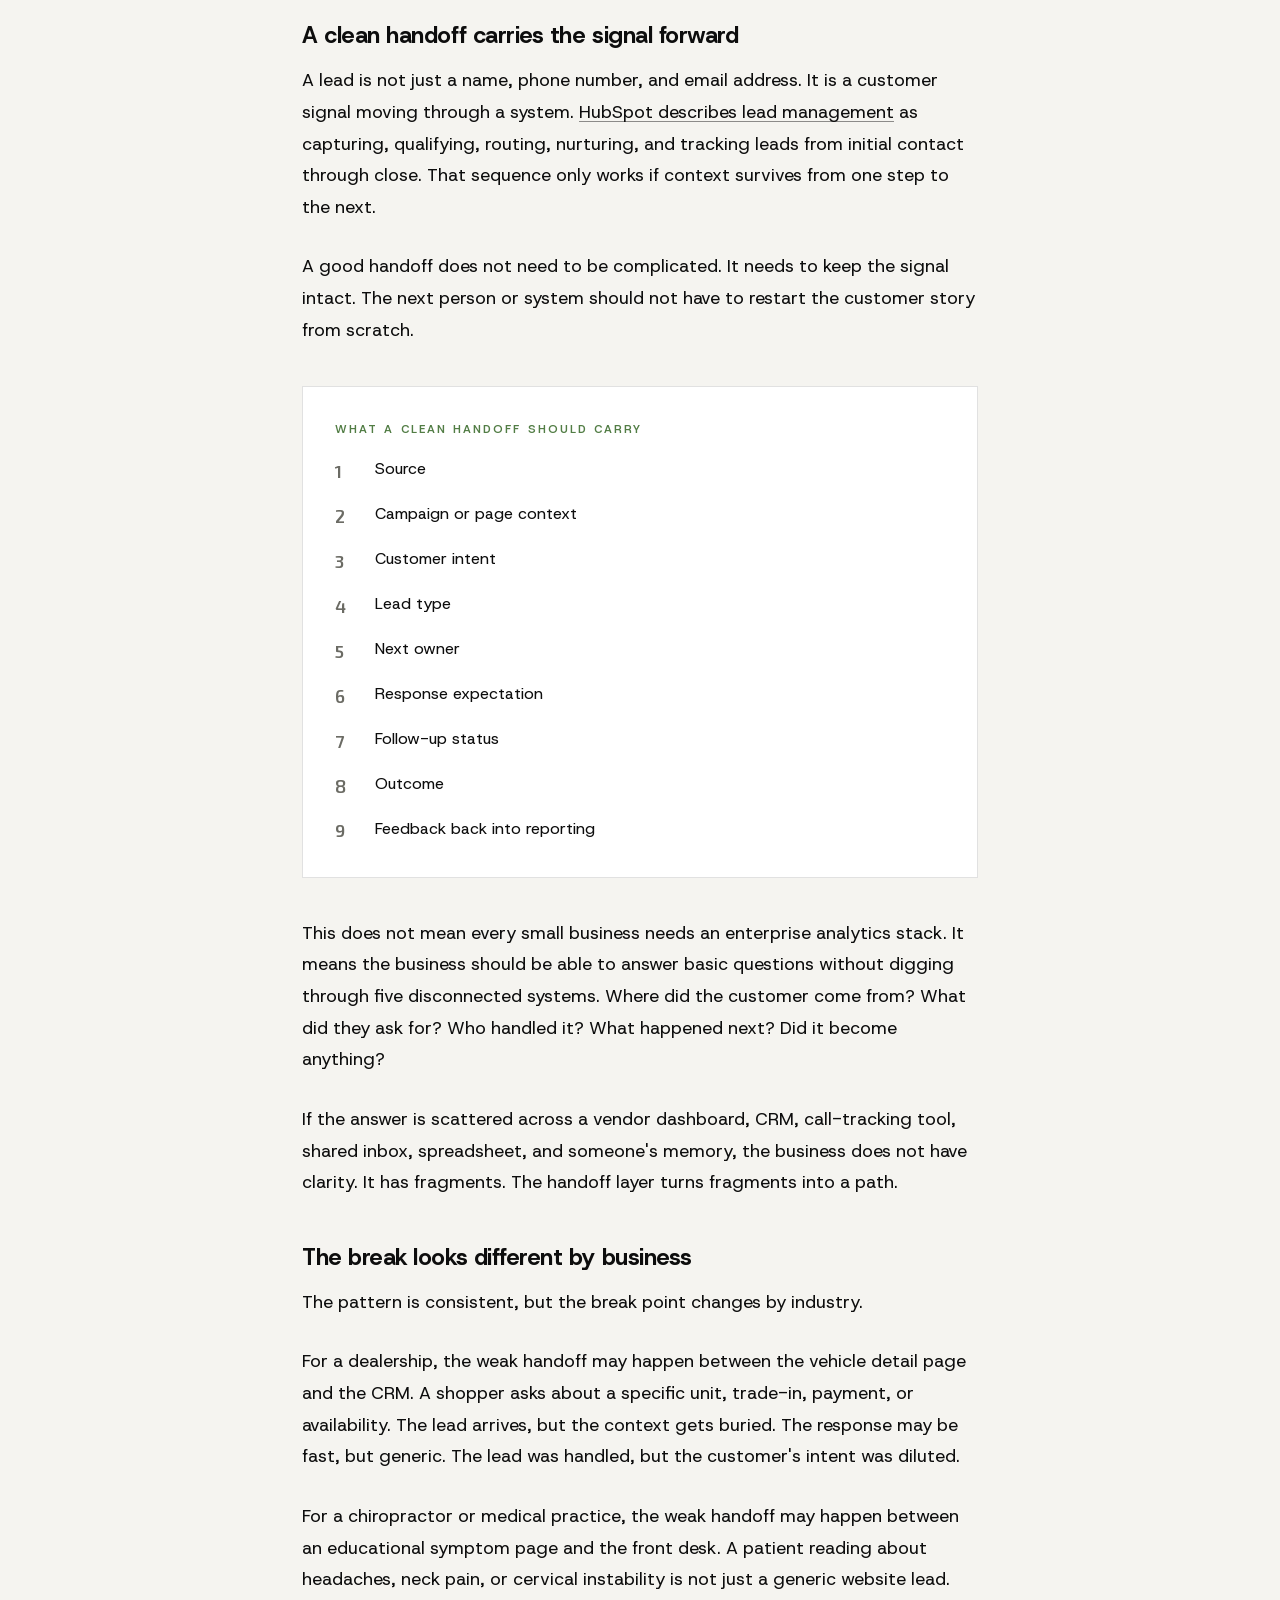
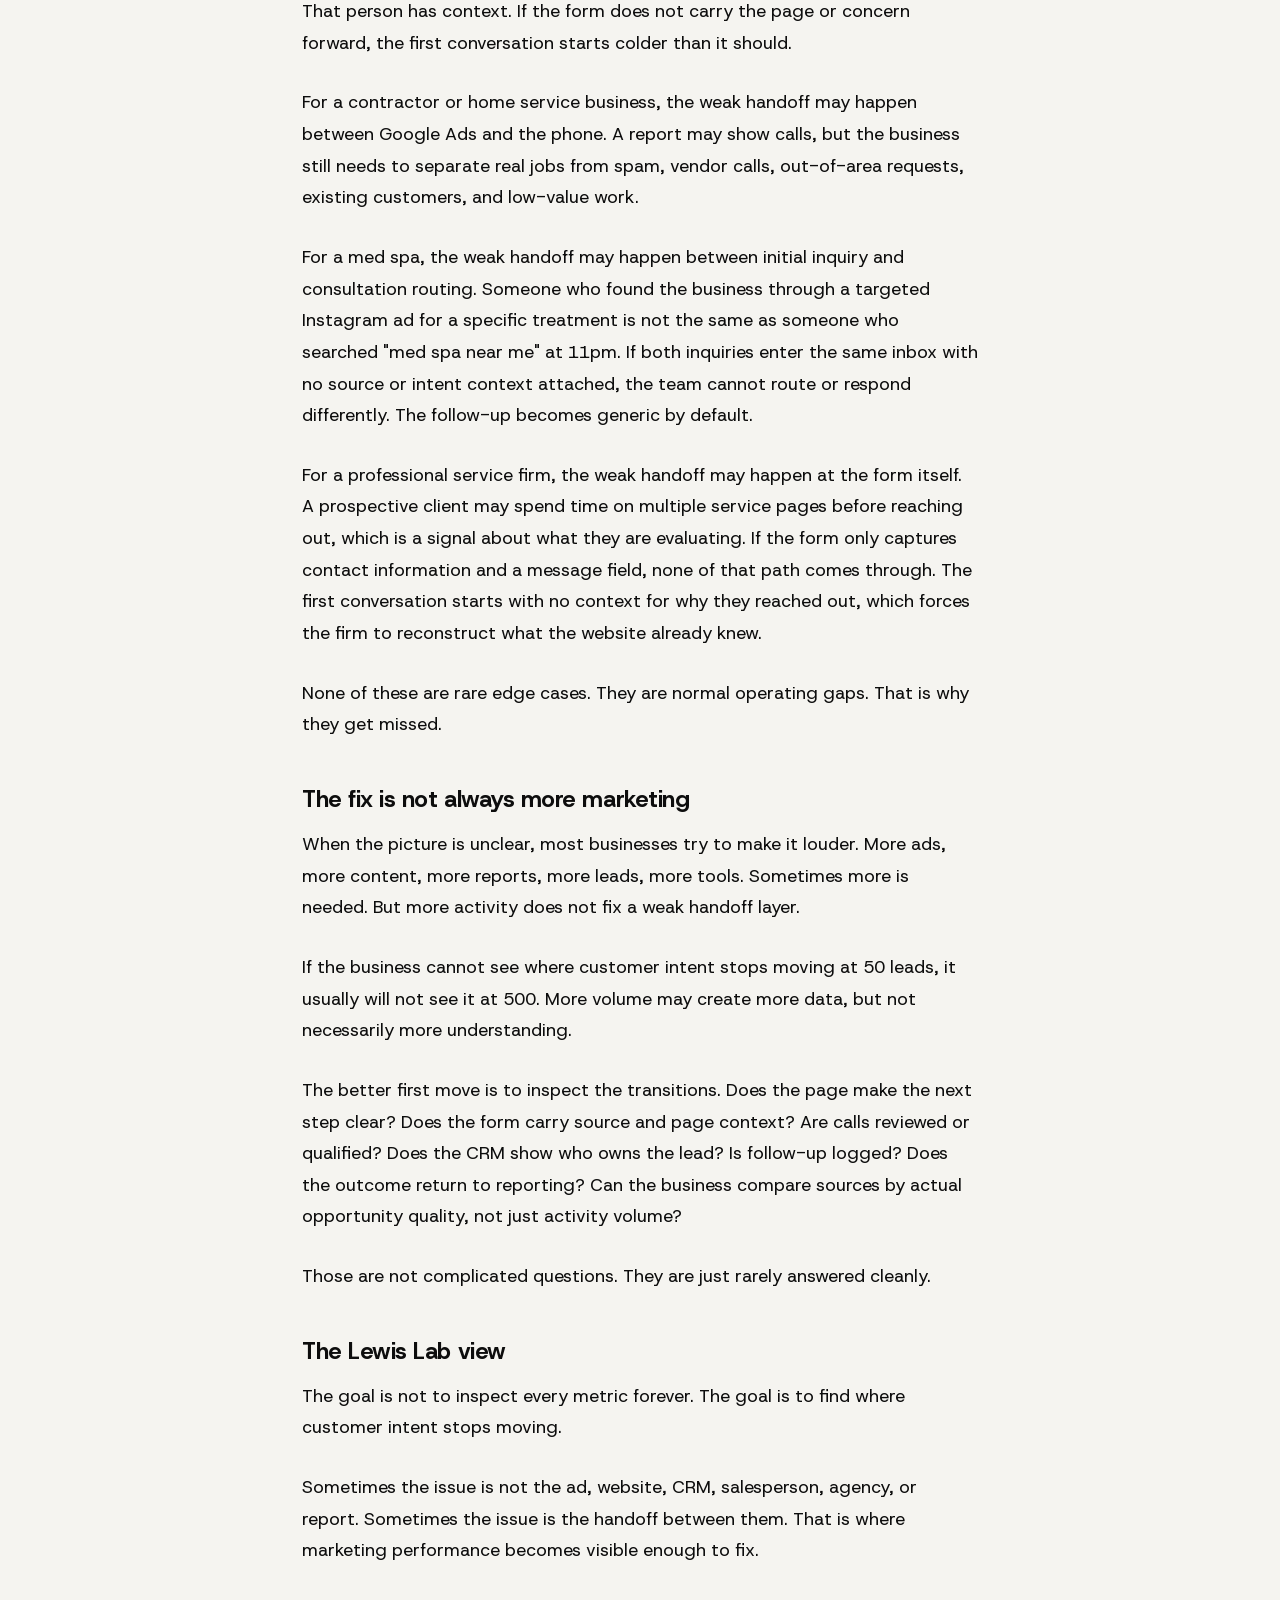
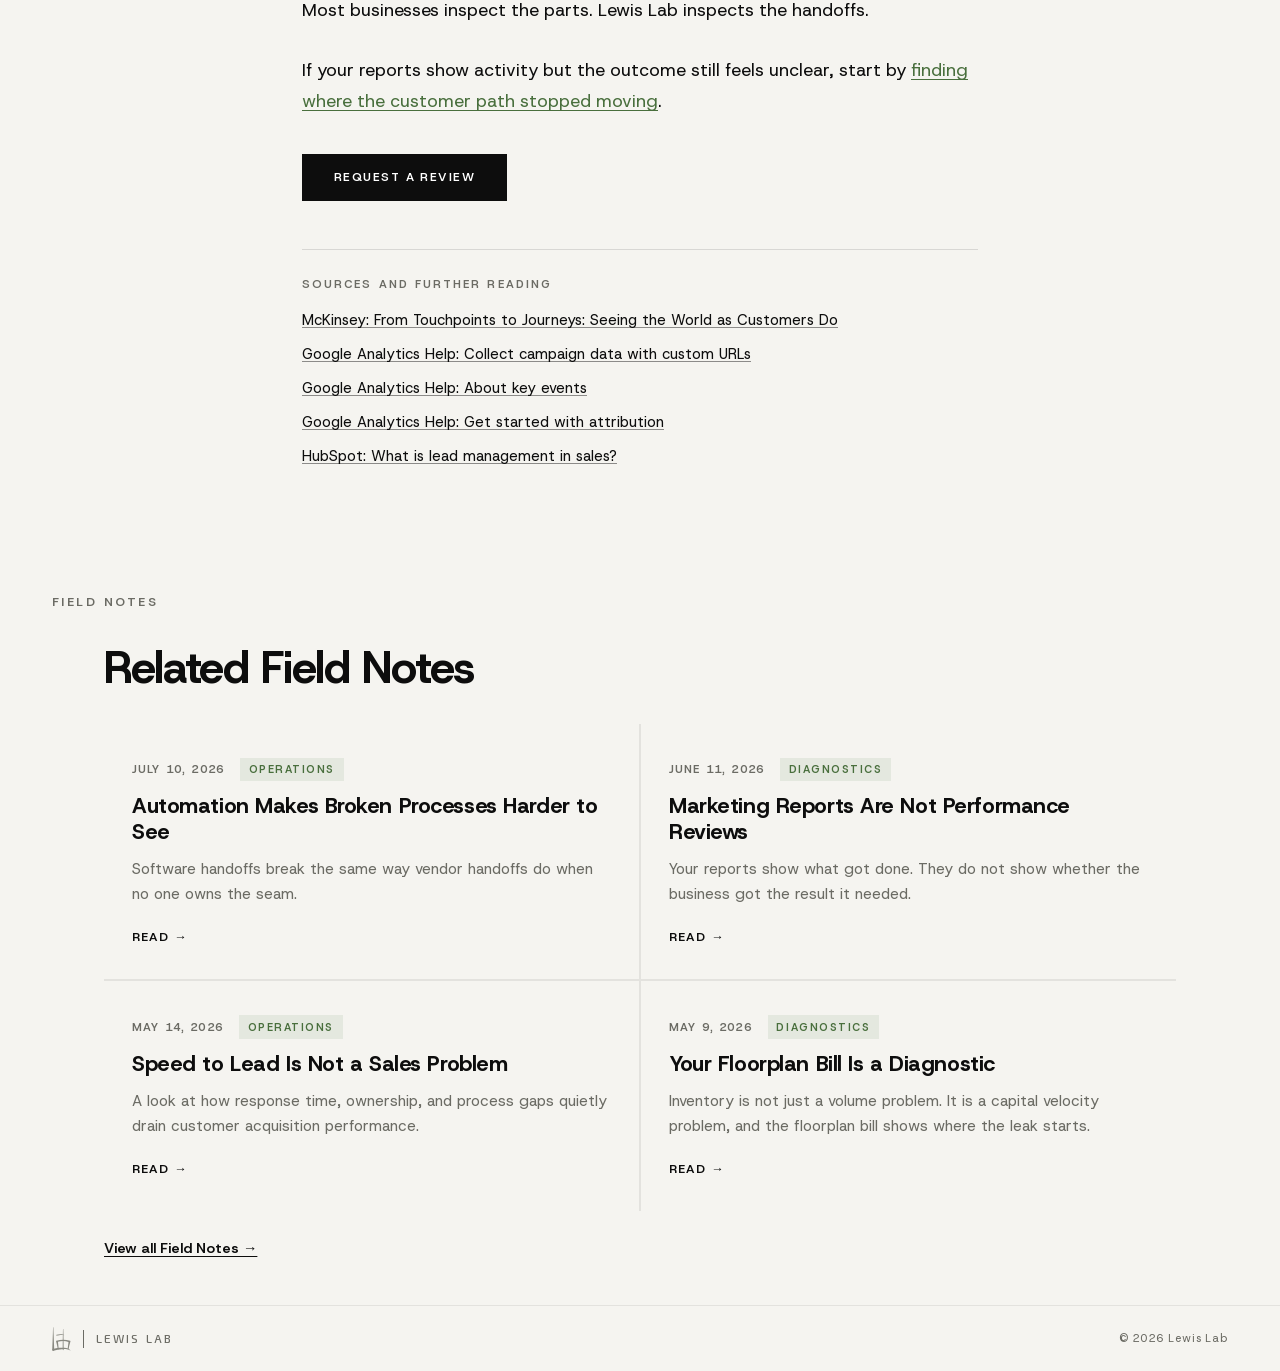
<file: posts/marketing-handoff-layer.html>
<!DOCTYPE html>
<html lang="en">
<head>
<!-- Google tag (gtag.js) -->
<script async src="https://www.googletagmanager.com/gtag/js?id=G-SXWQ0990PC"></script>
<script>
  window.dataLayer = window.dataLayer || [];
  function gtag(){dataLayer.push(arguments);}
  gtag('js', new Date());
  gtag('config', 'G-SXWQ0990PC');
</script>
  <meta charset="UTF-8" />
  <meta name="viewport" content="width=device-width, initial-scale=1.0" />

  <title>The Handoff Layer: Where Marketing Problems Get Misdiagnosed | Lewis Lab</title>
  <link rel="icon" type="image/png" href="../favicon.png" />
  <link rel="apple-touch-icon" href="../apple-touch-icon.png" />
  <meta name="description" content="The marketing handoff layer is where customer intent gets lost between website, CRM, follow-up, reporting, and business outcomes." />

  <meta property="og:title" content="The Handoff Layer: Where Marketing Problems Get Misdiagnosed" />
  <meta property="og:description" content="The marketing handoff layer is where customer intent gets lost between website, CRM, follow-up, reporting, and business outcomes." />
  <meta property="og:type" content="article" />
  <meta property="og:url" content="https://www.lewislab.io/posts/marketing-handoff-layer.html" />
  <meta property="og:site_name" content="Lewis Lab" />
  <meta property="og:image" content="https://www.lewislab.io/og-image.png" />
  <meta property="og:image:width" content="1200" />
  <meta property="og:image:height" content="630" />

  <meta name="twitter:card" content="summary_large_image" />
  <meta name="twitter:title" content="The Handoff Layer: Where Marketing Problems Get Misdiagnosed" />
  <meta name="twitter:description" content="The marketing handoff layer is where customer intent gets lost between website, CRM, follow-up, reporting, and business outcomes." />
  <meta name="twitter:image" content="https://www.lewislab.io/og-image.png" />

  <link rel="canonical" href="https://www.lewislab.io/posts/marketing-handoff-layer.html" />
  <meta property="article:published_time" content="2026-05-19" />
  <meta property="article:modified_time" content="2026-07-10" />
  <meta property="article:section" content="Diagnostics" />

  <link rel="preload" href="/assets/fonts/host-grotesk-latin-v5.woff2" as="font" type="font/woff2" crossorigin />
  <link rel="stylesheet" href="../styles.css" />

  <script type="application/ld+json">
  {
    "@context": "https://schema.org",
    "@graph": [
      {
        "@type": "BlogPosting",
        "@id": "https://www.lewislab.io/posts/marketing-handoff-layer.html#article",
        "headline": "The Handoff Layer: Where Marketing Problems Get Misdiagnosed",
        "description": "The marketing handoff layer is where customer intent gets lost between website, CRM, follow-up, reporting, and business outcomes.",
        "url": "https://www.lewislab.io/posts/marketing-handoff-layer.html",
        "image": "https://www.lewislab.io/og-image.png",
        "datePublished": "2026-05-19",
        "dateModified": "2026-07-10",
        "articleSection": "Diagnostics",
        "keywords": ["marketing handoff layer", "marketing performance", "customer journey", "lead management", "lead routing", "CRM follow-up", "marketing attribution", "marketing reporting", "website lead tracking", "sales follow-up", "source tracking", "customer intent"],
        "author": {
          "@type": "Person",
          "@id": "https://www.lewislab.io/#michael-lewis",
          "name": "Michael Lewis",
          "jobTitle": "Founder",
          "worksFor": {
            "@id": "https://www.lewislab.io/#organization"
          }
        },
        "publisher": {
          "@type": "Organization",
          "@id": "https://www.lewislab.io/#organization",
          "name": "Lewis Lab",
          "url": "https://www.lewislab.io/",
          "logo": {
            "@type": "ImageObject",
            "url": "https://www.lewislab.io/og-image.png"
          }
        },
        "isPartOf": {
          "@type": "Blog",
          "name": "Field Notes",
          "url": "https://www.lewislab.io/blog.html"
        },
        "mainEntityOfPage": {
          "@type": "WebPage",
          "@id": "https://www.lewislab.io/posts/marketing-handoff-layer.html"
        }
      },
      {
        "@type": "BreadcrumbList",
        "itemListElement": [
          {
            "@type": "ListItem",
            "position": 1,
            "name": "Lewis Lab",
            "item": "https://www.lewislab.io/"
          },
          {
            "@type": "ListItem",
            "position": 2,
            "name": "Field Notes",
            "item": "https://www.lewislab.io/blog.html"
          },
          {
            "@type": "ListItem",
            "position": 3,
            "name": "The Handoff Layer: Where Marketing Problems Get Misdiagnosed",
            "item": "https://www.lewislab.io/posts/marketing-handoff-layer.html"
          }
        ]
      }
    ]
  }
  </script>
  <script src="/site-motion.js" defer></script>
</head>
<body>
  <a class="skip-link" href="#main-content">Skip to content</a>

  <nav aria-label="Primary navigation">
    <a class="nav-logo" href="/">
      <svg class="nav-logo-mark" viewBox="0 0 543.88 699.28" xmlns="http://www.w3.org/2000/svg" aria-hidden="true">
        <path fill="#0D0D0D" d="M6.74,660.85c7.02-159.58,13.14-327.38,18.73-486.98,1.42-40.33,4.12-121.96,5.39-162.32.09-2.71,2.36-4.84,5.07-4.75,2.6.09,4.66,2.19,4.75,4.75,1.85,58.76,4.8,144.44,6.83,202.91,4.75,131.63,9.98,274.19,15.64,405.82l1.77,40.58c.7,16.07-11.75,29.66-27.82,30.37-16.96.84-31.19-13.41-30.37-30.37Z"/>
        <path fill="#0D0D0D" d="M314.56,666.42c-2.31-2.74-3.53-6.23-3.49-9.82,1.98-178.8,2.15-376.42,8.24-554.04.39-12.36.84-24.72,1.33-37.08.09-2.35,1.86-4.4,4.21-4.6,2.69-.23,4.92,1.85,5.02,4.41.49,12.42.94,24.85,1.34,37.27,4.48,129.96,5.91,279.08,6.86,410.02l1.44,149.1c-.47,17.13-13.09,18.83-24.96,4.74Z"/>
        <path fill="#0D0D0D" d="M454.91,651.13c4.17,1.43,19.13,5.58,24.47,7.25,1.86.59,1.94-.93,2.38-2.91,15.63-75.5,30.93-151.11,52.84-225.08,1.1-3.63,2.43-6.85,3.34-9.95,2.29-7.8-2.1-16.02-9.85-18.46-127.93-40.3-273.09-36.7-402.8-4.19-9.32,3.27-9.6,12.77-6.62,21.06,23.02,77.64,36,158.34,52.92,237.06,7.51-1.54,20.65-5.49,25.8-7.02-4.83-43.93-22.15-205.22-23.39-216.38,96.71-36.62,209.86-37.64,306.86,1.56l-25.94,217.06Z"/>
        <path fill="#0D0D0D" d="M133.89,224.09c51.72-19.11,148.16-22.55,199.22-1.15l3.2,1.41c.53.24,1.06.46,1.58.72,1.38.72,3.26,1.65,4.64,2.4,1.43.89,4.52,2.61,5.89,3.69.94.67,1.88,1.34,2.79,2.02,3.82,2.96.09,8.26-4.67,6.59l-.3-.11c-15.37-5.71-32.43-7.42-49.44-8.24-17.05-.73-34.29-.34-51.42.97-25.59,2-50.8,5.64-75.42,11.7-7.84,1.93-15.56,4.22-23.11,6.87-20.92,7.03-33.4-18.68-12.97-26.87Z"/>
        <path fill="#0D0D0D" d="M28.8,639.12c121.17-28.14,377.55-59.78,481.75,14.68,9.03,6.62,17.29,14.46,23.92,23.44,1.69,2.3,1.5,5.62-.74,7.39-1.87,1.48-4.41,1.45-6.23.14-6.47-4.85-13.12-9.12-20.2-12.92-65.83-33.13-146.59-31.24-218.57-25.84-41.72,3.54-83.27,9.57-124.44,17.19-41.07,7.69-81.96,16.79-122.2,27.91-14.28,4.01-29.11-4.34-33.1-18.62-4.14-14.68,4.94-29.97,19.8-33.37Z"/>
      </svg>
      <div class="nav-logo-divider"></div>
      <span class="nav-logo-text">Lewis Lab</span>
    </a>

    <ul class="nav-links">
      <li class="mobile-hide"><a href="/#about">About</a></li>
      <li><a href="../services.html">Services</a></li>
      <li><a href="../diagnostic.html">Diagnostic</a></li>
      <li><a href="../blog.html" aria-current="true">Field Notes</a></li>
      <li><a href="/#contact">Contact</a></li>
    </ul>
  </nav>

  <main id="main-content" tabindex="-1">
    <a class="back-link" href="../blog.html">&larr; Field Notes</a>

    <header class="post-header">
      <div class="post-meta">
        <time datetime="2026-05-19">May 19, 2026</time>
        <span class="post-category">Diagnostics</span>
      </div>
      <p class="post-author">By Michael Lewis, Founder of Lewis Lab</p>
      <h1 class="post-title">The Handoff Layer: Where Marketing Problems Get Misdiagnosed</h1>
      <p class="post-dek">The marketing handoff layer is where customer intent gets lost between website, CRM, follow-up, reporting, and business outcomes.</p>
    </header>

    <hr class="post-rule" />

    <article class="post-body">

      <p>Most marketing problems get diagnosed too early.</p>

      <p>The ad gets blamed before anyone checks the page. The page gets blamed before anyone checks the form. The form gets blamed before anyone checks the CRM. The CRM gets blamed before anyone checks who followed up, what they saw, what they said, and whether the outcome ever made it back into reporting.</p>

      <p>That is how businesses end up fixing the wrong thing.</p>

      <p>The website, ads, CRM, sales team, and vendor report may each look acceptable on their own. But customers do not experience those pieces separately. They move through a path. That path is where marketing performance usually becomes clear, or disappears.</p>

      <p>The marketing handoff layer is the transition zone where customer intent moves from one system, person, or channel to the next. It is where the ad hands off to the page, the page hands off to the form or call, the form or call hands off to the CRM, the CRM hands off to a person, and follow-up hands off to an actual business outcome.</p>

      <p>When that handoff is weak, the business may still see activity: clicks, calls, forms, leads, reports, and spend. What it cannot see is where momentum stopped.</p>

      <div class="stat-callout">
        <p>Most businesses inspect the parts. Lewis Lab inspects the handoffs.</p>
      </div>

      <h2>The path can break even when the parts look fine</h2>

      <p>A business can have traffic, a clean website, active campaigns, a CRM, a team following up, and a monthly report. On paper, the pieces are there. That does not mean the system is working.</p>

      <p>Marketing performance does not depend only on individual touchpoints. It depends on how those touchpoints work together. <a href="https://www.mckinsey.com/capabilities/growth-marketing-and-sales/our-insights/from-touchpoints-to-journeys-seeing-the-world-as-customers-do" target="_blank" rel="noopener noreferrer">McKinsey's customer journey research</a> makes this point directly: companies often focus on individual touchpoints, but the end-to-end journey is what shows how customers actually move through the experience. That is the problem with inspecting marketing in isolated pieces.</p>

      <p>The website might look fine, but the next step may be unclear. The first weak handoff might start in the website architecture, where the page does not make the next step clear. The ad might generate traffic, but the page may not match the intent. The form might capture a lead, but the CRM may not carry the page, source, or customer question forward. The salesperson may respond, but without the context needed to make the response useful.</p>

      <p>The business sees the parts. The customer feels the path.</p>

      <p>If that path breaks, the report may still show activity. The owner may still see leads. The vendor may still show campaign performance. But the business cannot clearly explain where the opportunity stalled. That is not clarity. That is a pile of disconnected signals.</p>

      <p>A marketing report can show activity without proving the business is performing better. That distinction is covered in <a href="marketing-reports-are-not-performance-reviews.html">Marketing Reports Are Not Performance Reviews</a>.</p>

      <h2>Context is usually the first thing to disappear</h2>

      <p>Most handoff problems are not dramatic. They are ordinary.</p>

      <p>A paid search visitor fills out a form, but the CRM only shows "website lead." A call from Google Business Profile gets counted as a conversion, but no one knows whether it was a real opportunity, a vendor call, a bad-fit request, or an existing customer. A dealership shopper asks about a specific vehicle, trade, or payment, but the person following up only sees a generic lead record.</p>

      <p>Nothing looks broken at first glance. The lead exists. The form fired. The call was counted. The CRM has a record. But the context is gone.</p>

      <p>That is where source tracking becomes more than an analytics detail. <a href="https://support.google.com/analytics/answer/10917952?hl=en" target="_blank" rel="noopener noreferrer">Google Analytics explains that UTM parameters</a> help identify which campaigns refer traffic and make those values available in reports. If every inquiry shows up as "Google," "internet," or "website," the business cannot tell whether paid search, organic search, Google Business Profile, referral traffic, social, or a specific campaign created the opportunity.</p>

      <p>A blurry handoff produces blurry judgment. The owner may cut the wrong campaign. The vendor may defend the wrong metric. The sales team may dismiss the wrong source. The business may keep spending without knowing which path actually creates customers.</p>

      <p>The problem is not always that the business lacks data. The problem is that the data does not travel with the customer.</p>

      <h2>Reports show activity. Handoffs show movement.</h2>

      <p>A lot of marketing reporting proves that something happened: clicks, calls, sessions, forms, leads, spend. Those numbers matter, but they are not the same as movement.</p>

      <p>Movement means the customer advanced in a way that matters to the business: visitor to inquiry, inquiry to human response, response to appointment, appointment to quote, quote to sale, sale to retained customer. <a href="https://support.google.com/analytics/answer/9267568?hl=en" target="_blank" rel="noopener noreferrer">Google Analytics defines key events as actions that are important to business success</a>, and its <a href="https://support.google.com/analytics/answer/10596866?hl=en" target="_blank" rel="noopener noreferrer">attribution documentation</a> explains how path data and touchpoints help connect marketing activity to those important actions. That is the right direction for reporting: not just "did something happen?" but "did the right thing move forward?"</p>

      <p>This is where many owners get stuck. The report says marketing is active. The vendor says leads are coming in. The CRM says records exist. The team says it followed up. But no one can clearly show where the customer stopped moving. That is not automatically a traffic problem, a sales problem, or an agency problem. It is a visibility problem in the space between the tools, people, and reports.</p>

      <h2>Weak handoffs create false diagnosis</h2>

      <p>When the handoffs are unclear, every person sees a different version of the problem.</p>

      <p>The owner thinks the ads are bad. The vendor says the leads are coming in. The sales team says the leads are weak. The website report says traffic is up. The CRM says there are records. The monthly report says performance is improving. Everyone may be looking at a real piece of the system. No one is seeing the full path.</p>

      <p>That creates false diagnosis. A business may increase ad spend when the real issue is poor lead routing. It may change vendors when the real issue is missing CRM context. It may blame the sales team when the form does not preserve what the customer asked for. It may rebuild a website when the real issue is what happens after the lead submits. It may chase more leads when the current leads are already leaking between tools and people.</p>

      <p>This is where <a href="../services.html">marketing diagnostic work</a> matters: not just checking the parts, but finding where the transition breaks.</p>

      <p>The better question is not, "Which part is bad?" The better question is, "Where did customer intent stop moving?" That question changes the conversation. It avoids jumping straight to the usual fixes: more leads, new agency, new website, <a href="speed-to-lead.html">faster follow-up</a>, more reporting. Sometimes one of those is the answer. But without inspecting the handoff, it is still a guess.</p>

      <h2>A clean handoff carries the signal forward</h2>

      <p>A lead is not just a name, phone number, and email address. It is a customer signal moving through a system. <a href="https://blog.hubspot.com/sales/lead-management" target="_blank" rel="noopener noreferrer">HubSpot describes lead management</a> as capturing, qualifying, routing, nurturing, and tracking leads from initial contact through close. That sequence only works if context survives from one step to the next.</p>

      <p>A good handoff does not need to be complicated. It needs to keep the signal intact. The next person or system should not have to restart the customer story from scratch.</p>
      <div class="diagnostic-box">
        <p class="box-label">What a clean handoff should carry</p>
        <ol>
          <li>Source</li>
          <li>Campaign or page context</li>
          <li>Customer intent</li>
          <li>Lead type</li>
          <li>Next owner</li>
          <li>Response expectation</li>
          <li>Follow-up status</li>
          <li>Outcome</li>
          <li>Feedback back into reporting</li>
        </ol>
      </div>

      <p>This does not mean every small business needs an enterprise analytics stack. It means the business should be able to answer basic questions without digging through five disconnected systems. Where did the customer come from? What did they ask for? Who handled it? What happened next? Did it become anything?</p>

      <p>If the answer is scattered across a vendor dashboard, CRM, call-tracking tool, shared inbox, spreadsheet, and someone's memory, the business does not have clarity. It has fragments. The handoff layer turns fragments into a path.</p>

      <h2>The break looks different by business</h2>

      <p>The pattern is consistent, but the break point changes by industry.</p>

      <p>For a dealership, the weak handoff may happen between the vehicle detail page and the CRM. A shopper asks about a specific unit, trade-in, payment, or availability. The lead arrives, but the context gets buried. The response may be fast, but generic. The lead was handled, but the customer's intent was diluted.</p>

      <p>For a chiropractor or medical practice, the weak handoff may happen between an educational symptom page and the front desk. A patient reading about headaches, neck pain, or cervical instability is not just a generic website lead. That person has context. If the form does not carry the page or concern forward, the first conversation starts colder than it should.</p>

      <p>For a contractor or home service business, the weak handoff may happen between Google Ads and the phone. A report may show calls, but the business still needs to separate real jobs from spam, vendor calls, out-of-area requests, existing customers, and low-value work.</p>

      <p>For a med spa, the weak handoff may happen between initial inquiry and consultation routing. Someone who found the business through a targeted Instagram ad for a specific treatment is not the same as someone who searched "med spa near me" at 11pm. If both inquiries enter the same inbox with no source or intent context attached, the team cannot route or respond differently. The follow-up becomes generic by default.</p>

      <p>For a professional service firm, the weak handoff may happen at the form itself. A prospective client may spend time on multiple service pages before reaching out, which is a signal about what they are evaluating. If the form only captures contact information and a message field, none of that path comes through. The first conversation starts with no context for why they reached out, which forces the firm to reconstruct what the website already knew.</p>

      <p>None of these are rare edge cases. They are normal operating gaps. That is why they get missed.</p>

      <h2>The fix is not always more marketing</h2>

      <p>When the picture is unclear, most businesses try to make it louder. More ads, more content, more reports, more leads, more tools. Sometimes more is needed. But more activity does not fix a weak handoff layer.</p>

      <p>If the business cannot see where customer intent stops moving at 50 leads, it usually will not see it at 500. More volume may create more data, but not necessarily more understanding.</p>

      <p>The better first move is to inspect the transitions. Does the page make the next step clear? Does the form carry source and page context? Are calls reviewed or qualified? Does the CRM show who owns the lead? Is follow-up logged? Does the outcome return to reporting? Can the business compare sources by actual opportunity quality, not just activity volume?</p>

      <p>Those are not complicated questions. They are just rarely answered cleanly.</p>

      <h2>The Lewis Lab view</h2>

      <p>The goal is not to inspect every metric forever. The goal is to find where customer intent stops moving.</p>

      <p>Sometimes the issue is not the ad, website, CRM, salesperson, agency, or report. Sometimes the issue is the handoff between them. That is where marketing performance becomes visible enough to fix.</p>

      <p>Most businesses inspect the parts. Lewis Lab inspects the handoffs.</p>

      <p>If your reports show activity but the outcome still feels unclear, start by <a href="../diagnostic.html">finding where the customer path stopped moving</a>.</p>

      <a class="post-cta" href="/#contact">Request a Review</a>

      <div class="source-note">
        <p class="source-label">Sources and further reading</p>
        <ul>
          <li><a href="https://www.mckinsey.com/capabilities/growth-marketing-and-sales/our-insights/from-touchpoints-to-journeys-seeing-the-world-as-customers-do" target="_blank" rel="noopener noreferrer">McKinsey: From Touchpoints to Journeys: Seeing the World as Customers Do</a></li>
          <li><a href="https://support.google.com/analytics/answer/10917952?hl=en" target="_blank" rel="noopener noreferrer">Google Analytics Help: Collect campaign data with custom URLs</a></li>
          <li><a href="https://support.google.com/analytics/answer/9267568?hl=en" target="_blank" rel="noopener noreferrer">Google Analytics Help: About key events</a></li>
          <li><a href="https://support.google.com/analytics/answer/10596866?hl=en" target="_blank" rel="noopener noreferrer">Google Analytics Help: Get started with attribution</a></li>
          <li><a href="https://blog.hubspot.com/sales/lead-management" target="_blank" rel="noopener noreferrer">HubSpot: What is lead management in sales?</a></li>
        </ul>
      </div>

    </article>
    <section class="section" aria-labelledby="related-notes-heading">
      <p class="section-label">Field Notes</p>
      <div class="ll-container">
        <h2 class="field-notes-heading" id="related-notes-heading">Related Field Notes</h2>
        <div class="post-grid">
          <article class="post-card reveal">
            <a class="post-card-inner" href="/posts/automation-makes-broken-processes-harder-to-see.html">
              <div class="post-meta">
                <time datetime="2026-07-10">July 10, 2026</time>
                <span class="post-category">Operations</span>
              </div>
              <h3 class="post-title">Automation Makes Broken Processes Harder to See</h3>
              <p class="post-excerpt">Software handoffs break the same way vendor handoffs do when no one owns the seam.</p>
              <span class="post-read-more" aria-hidden="true">Read &rarr;</span>
            </a>
          </article>
          <article class="post-card reveal">
            <a class="post-card-inner" href="/posts/marketing-reports-are-not-performance-reviews.html">
              <div class="post-meta">
                <time datetime="2026-06-11">June 11, 2026</time>
                <span class="post-category">Diagnostics</span>
              </div>
              <h3 class="post-title">Marketing Reports Are Not Performance Reviews</h3>
              <p class="post-excerpt">Your reports show what got done. They do not show whether the business got the result it needed.</p>
              <span class="post-read-more" aria-hidden="true">Read &rarr;</span>
            </a>
          </article>
          <article class="post-card reveal">
            <a class="post-card-inner" href="/posts/speed-to-lead.html">
              <div class="post-meta">
                <time datetime="2026-05-14">May 14, 2026</time>
                <span class="post-category">Operations</span>
              </div>
              <h3 class="post-title">Speed to Lead Is Not a Sales Problem</h3>
              <p class="post-excerpt">A look at how response time, ownership, and process gaps quietly drain customer acquisition performance.</p>
              <span class="post-read-more" aria-hidden="true">Read &rarr;</span>
            </a>
          </article>
          <article class="post-card reveal">
            <a class="post-card-inner" href="/posts/your-floorplan-bill-is-a-diagnostic.html">
              <div class="post-meta">
                <time datetime="2026-05-09">May 9, 2026</time>
                <span class="post-category">Diagnostics</span>
              </div>
              <h3 class="post-title">Your Floorplan Bill Is a Diagnostic</h3>
              <p class="post-excerpt">Inventory is not just a volume problem. It is a capital velocity problem, and the floorplan bill shows where the leak starts.</p>
              <span class="post-read-more" aria-hidden="true">Read &rarr;</span>
            </a>
          </article>
        </div>
        <p class="field-notes-cta-wrap"><a class="field-notes-cta" href="/blog.html">View all Field Notes &rarr;</a></p>
      </div>
    </section>
  </main>

  <footer>
    <div class="footer-logo">
      <svg class="footer-logo-mark" viewBox="0 0 543.88 699.28" xmlns="http://www.w3.org/2000/svg" aria-hidden="true">
        <path fill="#888880" d="M6.74,660.85c7.02-159.58,13.14-327.38,18.73-486.98,1.42-40.33,4.12-121.96,5.39-162.32.09-2.71,2.36-4.84,5.07-4.75,2.6.09,4.66,2.19,4.75,4.75,1.85,58.76,4.8,144.44,6.83,202.91,4.75,131.63,9.98,274.19,15.64,405.82l1.77,40.58c.7,16.07-11.75,29.66-27.82,30.37-16.96.84-31.19-13.41-30.37-30.37Z"/>
        <path fill="#888880" d="M314.56,666.42c-2.31-2.74-3.53-6.23-3.49-9.82,1.98-178.8,2.15-376.42,8.24-554.04.39-12.36.84-24.72,1.33-37.08.09-2.35,1.86-4.4,4.21-4.6,2.69-.23,4.92,1.85,5.02,4.41.49,12.42.94,24.85,1.34,37.27,4.48,129.96,5.91,279.08,6.86,410.02l1.44,149.1c-.47,17.13-13.09,18.83-24.96,4.74Z"/>
        <path fill="#888880" d="M454.91,651.13c4.17,1.43,19.13,5.58,24.47,7.25,1.86.59,1.94-.93,2.38-2.91,15.63-75.5,30.93-151.11,52.84-225.08,1.1-3.63,2.43-6.85,3.34-9.95,2.29-7.8-2.1-16.02-9.85-18.46-127.93-40.3-273.09-36.7-402.8-4.19-9.32,3.27-9.6,12.77-6.62,21.06,23.02,77.64,36,158.34,52.92,237.06,7.51-1.54,20.65-5.49,25.8-7.02-4.83-43.93-22.15-205.22-23.39-216.38,96.71-36.62,209.86-37.64,306.86,1.56l-25.94,217.06Z"/>
        <path fill="#888880" d="M133.89,224.09c51.72-19.11,148.16-22.55,199.22-1.15l3.2,1.41c.53.24,1.06.46,1.58.72,1.38.72,3.26,1.65,4.64,2.4,1.43.89,4.52,2.61,5.89,3.69.94.67,1.88,1.34,2.79,2.02,3.82,2.96.09,8.26-4.67,6.59l-.3-.11c-15.37-5.71-32.43-7.42-49.44-8.24-17.05-.73-34.29-.34-51.42.97-25.59,2-50.8,5.64-75.42,11.7-7.84,1.93-15.56,4.22-23.11,6.87-20.92,7.03-33.4-18.68-12.97-26.87Z"/>
        <path fill="#888880" d="M28.8,639.12c121.17-28.14,377.55-59.78,481.75,14.68,9.03,6.62,17.29,14.46,23.92,23.44,1.69,2.3,1.5,5.62-.74,7.39-1.87,1.48-4.41,1.45-6.23.14-6.47-4.85-13.12-9.12-20.2-12.92-65.83-33.13-146.59-31.24-218.57-25.84-41.72,3.54-83.27,9.57-124.44,17.19-41.07,7.69-81.96,16.79-122.2,27.91-14.28,4.01-29.11-4.34-33.1-18.62-4.14-14.68,4.94-29.97,19.8-33.37Z"/>
      </svg>
      <div class="footer-logo-divider"></div>
      <span class="footer-logo-text">Lewis Lab</span>
    </div>
    <span>&copy; 2026 Lewis Lab</span>
  </footer>

</body>
</html>
</file>
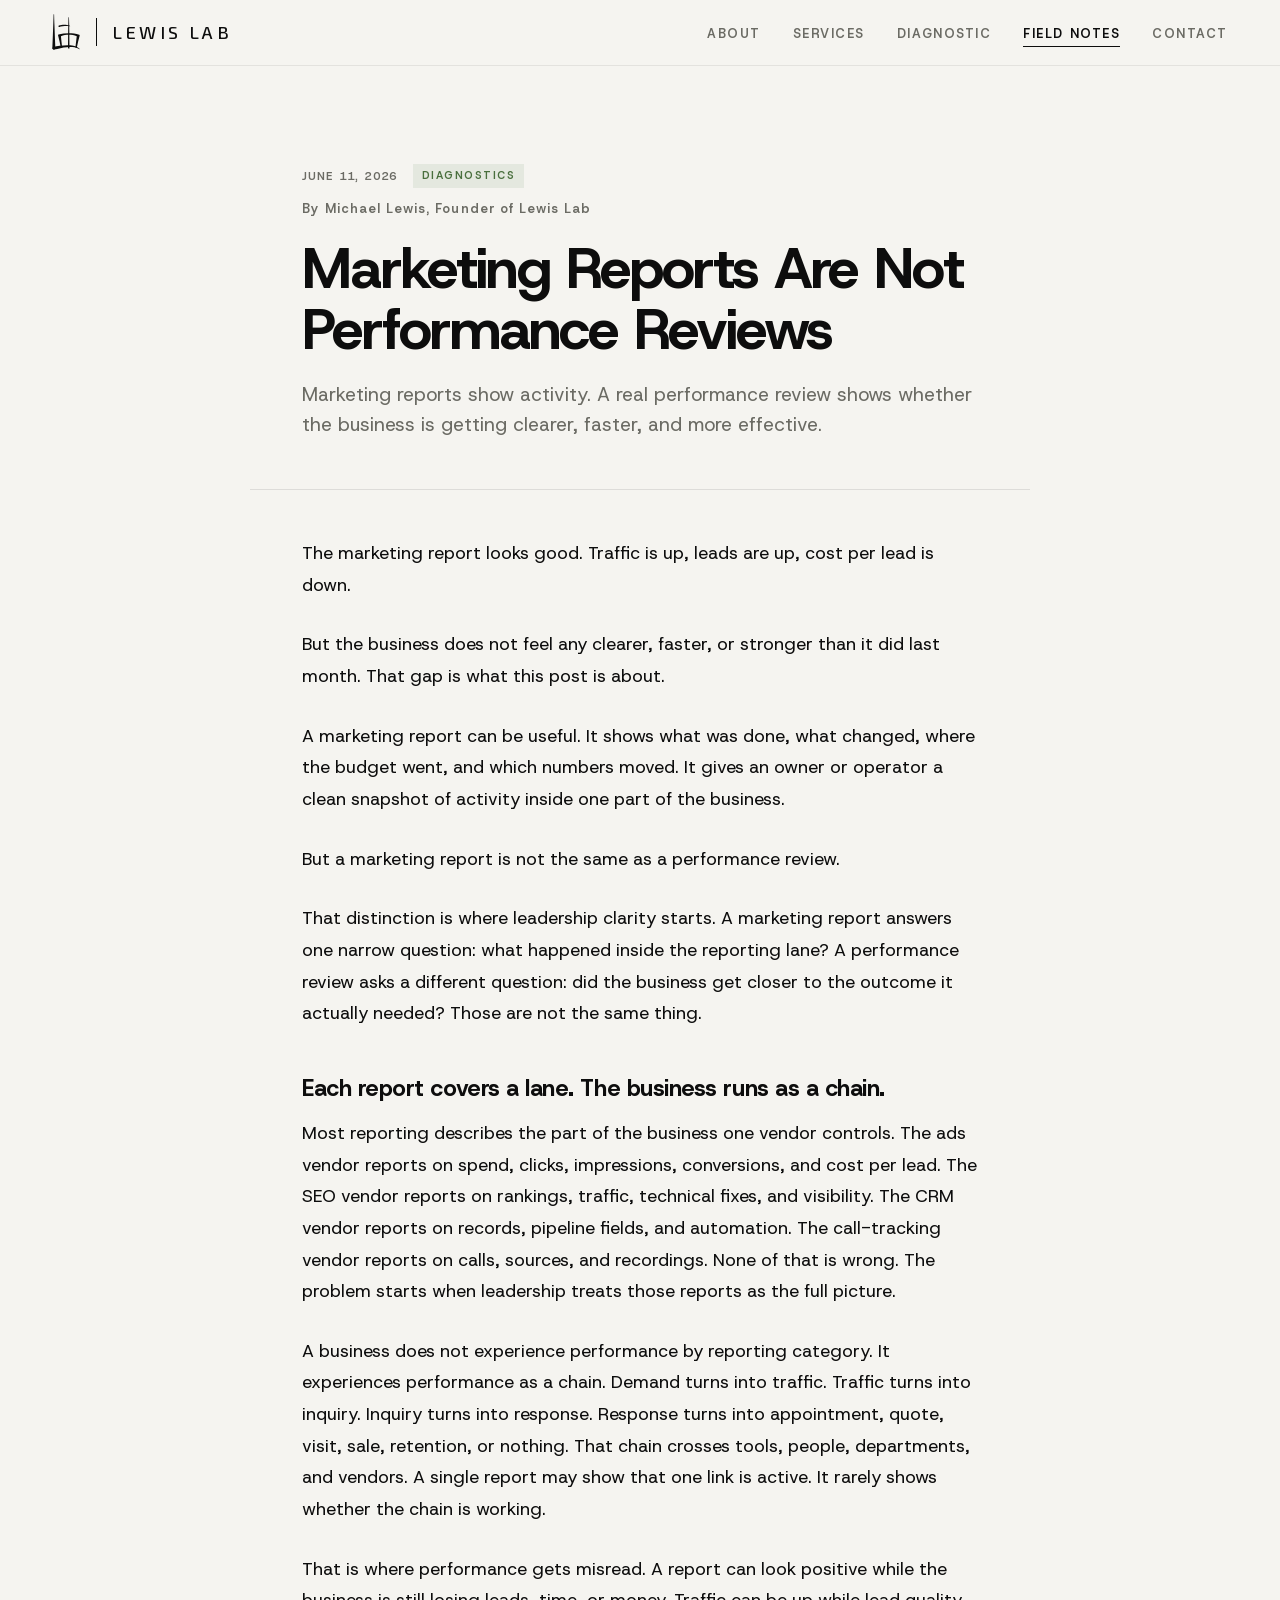
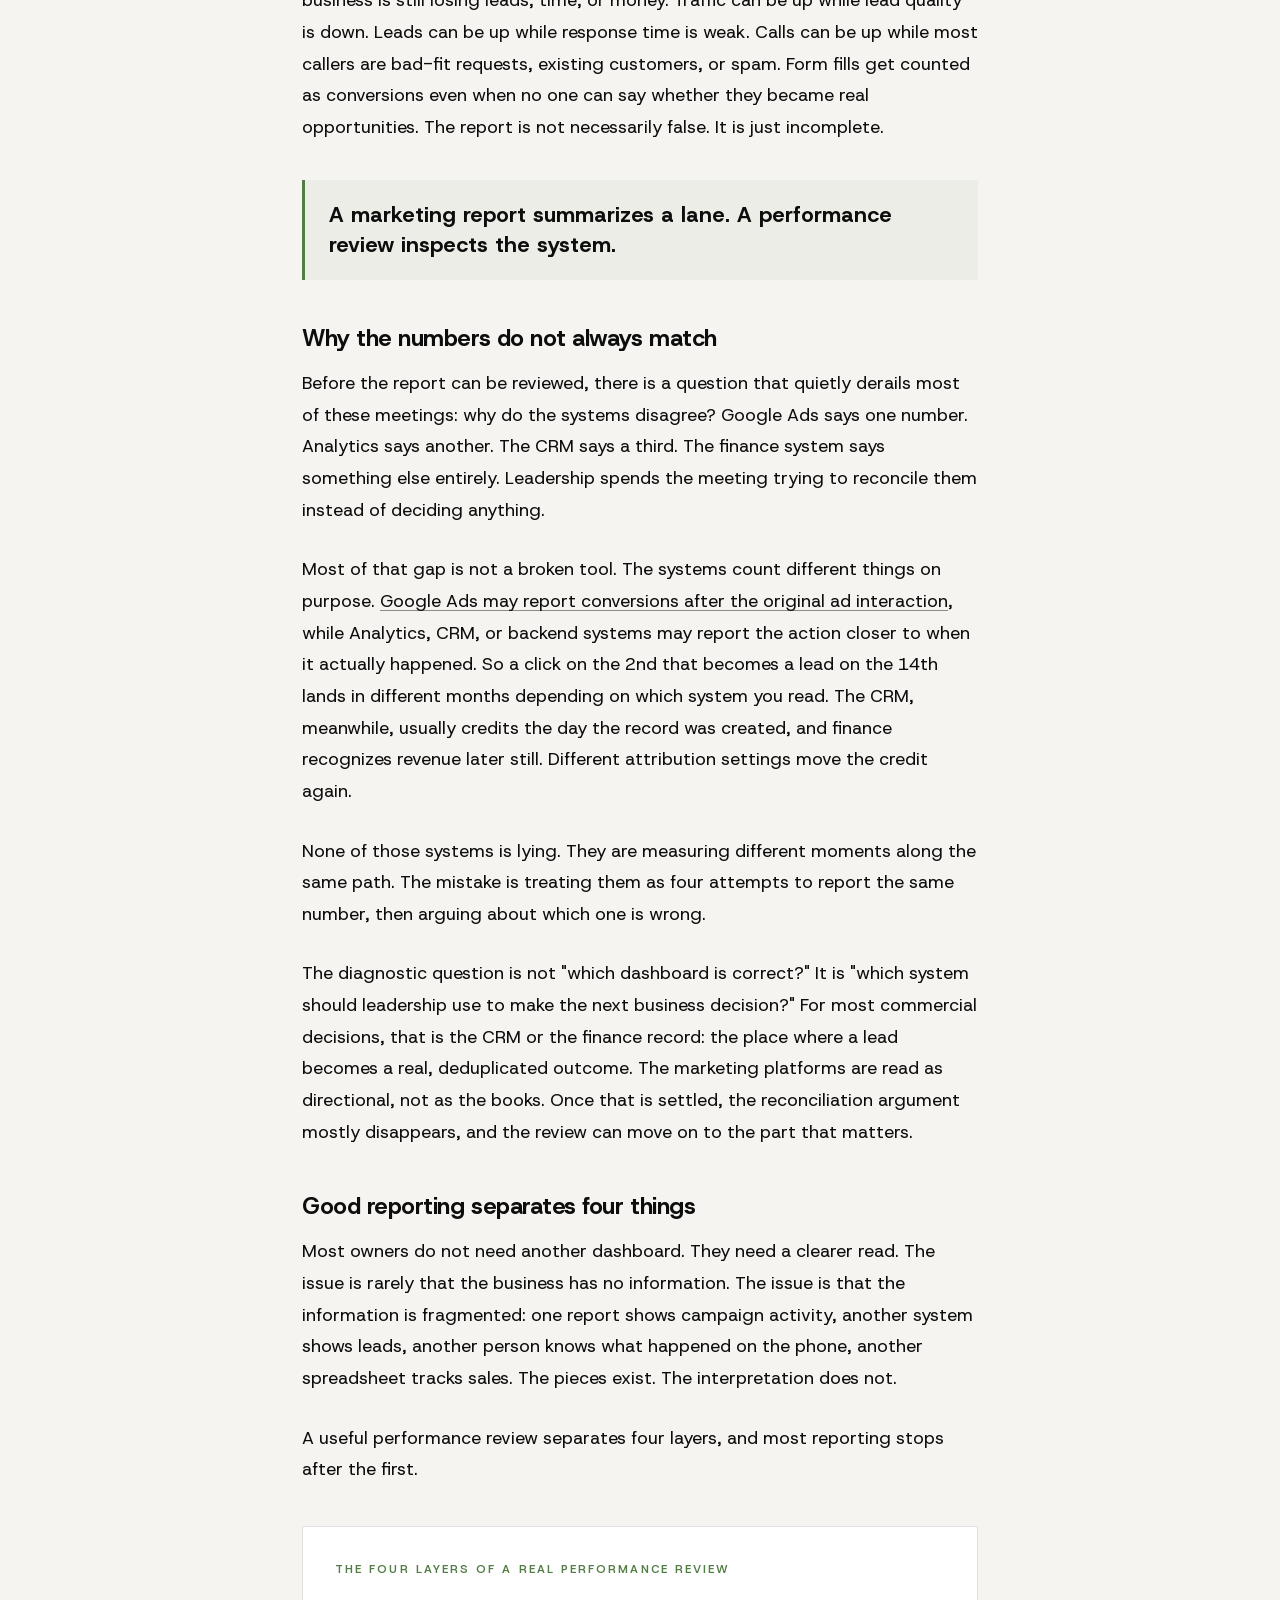
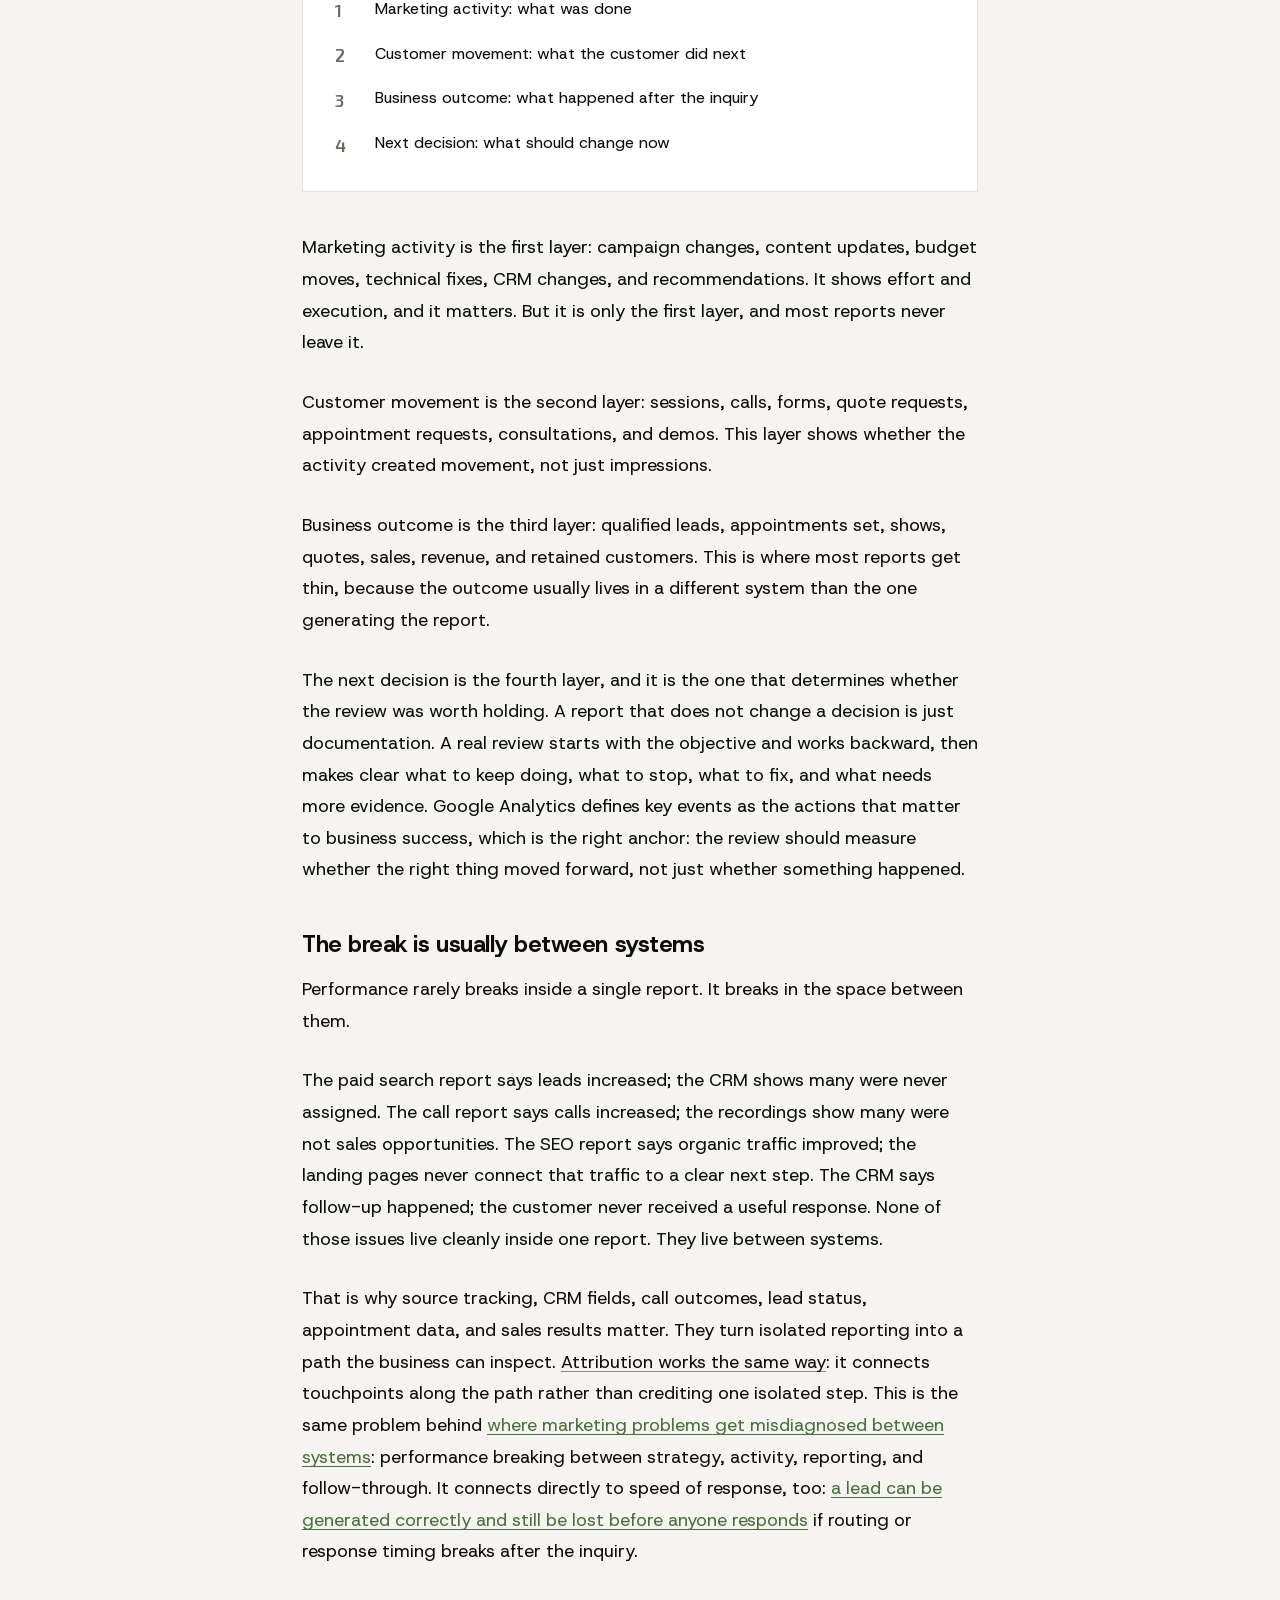
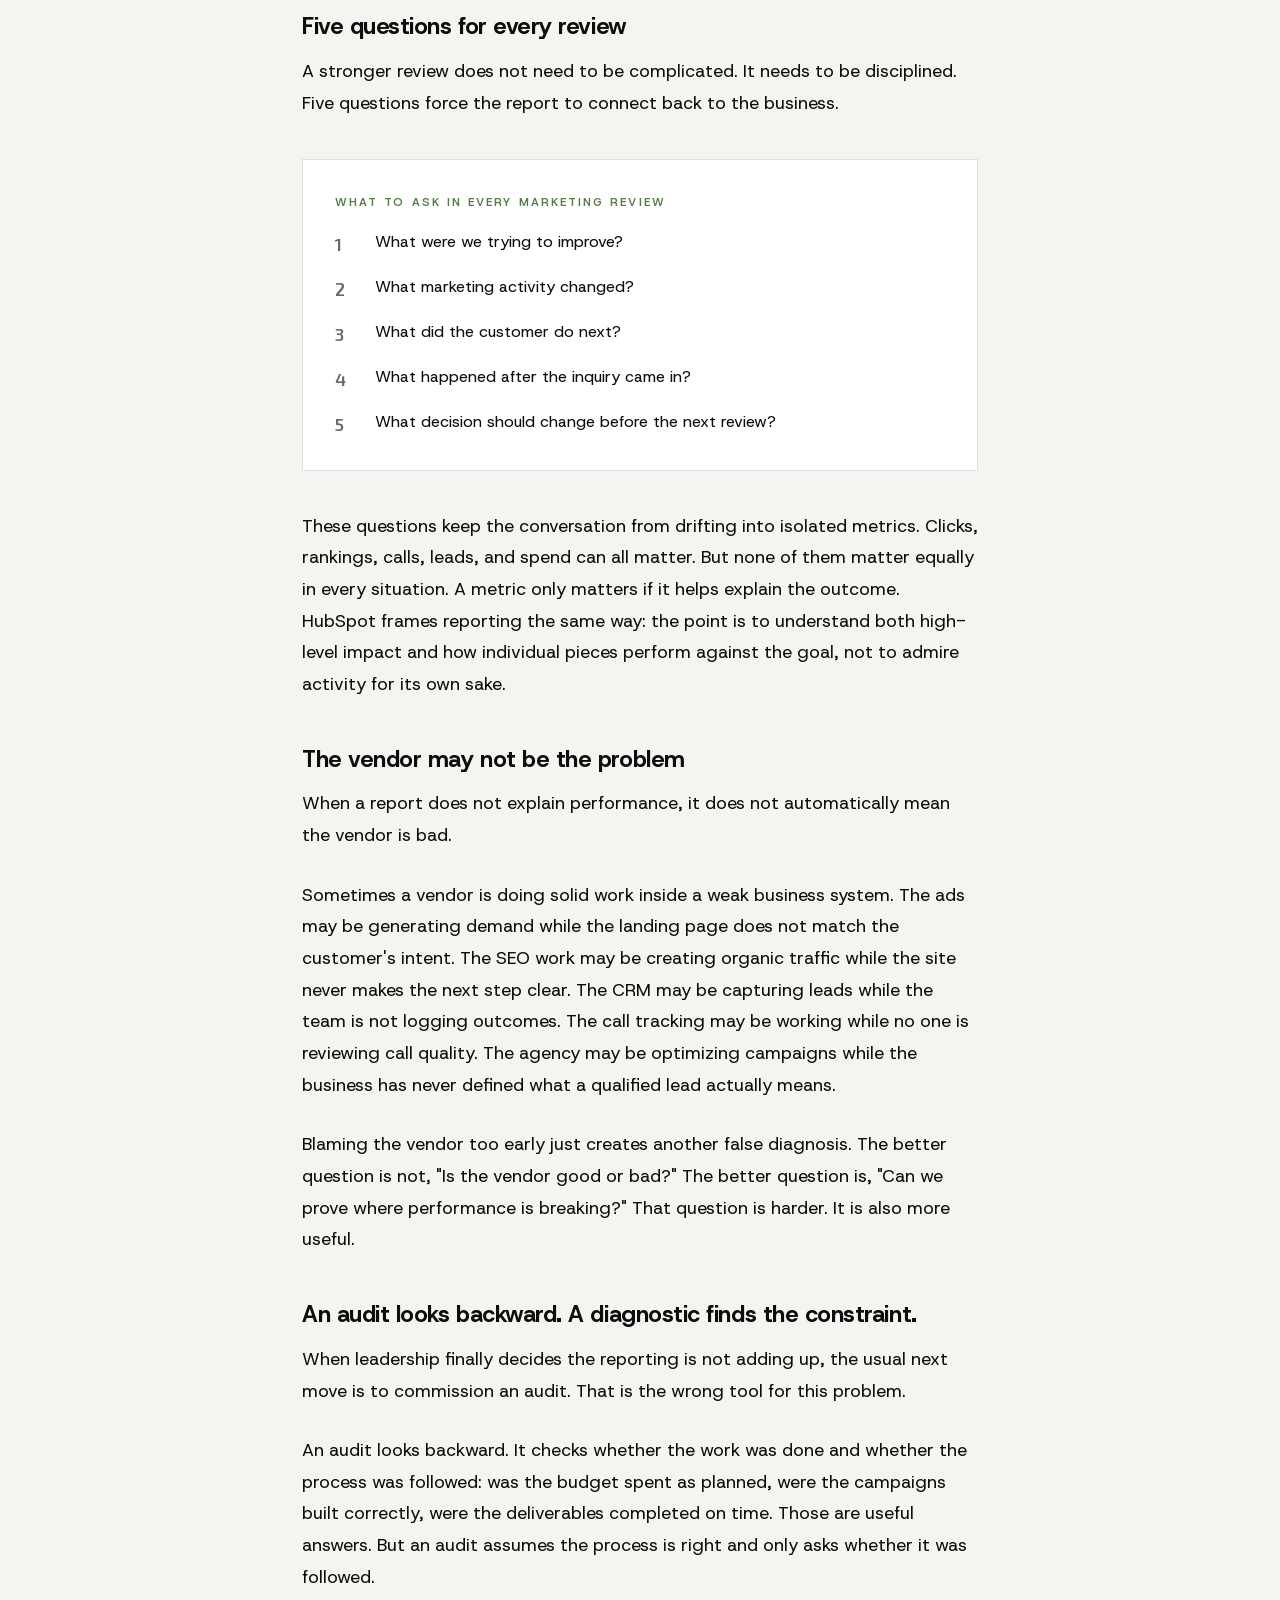
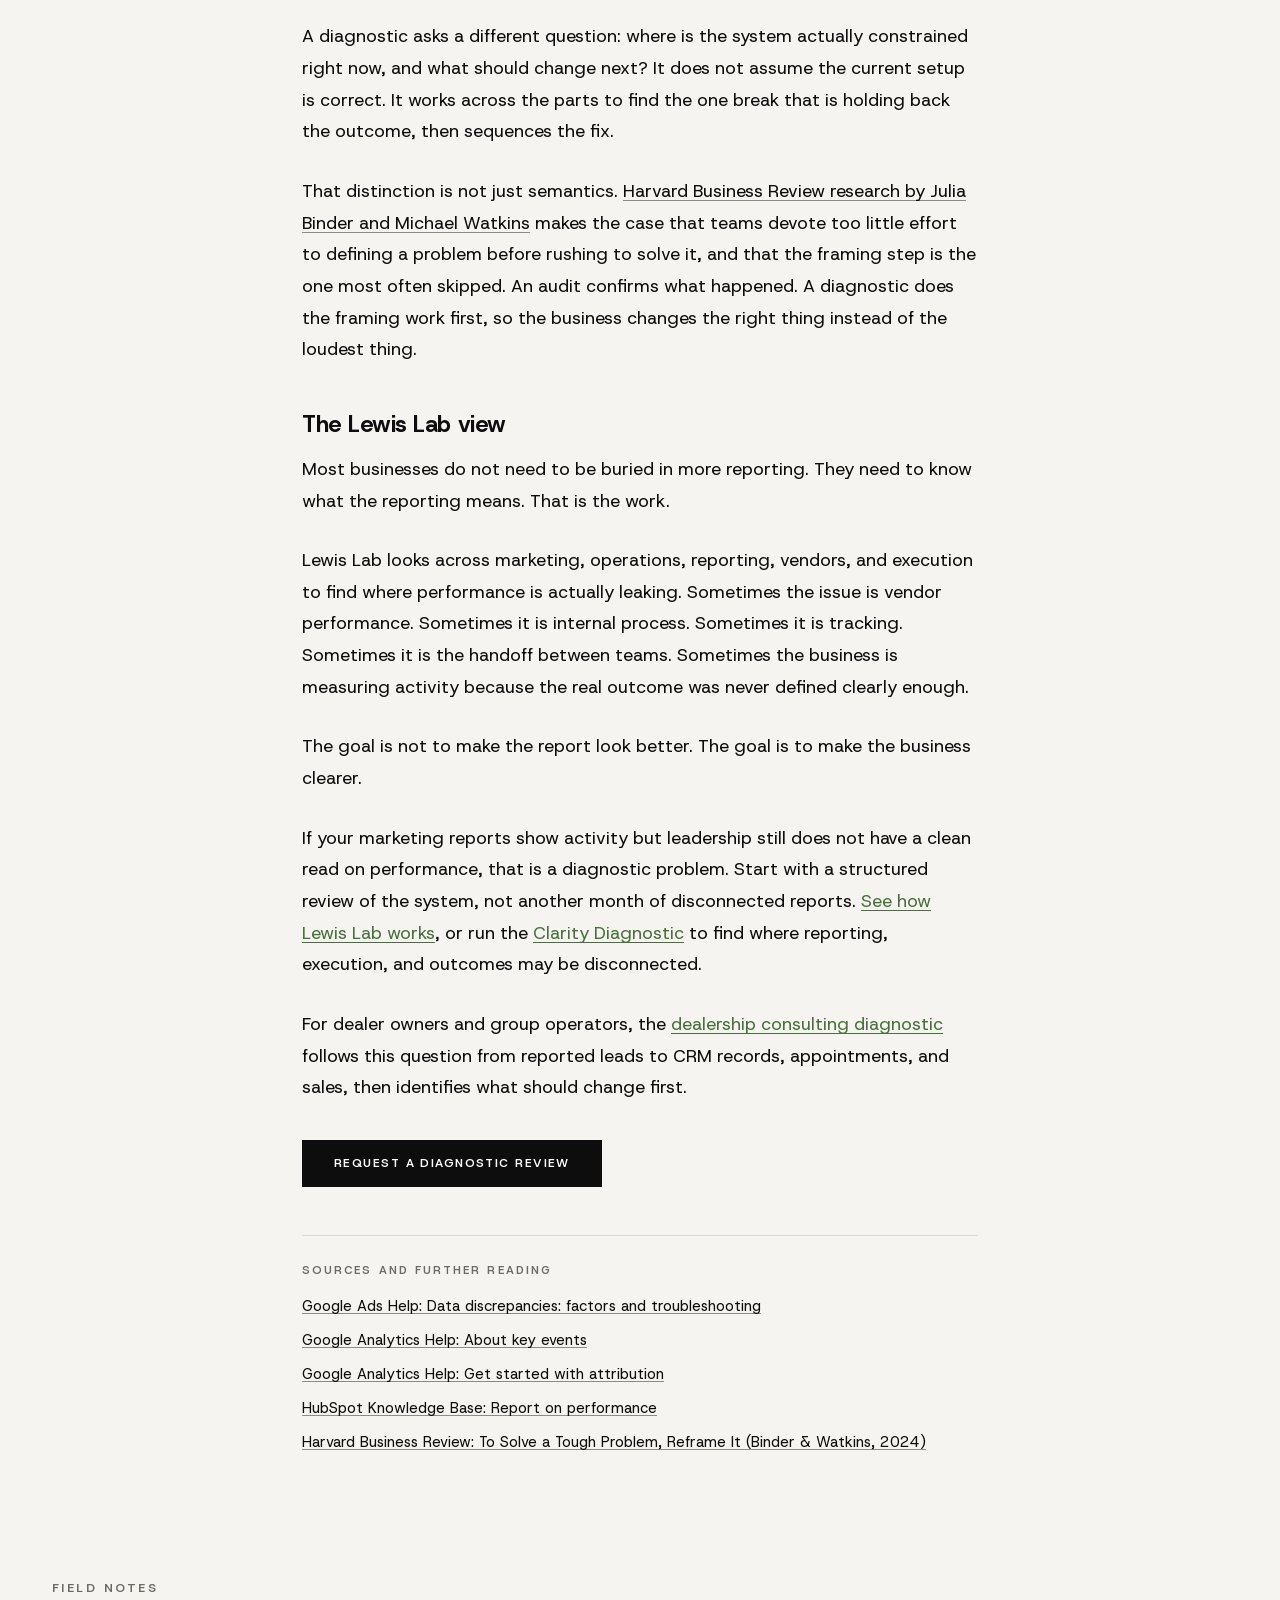
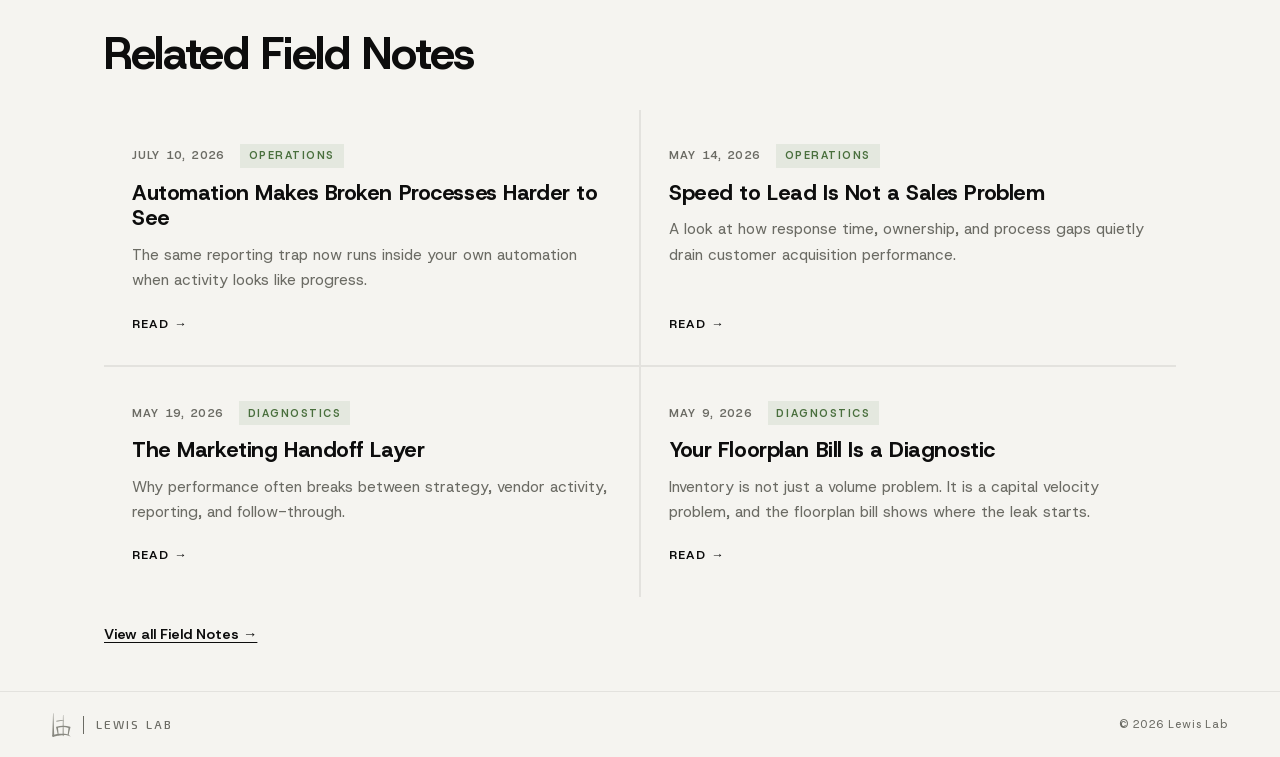
<file: posts/marketing-reports-are-not-performance-reviews.html>
<!DOCTYPE html>
<html lang="en">
<head>
<!-- Google tag (gtag.js) -->
<script async src="https://www.googletagmanager.com/gtag/js?id=G-SXWQ0990PC"></script>
<script>
  window.dataLayer = window.dataLayer || [];
  function gtag(){dataLayer.push(arguments);}
  gtag('js', new Date());
  gtag('config', 'G-SXWQ0990PC');
</script>
  <meta charset="UTF-8" />
  <meta name="viewport" content="width=device-width, initial-scale=1.0" />

  <title>Marketing Reports Are Not Performance Reviews | Lewis Lab</title>
  <link rel="icon" type="image/png" href="../favicon.png" />
  <link rel="apple-touch-icon" href="../apple-touch-icon.png" />
  <meta name="description" content="Marketing reports show activity. A real performance review shows whether the business is getting clearer, faster, and more effective." />

  <meta property="og:title" content="Marketing Reports Are Not Performance Reviews" />
  <meta property="og:description" content="Marketing reports show activity. A real performance review shows whether the business is getting clearer, faster, and more effective." />
  <meta property="og:type" content="article" />
  <meta property="og:url" content="https://www.lewislab.io/posts/marketing-reports-are-not-performance-reviews.html" />
  <meta property="og:site_name" content="Lewis Lab" />
  <meta property="og:image" content="https://www.lewislab.io/og-image.png" />
  <meta property="og:image:width" content="1200" />
  <meta property="og:image:height" content="630" />

  <meta name="twitter:card" content="summary_large_image" />
  <meta name="twitter:title" content="Marketing Reports Are Not Performance Reviews" />
  <meta name="twitter:description" content="Marketing reports show activity. A real performance review shows whether the business is getting clearer, faster, and more effective." />
  <meta name="twitter:image" content="https://www.lewislab.io/og-image.png" />

  <link rel="canonical" href="https://www.lewislab.io/posts/marketing-reports-are-not-performance-reviews.html" />
  <meta property="article:published_time" content="2026-06-11" />
  <meta property="article:modified_time" content="2026-10-15" />
  <meta property="article:section" content="Diagnostics" />

  <link rel="preload" href="/assets/fonts/host-grotesk-latin-v5.woff2" as="font" type="font/woff2" crossorigin />
  <link rel="stylesheet" href="../styles.css?v=20261015" />

  <script type="application/ld+json">
  {
    "@context": "https://schema.org",
    "@graph": [
      {
        "@type": "BlogPosting",
        "@id": "https://www.lewislab.io/posts/marketing-reports-are-not-performance-reviews.html#article",
        "headline": "Marketing Reports Are Not Performance Reviews",
        "description": "Marketing reports show activity. A real performance review shows whether the business is getting clearer, faster, and more effective.",
        "url": "https://www.lewislab.io/posts/marketing-reports-are-not-performance-reviews.html",
        "image": "https://www.lewislab.io/og-image.png",
        "datePublished": "2026-06-11",
        "dateModified": "2026-10-15",
        "articleSection": "Diagnostics",
        "keywords": ["marketing performance review", "marketing reports", "agency reporting", "marketing reporting", "marketing dashboard", "business performance review", "marketing KPIs", "lead tracking", "campaign performance", "marketing attribution", "qualified leads", "marketing ROI"],
        "author": {
          "@type": "Person",
          "@id": "https://www.lewislab.io/#michael-lewis",
          "name": "Michael Lewis",
          "jobTitle": "Founder",
          "worksFor": {
            "@id": "https://www.lewislab.io/#organization"
          }
        },
        "publisher": {
          "@type": "Organization",
          "@id": "https://www.lewislab.io/#organization",
          "name": "Lewis Lab",
          "url": "https://www.lewislab.io/",
          "logo": {
            "@type": "ImageObject",
            "url": "https://www.lewislab.io/og-image.png"
          }
        },
        "isPartOf": {
          "@type": "Blog",
          "name": "Field Notes",
          "url": "https://www.lewislab.io/blog.html"
        },
        "mainEntityOfPage": {
          "@type": "WebPage",
          "@id": "https://www.lewislab.io/posts/marketing-reports-are-not-performance-reviews.html"
        }
      },
      {
        "@type": "BreadcrumbList",
        "itemListElement": [
          {
            "@type": "ListItem",
            "position": 1,
            "name": "Lewis Lab",
            "item": "https://www.lewislab.io/"
          },
          {
            "@type": "ListItem",
            "position": 2,
            "name": "Field Notes",
            "item": "https://www.lewislab.io/blog.html"
          },
          {
            "@type": "ListItem",
            "position": 3,
            "name": "Marketing Reports Are Not Performance Reviews",
            "item": "https://www.lewislab.io/posts/marketing-reports-are-not-performance-reviews.html"
          }
        ]
      }
    ]
  }
  </script>
  <script src="/site-motion.js" defer></script>
</head>
<body>
  <a class="skip-link" href="#main-content">Skip to content</a>

  <nav aria-label="Primary navigation">
    <a class="nav-logo" href="/">
      <svg class="nav-logo-mark" viewBox="0 0 543.88 699.28" xmlns="http://www.w3.org/2000/svg" aria-hidden="true">
        <path fill="#0D0D0D" d="M6.74,660.85c7.02-159.58,13.14-327.38,18.73-486.98,1.42-40.33,4.12-121.96,5.39-162.32.09-2.71,2.36-4.84,5.07-4.75,2.6.09,4.66,2.19,4.75,4.75,1.85,58.76,4.8,144.44,6.83,202.91,4.75,131.63,9.98,274.19,15.64,405.82l1.77,40.58c.7,16.07-11.75,29.66-27.82,30.37-16.96.84-31.19-13.41-30.37-30.37Z"/>
        <path fill="#0D0D0D" d="M314.56,666.42c-2.31-2.74-3.53-6.23-3.49-9.82,1.98-178.8,2.15-376.42,8.24-554.04.39-12.36.84-24.72,1.33-37.08.09-2.35,1.86-4.4,4.21-4.6,2.69-.23,4.92,1.85,5.02,4.41.49,12.42.94,24.85,1.34,37.27,4.48,129.96,5.91,279.08,6.86,410.02l1.44,149.1c-.47,17.13-13.09,18.83-24.96,4.74Z"/>
        <path fill="#0D0D0D" d="M454.91,651.13c4.17,1.43,19.13,5.58,24.47,7.25,1.86.59,1.94-.93,2.38-2.91,15.63-75.5,30.93-151.11,52.84-225.08,1.1-3.63,2.43-6.85,3.34-9.95,2.29-7.8-2.1-16.02-9.85-18.46-127.93-40.3-273.09-36.7-402.8-4.19-9.32,3.27-9.6,12.77-6.62,21.06,23.02,77.64,36,158.34,52.92,237.06,7.51-1.54,20.65-5.49,25.8-7.02-4.83-43.93-22.15-205.22-23.39-216.38,96.71-36.62,209.86-37.64,306.86,1.56l-25.94,217.06Z"/>
        <path fill="#0D0D0D" d="M133.89,224.09c51.72-19.11,148.16-22.55,199.22-1.15l3.2,1.41c.53.24,1.06.46,1.58.72,1.38.72,3.26,1.65,4.64,2.4,1.43.89,4.52,2.61,5.89,3.69.94.67,1.88,1.34,2.79,2.02,3.82,2.96.09,8.26-4.67,6.59l-.3-.11c-15.37-5.71-32.43-7.42-49.44-8.24-17.05-.73-34.29-.34-51.42.97-25.59,2-50.8,5.64-75.42,11.7-7.84,1.93-15.56,4.22-23.11,6.87-20.92,7.03-33.4-18.68-12.97-26.87Z"/>
        <path fill="#0D0D0D" d="M28.8,639.12c121.17-28.14,377.55-59.78,481.75,14.68,9.03,6.62,17.29,14.46,23.92,23.44,1.69,2.3,1.5,5.62-.74,7.39-1.87,1.48-4.41,1.45-6.23.14-6.47-4.85-13.12-9.12-20.2-12.92-65.83-33.13-146.59-31.24-218.57-25.84-41.72,3.54-83.27,9.57-124.44,17.19-41.07,7.69-81.96,16.79-122.2,27.91-14.28,4.01-29.11-4.34-33.1-18.62-4.14-14.68,4.94-29.97,19.8-33.37Z"/>
      </svg>
      <div class="nav-logo-divider"></div>
      <span class="nav-logo-text">Lewis Lab</span>
    </a>

    <ul class="nav-links">
      <li class="mobile-hide"><a href="/#about">About</a></li>
      <li><a href="../services.html">Services</a></li>
      <li><a href="../diagnostic.html">Diagnostic</a></li>
      <li><a href="../blog.html" aria-current="true">Field Notes</a></li>
      <li><a href="/#contact">Contact</a></li>
    </ul>
  </nav>

  <main id="main-content" tabindex="-1">
    <a class="back-link" href="../blog.html">&larr; Field Notes</a>

    <header class="post-header">
      <div class="post-meta">
        <time datetime="2026-06-11">June 11, 2026</time>
        <span class="post-category">Diagnostics</span>
      </div>
      <p class="post-author">By Michael Lewis, Founder of Lewis Lab</p>
      <h1 class="post-title">Marketing Reports Are Not Performance Reviews</h1>
      <p class="post-dek">Marketing reports show activity. A real performance review shows whether the business is getting clearer, faster, and more effective.</p>
    </header>

    <hr class="post-rule" />

    <article class="post-body">

      <p>The marketing report looks good. Traffic is up, leads are up, cost per lead is down.</p>

      <p>But the business does not feel any clearer, faster, or stronger than it did last month. That gap is what this post is about.</p>

      <p>A marketing report can be useful. It shows what was done, what changed, where the budget went, and which numbers moved. It gives an owner or operator a clean snapshot of activity inside one part of the business.</p>

      <p>But a marketing report is not the same as a performance review.</p>

      <p>That distinction is where leadership clarity starts. A marketing report answers one narrow question: what happened inside the reporting lane? A performance review asks a different question: did the business get closer to the outcome it actually needed? Those are not the same thing.</p>

      <h2>Each report covers a lane. The business runs as a chain.</h2>

      <p>Most reporting describes the part of the business one vendor controls. The ads vendor reports on spend, clicks, impressions, conversions, and cost per lead. The SEO vendor reports on rankings, traffic, technical fixes, and visibility. The CRM vendor reports on records, pipeline fields, and automation. The call-tracking vendor reports on calls, sources, and recordings. None of that is wrong. The problem starts when leadership treats those reports as the full picture.</p>

      <p>A business does not experience performance by reporting category. It experiences performance as a chain. Demand turns into traffic. Traffic turns into inquiry. Inquiry turns into response. Response turns into appointment, quote, visit, sale, retention, or nothing. That chain crosses tools, people, departments, and vendors. A single report may show that one link is active. It rarely shows whether the chain is working.</p>

      <p>That is where performance gets misread. A report can look positive while the business is still losing leads, time, or money. Traffic can be up while lead quality is down. Leads can be up while response time is weak. Calls can be up while most callers are bad-fit requests, existing customers, or spam. Form fills get counted as conversions even when no one can say whether they became real opportunities. The report is not necessarily false. It is just incomplete.</p>

      <div class="stat-callout">
        <p>A marketing report summarizes a lane. A performance review inspects the system.</p>
      </div>

      <h2>Why the numbers do not always match</h2>

      <p>Before the report can be reviewed, there is a question that quietly derails most of these meetings: why do the systems disagree? Google Ads says one number. Analytics says another. The CRM says a third. The finance system says something else entirely. Leadership spends the meeting trying to reconcile them instead of deciding anything.</p>

      <p>Most of that gap is not a broken tool. The systems count different things on purpose. <a href="https://support.google.com/google-ads/answer/7457111?hl=en" target="_blank" rel="noopener noreferrer">Google Ads may report conversions after the original ad interaction</a>, while Analytics, CRM, or backend systems may report the action closer to when it actually happened. So a click on the 2nd that becomes a lead on the 14th lands in different months depending on which system you read. The CRM, meanwhile, usually credits the day the record was created, and finance recognizes revenue later still. Different attribution settings move the credit again.</p>

      <p>None of those systems is lying. They are measuring different moments along the same path. The mistake is treating them as four attempts to report the same number, then arguing about which one is wrong.</p>

      <p>The diagnostic question is not "which dashboard is correct?" It is "which system should leadership use to make the next business decision?" For most commercial decisions, that is the CRM or the finance record: the place where a lead becomes a real, deduplicated outcome. The marketing platforms are read as directional, not as the books. Once that is settled, the reconciliation argument mostly disappears, and the review can move on to the part that matters.</p>

      <h2>Good reporting separates four things</h2>

      <p>Most owners do not need another dashboard. They need a clearer read. The issue is rarely that the business has no information. The issue is that the information is fragmented: one report shows campaign activity, another system shows leads, another person knows what happened on the phone, another spreadsheet tracks sales. The pieces exist. The interpretation does not.</p>

      <p>A useful performance review separates four layers, and most reporting stops after the first.</p>

      <div class="diagnostic-box">
        <p class="box-label">The four layers of a real performance review</p>
        <ol>
          <li>Marketing activity: what was done</li>
          <li>Customer movement: what the customer did next</li>
          <li>Business outcome: what happened after the inquiry</li>
          <li>Next decision: what should change now</li>
        </ol>
      </div>

      <p>Marketing activity is the first layer: campaign changes, content updates, budget moves, technical fixes, CRM changes, and recommendations. It shows effort and execution, and it matters. But it is only the first layer, and most reports never leave it.</p>

      <p>Customer movement is the second layer: sessions, calls, forms, quote requests, appointment requests, consultations, and demos. This layer shows whether the activity created movement, not just impressions.</p>

      <p>Business outcome is the third layer: qualified leads, appointments set, shows, quotes, sales, revenue, and retained customers. This is where most reports get thin, because the outcome usually lives in a different system than the one generating the report.</p>

      <p>The next decision is the fourth layer, and it is the one that determines whether the review was worth holding. A report that does not change a decision is just documentation. A real review starts with the objective and works backward, then makes clear what to keep doing, what to stop, what to fix, and what needs more evidence. Google Analytics defines key events as the actions that matter to business success, which is the right anchor: the review should measure whether the right thing moved forward, not just whether something happened.</p>

      <h2>The break is usually between systems</h2>

      <p>Performance rarely breaks inside a single report. It breaks in the space between them.</p>

      <p>The paid search report says leads increased; the CRM shows many were never assigned. The call report says calls increased; the recordings show many were not sales opportunities. The SEO report says organic traffic improved; the landing pages never connect that traffic to a clear next step. The CRM says follow-up happened; the customer never received a useful response. None of those issues live cleanly inside one report. They live between systems.</p>

      <p>That is why source tracking, CRM fields, call outcomes, lead status, appointment data, and sales results matter. They turn isolated reporting into a path the business can inspect. <a href="https://support.google.com/analytics/answer/10596866?hl=en" target="_blank" rel="noopener noreferrer">Attribution works the same way</a>: it connects touchpoints along the path rather than crediting one isolated step. This is the same problem behind <a href="marketing-handoff-layer.html">where marketing problems get misdiagnosed between systems</a>: performance breaking between strategy, activity, reporting, and follow-through. It connects directly to speed of response, too: <a href="speed-to-lead.html">a lead can be generated correctly and still be lost before anyone responds</a> if routing or response timing breaks after the inquiry.</p>

      <h2>Five questions for every review</h2>

      <p>A stronger review does not need to be complicated. It needs to be disciplined. Five questions force the report to connect back to the business.</p>

      <div class="diagnostic-box">
        <p class="box-label">What to ask in every marketing review</p>
        <ol>
          <li>What were we trying to improve?</li>
          <li>What marketing activity changed?</li>
          <li>What did the customer do next?</li>
          <li>What happened after the inquiry came in?</li>
          <li>What decision should change before the next review?</li>
        </ol>
      </div>

      <p>These questions keep the conversation from drifting into isolated metrics. Clicks, rankings, calls, leads, and spend can all matter. But none of them matter equally in every situation. A metric only matters if it helps explain the outcome. HubSpot frames reporting the same way: the point is to understand both high-level impact and how individual pieces perform against the goal, not to admire activity for its own sake.</p>

      <h2>The vendor may not be the problem</h2>

      <p>When a report does not explain performance, it does not automatically mean the vendor is bad.</p>

      <p>Sometimes a vendor is doing solid work inside a weak business system. The ads may be generating demand while the landing page does not match the customer's intent. The SEO work may be creating organic traffic while the site never makes the next step clear. The CRM may be capturing leads while the team is not logging outcomes. The call tracking may be working while no one is reviewing call quality. The agency may be optimizing campaigns while the business has never defined what a qualified lead actually means.</p>

      <p>Blaming the vendor too early just creates another false diagnosis. The better question is not, "Is the vendor good or bad?" The better question is, "Can we prove where performance is breaking?" That question is harder. It is also more useful.</p>

      <h2>An audit looks backward. A diagnostic finds the constraint.</h2>

      <p>When leadership finally decides the reporting is not adding up, the usual next move is to commission an audit. That is the wrong tool for this problem.</p>

      <p>An audit looks backward. It checks whether the work was done and whether the process was followed: was the budget spent as planned, were the campaigns built correctly, were the deliverables completed on time. Those are useful answers. But an audit assumes the process is right and only asks whether it was followed.</p>

      <p>A diagnostic asks a different question: where is the system actually constrained right now, and what should change next? It does not assume the current setup is correct. It works across the parts to find the one break that is holding back the outcome, then sequences the fix.</p>

      <p>That distinction is not just semantics. <a href="https://hbr.org/2024/01/to-solve-a-tough-problem-reframe-it" target="_blank" rel="noopener noreferrer">Harvard Business Review research by Julia Binder and Michael Watkins</a> makes the case that teams devote too little effort to defining a problem before rushing to solve it, and that the framing step is the one most often skipped. An audit confirms what happened. A diagnostic does the framing work first, so the business changes the right thing instead of the loudest thing.</p>

      <h2>The Lewis Lab view</h2>

      <p>Most businesses do not need to be buried in more reporting. They need to know what the reporting means. That is the work.</p>

      <p>Lewis Lab looks across marketing, operations, reporting, vendors, and execution to find where performance is actually leaking. Sometimes the issue is vendor performance. Sometimes it is internal process. Sometimes it is tracking. Sometimes it is the handoff between teams. Sometimes the business is measuring activity because the real outcome was never defined clearly enough.</p>

      <p>The goal is not to make the report look better. The goal is to make the business clearer.</p>

      <p>If your marketing reports show activity but leadership still does not have a clean read on performance, that is a diagnostic problem. Start with a structured review of the system, not another month of disconnected reports. <a href="../services.html">See how Lewis Lab works</a>, or run the <a href="../diagnostic.html">Clarity Diagnostic</a> to find where reporting, execution, and outcomes may be disconnected.</p>

      <p>For dealer owners and group operators, the <a href="../dealership-consulting.html">dealership consulting diagnostic</a> follows this question from reported leads to CRM records, appointments, and sales, then identifies what should change first.</p>

      <a class="post-cta" href="/#contact">Request a Diagnostic Review</a>

      <div class="source-note">
        <p class="source-label">Sources and further reading</p>
        <ul>
          <li><a href="https://support.google.com/google-ads/answer/7457111?hl=en" target="_blank" rel="noopener noreferrer">Google Ads Help: Data discrepancies: factors and troubleshooting</a></li>
          <li><a href="https://support.google.com/analytics/answer/9267568?hl=en" target="_blank" rel="noopener noreferrer">Google Analytics Help: About key events</a></li>
          <li><a href="https://support.google.com/analytics/answer/10596866?hl=en" target="_blank" rel="noopener noreferrer">Google Analytics Help: Get started with attribution</a></li>
          <li><a href="https://knowledge.hubspot.com/get-started/report-on-performance" target="_blank" rel="noopener noreferrer">HubSpot Knowledge Base: Report on performance</a></li>
          <li><a href="https://hbr.org/2024/01/to-solve-a-tough-problem-reframe-it" target="_blank" rel="noopener noreferrer">Harvard Business Review: To Solve a Tough Problem, Reframe It (Binder &amp; Watkins, 2024)</a></li>
        </ul>
      </div>

    </article>
    <section class="section" aria-labelledby="related-notes-heading">
      <p class="section-label">Field Notes</p>
      <div class="ll-container">
        <h2 class="field-notes-heading" id="related-notes-heading">Related Field Notes</h2>
        <div class="post-grid">
          <article class="post-card reveal">
            <a class="post-card-inner" href="/posts/automation-makes-broken-processes-harder-to-see.html">
              <div class="post-meta">
                <time datetime="2026-07-10">July 10, 2026</time>
                <span class="post-category">Operations</span>
              </div>
              <h3 class="post-title">Automation Makes Broken Processes Harder to See</h3>
              <p class="post-excerpt">The same reporting trap now runs inside your own automation when activity looks like progress.</p>
              <span class="post-read-more" aria-hidden="true">Read &rarr;</span>
            </a>
          </article>
          <article class="post-card reveal">
            <a class="post-card-inner" href="/posts/speed-to-lead.html">
              <div class="post-meta">
                <time datetime="2026-05-14">May 14, 2026</time>
                <span class="post-category">Operations</span>
              </div>
              <h3 class="post-title">Speed to Lead Is Not a Sales Problem</h3>
              <p class="post-excerpt">A look at how response time, ownership, and process gaps quietly drain customer acquisition performance.</p>
              <span class="post-read-more" aria-hidden="true">Read &rarr;</span>
            </a>
          </article>
          <article class="post-card reveal">
            <a class="post-card-inner" href="/posts/marketing-handoff-layer.html">
              <div class="post-meta">
                <time datetime="2026-05-19">May 19, 2026</time>
                <span class="post-category">Diagnostics</span>
              </div>
              <h3 class="post-title">The Marketing Handoff Layer</h3>
              <p class="post-excerpt">Why performance often breaks between strategy, vendor activity, reporting, and follow-through.</p>
              <span class="post-read-more" aria-hidden="true">Read &rarr;</span>
            </a>
          </article>
          <article class="post-card reveal">
            <a class="post-card-inner" href="/posts/your-floorplan-bill-is-a-diagnostic.html">
              <div class="post-meta">
                <time datetime="2026-05-09">May 9, 2026</time>
                <span class="post-category">Diagnostics</span>
              </div>
              <h3 class="post-title">Your Floorplan Bill Is a Diagnostic</h3>
              <p class="post-excerpt">Inventory is not just a volume problem. It is a capital velocity problem, and the floorplan bill shows where the leak starts.</p>
              <span class="post-read-more" aria-hidden="true">Read &rarr;</span>
            </a>
          </article>
        </div>
        <p class="field-notes-cta-wrap"><a class="field-notes-cta" href="/blog.html">View all Field Notes &rarr;</a></p>
      </div>
    </section>
  </main>

  <footer>
    <div class="footer-logo">
      <svg class="footer-logo-mark" viewBox="0 0 543.88 699.28" xmlns="http://www.w3.org/2000/svg" aria-hidden="true">
        <path fill="#888880" d="M6.74,660.85c7.02-159.58,13.14-327.38,18.73-486.98,1.42-40.33,4.12-121.96,5.39-162.32.09-2.71,2.36-4.84,5.07-4.75,2.6.09,4.66,2.19,4.75,4.75,1.85,58.76,4.8,144.44,6.83,202.91,4.75,131.63,9.98,274.19,15.64,405.82l1.77,40.58c.7,16.07-11.75,29.66-27.82,30.37-16.96.84-31.19-13.41-30.37-30.37Z"/>
        <path fill="#888880" d="M314.56,666.42c-2.31-2.74-3.53-6.23-3.49-9.82,1.98-178.8,2.15-376.42,8.24-554.04.39-12.36.84-24.72,1.33-37.08.09-2.35,1.86-4.4,4.21-4.6,2.69-.23,4.92,1.85,5.02,4.41.49,12.42.94,24.85,1.34,37.27,4.48,129.96,5.91,279.08,6.86,410.02l1.44,149.1c-.47,17.13-13.09,18.83-24.96,4.74Z"/>
        <path fill="#888880" d="M454.91,651.13c4.17,1.43,19.13,5.58,24.47,7.25,1.86.59,1.94-.93,2.38-2.91,15.63-75.5,30.93-151.11,52.84-225.08,1.1-3.63,2.43-6.85,3.34-9.95,2.29-7.8-2.1-16.02-9.85-18.46-127.93-40.3-273.09-36.7-402.8-4.19-9.32,3.27-9.6,12.77-6.62,21.06,23.02,77.64,36,158.34,52.92,237.06,7.51-1.54,20.65-5.49,25.8-7.02-4.83-43.93-22.15-205.22-23.39-216.38,96.71-36.62,209.86-37.64,306.86,1.56l-25.94,217.06Z"/>
        <path fill="#888880" d="M133.89,224.09c51.72-19.11,148.16-22.55,199.22-1.15l3.2,1.41c.53.24,1.06.46,1.58.72,1.38.72,3.26,1.65,4.64,2.4,1.43.89,4.52,2.61,5.89,3.69.94.67,1.88,1.34,2.79,2.02,3.82,2.96.09,8.26-4.67,6.59l-.3-.11c-15.37-5.71-32.43-7.42-49.44-8.24-17.05-.73-34.29-.34-51.42.97-25.59,2-50.8,5.64-75.42,11.7-7.84,1.93-15.56,4.22-23.11,6.87-20.92,7.03-33.4-18.68-12.97-26.87Z"/>
        <path fill="#888880" d="M28.8,639.12c121.17-28.14,377.55-59.78,481.75,14.68,9.03,6.62,17.29,14.46,23.92,23.44,1.69,2.3,1.5,5.62-.74,7.39-1.87,1.48-4.41,1.45-6.23.14-6.47-4.85-13.12-9.12-20.2-12.92-65.83-33.13-146.59-31.24-218.57-25.84-41.72,3.54-83.27,9.57-124.44,17.19-41.07,7.69-81.96,16.79-122.2,27.91-14.28,4.01-29.11-4.34-33.1-18.62-4.14-14.68,4.94-29.97,19.8-33.37Z"/>
      </svg>
      <div class="footer-logo-divider"></div>
      <span class="footer-logo-text">Lewis Lab</span>
    </div>
    <span>&copy; 2026 Lewis Lab</span>
  </footer>

</body>
</html>
</file>
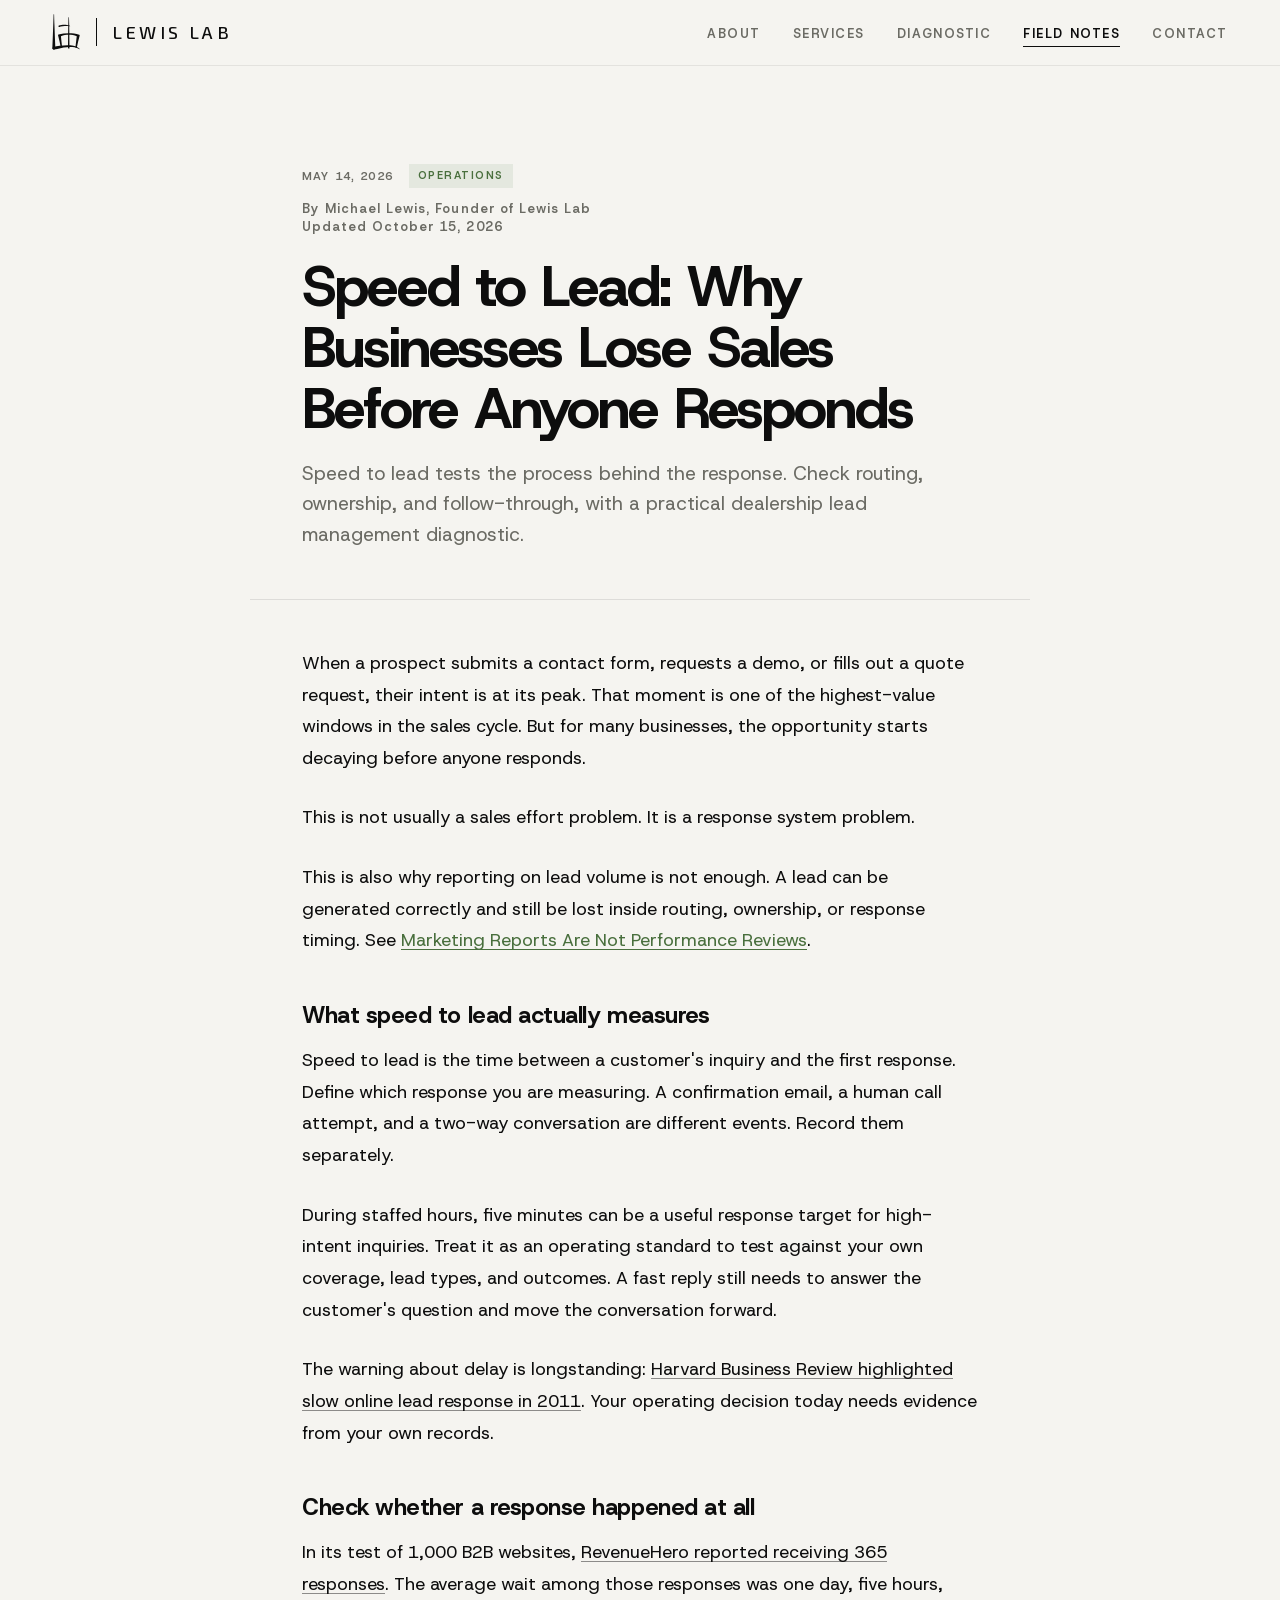
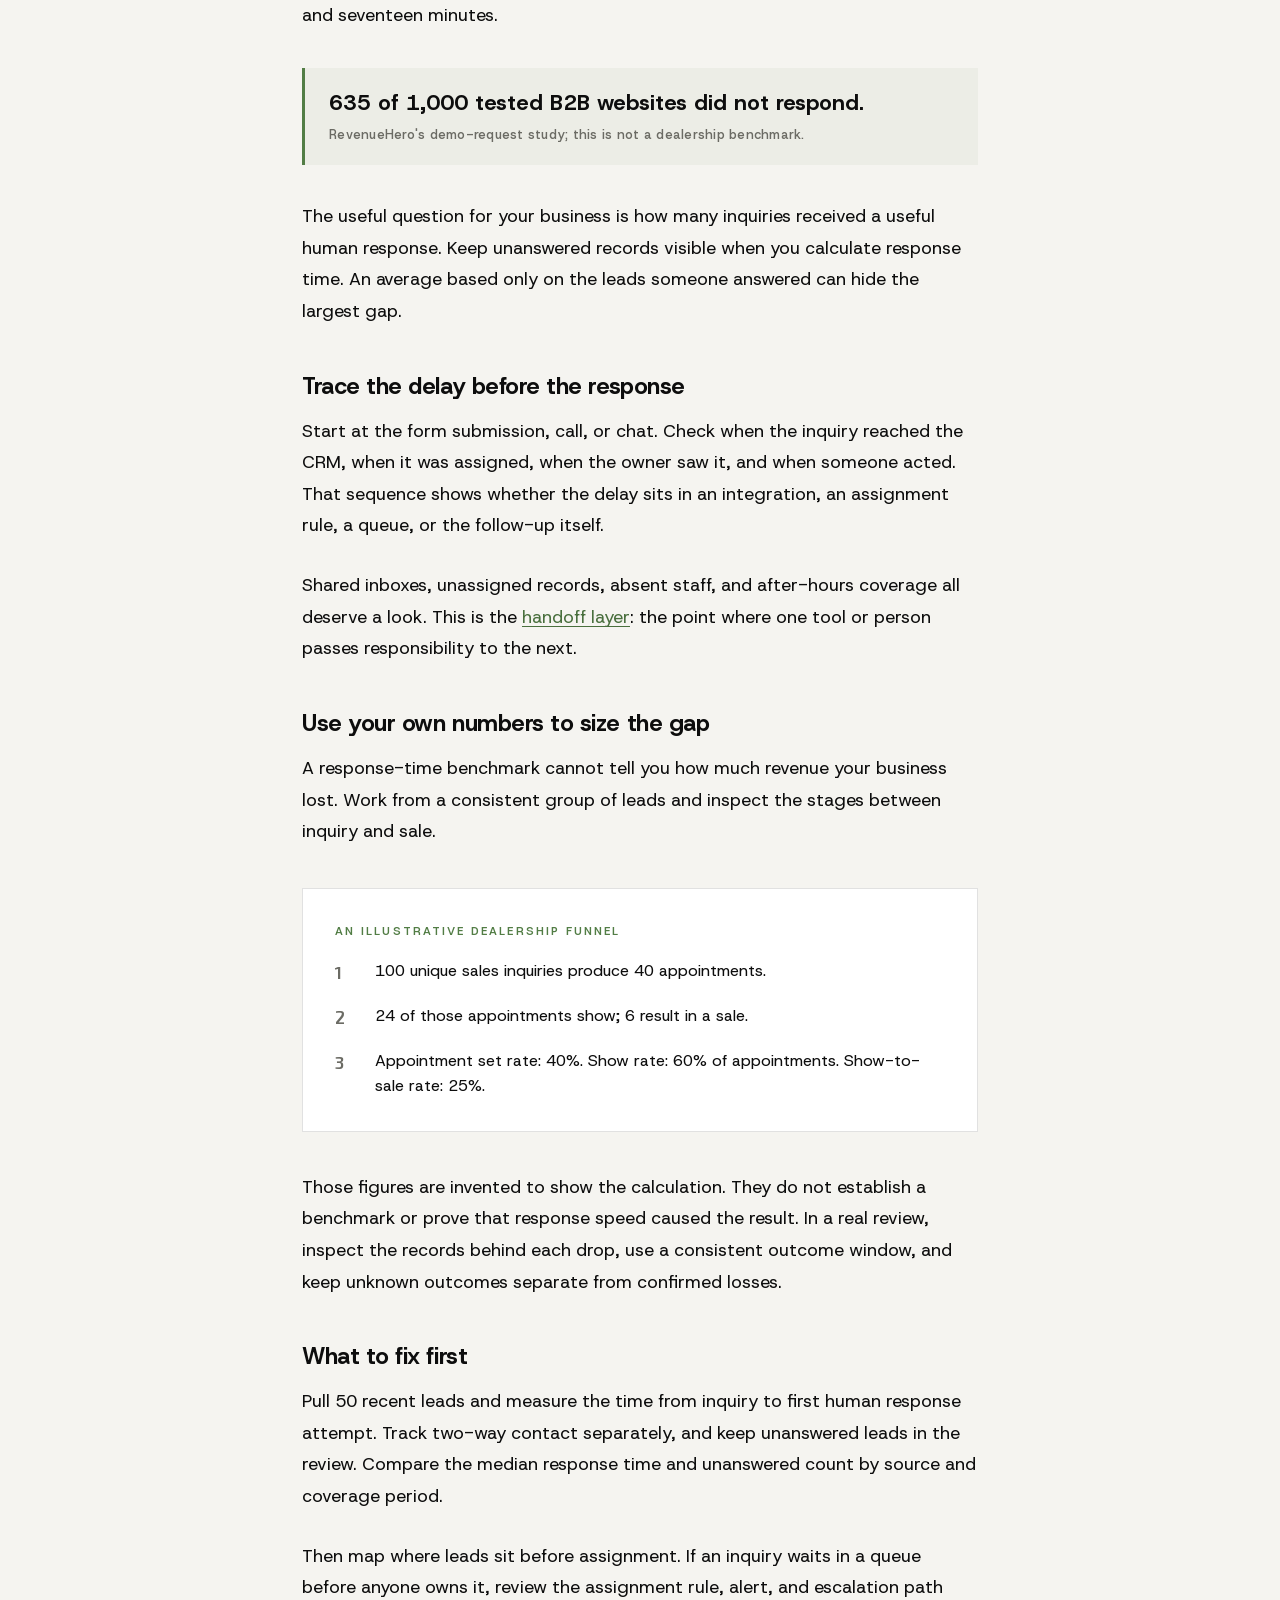
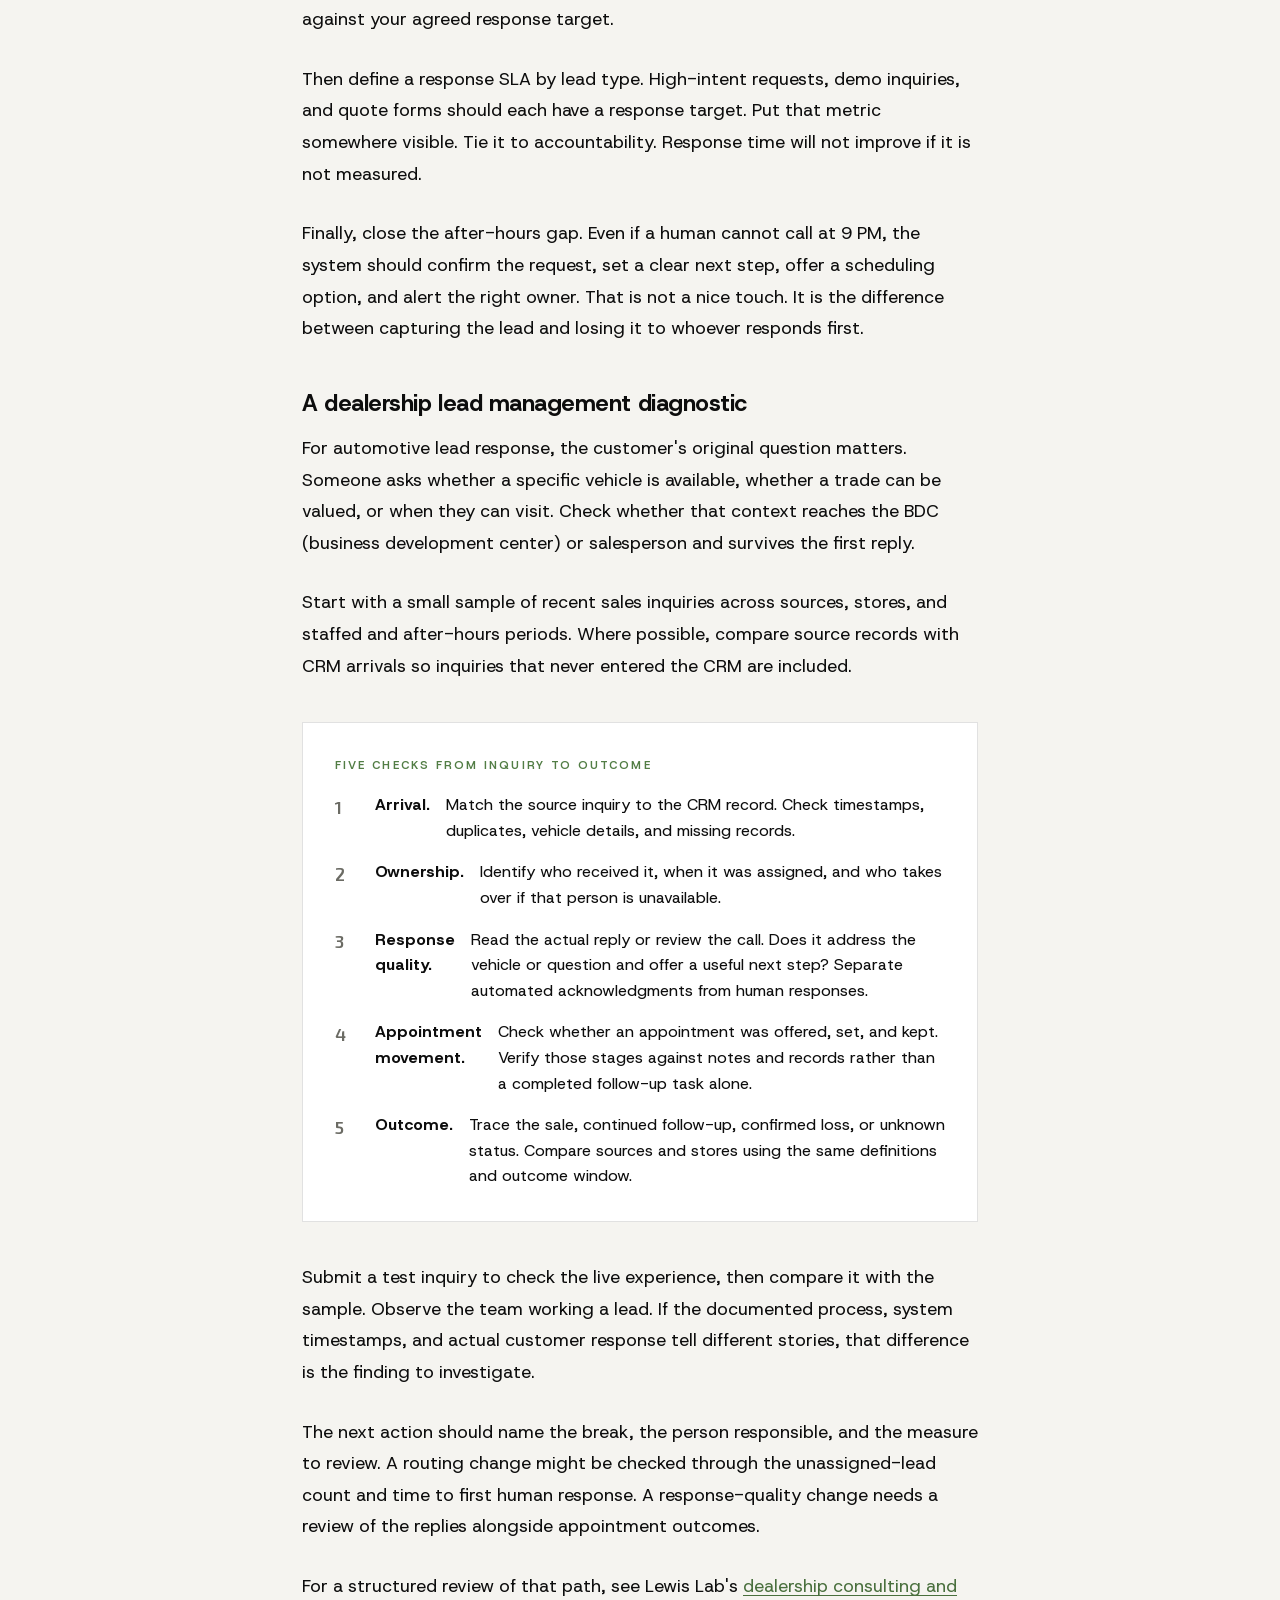
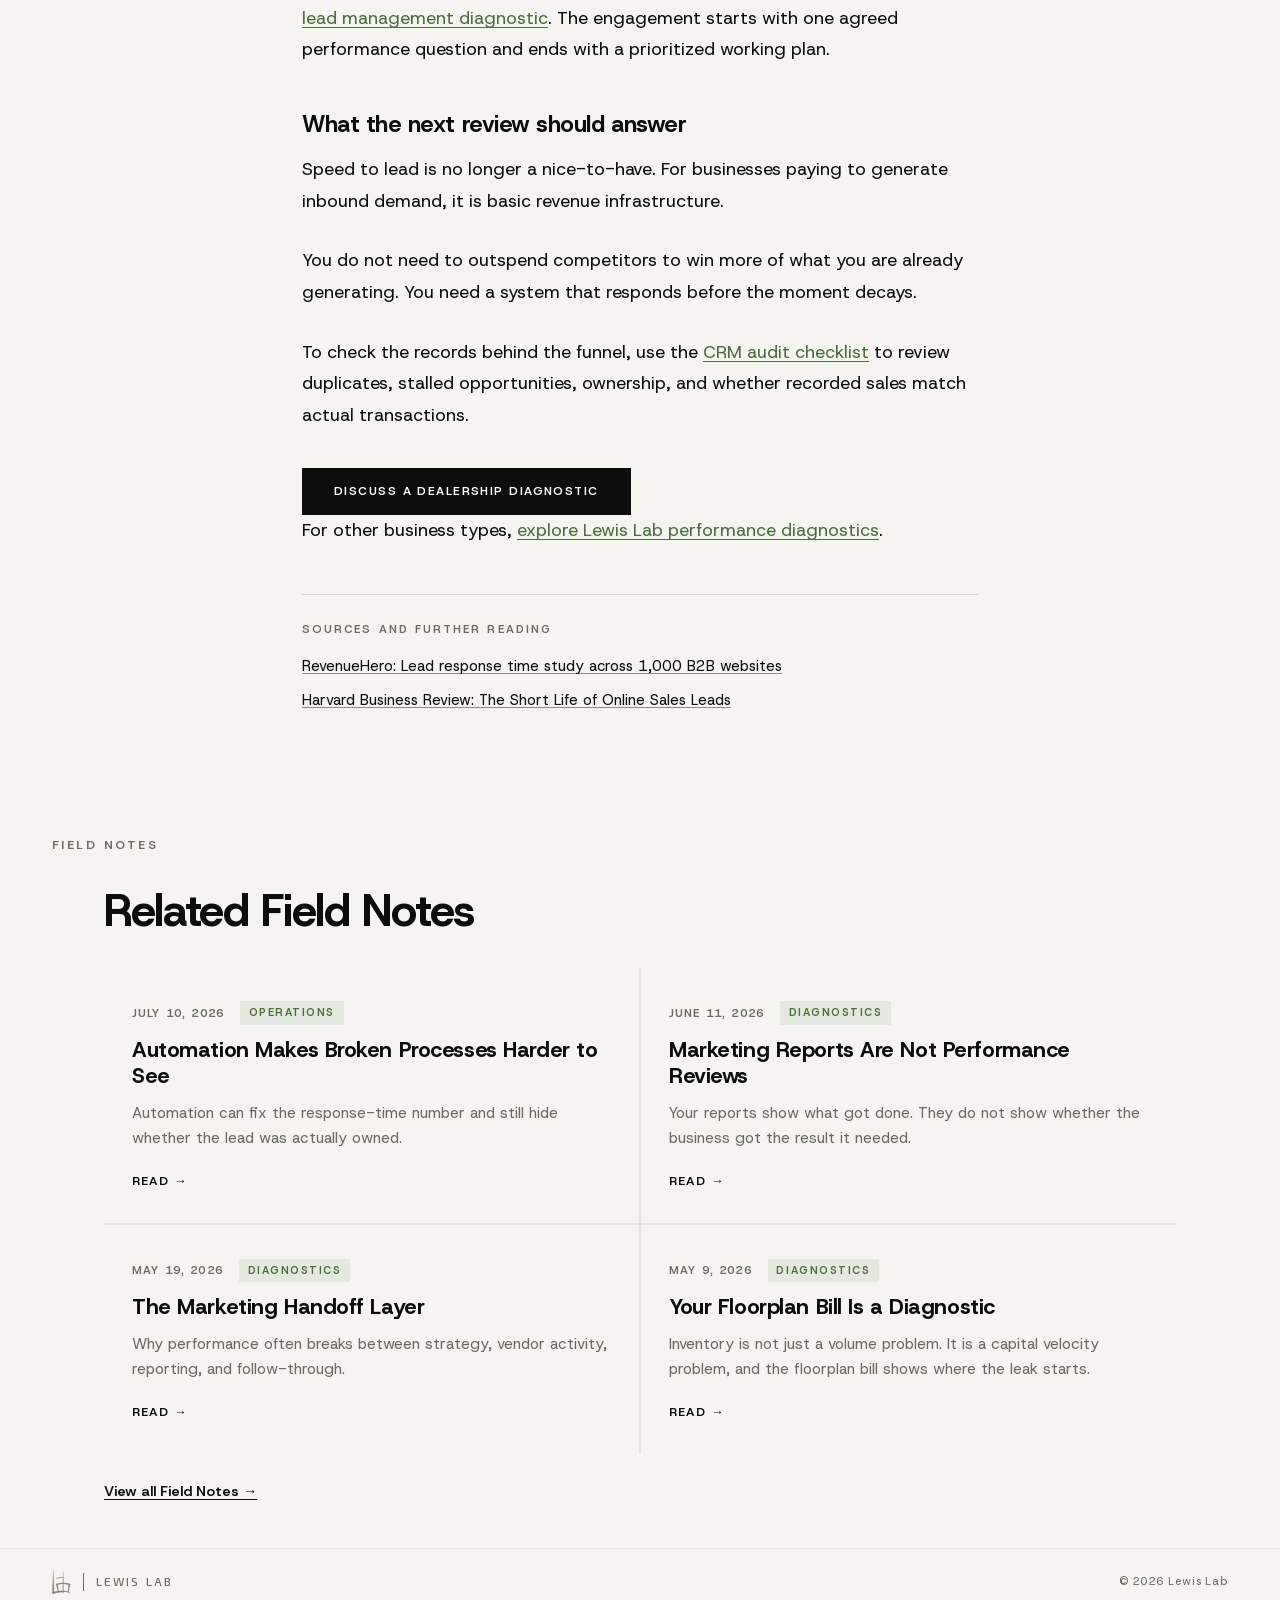
<file: posts/speed-to-lead.html>
<!DOCTYPE html>
<html lang="en">
<head>
<!-- Google tag (gtag.js) -->
<script async src="https://www.googletagmanager.com/gtag/js?id=G-SXWQ0990PC"></script>
<script>
  window.dataLayer = window.dataLayer || [];
  function gtag(){dataLayer.push(arguments);}
  gtag('js', new Date());
  gtag('config', 'G-SXWQ0990PC');
</script>
  <meta charset="UTF-8" />
  <meta name="viewport" content="width=device-width, initial-scale=1.0" />

  <title>Speed to Lead &amp; Dealership Lead Management | Lewis Lab</title>
  <link rel="icon" type="image/png" href="../favicon.png" />
  <link rel="apple-touch-icon" href="../apple-touch-icon.png" />
  <meta name="description" content="Check speed to lead, automotive lead response, and dealership lead management. Trace CRM routing, human responses, appointments, and sales to find the break." />

  <meta property="og:title" content="Speed to Lead: Why Businesses Lose Sales Before Anyone Responds" />
  <meta property="og:description" content="Speed to lead tests the process behind the response. Check routing, ownership, and follow-through, with a practical dealership lead management diagnostic." />
  <meta property="og:type" content="article" />
  <meta property="og:url" content="https://www.lewislab.io/posts/speed-to-lead.html" />
  <meta property="og:site_name" content="Lewis Lab" />
  <meta property="og:image" content="https://www.lewislab.io/og-image.png" />
  <meta property="og:image:width" content="1200" />
  <meta property="og:image:height" content="630" />

  <meta name="twitter:card" content="summary_large_image" />
  <meta name="twitter:title" content="Speed to Lead: Why Businesses Lose Sales Before Anyone Responds" />
  <meta name="twitter:description" content="Speed to lead tests the process behind the response. Check routing, ownership, and follow-through, with a practical dealership lead management diagnostic." />
  <meta name="twitter:image" content="https://www.lewislab.io/og-image.png" />

  <link rel="canonical" href="https://www.lewislab.io/posts/speed-to-lead.html" />
  <meta property="article:published_time" content="2026-05-14" />
  <meta property="article:modified_time" content="2026-10-15" />
  <meta property="article:section" content="Operations" />

  <link rel="preload" href="/assets/fonts/host-grotesk-latin-v5.woff2" as="font" type="font/woff2" crossorigin />
  <link rel="stylesheet" href="../styles.css?v=20261015" />

  <!-- No page-specific CSS needed: all post template styles are in styles.css -->

  <script type="application/ld+json">
  {
    "@context": "https://schema.org",
    "@graph": [
      {
        "@type": "BlogPosting",
        "@id": "https://www.lewislab.io/posts/speed-to-lead.html#article",
        "headline": "Speed to Lead: Why Businesses Lose Sales Before Anyone Responds",
        "description": "Check speed to lead, automotive lead response, and dealership lead management. Trace CRM routing, human responses, appointments, and sales to find the break.",
        "url": "https://www.lewislab.io/posts/speed-to-lead.html",
        "image": "https://www.lewislab.io/og-image.png",
        "datePublished": "2026-05-14",
        "dateModified": "2026-10-15",
        "articleSection": "Operations",
        "keywords": ["speed to lead", "lead response time", "sales operations", "lead management", "inbound leads", "automotive lead response", "dealership lead management"],
        "author": {
          "@type": "Person",
          "@id": "https://www.lewislab.io/#michael-lewis",
          "name": "Michael Lewis",
          "jobTitle": "Founder",
          "worksFor": {
            "@id": "https://www.lewislab.io/#organization"
          }
        },
        "publisher": {
          "@type": "Organization",
          "@id": "https://www.lewislab.io/#organization",
          "name": "Lewis Lab",
          "url": "https://www.lewislab.io/",
          "logo": {
            "@type": "ImageObject",
            "url": "https://www.lewislab.io/og-image.png"
          }
        },
        "isPartOf": {
          "@type": "Blog",
          "name": "Field Notes",
          "url": "https://www.lewislab.io/blog.html"
        },
        "mainEntityOfPage": {
          "@type": "WebPage",
          "@id": "https://www.lewislab.io/posts/speed-to-lead.html"
        }
      },
      {
        "@type": "BreadcrumbList",
        "itemListElement": [
          {
            "@type": "ListItem",
            "position": 1,
            "name": "Lewis Lab",
            "item": "https://www.lewislab.io/"
          },
          {
            "@type": "ListItem",
            "position": 2,
            "name": "Field Notes",
            "item": "https://www.lewislab.io/blog.html"
          },
          {
            "@type": "ListItem",
            "position": 3,
            "name": "Speed to Lead: Why Businesses Lose Sales Before Anyone Responds",
            "item": "https://www.lewislab.io/posts/speed-to-lead.html"
          }
        ]
      }
    ]
  }
  </script>
  <script src="/site-motion.js" defer></script>
</head>
<body>
  <a class="skip-link" href="#main-content">Skip to content</a>

  <nav aria-label="Primary navigation">
    <a class="nav-logo" href="/">
      <svg class="nav-logo-mark" viewBox="0 0 543.88 699.28" xmlns="http://www.w3.org/2000/svg" aria-hidden="true">
        <path fill="#0D0D0D" d="M6.74,660.85c7.02-159.58,13.14-327.38,18.73-486.98,1.42-40.33,4.12-121.96,5.39-162.32.09-2.71,2.36-4.84,5.07-4.75,2.6.09,4.66,2.19,4.75,4.75,1.85,58.76,4.8,144.44,6.83,202.91,4.75,131.63,9.98,274.19,15.64,405.82l1.77,40.58c.7,16.07-11.75,29.66-27.82,30.37-16.96.84-31.19-13.41-30.37-30.37Z"/>
        <path fill="#0D0D0D" d="M314.56,666.42c-2.31-2.74-3.53-6.23-3.49-9.82,1.98-178.8,2.15-376.42,8.24-554.04.39-12.36.84-24.72,1.33-37.08.09-2.35,1.86-4.4,4.21-4.6,2.69-.23,4.92,1.85,5.02,4.41.49,12.42.94,24.85,1.34,37.27,4.48,129.96,5.91,279.08,6.86,410.02l1.44,149.1c-.47,17.13-13.09,18.83-24.96,4.74Z"/>
        <path fill="#0D0D0D" d="M454.91,651.13c4.17,1.43,19.13,5.58,24.47,7.25,1.86.59,1.94-.93,2.38-2.91,15.63-75.5,30.93-151.11,52.84-225.08,1.1-3.63,2.43-6.85,3.34-9.95,2.29-7.8-2.1-16.02-9.85-18.46-127.93-40.3-273.09-36.7-402.8-4.19-9.32,3.27-9.6,12.77-6.62,21.06,23.02,77.64,36,158.34,52.92,237.06,7.51-1.54,20.65-5.49,25.8-7.02-4.83-43.93-22.15-205.22-23.39-216.38,96.71-36.62,209.86-37.64,306.86,1.56l-25.94,217.06Z"/>
        <path fill="#0D0D0D" d="M133.89,224.09c51.72-19.11,148.16-22.55,199.22-1.15l3.2,1.41c.53.24,1.06.46,1.58.72,1.38.72,3.26,1.65,4.64,2.4,1.43.89,4.52,2.61,5.89,3.69.94.67,1.88,1.34,2.79,2.02,3.82,2.96.09,8.26-4.67,6.59l-.3-.11c-15.37-5.71-32.43-7.42-49.44-8.24-17.05-.73-34.29-.34-51.42.97-25.59,2-50.8,5.64-75.42,11.7-7.84,1.93-15.56,4.22-23.11,6.87-20.92,7.03-33.4-18.68-12.97-26.87Z"/>
        <path fill="#0D0D0D" d="M28.8,639.12c121.17-28.14,377.55-59.78,481.75,14.68,9.03,6.62,17.29,14.46,23.92,23.44,1.69,2.3,1.5,5.62-.74,7.39-1.87,1.48-4.41,1.45-6.23.14-6.47-4.85-13.12-9.12-20.2-12.92-65.83-33.13-146.59-31.24-218.57-25.84-41.72,3.54-83.27,9.57-124.44,17.19-41.07,7.69-81.96,16.79-122.2,27.91-14.28,4.01-29.11-4.34-33.1-18.62-4.14-14.68,4.94-29.97,19.8-33.37Z"/>
      </svg>
      <div class="nav-logo-divider"></div>
      <span class="nav-logo-text">Lewis Lab</span>
    </a>

    <ul class="nav-links">
      <li class="mobile-hide"><a href="/#about">About</a></li>
      <li><a href="../services.html">Services</a></li>
      <li><a href="../diagnostic.html">Diagnostic</a></li>
      <li><a href="../blog.html" aria-current="true">Field Notes</a></li>
      <li><a href="/#contact">Contact</a></li>
    </ul>
  </nav>

  <main id="main-content" tabindex="-1">
    <a class="back-link" href="../blog.html">&larr; Field Notes</a>

    <header class="post-header">
      <div class="post-meta">
        <time datetime="2026-05-14">May 14, 2026</time>
        <span class="post-category">Operations</span>
      </div>
      <p class="post-author">By Michael Lewis, Founder of Lewis Lab<br>Updated <time datetime="2026-10-15">October 15, 2026</time></p>
      <h1 class="post-title">Speed to Lead: Why Businesses Lose Sales Before Anyone Responds</h1>
      <p class="post-dek">Speed to lead tests the process behind the response. Check routing, ownership, and follow-through, with a practical dealership lead management diagnostic.</p>
    </header>

    <hr class="post-rule" />

    <article class="post-body">

      <p>When a prospect submits a contact form, requests a demo, or fills out a quote request, their intent is at its peak. That moment is one of the highest-value windows in the sales cycle. But for many businesses, the opportunity starts decaying before anyone responds.</p>

      <p>This is not usually a sales effort problem. It is a response system problem.</p>

      <p>This is also why reporting on lead volume is not enough. A lead can be generated correctly and still be lost inside routing, ownership, or response timing. See <a href="marketing-reports-are-not-performance-reviews.html">Marketing Reports Are Not Performance Reviews</a>.</p>

      <h2>What speed to lead actually measures</h2>

      <p>Speed to lead is the time between a customer's inquiry and the first response. Define which response you are measuring. A confirmation email, a human call attempt, and a two-way conversation are different events. Record them separately.</p>

      <p>During staffed hours, five minutes can be a useful response target for high-intent inquiries. Treat it as an operating standard to test against your own coverage, lead types, and outcomes. A fast reply still needs to answer the customer's question and move the conversation forward.</p>

      <p>The warning about delay is longstanding: <a href="https://hbr.org/2011/03/the-short-life-of-online-sales-leads" target="_blank" rel="noopener noreferrer">Harvard Business Review highlighted slow online lead response in 2011</a>. Your operating decision today needs evidence from your own records.</p>

      <h2>Check whether a response happened at all</h2>

      <p>In its test of 1,000 B2B websites, <a href="https://www.revenuehero.io/blog/lead-response-time" target="_blank" rel="noopener noreferrer">RevenueHero reported receiving 365 responses</a>. The average wait among those responses was one day, five hours, and seventeen minutes.</p>

      <div class="stat-callout">
        <p>635 of 1,000 tested B2B websites did not respond.</p>
        <span class="callout-source">RevenueHero's demo-request study; this is not a dealership benchmark.</span>
      </div>

      <p>The useful question for your business is how many inquiries received a useful human response. Keep unanswered records visible when you calculate response time. An average based only on the leads someone answered can hide the largest gap.</p>

      <h2>Trace the delay before the response</h2>

      <p>Start at the form submission, call, or chat. Check when the inquiry reached the CRM, when it was assigned, when the owner saw it, and when someone acted. That sequence shows whether the delay sits in an integration, an assignment rule, a queue, or the follow-up itself.</p>

      <p>Shared inboxes, unassigned records, absent staff, and after-hours coverage all deserve a look. This is the <a href="marketing-handoff-layer.html">handoff layer</a>: the point where one tool or person passes responsibility to the next.</p>

      <h2>Use your own numbers to size the gap</h2>

      <p>A response-time benchmark cannot tell you how much revenue your business lost. Work from a consistent group of leads and inspect the stages between inquiry and sale.</p>

      <div class="diagnostic-box">
        <p class="box-label">An illustrative dealership funnel</p>
        <ol>
          <li>100 unique sales inquiries produce 40 appointments.</li>
          <li>24 of those appointments show; 6 result in a sale.</li>
          <li>Appointment set rate: 40%. Show rate: 60% of appointments. Show-to-sale rate: 25%.</li>
        </ol>
      </div>

      <p>Those figures are invented to show the calculation. They do not establish a benchmark or prove that response speed caused the result. In a real review, inspect the records behind each drop, use a consistent outcome window, and keep unknown outcomes separate from confirmed losses.</p>

      <h2>What to fix first</h2>

      <p>Pull 50 recent leads and measure the time from inquiry to first human response attempt. Track two-way contact separately, and keep unanswered leads in the review. Compare the median response time and unanswered count by source and coverage period.</p>

      <p>Then map where leads sit before assignment. If an inquiry waits in a queue before anyone owns it, review the assignment rule, alert, and escalation path against your agreed response target.</p>

      <p>Then define a response SLA by lead type. High-intent requests, demo inquiries, and quote forms should each have a response target. Put that metric somewhere visible. Tie it to accountability. Response time will not improve if it is not measured.</p>

      <p>Finally, close the after-hours gap. Even if a human cannot call at 9 PM, the system should confirm the request, set a clear next step, offer a scheduling option, and alert the right owner. That is not a nice touch. It is the difference between capturing the lead and losing it to whoever responds first.</p>

      <h2 id="dealership-lead-management">A dealership lead management diagnostic</h2>

      <p>For automotive lead response, the customer's original question matters. Someone asks whether a specific vehicle is available, whether a trade can be valued, or when they can visit. Check whether that context reaches the BDC (business development center) or salesperson and survives the first reply.</p>

      <p>Start with a small sample of recent sales inquiries across sources, stores, and staffed and after-hours periods. Where possible, compare source records with CRM arrivals so inquiries that never entered the CRM are included.</p>

      <div class="diagnostic-box">
        <p class="box-label">Five checks from inquiry to outcome</p>
        <ol>
          <li><strong>Arrival.</strong> Match the source inquiry to the CRM record. Check timestamps, duplicates, vehicle details, and missing records.</li>
          <li><strong>Ownership.</strong> Identify who received it, when it was assigned, and who takes over if that person is unavailable.</li>
          <li><strong>Response quality.</strong> Read the actual reply or review the call. Does it address the vehicle or question and offer a useful next step? Separate automated acknowledgments from human responses.</li>
          <li><strong>Appointment movement.</strong> Check whether an appointment was offered, set, and kept. Verify those stages against notes and records rather than a completed follow-up task alone.</li>
          <li><strong>Outcome.</strong> Trace the sale, continued follow-up, confirmed loss, or unknown status. Compare sources and stores using the same definitions and outcome window.</li>
        </ol>
      </div>

      <p>Submit a test inquiry to check the live experience, then compare it with the sample. Observe the team working a lead. If the documented process, system timestamps, and actual customer response tell different stories, that difference is the finding to investigate.</p>

      <p>The next action should name the break, the person responsible, and the measure to review. A routing change might be checked through the unassigned-lead count and time to first human response. A response-quality change needs a review of the replies alongside appointment outcomes.</p>

      <p>For a structured review of that path, see Lewis Lab's <a href="../dealership-consulting.html">dealership consulting and lead management diagnostic</a>. The engagement starts with one agreed performance question and ends with a prioritized working plan.</p>

      <h2>What the next review should answer</h2>

      <p>Speed to lead is no longer a nice-to-have. For businesses paying to generate inbound demand, it is basic revenue infrastructure.</p>

      <p>You do not need to outspend competitors to win more of what you are already generating. You need a system that responds before the moment decays.</p>

      <p>To check the records behind the funnel, use the <a href="crm-audit-checklist.html">CRM audit checklist</a> to review duplicates, stalled opportunities, ownership, and whether recorded sales match actual transactions.</p>

      <a class="post-cta" href="../dealership-consulting.html#contact">Discuss a Dealership Diagnostic</a>
      <p>For other business types, <a href="../services.html">explore Lewis Lab performance diagnostics</a>.</p>

      <div class="source-note">
        <p class="source-label">Sources and further reading</p>
        <ul>
          <li><a href="https://www.revenuehero.io/blog/lead-response-time" target="_blank" rel="noopener noreferrer">RevenueHero: Lead response time study across 1,000 B2B websites</a></li>
          <li><a href="https://hbr.org/2011/03/the-short-life-of-online-sales-leads" target="_blank" rel="noopener noreferrer">Harvard Business Review: The Short Life of Online Sales Leads</a></li>

        </ul>
      </div>

    </article>
    <section class="section" aria-labelledby="related-notes-heading">
      <p class="section-label">Field Notes</p>
      <div class="ll-container">
        <h2 class="field-notes-heading" id="related-notes-heading">Related Field Notes</h2>
        <div class="post-grid">
          <article class="post-card reveal">
            <a class="post-card-inner" href="/posts/automation-makes-broken-processes-harder-to-see.html">
              <div class="post-meta">
                <time datetime="2026-07-10">July 10, 2026</time>
                <span class="post-category">Operations</span>
              </div>
              <h3 class="post-title">Automation Makes Broken Processes Harder to See</h3>
              <p class="post-excerpt">Automation can fix the response-time number and still hide whether the lead was actually owned.</p>
              <span class="post-read-more" aria-hidden="true">Read &rarr;</span>
            </a>
          </article>
          <article class="post-card reveal">
            <a class="post-card-inner" href="/posts/marketing-reports-are-not-performance-reviews.html">
              <div class="post-meta">
                <time datetime="2026-06-11">June 11, 2026</time>
                <span class="post-category">Diagnostics</span>
              </div>
              <h3 class="post-title">Marketing Reports Are Not Performance Reviews</h3>
              <p class="post-excerpt">Your reports show what got done. They do not show whether the business got the result it needed.</p>
              <span class="post-read-more" aria-hidden="true">Read &rarr;</span>
            </a>
          </article>
          <article class="post-card reveal">
            <a class="post-card-inner" href="/posts/marketing-handoff-layer.html">
              <div class="post-meta">
                <time datetime="2026-05-19">May 19, 2026</time>
                <span class="post-category">Diagnostics</span>
              </div>
              <h3 class="post-title">The Marketing Handoff Layer</h3>
              <p class="post-excerpt">Why performance often breaks between strategy, vendor activity, reporting, and follow-through.</p>
              <span class="post-read-more" aria-hidden="true">Read &rarr;</span>
            </a>
          </article>
          <article class="post-card reveal">
            <a class="post-card-inner" href="/posts/your-floorplan-bill-is-a-diagnostic.html">
              <div class="post-meta">
                <time datetime="2026-05-09">May 9, 2026</time>
                <span class="post-category">Diagnostics</span>
              </div>
              <h3 class="post-title">Your Floorplan Bill Is a Diagnostic</h3>
              <p class="post-excerpt">Inventory is not just a volume problem. It is a capital velocity problem, and the floorplan bill shows where the leak starts.</p>
              <span class="post-read-more" aria-hidden="true">Read &rarr;</span>
            </a>
          </article>
        </div>
        <p class="field-notes-cta-wrap"><a class="field-notes-cta" href="/blog.html">View all Field Notes &rarr;</a></p>
      </div>
    </section>
  </main>

  <footer>
    <div class="footer-logo">
      <svg class="footer-logo-mark" viewBox="0 0 543.88 699.28" xmlns="http://www.w3.org/2000/svg" aria-hidden="true">
        <path fill="#888880" d="M6.74,660.85c7.02-159.58,13.14-327.38,18.73-486.98,1.42-40.33,4.12-121.96,5.39-162.32.09-2.71,2.36-4.84,5.07-4.75,2.6.09,4.66,2.19,4.75,4.75,1.85,58.76,4.8,144.44,6.83,202.91,4.75,131.63,9.98,274.19,15.64,405.82l1.77,40.58c.7,16.07-11.75,29.66-27.82,30.37-16.96.84-31.19-13.41-30.37-30.37Z"/>
        <path fill="#888880" d="M314.56,666.42c-2.31-2.74-3.53-6.23-3.49-9.82,1.98-178.8,2.15-376.42,8.24-554.04.39-12.36.84-24.72,1.33-37.08.09-2.35,1.86-4.4,4.21-4.6,2.69-.23,4.92,1.85,5.02,4.41.49,12.42.94,24.85,1.34,37.27,4.48,129.96,5.91,279.08,6.86,410.02l1.44,149.1c-.47,17.13-13.09,18.83-24.96,4.74Z"/>
        <path fill="#888880" d="M454.91,651.13c4.17,1.43,19.13,5.58,24.47,7.25,1.86.59,1.94-.93,2.38-2.91,15.63-75.5,30.93-151.11,52.84-225.08,1.1-3.63,2.43-6.85,3.34-9.95,2.29-7.8-2.1-16.02-9.85-18.46-127.93-40.3-273.09-36.7-402.8-4.19-9.32,3.27-9.6,12.77-6.62,21.06,23.02,77.64,36,158.34,52.92,237.06,7.51-1.54,20.65-5.49,25.8-7.02-4.83-43.93-22.15-205.22-23.39-216.38,96.71-36.62,209.86-37.64,306.86,1.56l-25.94,217.06Z"/>
        <path fill="#888880" d="M133.89,224.09c51.72-19.11,148.16-22.55,199.22-1.15l3.2,1.41c.53.24,1.06.46,1.58.72,1.38.72,3.26,1.65,4.64,2.4,1.43.89,4.52,2.61,5.89,3.69.94.67,1.88,1.34,2.79,2.02,3.82,2.96.09,8.26-4.67,6.59l-.3-.11c-15.37-5.71-32.43-7.42-49.44-8.24-17.05-.73-34.29-.34-51.42.97-25.59,2-50.8,5.64-75.42,11.7-7.84,1.93-15.56,4.22-23.11,6.87-20.92,7.03-33.4-18.68-12.97-26.87Z"/>
        <path fill="#888880" d="M28.8,639.12c121.17-28.14,377.55-59.78,481.75,14.68,9.03,6.62,17.29,14.46,23.92,23.44,1.69,2.3,1.5,5.62-.74,7.39-1.87,1.48-4.41,1.45-6.23.14-6.47-4.85-13.12-9.12-20.2-12.92-65.83-33.13-146.59-31.24-218.57-25.84-41.72,3.54-83.27,9.57-124.44,17.19-41.07,7.69-81.96,16.79-122.2,27.91-14.28,4.01-29.11-4.34-33.1-18.62-4.14-14.68,4.94-29.97,19.8-33.37Z"/>
      </svg>
      <div class="footer-logo-divider"></div>
      <span class="footer-logo-text">Lewis Lab</span>
    </div>
    <span>&copy; 2026 Lewis Lab</span>
  </footer>

</body>
</html>
</file>
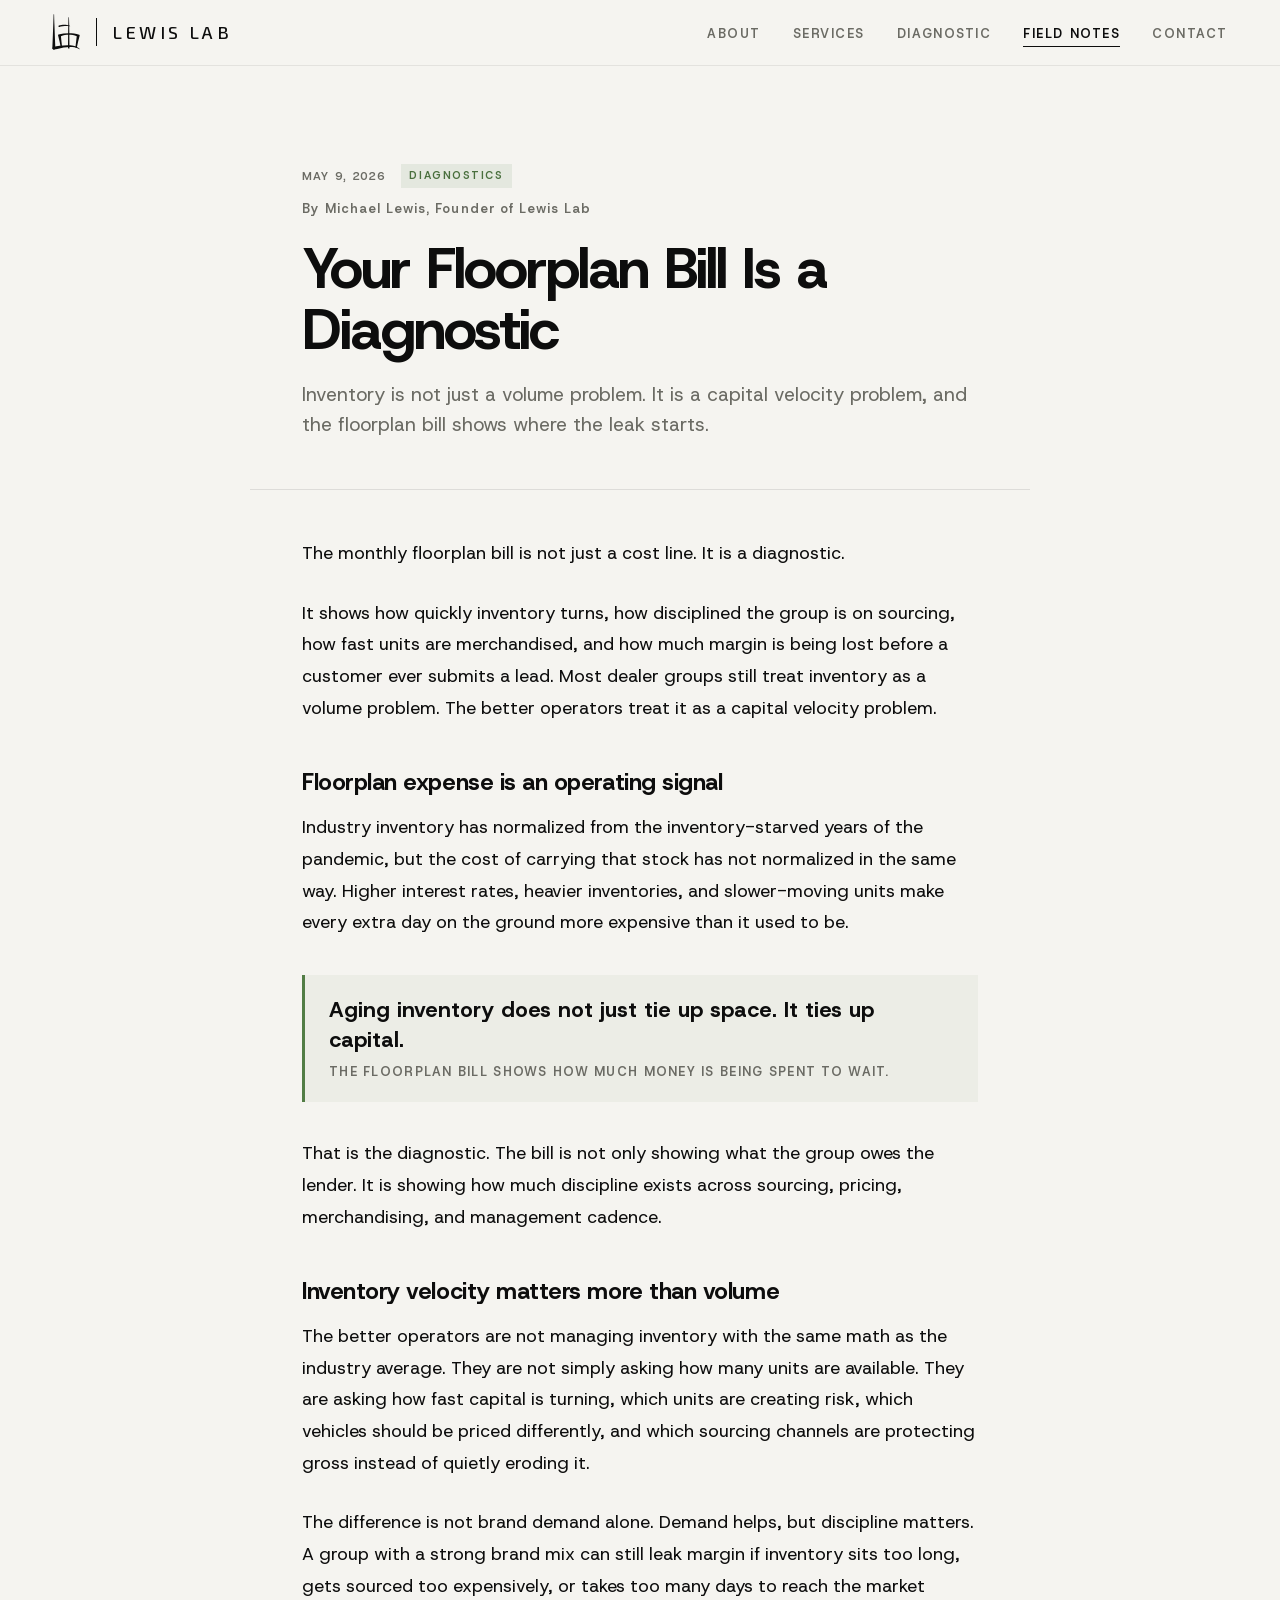
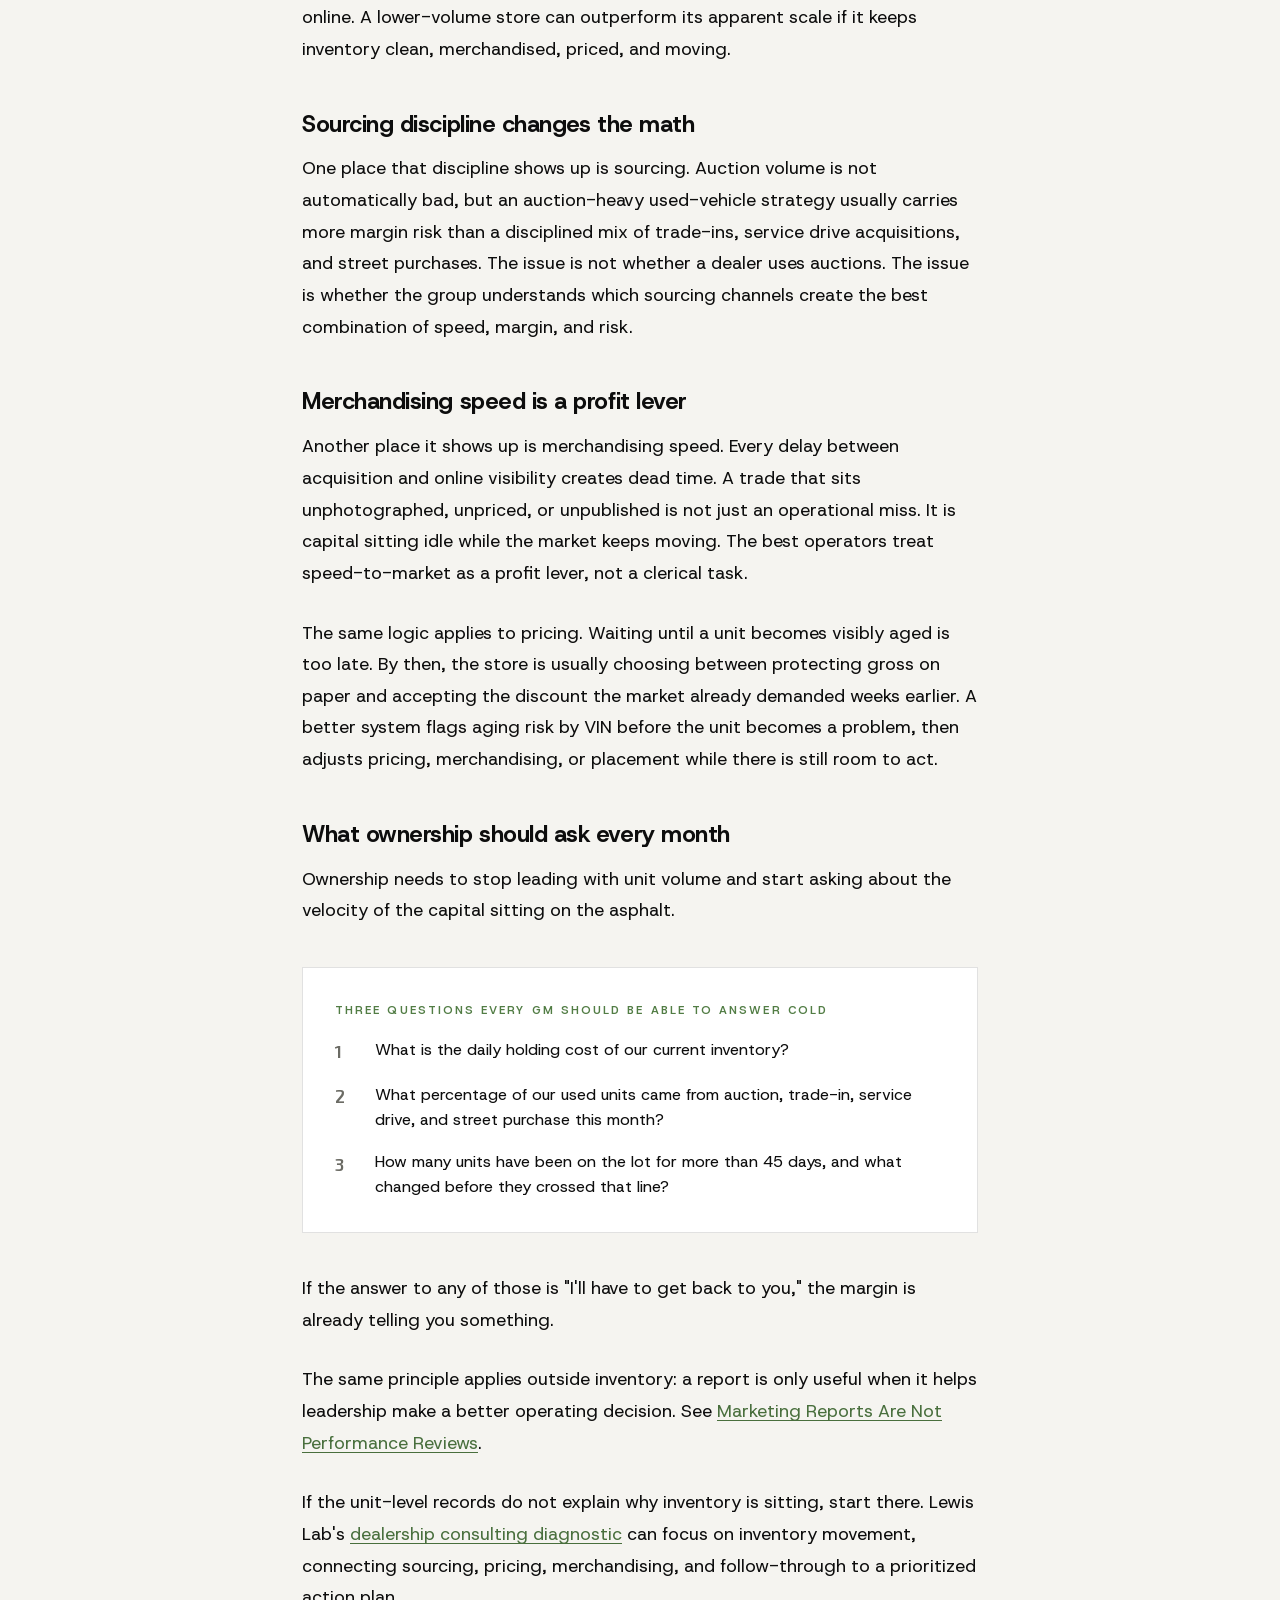
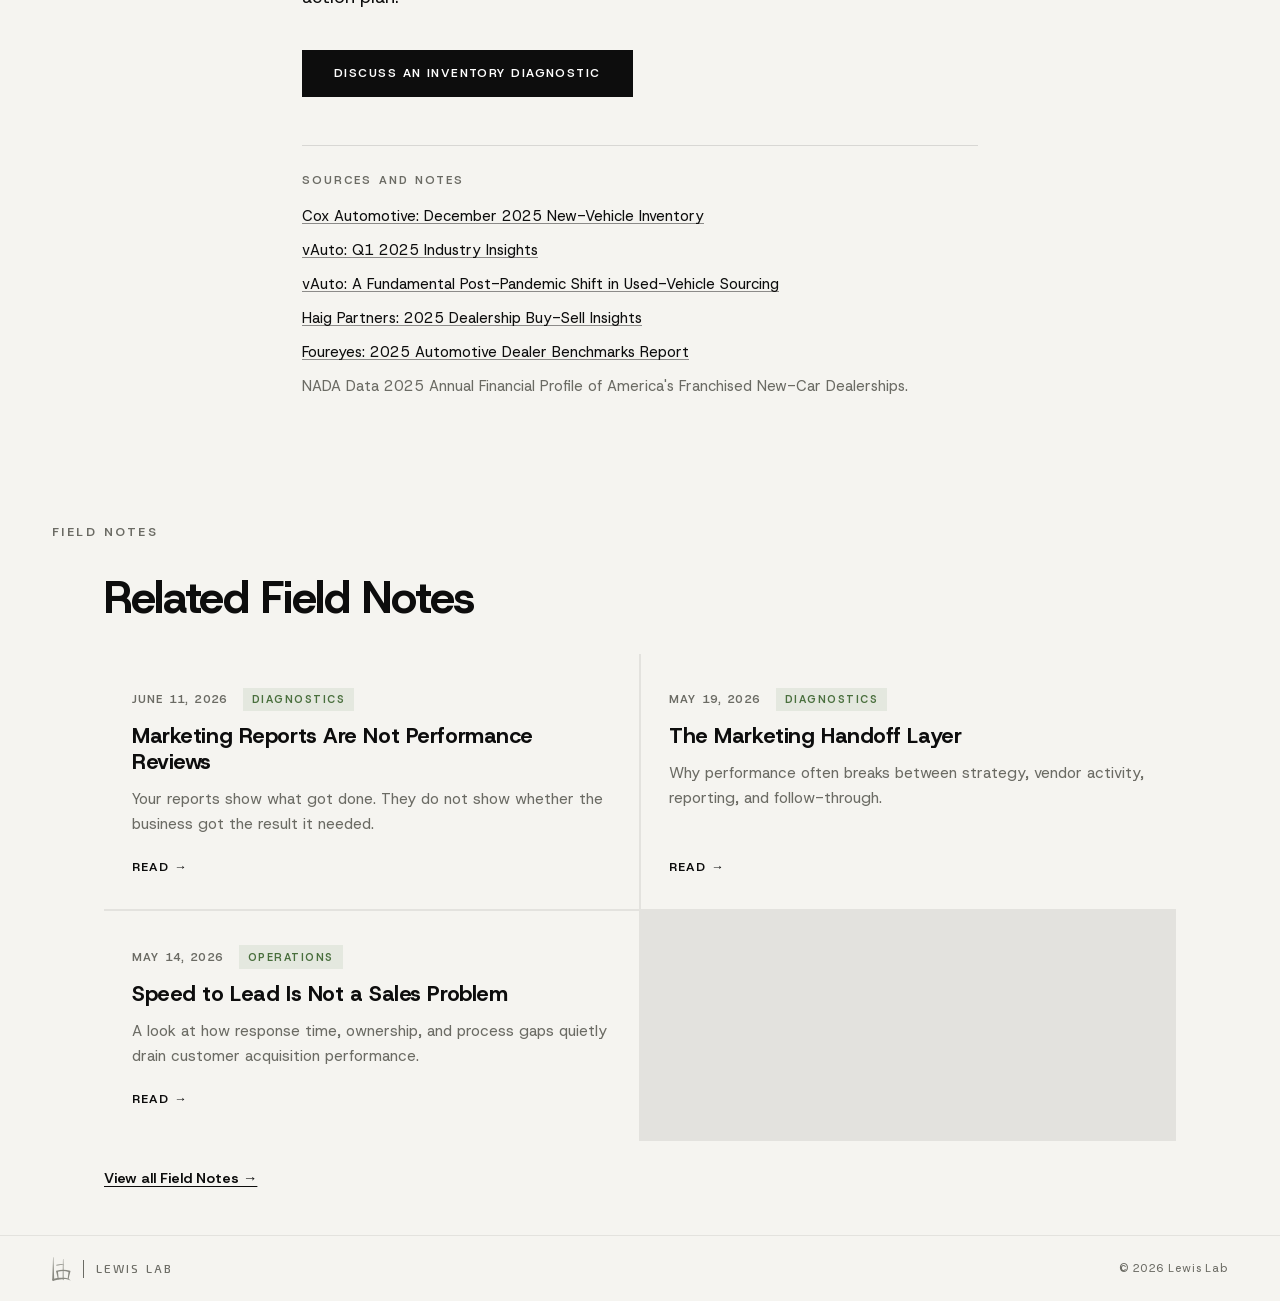
<file: posts/your-floorplan-bill-is-a-diagnostic.html>
<!DOCTYPE html>
<html lang="en">
<head>
<!-- Google tag (gtag.js) -->
<script async src="https://www.googletagmanager.com/gtag/js?id=G-SXWQ0990PC"></script>
<script>
  window.dataLayer = window.dataLayer || [];
  function gtag(){dataLayer.push(arguments);}
  gtag('js', new Date());
  gtag('config', 'G-SXWQ0990PC');
</script>
  <meta charset="UTF-8" />
  <meta name="viewport" content="width=device-width, initial-scale=1.0" />

  <title>Dealership Floorplan Expense Is an Inventory Diagnostic | Lewis Lab</title>
  <link rel="icon" type="image/png" href="../favicon.png" />
  <link rel="apple-touch-icon" href="../apple-touch-icon.png" />
  <meta name="description" content="Dealership floorplan expense reveals more than financing cost. It shows inventory velocity, sourcing discipline, merchandising speed, and margin risk across the group." />

  <meta property="og:title" content="Your Floorplan Bill Is a Diagnostic" />
  <meta property="og:description" content="Inventory is not just a volume problem. It is a capital velocity problem, and the floorplan bill shows where the leak starts." />
  <meta property="og:type" content="article" />
  <meta property="og:url" content="https://www.lewislab.io/posts/your-floorplan-bill-is-a-diagnostic.html" />
  <meta property="og:site_name" content="Lewis Lab" />
  <meta property="og:image" content="https://www.lewislab.io/og-image.png" />
  <meta property="og:image:width" content="1200" />
  <meta property="og:image:height" content="630" />

  <meta name="twitter:card" content="summary_large_image" />
  <meta name="twitter:title" content="Your Floorplan Bill Is a Diagnostic" />
  <meta name="twitter:description" content="Inventory is not just a volume problem. It is a capital velocity problem, and the floorplan bill shows where the leak starts." />
  <meta name="twitter:image" content="https://www.lewislab.io/og-image.png" />

  <link rel="canonical" href="https://www.lewislab.io/posts/your-floorplan-bill-is-a-diagnostic.html" />
  <meta property="article:published_time" content="2026-05-09" />
  <meta property="article:modified_time" content="2026-10-15" />
  <meta property="article:section" content="Diagnostics" />

  <link rel="preload" href="/assets/fonts/host-grotesk-latin-v5.woff2" as="font" type="font/woff2" crossorigin />
  <link rel="stylesheet" href="../styles.css?v=20261015" />

  <!-- No page-specific CSS needed: all post template styles are in styles.css -->

  <script type="application/ld+json">
  {
    "@context": "https://schema.org",
    "@graph": [
      {
        "@type": "BlogPosting",
        "@id": "https://www.lewislab.io/posts/your-floorplan-bill-is-a-diagnostic.html#article",
        "headline": "Your Floorplan Bill Is a Diagnostic",
        "description": "Dealership floorplan expense reveals more than financing cost. It shows inventory velocity, sourcing discipline, merchandising speed, and margin risk across the group.",
        "url": "https://www.lewislab.io/posts/your-floorplan-bill-is-a-diagnostic.html",
        "image": "https://www.lewislab.io/og-image.png",
        "datePublished": "2026-05-09",
        "dateModified": "2026-10-15",
        "articleSection": "Diagnostics",
        "keywords": ["floorplan expense", "inventory velocity", "dealer group diagnostics", "used vehicle sourcing", "automotive inventory management"],
        "author": {
          "@type": "Person",
          "@id": "https://www.lewislab.io/#michael-lewis",
          "name": "Michael Lewis",
          "jobTitle": "Founder",
          "worksFor": {
            "@id": "https://www.lewislab.io/#organization"
          }
        },
        "publisher": {
          "@type": "Organization",
          "@id": "https://www.lewislab.io/#organization",
          "name": "Lewis Lab",
          "url": "https://www.lewislab.io/",
          "logo": {
            "@type": "ImageObject",
            "url": "https://www.lewislab.io/og-image.png"
          }
        },
        "isPartOf": {
          "@type": "Blog",
          "name": "Field Notes",
          "url": "https://www.lewislab.io/blog.html"
        },
        "mainEntityOfPage": {
          "@type": "WebPage",
          "@id": "https://www.lewislab.io/posts/your-floorplan-bill-is-a-diagnostic.html"
        }
      },
      {
        "@type": "BreadcrumbList",
        "itemListElement": [
          {
            "@type": "ListItem",
            "position": 1,
            "name": "Lewis Lab",
            "item": "https://www.lewislab.io/"
          },
          {
            "@type": "ListItem",
            "position": 2,
            "name": "Field Notes",
            "item": "https://www.lewislab.io/blog.html"
          },
          {
            "@type": "ListItem",
            "position": 3,
            "name": "Your Floorplan Bill Is a Diagnostic",
            "item": "https://www.lewislab.io/posts/your-floorplan-bill-is-a-diagnostic.html"
          }
        ]
      }
    ]
  }
  </script>
  <script src="/site-motion.js" defer></script>
</head>
<body>
  <a class="skip-link" href="#main-content">Skip to content</a>

  <nav aria-label="Primary navigation">
    <a class="nav-logo" href="/">
      <svg class="nav-logo-mark" viewBox="0 0 543.88 699.28" xmlns="http://www.w3.org/2000/svg" aria-hidden="true">
        <path fill="#0D0D0D" d="M6.74,660.85c7.02-159.58,13.14-327.38,18.73-486.98,1.42-40.33,4.12-121.96,5.39-162.32.09-2.71,2.36-4.84,5.07-4.75,2.6.09,4.66,2.19,4.75,4.75,1.85,58.76,4.8,144.44,6.83,202.91,4.75,131.63,9.98,274.19,15.64,405.82l1.77,40.58c.7,16.07-11.75,29.66-27.82,30.37-16.96.84-31.19-13.41-30.37-30.37Z"/>
        <path fill="#0D0D0D" d="M314.56,666.42c-2.31-2.74-3.53-6.23-3.49-9.82,1.98-178.8,2.15-376.42,8.24-554.04.39-12.36.84-24.72,1.33-37.08.09-2.35,1.86-4.4,4.21-4.6,2.69-.23,4.92,1.85,5.02,4.41.49,12.42.94,24.85,1.34,37.27,4.48,129.96,5.91,279.08,6.86,410.02l1.44,149.1c-.47,17.13-13.09,18.83-24.96,4.74Z"/>
        <path fill="#0D0D0D" d="M454.91,651.13c4.17,1.43,19.13,5.58,24.47,7.25,1.86.59,1.94-.93,2.38-2.91,15.63-75.5,30.93-151.11,52.84-225.08,1.1-3.63,2.43-6.85,3.34-9.95,2.29-7.8-2.1-16.02-9.85-18.46-127.93-40.3-273.09-36.7-402.8-4.19-9.32,3.27-9.6,12.77-6.62,21.06,23.02,77.64,36,158.34,52.92,237.06,7.51-1.54,20.65-5.49,25.8-7.02-4.83-43.93-22.15-205.22-23.39-216.38,96.71-36.62,209.86-37.64,306.86,1.56l-25.94,217.06Z"/>
        <path fill="#0D0D0D" d="M133.89,224.09c51.72-19.11,148.16-22.55,199.22-1.15l3.2,1.41c.53.24,1.06.46,1.58.72,1.38.72,3.26,1.65,4.64,2.4,1.43.89,4.52,2.61,5.89,3.69.94.67,1.88,1.34,2.79,2.02,3.82,2.96.09,8.26-4.67,6.59l-.3-.11c-15.37-5.71-32.43-7.42-49.44-8.24-17.05-.73-34.29-.34-51.42.97-25.59,2-50.8,5.64-75.42,11.7-7.84,1.93-15.56,4.22-23.11,6.87-20.92,7.03-33.4-18.68-12.97-26.87Z"/>
        <path fill="#0D0D0D" d="M28.8,639.12c121.17-28.14,377.55-59.78,481.75,14.68,9.03,6.62,17.29,14.46,23.92,23.44,1.69,2.3,1.5,5.62-.74,7.39-1.87,1.48-4.41,1.45-6.23.14-6.47-4.85-13.12-9.12-20.2-12.92-65.83-33.13-146.59-31.24-218.57-25.84-41.72,3.54-83.27,9.57-124.44,17.19-41.07,7.69-81.96,16.79-122.2,27.91-14.28,4.01-29.11-4.34-33.1-18.62-4.14-14.68,4.94-29.97,19.8-33.37Z"/>
      </svg>
      <div class="nav-logo-divider"></div>
      <span class="nav-logo-text">Lewis Lab</span>
    </a>

    <ul class="nav-links">
      <li class="mobile-hide"><a href="/#about">About</a></li>
      <li><a href="../services.html">Services</a></li>
      <li><a href="../diagnostic.html">Diagnostic</a></li>
      <li><a href="../blog.html" aria-current="true">Field Notes</a></li>
      <li><a href="/#contact">Contact</a></li>
    </ul>
  </nav>

  <main id="main-content" tabindex="-1">
    <a class="back-link" href="../blog.html">&larr; Field Notes</a>

    <header class="post-header">
      <div class="post-meta">
        <time datetime="2026-05-09">May 9, 2026</time>
        <span class="post-category">Diagnostics</span>
      </div>
      <p class="post-author">By Michael Lewis, Founder of Lewis Lab</p>
      <h1 class="post-title">Your Floorplan Bill Is a Diagnostic</h1>
      <p class="post-dek">Inventory is not just a volume problem. It is a capital velocity problem, and the floorplan bill shows where the leak starts.</p>
    </header>

    <hr class="post-rule" />

    <article class="post-body">

      <p>The monthly floorplan bill is not just a cost line. It is a diagnostic.</p>

      <p>It shows how quickly inventory turns, how disciplined the group is on sourcing, how fast units are merchandised, and how much margin is being lost before a customer ever submits a lead. Most dealer groups still treat inventory as a volume problem. The better operators treat it as a capital velocity problem.</p>

      <h2>Floorplan expense is an operating signal</h2>

      <p>Industry inventory has normalized from the inventory-starved years of the pandemic, but the cost of carrying that stock has not normalized in the same way. Higher interest rates, heavier inventories, and slower-moving units make every extra day on the ground more expensive than it used to be.</p>

      <div class="stat-callout">
        <p>Aging inventory does not just tie up space. It ties up capital.</p>
        <span>The floorplan bill shows how much money is being spent to wait.</span>
      </div>

      <p>That is the diagnostic. The bill is not only showing what the group owes the lender. It is showing how much discipline exists across sourcing, pricing, merchandising, and management cadence.</p>

      <h2>Inventory velocity matters more than volume</h2>

      <p>The better operators are not managing inventory with the same math as the industry average. They are not simply asking how many units are available. They are asking how fast capital is turning, which units are creating risk, which vehicles should be priced differently, and which sourcing channels are protecting gross instead of quietly eroding it.</p>

      <p>The difference is not brand demand alone. Demand helps, but discipline matters. A group with a strong brand mix can still leak margin if inventory sits too long, gets sourced too expensively, or takes too many days to reach the market online. A lower-volume store can outperform its apparent scale if it keeps inventory clean, merchandised, priced, and moving.</p>

      <h2>Sourcing discipline changes the math</h2>

      <p>One place that discipline shows up is sourcing. Auction volume is not automatically bad, but an auction-heavy used-vehicle strategy usually carries more margin risk than a disciplined mix of trade-ins, service drive acquisitions, and street purchases. The issue is not whether a dealer uses auctions. The issue is whether the group understands which sourcing channels create the best combination of speed, margin, and risk.</p>

      <h2>Merchandising speed is a profit lever</h2>

      <p>Another place it shows up is merchandising speed. Every delay between acquisition and online visibility creates dead time. A trade that sits unphotographed, unpriced, or unpublished is not just an operational miss. It is capital sitting idle while the market keeps moving. The best operators treat speed-to-market as a profit lever, not a clerical task.</p>

      <p>The same logic applies to pricing. Waiting until a unit becomes visibly aged is too late. By then, the store is usually choosing between protecting gross on paper and accepting the discount the market already demanded weeks earlier. A better system flags aging risk by VIN before the unit becomes a problem, then adjusts pricing, merchandising, or placement while there is still room to act.</p>

      <h2>What ownership should ask every month</h2>

      <p>Ownership needs to stop leading with unit volume and start asking about the velocity of the capital sitting on the asphalt.</p>

      <div class="diagnostic-box">
        <p class="box-label">Three questions every GM should be able to answer cold</p>
        <ol>
          <li>What is the daily holding cost of our current inventory?</li>
          <li>What percentage of our used units came from auction, trade-in, service drive, and street purchase this month?</li>
          <li>How many units have been on the lot for more than 45 days, and what changed before they crossed that line?</li>
        </ol>
      </div>

      <p>If the answer to any of those is "I'll have to get back to you," the margin is already telling you something.</p>

      <p>The same principle applies outside inventory: a report is only useful when it helps leadership make a better operating decision. See <a href="marketing-reports-are-not-performance-reviews.html">Marketing Reports Are Not Performance Reviews</a>.</p>

      <p>If the unit-level records do not explain why inventory is sitting, start there. Lewis Lab's <a href="../dealership-consulting.html">dealership consulting diagnostic</a> can focus on inventory movement, connecting sourcing, pricing, merchandising, and follow-through to a prioritized action plan.</p>

      <a class="post-cta" href="../dealership-consulting.html#contact">Discuss an Inventory Diagnostic</a>

      <div class="source-note">
        <p class="source-label">Sources and notes</p>
        <ul>
          <li><a href="https://www.coxautoinc.com/insights/dec-2025-new-vehicle-inventory/" target="_blank" rel="noopener noreferrer">Cox Automotive: December 2025 New-Vehicle Inventory</a></li>
          <li><a href="https://www.vauto.com/industry-insights/q1-2025-insights/" target="_blank" rel="noopener noreferrer">vAuto: Q1 2025 Industry Insights</a></li>
          <li><a href="https://www.vauto.com/resources/a-fundamental-post-pandemic-shift-in-used-vehicle-sourcing/" target="_blank" rel="noopener noreferrer">vAuto: A Fundamental Post-Pandemic Shift in Used-Vehicle Sourcing</a></li>
          <li><a href="https://haigpartners.com/resources/2025-dealership-buy-sell-insights-profitability-valuations-and-market-opportunities/" target="_blank" rel="noopener noreferrer">Haig Partners: 2025 Dealership Buy-Sell Insights</a></li>
          <li><a href="https://www.foureyes.io/blog/2025-automotive-dealer-benchmarks-report" target="_blank" rel="noopener noreferrer">Foureyes: 2025 Automotive Dealer Benchmarks Report</a></li>
          <li>NADA Data 2025 Annual Financial Profile of America's Franchised New-Car Dealerships.</li>
        </ul>
      </div>

    </article>
    <section class="section" aria-labelledby="related-notes-heading">
      <p class="section-label">Field Notes</p>
      <div class="ll-container">
        <h2 class="field-notes-heading" id="related-notes-heading">Related Field Notes</h2>
        <div class="post-grid">
          <article class="post-card reveal">
            <a class="post-card-inner" href="/posts/marketing-reports-are-not-performance-reviews.html">
              <div class="post-meta">
                <time datetime="2026-06-11">June 11, 2026</time>
                <span class="post-category">Diagnostics</span>
              </div>
              <h3 class="post-title">Marketing Reports Are Not Performance Reviews</h3>
              <p class="post-excerpt">Your reports show what got done. They do not show whether the business got the result it needed.</p>
              <span class="post-read-more" aria-hidden="true">Read &rarr;</span>
            </a>
          </article>
          <article class="post-card reveal">
            <a class="post-card-inner" href="/posts/marketing-handoff-layer.html">
              <div class="post-meta">
                <time datetime="2026-05-19">May 19, 2026</time>
                <span class="post-category">Diagnostics</span>
              </div>
              <h3 class="post-title">The Marketing Handoff Layer</h3>
              <p class="post-excerpt">Why performance often breaks between strategy, vendor activity, reporting, and follow-through.</p>
              <span class="post-read-more" aria-hidden="true">Read &rarr;</span>
            </a>
          </article>
          <article class="post-card reveal">
            <a class="post-card-inner" href="/posts/speed-to-lead.html">
              <div class="post-meta">
                <time datetime="2026-05-14">May 14, 2026</time>
                <span class="post-category">Operations</span>
              </div>
              <h3 class="post-title">Speed to Lead Is Not a Sales Problem</h3>
              <p class="post-excerpt">A look at how response time, ownership, and process gaps quietly drain customer acquisition performance.</p>
              <span class="post-read-more" aria-hidden="true">Read &rarr;</span>
            </a>
          </article>
        </div>
        <p class="field-notes-cta-wrap"><a class="field-notes-cta" href="/blog.html">View all Field Notes &rarr;</a></p>
      </div>
    </section>
  </main>

  <footer>
    <div class="footer-logo">
      <svg class="footer-logo-mark" viewBox="0 0 543.88 699.28" xmlns="http://www.w3.org/2000/svg" aria-hidden="true">
        <path fill="#888880" d="M6.74,660.85c7.02-159.58,13.14-327.38,18.73-486.98,1.42-40.33,4.12-121.96,5.39-162.32.09-2.71,2.36-4.84,5.07-4.75,2.6.09,4.66,2.19,4.75,4.75,1.85,58.76,4.8,144.44,6.83,202.91,4.75,131.63,9.98,274.19,15.64,405.82l1.77,40.58c.7,16.07-11.75,29.66-27.82,30.37-16.96.84-31.19-13.41-30.37-30.37Z"/>
        <path fill="#888880" d="M314.56,666.42c-2.31-2.74-3.53-6.23-3.49-9.82,1.98-178.8,2.15-376.42,8.24-554.04.39-12.36.84-24.72,1.33-37.08.09-2.35,1.86-4.4,4.21-4.6,2.69-.23,4.92,1.85,5.02,4.41.49,12.42.94,24.85,1.34,37.27,4.48,129.96,5.91,279.08,6.86,410.02l1.44,149.1c-.47,17.13-13.09,18.83-24.96,4.74Z"/>
        <path fill="#888880" d="M454.91,651.13c4.17,1.43,19.13,5.58,24.47,7.25,1.86.59,1.94-.93,2.38-2.91,15.63-75.5,30.93-151.11,52.84-225.08,1.1-3.63,2.43-6.85,3.34-9.95,2.29-7.8-2.1-16.02-9.85-18.46-127.93-40.3-273.09-36.7-402.8-4.19-9.32,3.27-9.6,12.77-6.62,21.06,23.02,77.64,36,158.34,52.92,237.06,7.51-1.54,20.65-5.49,25.8-7.02-4.83-43.93-22.15-205.22-23.39-216.38,96.71-36.62,209.86-37.64,306.86,1.56l-25.94,217.06Z"/>
        <path fill="#888880" d="M133.89,224.09c51.72-19.11,148.16-22.55,199.22-1.15l3.2,1.41c.53.24,1.06.46,1.58.72,1.38.72,3.26,1.65,4.64,2.4,1.43.89,4.52,2.61,5.89,3.69.94.67,1.88,1.34,2.79,2.02,3.82,2.96.09,8.26-4.67,6.59l-.3-.11c-15.37-5.71-32.43-7.42-49.44-8.24-17.05-.73-34.29-.34-51.42.97-25.59,2-50.8,5.64-75.42,11.7-7.84,1.93-15.56,4.22-23.11,6.87-20.92,7.03-33.4-18.68-12.97-26.87Z"/>
        <path fill="#888880" d="M28.8,639.12c121.17-28.14,377.55-59.78,481.75,14.68,9.03,6.62,17.29,14.46,23.92,23.44,1.69,2.3,1.5,5.62-.74,7.39-1.87,1.48-4.41,1.45-6.23.14-6.47-4.85-13.12-9.12-20.2-12.92-65.83-33.13-146.59-31.24-218.57-25.84-41.72,3.54-83.27,9.57-124.44,17.19-41.07,7.69-81.96,16.79-122.2,27.91-14.28,4.01-29.11-4.34-33.1-18.62-4.14-14.68,4.94-29.97,19.8-33.37Z"/>
      </svg>
      <div class="footer-logo-divider"></div>
      <span class="footer-logo-text">Lewis Lab</span>
    </div>
    <span>&copy; 2026 Lewis Lab</span>
  </footer>

</body>
</html>
</file>
<file: styles.css>
/* ============================================================
   Lewis Lab: Shared Stylesheet
   styles.css
   Root-level pages: <link rel="stylesheet" href="styles.css">
   Post pages (/posts/): <link rel="stylesheet" href="../styles.css">
   ============================================================ */


/* Serve the existing variable fonts locally, without a third-party stylesheet. */
@font-face {
  font-family: "Host Grotesk";
  font-style: normal;
  font-weight: 400 700;
  font-display: swap;
  src: url("/assets/fonts/host-grotesk-latin-v5.woff2") format("woff2");
}

@font-face {
  font-family: "Exo 2";
  font-style: normal;
  font-weight: 400 700;
  font-display: swap;
  src: url("/assets/fonts/exo-2-latin-v26.woff2") format("woff2");
}

/* ── RESET ── */
*, *::before, *::after {
  box-sizing: border-box;
  margin: 0;
  padding: 0;
}


/* ── TOKENS ── */
:root {
  --ink:       #0D0D0D;
  --moss:      #527D45;
  --moss-text: #496F3D;
  --prussian:  #1E3A4A;
  --parchment: #F5F4F0;
  --stone:     #6B6B64;
  --white:     #FFFFFF;
  --display:   "Host Grotesk", "Helvetica Neue", Helvetica, Arial, sans-serif;
  --body:      "Host Grotesk", sans-serif;
  --wordmark:  "Exo 2", sans-serif;
  --pad:       3.25rem;
}


/* ── BASE ── */
html {
  font-size: 16px;
  scroll-behavior: smooth;
  scroll-padding-top: 4rem;
  text-decoration-skip-ink: none;
  -webkit-font-smoothing: antialiased;
  -moz-osx-font-smoothing: grayscale;
}

body {
  background: var(--parchment);
  color: var(--ink);
  font-family: var(--body);
  font-weight: 400;
  line-height: 1.6;
  -webkit-font-smoothing: antialiased;
}


/* ── NAV ── */
nav {
  position: fixed;
  top: 0; left: 0; right: 0;
  z-index: 100;
  background: var(--parchment);
  border-bottom: 1px solid rgba(13,13,13,0.08);
  padding: 0.9rem var(--pad);
  display: flex;
  align-items: center;
  justify-content: space-between;
}

.nav-logo {
  display: flex;
  align-items: center;
  gap: 0;
  text-decoration: none;
  flex-shrink: 0;
}

.nav-logo-mark {
  height: 36px;
  width: auto;
  display: block;
  flex-shrink: 0;
}

.nav-logo-divider {
  width: 1px;
  height: 28px;
  background: var(--ink);
  margin: 0 16px;
  flex-shrink: 0;
}

.nav-logo-text {
  font-family: var(--wordmark);
  font-weight: 500;
  font-size: 18px;
  letter-spacing: 0.2em;
  text-transform: uppercase;
  color: var(--ink);
  line-height: 1;
  white-space: nowrap;
}

.nav-links {
  display: flex;
  gap: 2rem;
  list-style: none;
  align-items: center;
}

.nav-links a {
  position: relative;
  font-family: var(--body);
  font-size: 0.8rem;
  font-weight: 600;
  letter-spacing: 0.12em;
  text-transform: uppercase;
  color: var(--stone);
  text-decoration: none;
  transition: color 0.2s;
}

.nav-links a::after {
  content: "";
  position: absolute;
  left: 0;
  right: 0;
  bottom: -0.35rem;
  height: 1px;
  background: var(--ink);
  transform: scaleX(0);
  transform-origin: center;
  transition: transform 0.2s ease;
}

.nav-links a:hover,
.nav-links a:focus {
  color: var(--ink);
}

.nav-links a:hover::after,
.nav-links a:focus::after {
  transform: scaleX(1);
}

.nav-links a:is([aria-current="page"], [aria-current="true"]) { color: var(--ink); }
.nav-links a:is([aria-current="page"], [aria-current="true"])::after { transform: scaleX(1); }

/* Desktop: About is visible */
.mobile-hide { display: inline; }


/* ── FOOTER ── */
footer {
  padding: 1.3rem var(--pad);
  border-top: 1px solid rgba(13,13,13,0.08);
  display: flex;
  justify-content: space-between;
  align-items: center;
}

.footer-logo {
  display: flex;
  align-items: center;
}

.footer-logo-mark {
  height: 24px;
  width: auto;
  display: block;
}

.footer-logo-divider {
  width: 1px;
  height: 18px;
  background: var(--stone);
  margin: 0 12px;
}

.footer-logo-text {
  font-family: var(--wordmark);
  font-weight: 500;
  font-size: 12px;
  letter-spacing: 0.18em;
  text-transform: uppercase;
  color: var(--stone);
}

footer span {
  font-size: 0.7rem;
  color: var(--stone);
  letter-spacing: 0.08em;
}


/* ── SECTION / LAYOUT ── */
.section {
  padding: 2.75rem var(--pad);
}

.rule {
  border: none;
  border-top: 1px solid rgba(13,13,13,0.1);
  margin: 0 var(--pad);
}


/* ── TYPOGRAPHY ── */
.context-link {
  color: var(--ink);
  text-underline-offset: 0.2em;
}

.context-link:hover { color: var(--moss-text); }

.report-link { white-space: nowrap; }

.section-label {
  font-family: var(--body);
  font-size: 0.78rem;
  font-weight: 600;
  letter-spacing: 0.2em;
  text-transform: uppercase;
  color: var(--stone);
  margin-bottom: 1.25rem;
}


/* ── BUTTONS / CTA ── */
.hero-cta,
.page-hero-cta,
.post-cta {
  display: inline-block;
  font-family: var(--body);
  font-size: 0.75rem;
  font-weight: 600;
  letter-spacing: 0.12em;
  text-transform: uppercase;
  color: var(--white);
  background: var(--ink);
  padding: 0.875rem 2rem;
  text-decoration: none;
  white-space: nowrap;
  transition: background 0.2s;
}

.hero-cta:hover,
.hero-cta:focus,
.hero-cta:active,
.page-hero-cta:hover,
.page-hero-cta:focus,
.post-cta:hover,
.post-cta:focus,
.post-cta:active {
  background: var(--moss);
}

.post-cta {
  margin-top: 0.5rem;
}

.contact-form button {
  font-family: var(--body);
  font-size: 0.75rem;
  font-weight: 600;
  letter-spacing: 0.12em;
  text-transform: uppercase;
  color: var(--white);
  background: var(--ink);
  border: none;
  padding: 0.875rem 2rem;
  cursor: pointer;
  transition: background 0.2s;
  align-self: flex-start;
  white-space: nowrap;
}

.contact-form button:hover,
.contact-form button:focus,
.contact-form button:active {
  background: var(--moss);
}


/* ── CONTACT FORM ── */
.contact-grid {
  display: grid;
  grid-template-columns: 1fr 1fr;
  gap: 3.75rem;
  align-items: start;
}

.contact-heading {
  font-family: var(--display);
  font-size: clamp(2rem, 3.5vw, 3.5rem);
  font-weight: 700;
  line-height: 1.08;
  letter-spacing: -0.03em;
}

.contact-sub {
  font-size: 1.05rem;
  color: var(--stone);
  line-height: 1.7;
  margin-top: 1rem;
}

.contact-form {
  display: flex;
  flex-direction: column;
  gap: 0.75rem;
}

.contact-form label {
  display: block;
  font-size: 0.72rem;
  font-weight: 600;
  letter-spacing: 0.12em;
  text-transform: uppercase;
  color: var(--stone);
  margin-bottom: 0.35rem;
}

.contact-field {
  display: flex;
  flex-direction: column;
}

.contact-form input,
.contact-form textarea {
  font-family: var(--body);
  font-size: 0.9rem;
  color: var(--ink);
  background: var(--white);
  border: 1.5px solid rgba(13,13,13,0.15);
  padding: 0.9rem 1.1rem;
  outline: none;
  width: 100%;
  transition: border-color 0.2s;
  resize: none;
}

.contact-form input:focus,
.contact-form textarea:focus {
  border-color: var(--ink);
}

.contact-form textarea {
  min-height: 120px;
}


/* Content stays visible until the shared script prepares an entrance. */
@media screen and (prefers-reduced-motion: no-preference) {
  .reveal.is-pending {
    opacity: 0;
    translate: 0 8px;
  }

  .reveal.is-entering {
    animation: reveal-in 0.48s cubic-bezier(0.22, 0.61, 0.36, 1) both;
  }
}

@keyframes reveal-in {
  from { opacity: 0; translate: 0 8px; }
  to { opacity: 1; translate: 0 0; }
}


/* ── INTERNAL PAGE LAYOUT SYSTEM ── */
.internal-page main {
  padding-top: 4.5rem;
}

.ll-container {
  max-width: 72rem;
  width: calc(100% - 2 * var(--pad));
  margin-left: auto;
  margin-right: auto;
}

.ll-page-hero {
  padding: 3.5rem 0 3rem;
  max-width: 56rem;
}

.ll-page-label {
  font-family: var(--body);
  font-size: 0.78rem;
  font-weight: 600;
  letter-spacing: 0.2em;
  text-transform: uppercase;
  color: var(--stone);
  margin-bottom: 1.25rem;
}

.ll-page-title {
  font-family: var(--display);
  font-size: clamp(2.4rem, 4vw, 4.25rem);
  font-weight: 700;
  line-height: 1.04;
  letter-spacing: -0.035em;
  color: var(--ink);
  max-width: 20ch;
  margin-bottom: 1.5rem;
}

.ll-page-sub {
  font-size: 1.1rem;
  color: var(--stone);
  line-height: 1.7;
  max-width: 52ch;
  margin-bottom: 2rem;
}

.ll-page-rule {
  border: none;
  border-top: 1px solid rgba(13,13,13,0.1);
  max-width: 72rem;
  width: calc(100% - 2 * var(--pad));
  margin-left: auto;
  margin-right: auto;
}

.ll-section {
  padding: 4rem 0;
}

@media (max-width: 768px) {
  .ll-page-hero {
    padding: 3rem 0 2.5rem;
  }
  .ll-section {
    padding: 2rem 0 4rem;
  }
}

/* ── BLOG LISTING ── */
.page-header {
  padding: 7rem var(--pad) 3rem;
  border-bottom: 1px solid rgba(13,13,13,0.1);
}

.page-header .section-label {
  font-size: 0.78rem;
  margin-bottom: 1.25rem;
}

.page-header h1 {
  font-family: var(--display);
  font-size: clamp(2rem, 3.5vw, 3.5rem);
  font-weight: 700;
  line-height: 1.08;
  letter-spacing: -0.03em;
  color: var(--ink);
  max-width: 24ch;
  margin-bottom: 0;
}

.page-header p {
  font-size: 1.1rem;
  color: var(--stone);
  line-height: 1.65;
  max-width: 52ch;
}

.blog-section {
  padding: 3.5rem var(--pad) 5rem;
}

.post-grid {
  display: grid;
  grid-template-columns: repeat(3, 1fr);
  gap: 2px;
  background: rgba(13,13,13,0.08);
}

@media (min-width: 769px) {
  .post-grid {
    grid-template-columns: repeat(2, 1fr);
  }
}

.post-card { background: var(--parchment); }

.post-card-inner {
  display: flex;
  flex-direction: column;
  gap: 0.75rem;
  padding: 2rem 1.75rem;
  text-decoration: none;
  color: inherit;
  height: 100%;
  border-top: 2px solid transparent;
  transition: border-color 0.2s ease, background 0.2s ease;
}

.post-card-inner:hover {
  border-color: var(--moss);
  background: var(--white);
}

.post-meta {
  display: flex;
  align-items: center;
  gap: 1rem;
}

.post-meta time {
  font-size: 0.72rem;
  font-weight: 600;
  letter-spacing: 0.1em;
  text-transform: uppercase;
  color: var(--stone);
}

.post-category {
  font-size: 0.68rem;
  font-weight: 600;
  letter-spacing: 0.14em;
  text-transform: uppercase;
  color: var(--moss-text);
  background: rgba(82,125,69,0.1);
  padding: 0.2rem 0.55rem;
}

.post-title {
  font-family: var(--display);
  font-size: 1.35rem;
  font-weight: 700;
  line-height: 1.2;
  letter-spacing: -0.02em;
  color: var(--ink);
}

.post-excerpt {
  font-size: 0.95rem;
  color: var(--stone);
  line-height: 1.65;
  flex: 1;
}

.post-read-more {
  font-size: 0.78rem;
  font-weight: 600;
  letter-spacing: 0.1em;
  text-transform: uppercase;
  color: var(--ink);
  margin-top: 0.5rem;
}


/* ── BLOG POST TEMPLATE ── */
.post-header {
  padding: 7rem var(--pad) 3rem;
  max-width: 780px;
  margin: 0 auto;
}

/* .post-meta defined above (shared with listing) */

.post-header .post-meta {
  margin-bottom: 1.5rem;
}

/* post-title in post context (larger than listing context) */
.post-header .post-title {
  font-size: clamp(2.25rem, 4.5vw, 3.75rem);
  line-height: 1.06;
  letter-spacing: -0.035em;
  margin-bottom: 1.25rem;
}

.post-dek {
  font-size: 1.2rem;
  color: var(--stone);
  line-height: 1.6;
  max-width: 58ch;
}

.post-header .post-author {
  font-size: 0.8rem;
  line-height: 1.4;
  color: var(--stone);
  font-weight: 600;
  letter-spacing: 0.08em;
  margin-top: -0.75rem;
  margin-bottom: 1.25rem;
}

.post-rule {
  border: none;
  border-top: 1px solid rgba(13,13,13,0.1);
  max-width: 780px;
  margin: 0 auto;
}

.post-body {
  padding: 3rem var(--pad) 5rem;
  max-width: 780px;
  margin: 0 auto;
}

.post-body p {
  font-size: 1.1rem;
  line-height: 1.8;
  color: var(--ink);
  margin-bottom: 1.75rem;
}

.post-body p:last-child { margin-bottom: 0; }

.post-body strong {
  font-weight: 700;
  color: var(--ink);
}

.post-body h2 {
  font-family: var(--display);
  font-size: 1.45rem;
  font-weight: 700;
  line-height: 1.2;
  letter-spacing: -0.02em;
  color: var(--ink);
  margin-top: 2.75rem;
  margin-bottom: 1rem;
}

.post-body a:not(.post-cta) {
  color: var(--moss-text);
  text-decoration: underline;
  text-decoration-thickness: 1px;
  text-underline-offset: 0.16em;
}

.post-body a:not(.post-cta):hover,
.post-body a:not(.post-cta):focus {
  color: var(--prussian);
  text-decoration-color: var(--prussian);
}

.post-body a[target="_blank"]:not(.post-cta) {
  color: var(--ink);
  text-decoration-color: rgba(13, 13, 13, 0.45);
}

.post-body a[target="_blank"]:not(.post-cta):hover,
.post-body a[target="_blank"]:not(.post-cta):focus {
  color: var(--moss-text);
  text-decoration-color: var(--moss-text);
}

.post-body .post-cta {
  color: var(--white);
  text-decoration: none;
  max-width: 100%;
  white-space: normal;
  text-align: center;
}

.post-body .post-cta:hover,
.post-body .post-cta:focus,
.post-body .post-cta:active {
  color: var(--white);
  text-decoration: none;
}

.stat-callout {
  border-left: 3px solid var(--moss);
  padding: 1.25rem 1.5rem;
  margin: 2.25rem 0;
  background: rgba(82,125,69,0.06);
}

.stat-callout p {
  font-size: 1.35rem;
  font-weight: 700;
  line-height: 1.4;
  color: var(--ink);
  margin-bottom: 0;
}

.stat-callout span {
  display: block;
  font-size: 0.8rem;
  font-weight: 600;
  letter-spacing: 0.1em;
  text-transform: uppercase;
  color: var(--stone);
  margin-top: 0.4rem;
}

.stat-callout .callout-source {
  text-transform: none;
  letter-spacing: 0.02em;
  font-weight: 500;
  color: var(--stone);
}

.diagnostic-box {
  border: 1.5px solid rgba(13,13,13,0.12);
  padding: 2rem;
  margin: 2.5rem 0;
  background: var(--white);
}

.diagnostic-box p.box-label {
  font-size: 0.72rem;
  font-weight: 600;
  letter-spacing: 0.18em;
  text-transform: uppercase;
  color: var(--moss);
  margin-bottom: 1rem;
}

.diagnostic-box ol {
  list-style: none;
  counter-reset: diag;
  display: flex;
  flex-direction: column;
  gap: 1rem;
}

.diagnostic-box ol li {
  counter-increment: diag;
  display: flex;
  gap: 1rem;
  font-size: 1rem;
  line-height: 1.6;
  color: var(--ink);
}

.diagnostic-box ol li::before {
  content: counter(diag);
  font-family: var(--wordmark);
  font-size: 1.1rem;
  font-weight: 600;
  color: var(--stone);
  flex-shrink: 0;
  width: 1.5rem;
  padding-top: 0.05rem;
}

.source-note {
  border-top: 1px solid rgba(13,13,13,0.12);
  margin-top: 3rem;
  padding-top: 1.5rem;
}

.source-note p.source-label {
  font-size: 0.72rem;
  font-weight: 600;
  letter-spacing: 0.18em;
  text-transform: uppercase;
  color: var(--stone);
  margin-bottom: 0.9rem;
}

.source-note ul {
  display: flex;
  flex-direction: column;
  gap: 0.7rem;
  list-style: none;
}

.source-note li {
  font-size: 0.92rem;
  line-height: 1.55;
  color: var(--stone);
}

.source-note a {
  color: var(--ink);
  text-decoration: underline;
  text-decoration-thickness: 1px;
  text-underline-offset: 0.18em;
}

.source-note a:hover { color: var(--moss-text); }

.back-link {
  display: block;
  font-size: 0.78rem;
  font-weight: 600;
  letter-spacing: 0.1em;
  text-transform: uppercase;
  color: var(--stone);
  text-decoration: none;
  padding: 2rem var(--pad) 0;
  transition: color 0.2s;
}

.back-link:hover { color: var(--ink); }


/* ── RESPONSIVE: 768px ── */
@media (max-width: 768px) {
  :root { --pad: 1.5rem; }

  nav {
    padding: 0.85rem 1.2rem;
  }

  .nav-logo-mark  { height: 28px; }

  .nav-logo-text  {
    font-size: 14px;
    letter-spacing: 0.15em;
  }

  .nav-logo-divider {
    margin: 0 10px;
    height: 22px;
  }

  .nav-links {
    gap: 0.7rem;
  }

  .nav-links a {
    font-size: 0.64rem;
    letter-spacing: 0.07em;
  }

  .nav-links a::after {
    display: none;
  }

  footer {
    flex-direction: column;
    gap: 0.75rem;
    text-align: center;
  }

  .contact-grid {
    grid-template-columns: 1fr;
    gap: 2rem;
  }

  .contact-form input,
  .contact-form textarea {
    padding: 0.8rem 1rem;
  }

  .page-header {
    padding: 7.5rem var(--pad) 2rem;
  }

  .blog-section {
    padding: 0 0 4rem;
  }

  .post-grid {
    display: block;
    background: none;
    gap: 0;
    border-top: 1px solid rgba(13,13,13,0.1);
  }

  .post-card {
    background: none;
    border-bottom: 1px solid rgba(13,13,13,0.1);
  }

  .post-card-inner {
    padding: 1.5rem var(--pad);
    border-top: none;
    gap: 0.6rem;
  }

  .post-card-inner:hover {
    background: none;
    border-color: transparent;
  }

  .post-read-more {
    color: var(--moss-text);
  }

  .post-header {
    padding: 5.5rem var(--pad) 2.25rem;
  }

  .post-body {
    padding: 2.5rem var(--pad) 4rem;
  }

  .post-body p { font-size: 1rem; }

  .stat-callout p { font-size: 1.15rem; }
}


/* ── RESPONSIVE: 640px ── */
@media (max-width: 640px) {
  /* Hide About on mobile */
  .mobile-hide {
    display: none;
  }

  nav {
    flex-direction: column;
    align-items: flex-start;
    gap: 0.72rem;
    padding: 0.85rem 0.95rem 0.75rem;
  }

  .nav-links {
    width: 100%;
    justify-content: space-between;
    gap: 0.55rem;
  }

  .nav-links a {
    font-size: 0.62rem;
    letter-spacing: 0.065em;
    white-space: nowrap;
  }
}


/* ── RESPONSIVE: 430px ── */
@media (max-width: 430px) {
  nav {
    padding-left: 0.95rem;
    padding-right: 0.95rem;
  }

  .nav-logo-mark {
    height: 27px;
  }

  .nav-logo-divider {
    margin: 0 8px;
    height: 21px;
  }

  .nav-logo-text {
    font-size: 13px;
    letter-spacing: 0.13em;
  }

  .nav-links {
    gap: 0.68rem;
  }

  .nav-links a {
    font-size: 0.63rem;
    letter-spacing: 0.06em;
  }
}


/* ════════════════════════════════════════════════
   INDEX PAGE: homepage-specific styles
   ════════════════════════════════════════════════ */


.hero {
  padding: 7rem var(--pad) 2.75rem;
  min-height: min(620px, 66vh);
  display: flex;
  flex-direction: column;
  justify-content: center;
  align-items: center;
  text-align: center;
}

.hero-headline {
  font-family: var(--display);
  font-size: clamp(3rem, 5vw, 5.35rem);
  font-weight: 700;
  line-height: 1.02;
  letter-spacing: -0.035em;
  color: var(--ink);
  max-width: 14.5ch;
  margin: 0 auto 1.25rem;
}

.hero-headline .desktop-line { display: block; }
.hero-headline .mobile-line  { display: none; }

.hero-sub {
  font-size: 1.15rem;
  color: var(--stone);
  line-height: 1.65;
  max-width: 56ch;
  margin: 0 auto 1.75rem;
}

.about-grid {
  display: grid;
  grid-template-columns: 1fr 1fr;
  gap: 3.75rem;
  align-items: start;
}

.about-heading {
  font-family: var(--display);
  font-size: clamp(2rem, 3.5vw, 3.5rem);
  font-weight: 700;
  line-height: 1.08;
  letter-spacing: -0.03em;
  max-width: 14ch;
}

.about-body {
  font-size: 1.08rem;
  color: var(--stone);
  line-height: 1.75;
}

.about-body p + p { margin-top: 1.25rem; }

.services {
  background: var(--prussian);
  color: var(--white);
}

.services .section-label {
  color: rgba(255,255,255,0.53);
}

.services-heading {
  font-family: var(--display);
  font-size: clamp(2rem, 3.5vw, 3.5rem);
  font-weight: 700;
  letter-spacing: -0.03em;
  margin-bottom: 2rem;
  max-width: 14ch;
  color: var(--white);
}

.services-grid {
  display: grid;
  grid-template-columns: repeat(3, 1fr);
  gap: 1px;
  background: rgba(255,255,255,0.08);
}

.service-card {
  position: relative;
  overflow: hidden;
  background: var(--prussian);
  border-top: 2px solid rgba(82,125,69,0.72);
  padding: 2.1rem 1.8rem;
  transition: background 0.25s ease, border-color 0.25s ease;
}

.service-card:hover {
  background: #223F50;
  border-color: #527D45;
}

.service-topline {
  display: flex;
  align-items: flex-start;
  justify-content: space-between;
  gap: 1rem;
  margin-bottom: 1.15rem;
}

.service-icon {
  width: 48px;
  height: 48px;
  color: rgba(255,255,255,0.86);
  flex: 0 0 48px;
  transition: color 0.25s ease;
}

.service-card:hover .service-icon {
  color: var(--white);
}

.service-icon svg {
  width: 48px;
  height: 48px;
  fill: none !important;
  stroke: currentColor !important;
  stroke-width: 1.9;
  stroke-linecap: round;
  stroke-linejoin: round;
  display: block;
}

.service-num {
  font-family: var(--wordmark);
  font-size: 2.25rem;
  font-weight: 500;
  color: rgba(255,255,255,0.40);
  line-height: 1;
  margin-bottom: 0;
}

.service-method {
  font-size: 0.72rem;
  font-weight: 700;
  letter-spacing: 0.18em;
  text-transform: uppercase;
  color: rgba(255,255,255,0.60);
  margin-bottom: 0.55rem;
}

.service-title {
  font-family: var(--display);
  font-size: 1.5rem;
  font-weight: 700;
  margin-bottom: 1rem;
  line-height: 1.2;
  color: var(--white);
}

.service-desc {
  font-size: 1.05rem;
  color: rgba(255,255,255,0.55);
  line-height: 1.7;
}

/* Mobile overrides for index-specific elements */
@media (max-width: 768px) {
  .hero {
    min-height: auto;
    padding: 5.25rem var(--pad) 2.25rem;
    text-align: left;
    align-items: flex-start;
  }

  .hero-headline {
    font-size: clamp(2.35rem, 9.8vw, 3.15rem);
    line-height: 1.03;
    letter-spacing: -0.05em;
    max-width: 12.5ch;
    margin: 0 0 1.05rem;
  }

  .hero-headline .desktop-line { display: none; }
  .hero-headline .mobile-line  { display: block; }
  .hero-headline .mobile-line + .mobile-line { margin-top: 0; }
  .hero-headline .hero-question { margin-top: 0.18em; }

  .hero-sub {
    max-width: 100%;
    font-size: 1.02rem;
    line-height: 1.52;
    margin: 0 0 1.4rem;
  }

  .hero-cta {
    display: block;
    width: min(100%, 22rem);
    margin-left: auto;
    margin-right: auto;
    text-align: center;
  }

  .section { padding: 2rem var(--pad) 2.25rem; }

  #about.section { padding-top: 1.7rem; }

  .section-label { margin-bottom: 0.75rem; }

  .about-grid { grid-template-columns: 1fr; gap: 1.25rem; }

  .services-grid { grid-template-columns: 1fr; }

  .service-card { padding: 2rem 1.5rem; }

  .service-topline { margin-bottom: 0.9rem; }

  .service-icon,
  .service-icon svg {
    width: 42px;
    height: 42px;
  }

  .service-desc { font-size: 0.98rem; line-height: 1.6; }

  .about-heading,
  .services-heading,
  .contact-heading {
    font-size: clamp(2.05rem, 8.4vw, 2.8rem);
    line-height: 1.07;
    letter-spacing: -0.04em;
  }

  .about-body { font-size: 1rem; line-height: 1.6; }
}

@media (max-width: 640px) {
  .hero { padding-top: 7.25rem; }
}

@media (max-width: 430px) {
  .hero {
    padding-top: 7.25rem;
    padding-bottom: 2rem;
  }
}

.diagnostic-feature {
  padding: 3.25rem var(--pad);
  background: var(--ink);
  color: var(--white);
  text-align: center;
}

.diagnostic-feature-inner {
  max-width: 48rem;
  width: 100%;
  margin: 0 auto;
  display: flex;
  flex-direction: column;
  align-items: center;
  gap: 1.25rem;
}

.diagnostic-feature .section-label {
  color: rgba(255,255,255,0.75);
}

.diagnostic-feature .section-label::before {
  content: "";
  display: inline-block;
  width: 0.55rem;
  height: 0.55rem;
  background: var(--moss);
  margin-right: 0.65rem;
  vertical-align: 0.02em;
}

.diagnostic-feature-heading {
  font-family: var(--display);
  font-size: clamp(1.9rem, 3vw, 2.75rem);
  font-weight: 700;
  line-height: 1.1;
  letter-spacing: -0.03em;
  color: var(--white);
  margin-bottom: 1.25rem;
  max-width: 20ch;
  margin-left: auto;
  margin-right: auto;
}

.diagnostic-feature-body {
  font-size: 1rem;
  line-height: 1.7;
  color: rgba(255,255,255,0.72);
  max-width: 48ch;
  margin-left: auto;
  margin-right: auto;
}

.diagnostic-feature-cta-col {
  display: flex;
  flex-direction: column;
  align-items: center;
  gap: 0.75rem;
}

.diagnostic-feature .hero-cta {
  background: var(--white);
  color: var(--ink);
}

.diagnostic-feature .hero-cta:hover,
.diagnostic-feature .hero-cta:focus,
.diagnostic-feature .hero-cta:active {
  background: var(--moss);
  color: var(--white);
}

.diagnostic-feature-note {
  font-size: 0.72rem;
  font-weight: 600;
  letter-spacing: 0.1em;
  text-transform: uppercase;
  color: rgba(255,255,255,0.5);
}

@media (max-width: 768px) {
  .diagnostic-feature {
    text-align: left;
  }
  .diagnostic-feature-inner {
    align-items: flex-start;
  }
  .diagnostic-feature-heading {
    margin-left: 0;
    margin-right: 0;
  }
  .diagnostic-feature-body {
    margin-left: 0;
    margin-right: 0;
  }
  .diagnostic-feature-cta-col {
    align-items: flex-start;
  }
  .diagnostic-feature .hero-cta {
    width: auto;
    margin-left: 0;
    margin-right: 0;
    text-align: center;
  }
}

.hero-cta,
.diagnostic-feature .hero-cta {
  -webkit-tap-highlight-color: transparent;
  touch-action: manipulation;
}

@media (hover: none) and (pointer: coarse) {
  .hero-cta:hover,
  .hero-cta:focus,
  .hero-cta:active {
    background: var(--ink);
    color: var(--white);
  }
  .diagnostic-feature .hero-cta:hover,
  .diagnostic-feature .hero-cta:focus,
  .diagnostic-feature .hero-cta:active {
    background: var(--white);
    color: var(--ink);
  }
}
.field-notes-heading {
  font-family: var(--display);
  font-size: clamp(2rem, 3.5vw, 3.5rem);
  font-weight: 700;
  letter-spacing: -0.03em;
  margin-bottom: 2rem;
  max-width: 20ch;
  color: var(--ink);
}

#field-notes .post-grid {
  grid-template-columns: repeat(3, 1fr);
  background: none;
  gap: 1.5rem;
}

#field-notes .post-card {
  background: var(--parchment);
}

@media (max-width: 900px) {
  #field-notes .post-grid {
    grid-template-columns: 1fr;
    display: block;
    border-top: 1px solid rgba(13,13,13,0.1);
    gap: 0;
  }
  #field-notes .post-card {
    background: none;
    border-bottom: 1px solid rgba(13,13,13,0.1);
  }
}

/* ── Global anchor offset: mobile ── */
@media (max-width: 640px) {
  html {
    scroll-padding-top: 7rem;
  }
}

/* ── Field Notes homepage section ── */
#field-notes.section {
  padding-top: 2.75rem;
  padding-bottom: 2.75rem;
}

.field-notes-heading {
  margin-bottom: 1.25rem;
}

.field-notes-intro {
  margin-bottom: 1.75rem;
}

.field-notes-cta-wrap {
  margin-top: 1.5rem;
}

.field-notes-cta {
  font-family: var(--body);
  font-size: 0.9rem;
  font-weight: 600;
  color: var(--ink);
  text-decoration: underline;
  text-underline-offset: 3px;
}

/* Shared keyboard navigation and motion preferences. */
.skip-link {
  position: fixed;
  top: 0.75rem;
  left: 1rem;
  z-index: 1000;
  padding: 0.75rem 1rem;
  color: var(--white);
  background: var(--ink);
  transform: translateY(-200%);
}
.skip-link:focus { transform: none; }

main:focus { outline: none; }
@media (prefers-reduced-motion: reduce) {
  html { scroll-behavior: auto; }
  *, *::before, *::after {
    animation: none !important;
    transition: none !important;
    scroll-behavior: auto !important;
  }
}
</file>
<file: consulting.css>
/* Styles for the home and services pages. */
.home-page :focus-visible,
.services-page :focus-visible {
  outline: 3px solid currentColor;
  outline-offset: 4px;
}
.home-page main:focus,
.services-page main:focus { outline: none; }
.consulting-actions {
  display: flex;
  align-items: center;
  flex-wrap: wrap;
  gap: 1rem 1.75rem;
}
.home-page .hero .consulting-actions { justify-content: center; }
.consulting-actions :is(.hero-cta, .page-hero-cta) {
  white-space: normal;
  text-align: center;
  min-height: 44px;
}
.consulting-secondary,
.consulting-actions .context-link {
  display: inline-flex;
  align-items: center;
  min-height: 44px;
  font-size: 1rem;
  font-weight: 600;
  color: var(--ink);
  text-underline-offset: 0.25em;
}
.consulting-secondary:hover,
.consulting-actions .context-link:hover { color: var(--moss-text); }
.home-page .hero .section-label { margin-bottom: 1.25rem; }
.home-page .service-card {
  display: flex;
  flex-direction: column;
}
.home-page .service-desc { color: #D2DADF; }
.home-page .services .section-label,
.home-page .service-method { color: #C1CCD2; }
.home-page .service-detail-link {
  display: inline-flex;
  align-items: center;
  min-height: 44px;
  align-self: flex-start;
  padding-top: 1rem;
  margin-top: auto;
  color: var(--white);
  font-size: 1rem;
  font-weight: 600;
  text-underline-offset: 0.25em;
}
.consulting-offer-grid {
  display: grid;
  grid-template-columns: repeat(3, minmax(0, 1fr));
  gap: 1.5rem;
  margin-top: 2rem;
}
.consulting-offer {
  display: flex;
  flex-direction: column;
  padding: 1.5rem;
  border-top: 3px solid var(--moss);
  background: var(--white);
  scroll-margin-top: 6rem;
}
.consulting-offer-label {
  font-size: 0.85rem;
  font-weight: 600;
  color: var(--stone);
  margin-bottom: 1rem;
}
.consulting-offer h3 {
  font-size: 1.45rem;
  line-height: 1.2;
  letter-spacing: -0.02em;
  margin-bottom: 1rem;
}
.consulting-offer p:not(.consulting-offer-label) {
  font-size: 1rem;
  line-height: 1.7;
  color: var(--stone);
  margin-bottom: 1rem;
}
.consulting-offer > p:last-child { margin-bottom: 0; }
.consulting-offer strong { color: var(--ink); }
.consulting-offer a {
  display: inline-flex;
  align-items: center;
  min-height: 44px;
  align-self: flex-start;
  margin-top: auto;
  font-size: 1rem;
  font-weight: 600;
}
.services-page .consulting-offers .sp-heading-wide { max-width: 28ch; }
.services-page .consulting-offers .sp-body-note { max-width: 80ch; }
.services-page .sp-intro:not(:last-of-type) { margin-bottom: 1.25rem; }
.services-page .problems-section .section-label { color: #C1CCD2; }
.services-page .problem-text { color: #D2DADF; }
.services-page .faq-section { max-width: 52rem; }
.consulting-faq { border-bottom: 1px solid rgba(13,13,13,0.15); }
.consulting-faq summary {
  padding: 1.25rem 0;
  font-size: 1.05rem;
  font-weight: 600;
  line-height: 1.5;
  cursor: pointer;
}
.consulting-faq summary::marker { color: var(--moss); }
.consulting-faq p {
  padding: 0 0 1.5rem;
  color: var(--stone);
  font-size: 1rem;
  line-height: 1.75;
}
@media (min-width: 769px) {
  .home-page .hero { padding-top: 8rem; padding-bottom: 3.5rem; }
  .home-page .hero-headline { max-width: 66rem; }
  .home-page .hero-sub { max-width: 63ch; }
}
@media (max-width: 1000px) and (min-width: 769px) {
  .consulting-offer-grid { gap: 1rem; }
  .consulting-offer { padding: 1.25rem; }
}
@media (max-width: 768px) {
  .home-page .hero .consulting-actions { justify-content: flex-start; }
  .home-page .hero .hero-cta { margin: 0; }
  .consulting-offer-grid { grid-template-columns: 1fr; }
  .consulting-offer { scroll-margin-top: 8rem; }
  .consulting-actions { gap: 0.5rem 1.25rem; }
  .home-page .diagnostic-feature .hero-cta { white-space: normal; }
}
@media (prefers-reduced-motion: reduce) {
  html { scroll-behavior: auto; }
  .home-page *, .services-page * {
    animation: none !important;
    transition: none !important;
    scroll-behavior: auto !important;
  }
}
</file>
<file: dealership.css>
/* Dealership layout. Shared type, colors, navigation, and containers use styles.css; actions and FAQs use consulting.css. */
.dealership-page .dc-breadcrumb {
  margin-top: 2rem;
  display: flex;
  flex-wrap: wrap;
  gap: 0.55rem;
  font-size: 0.78rem;
  color: var(--stone);
}
.dealership-page .dc-breadcrumb a { color: inherit; text-underline-offset: 0.25em; }
.dealership-page .dc-hero {
  padding: 3.5rem 0 3rem;
  display: grid;
  grid-template-columns: 1.6fr 0.8fr;
  align-items: end;
  gap: 4rem;
}
.dealership-page .dc-engagement {
  border-top: 3px solid var(--moss);
  padding: 1.5rem;
  background: var(--white);
}
.dealership-page .dc-engagement .section-label { margin-bottom: 1rem; }
.dealership-page .dc-duration {
  font-size: 2.7rem;
  font-weight: 700;
  letter-spacing: -0.04em;
  line-height: 1.1;
  margin-bottom: 0.5rem;
}
.dealership-page .dc-engagement p:last-child { font-size: 1rem; color: var(--stone); line-height: 1.7; }
.dealership-page .dc-audience {
  border-block: 1px solid rgba(13,13,13,0.12);
  padding: 1rem 0;
  color: var(--stone);
  font-size: 0.9rem;
  line-height: 1.65;
}
.dealership-page .dc-section { padding-block: 4rem; }
.dealership-page .dc-heading {
  font-family: var(--display);
  font-size: clamp(1.85rem, 2.8vw, 2.9rem);
  font-weight: 700;
  line-height: 1.08;
  letter-spacing: -0.03em;
  max-width: 24ch;
  margin-bottom: 1rem;
}
.dealership-page .dc-section-intro { max-width: 58ch; color: var(--stone); margin-bottom: 2rem; }
.dealership-page .dc-grid { display: grid; grid-template-columns: repeat(2, minmax(0, 1fr)); gap: 2rem 3rem; }
.dealership-page .dc-problem { padding-top: 1.25rem; border-top: 1px solid rgba(13,13,13,0.12); }
.dealership-page h3 { font-family: var(--display); font-size: 1.45rem; font-weight: 700; line-height: 1.2; letter-spacing: -0.02em; margin-bottom: 1rem; }
.dealership-page .dc-problem p { color: var(--stone); max-width: 53ch; }
.dealership-page .dc-band { background: var(--prussian); color: var(--white); }
.dealership-page .dc-band .section-label { color: #C1CCD2; }
.dealership-page .dc-band .dc-section-intro { color: #D2DADF; }
.dealership-page .dc-steps { list-style: none; display: grid; grid-template-columns: repeat(3, minmax(0, 1fr)); gap: 2rem; counter-reset: step; }
.dealership-page .dc-steps li { counter-increment: step; border-top: 1px solid rgba(255,255,255,0.25); padding-top: 1.25rem; }
.dealership-page .dc-steps li::before { content: "0" counter(step); display: block; color: #C1CCD2; font-family: var(--wordmark); font-size: 0.85rem; margin-bottom: 1.25rem; font-weight: 600; }
.dealership-page .dc-steps p { color: #D2DADF; line-height: 1.65; font-size: 1rem; }
.dealership-page .dc-deliverables { margin: 0; }
.dealership-page .dc-deliverables > div { display: grid; grid-template-columns: 0.9fr 1.4fr; gap: 2rem; border-top: 1px solid rgba(13,13,13,0.15); padding: 1.5rem 0; }
.dealership-page .dc-deliverables dt { font-weight: 600; font-size: 1.1rem; }
.dealership-page .dc-deliverables dd { margin: 0; color: var(--stone); max-width: 65ch; }
.dealership-page .dc-scope-note { border-left: 3px solid var(--moss); padding: 1rem 1.5rem; margin-top: 1.5rem; font-size: 1.02rem; line-height: 1.75; color: var(--stone); max-width: 75ch; }
.dealership-page .dc-experience { border-top: 1px solid rgba(13,13,13,0.15); }
.dealership-page .dc-experience-intro { color: var(--stone); max-width: 75ch; }
.dealership-page .dc-market-result { display: grid; grid-template-columns: 0.9fr 1.3fr; gap: 1.75rem 3rem; align-items: center; margin-top: 2rem; padding-block: 1.75rem; border-block: 1px solid rgba(13,13,13,0.15); }
.dealership-page .dc-market-work { grid-column: 1 / -1; border-top: 1px solid rgba(13,13,13,0.15); padding-top: 1.75rem; }
.dealership-page .dc-market-work p { color: var(--stone); max-width: 80ch; }
.dealership-page .dc-market-work p + p { margin-top: 1.25rem; }
.dealership-page .dc-market-summary h3 { max-width: 28ch; }
.dealership-page .dc-market-summary > p:last-child { color: var(--stone); font-size: 1rem; line-height: 1.7; max-width: 47ch; }
.dealership-page .dc-proof-points { display: grid; grid-template-columns: 0.65fr 1.35fr; gap: 1.5rem; margin: 0; min-width: 0; }
.dealership-page .dc-proof-points > div { display: flex; flex-direction: column; min-width: 0; }
.dealership-page .dc-proof-points > div + div { padding-left: 1.5rem; border-left: 1px solid rgba(13,13,13,0.15); }
.dealership-page .dc-proof-points dt { font-size: 0.82rem; font-weight: 500; line-height: 1.5; }
.dealership-page .dc-proof-points dd { color: var(--prussian); font-size: clamp(2rem, 3.2vw, 2.75rem); font-weight: 600; letter-spacing: -0.035em; line-height: 1.2; margin: 0.5rem 0 0; white-space: nowrap; }
.dealership-page .dc-proof-points dd span { color: var(--moss); font-size: 0.65em; }
.dealership-page .dc-experience-stories { display: grid; grid-template-columns: repeat(2, minmax(0, 1fr)); margin-top: 2.25rem; border-bottom: 1px solid rgba(13,13,13,0.15); }
.dealership-page .dc-experience-story { display: flex; flex-direction: column; gap: 1.25rem; padding: 0 2.25rem 2.25rem 0; min-width: 0; }
.dealership-page .dc-experience-story + .dc-experience-story { border-left: 1px solid rgba(13,13,13,0.15); padding: 0 0 2.25rem 2.25rem; }
.dealership-page .dc-story-label { color: var(--moss-text); font-size: 0.72rem; font-weight: 600; letter-spacing: 0.14em; text-transform: uppercase; line-height: 1.5; margin-bottom: 1rem; }
.dealership-page .dc-experience-story h3 { margin-bottom: 0; }
.dealership-page .dc-result-range { display: inline-block; white-space: nowrap; }
.dealership-page .dc-result-context { color: var(--prussian); font-size: 1rem; font-weight: 500; line-height: 1.6; max-width: 44ch; margin-top: 1rem; }
.dealership-page .dc-story-body p { color: var(--stone); max-width: 54ch; }
.dealership-page .dc-story-body p + p { margin-top: 1.25rem; }
.dealership-page :is(.dc-market-work, .dc-story-body) .dc-case-relevance { border-top: 1px solid rgba(13,13,13,0.12); color: var(--prussian); font-size: 1rem; line-height: 1.7; margin-top: 1.25rem; padding-top: 1rem; }
.dealership-page .dc-experience-credit { color: var(--stone); font-size: 0.8rem; line-height: 1.65; margin-top: 1rem; }
.dealership-page .dc-related { display: grid; grid-template-columns: repeat(2, minmax(0, 1fr)); gap: 1.5rem; }
.dealership-page .dc-note { display: flex; flex-direction: column; gap: 0.75rem; padding: 2rem 1.75rem; border: 1px solid rgba(13,13,13,0.15); color: var(--ink); text-decoration: none; transition: border-color 0.2s, background 0.2s; }
.dealership-page .dc-note:hover { border-color: var(--moss); background: var(--white); }
.dealership-page .dc-note h3 { font-size: 1.35rem; margin-bottom: 0; }
.dealership-page .dc-note p { color: var(--stone); line-height: 1.65; font-size: 0.95rem; }
.dealership-page .dc-note span { display: block; margin-top: auto; padding-top: 0.5rem; }
.dealership-page .dc-faq { border-top: 1px solid rgba(13,13,13,0.12); }
.dealership-page .dc-faq details p { max-width: 75ch; }
.dealership-page .dc-faq a { color: var(--ink); text-underline-offset: 0.2em; }
.dealership-page .dc-contact { border-top: 1px solid rgba(13,13,13,0.12); }
.dealership-page .dc-contact-grid { display: grid; grid-template-columns: 1fr 1fr; gap: 4rem; }
.dealership-page .dc-contact-copy { color: var(--stone); max-width: 48ch; }
.dealership-page .dc-self-check { margin-top: 1.5rem; padding-top: 1.25rem; border-top: 1px solid rgba(13,13,13,0.15); font-size: 1.02rem; }
.dealership-page .dc-self-check a { color: var(--ink); text-underline-offset: 0.25em; }
.dealership-page .contact-form { min-width: 0; }
.dealership-page .contact-form button { white-space: normal; min-height: 44px; }
.dealership-page :focus-visible { outline: 3px solid currentColor; outline-offset: 4px; }
.dealership-page main:focus { outline: none; }
.dealership-page :is(.dc-section-intro, .dc-experience-intro, .dc-problem p, .dc-market-work p, .dc-story-body p, .dc-contact-copy, .dc-deliverables dd) { font-size: 1.05rem; line-height: 1.75; }
@media (max-width: 900px) {
  .dealership-page .dc-hero { grid-template-columns: 1fr; gap: 2rem; }
  .dealership-page .dc-engagement { max-width: 36rem; }
  .dealership-page .dc-market-result { grid-template-columns: 1fr; gap: 1.5rem; }
  .dealership-page .dc-market-summary > p:last-child { max-width: 70ch; }
  .dealership-page .dc-proof-points { grid-template-columns: 0.7fr 1.3fr; max-width: 37rem; }
  .dealership-page .dc-steps { grid-template-columns: 1fr; gap: 1.5rem; }
  .dealership-page .dc-contact-grid { gap: 2.5rem; }
}
@media (max-width: 768px) {
  .dealership-page .dc-breadcrumb { margin-top: 1.75rem; }
  .dealership-page .dc-hero { padding-block: 3rem 2.5rem; }
  .dealership-page .dc-heading { font-size: clamp(1.75rem, 7.5vw, 2.5rem); max-width: none; }
  .dealership-page .dc-section { padding-block: 3rem; }
  .dealership-page .dc-grid,
  .dealership-page .dc-related,
  .dealership-page .dc-experience-stories,
  .dealership-page .dc-contact-grid { grid-template-columns: 1fr; gap: 1.5rem; }
  .dealership-page .dc-market-result { padding-block: 1.5rem; }
  .dealership-page .dc-proof-points { grid-template-columns: 1fr; gap: 1.25rem; }
  .dealership-page .dc-proof-points > div + div { padding: 1.25rem 0 0; border-left: 0; border-top: 1px solid rgba(13,13,13,0.15); }
  .dealership-page .dc-proof-points dd { font-size: clamp(2rem, 8.8vw, 2.5rem); }
  .dealership-page .dc-experience-stories { gap: 0; }
  .dealership-page .dc-experience-story { gap: 1rem; padding: 1.5rem 0; }
  .dealership-page .dc-experience-story + .dc-experience-story { border-left: 0; border-top: 1px solid rgba(13,13,13,0.15); padding: 1.5rem 0; }
  .dealership-page .dc-deliverables > div { grid-template-columns: 1fr; gap: 0.6rem; }
  .dealership-page .dc-note { padding: 1.5rem; }
}
</file>
